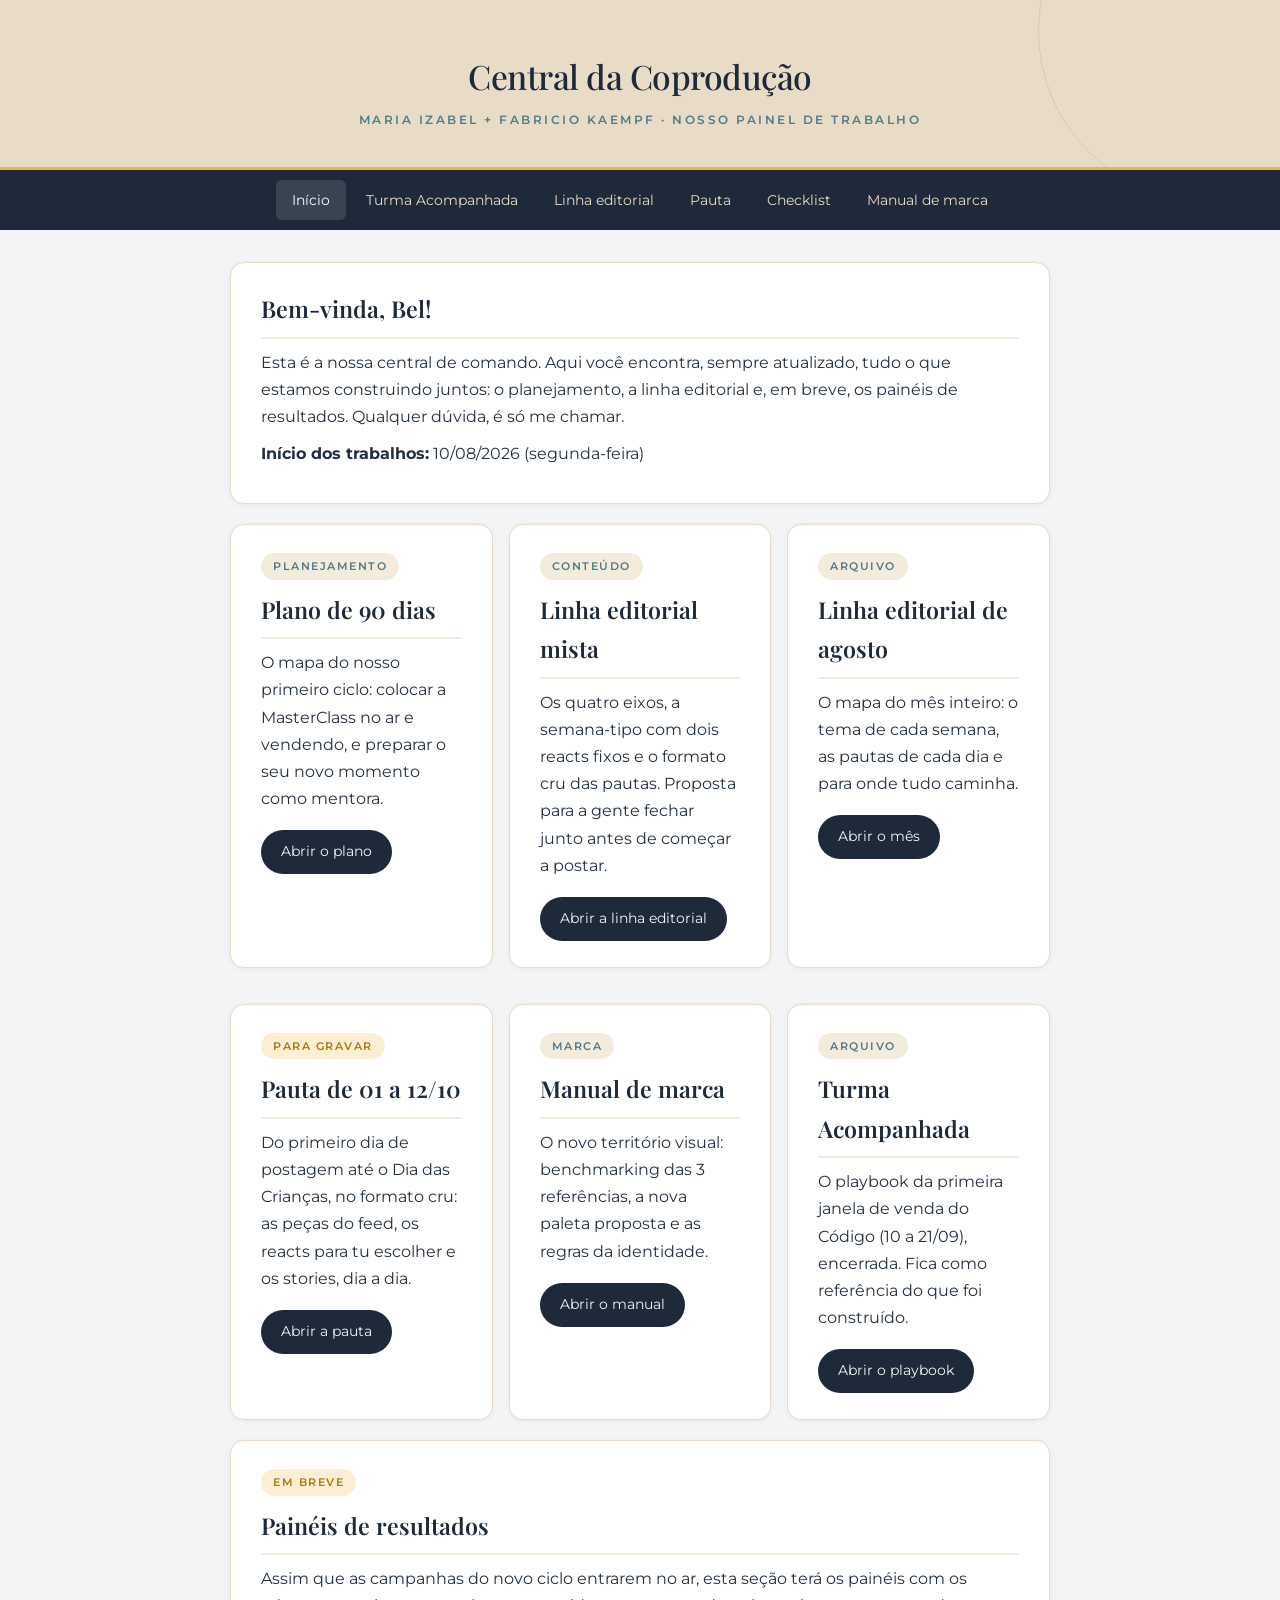
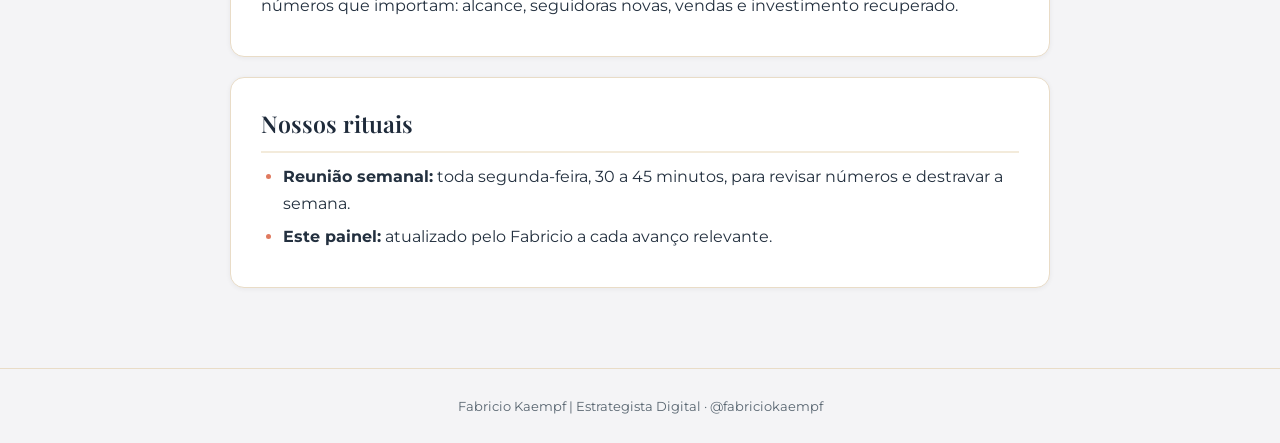
<file: index.html>
<!DOCTYPE html>
<html lang="pt-BR">
<head>
  <meta charset="UTF-8">
  <meta name="viewport" content="width=device-width, initial-scale=1.0">
  <title>Central da Coprodução · Maria Izabel</title>
  <link href="https://fonts.googleapis.com/css2?family=Playfair+Display:ital,wght@0,400;0,500;0,600;1,400&family=Montserrat:wght@400;500;600&family=Caveat:wght@500&display=swap" rel="stylesheet">
  <link rel="stylesheet" href="styles.css">
</head>
<body>
  <header>
    <h1>Central da Coprodução</h1>
    <p>Maria Izabel + Fabricio Kaempf · Nosso painel de trabalho</p>
  </header>
  <nav>
    <a href="index.html" class="ativo">Início</a>
    <a href="turma-acompanhada.html">Turma Acompanhada</a>
    <a href="linha-editorial-mista.html">Linha editorial</a>
    <a href="pauta-01-10.html">Pauta</a>
    <a href="checklist.html">Checklist</a>
    <a href="manual-marca.html">Manual de marca</a>
  </nav>
  <main>
    <div class="card">
      <h2>Bem-vinda, Bel!</h2>
      <p>Esta é a nossa central de comando. Aqui você encontra, sempre atualizado, tudo o que estamos construindo juntos: o planejamento, a linha editorial e, em breve, os painéis de resultados. Qualquer dúvida, é só me chamar.</p>
      <p><strong>Início dos trabalhos:</strong> 10/08/2026 (segunda-feira)</p>
    </div>

    <div class="grid">
      <div class="card">
        <span class="tag">Planejamento</span>
        <h2>Plano de 90 dias</h2>
        <p>O mapa do nosso primeiro ciclo: colocar a MasterClass no ar e vendendo, e preparar o seu novo momento como mentora.</p>
        <a class="botao" href="plano-90-dias.html">Abrir o plano</a>
      </div>
      <div class="card">
        <span class="tag">Conteúdo</span>
        <h2>Linha editorial mista</h2>
        <p>Os quatro eixos, a semana-tipo com dois reacts fixos e o formato cru das pautas. Proposta para a gente fechar junto antes de começar a postar.</p>
        <a class="botao" href="linha-editorial-mista.html">Abrir a linha editorial</a>
      </div>
      <div class="card">
        <span class="tag">Arquivo</span>
        <h2>Linha editorial de agosto</h2>
        <p>O mapa do mês inteiro: o tema de cada semana, as pautas de cada dia e para onde tudo caminha.</p>
        <a class="botao" href="planejamento-agosto.html">Abrir o mês</a>
      </div>
      <div class="card">
        <span class="tag acento">Para gravar</span>
        <h2>Pauta de 01 a 12/10</h2>
        <p>Do primeiro dia de postagem até o Dia das Crianças, no formato cru: as peças do feed, os reacts para tu escolher e os stories, dia a dia.</p>
        <a class="botao" href="pauta-01-10.html">Abrir a pauta</a>
      </div>
      <div class="card">
        <span class="tag">Marca</span>
        <h2>Manual de marca</h2>
        <p>O novo território visual: benchmarking das 3 referências, a nova paleta proposta e as regras da identidade.</p>
        <a class="botao" href="manual-marca.html">Abrir o manual</a>
      </div>
      <div class="card">
        <span class="tag">Arquivo</span>
        <h2>Turma Acompanhada</h2>
        <p>O playbook da primeira janela de venda do Código (10 a 21/09), encerrada. Fica como referência do que foi construído.</p>
        <a class="botao" href="turma-acompanhada.html">Abrir o playbook</a>
      </div>
    </div>

    <div class="card">
      <span class="tag acento">Em breve</span>
      <h2>Painéis de resultados</h2>
      <p>Assim que as campanhas do novo ciclo entrarem no ar, esta seção terá os painéis com os números que importam: alcance, seguidoras novas, vendas e investimento recuperado.</p>
    </div>

    <div class="card">
      <h2>Nossos rituais</h2>
      <ul>
        <li><strong>Reunião semanal:</strong> toda segunda-feira, 30 a 45 minutos, para revisar números e destravar a semana.</li>
        <li><strong>Este painel:</strong> atualizado pelo Fabricio a cada avanço relevante.</li>
      </ul>
    </div>
  </main>
  <footer>
    Fabricio Kaempf | Estrategista Digital · @fabriciokaempf
  </footer>
</body>
</html>
</file>
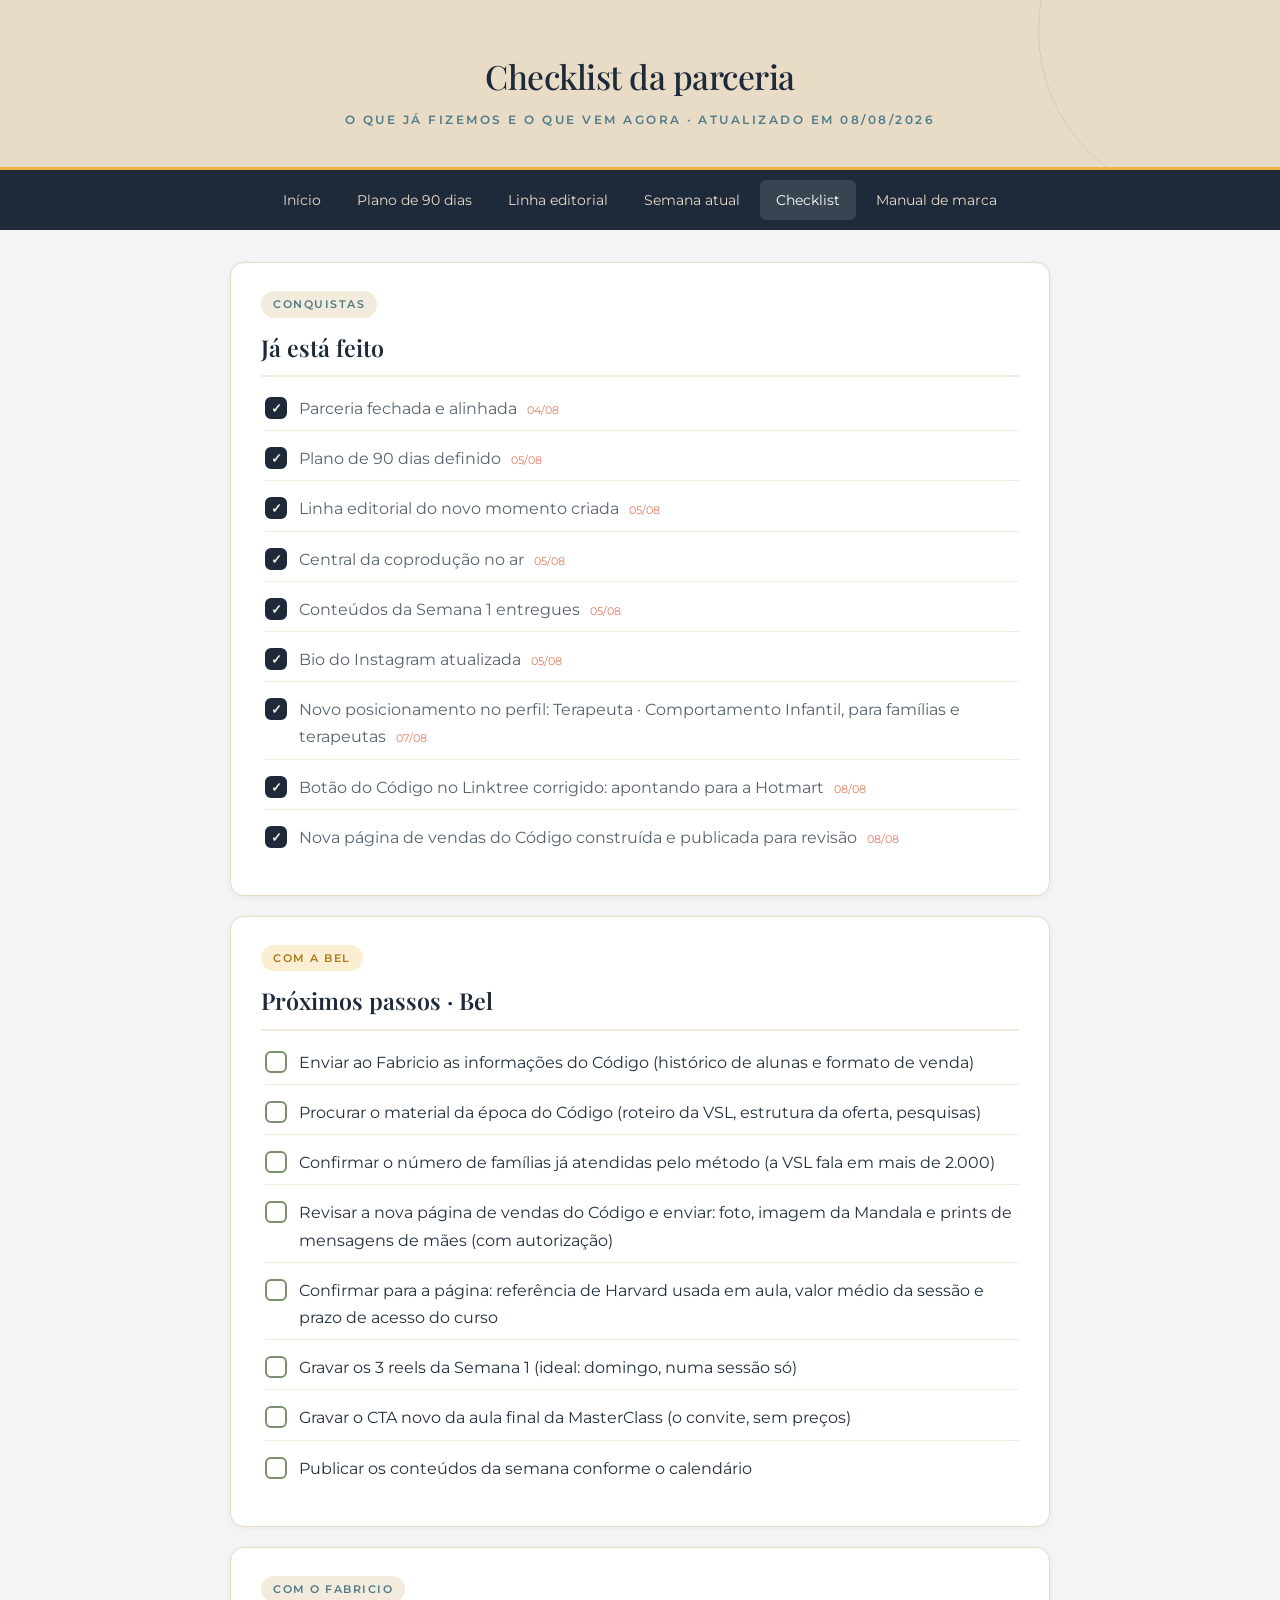
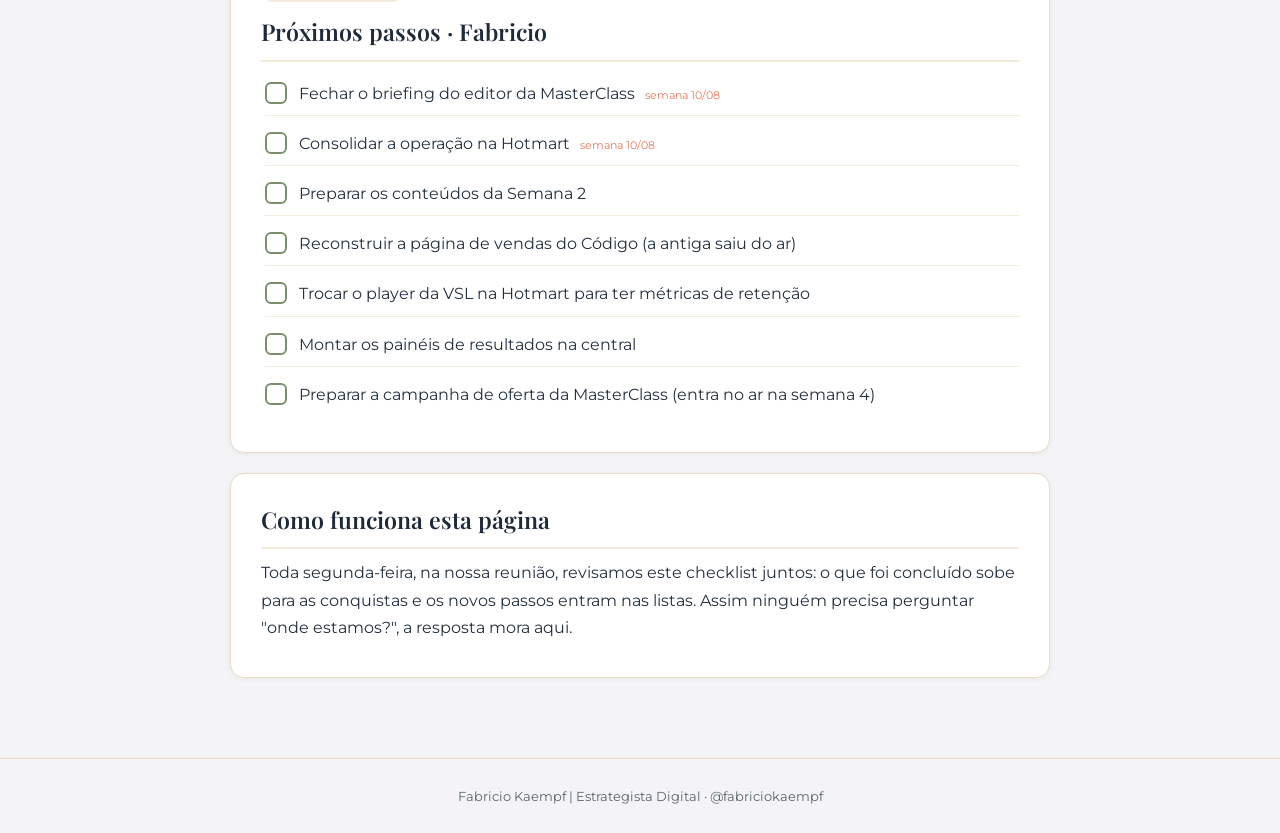
<file: checklist.html>
<!DOCTYPE html>
<html lang="pt-BR">
<head>
  <meta charset="UTF-8">
  <meta name="viewport" content="width=device-width, initial-scale=1.0">
  <title>Checklist · Central da Coprodução</title>
  <link href="https://fonts.googleapis.com/css2?family=Playfair+Display:ital,wght@0,400;0,500;0,600;1,400&family=Montserrat:wght@400;500;600&family=Caveat:wght@500&display=swap" rel="stylesheet">
  <link rel="stylesheet" href="styles.css">
  <style>
    ul.check { list-style: none; padding-left: 4px; }
    ul.check li {
      padding: 8px 0 8px 34px;
      position: relative;
      border-bottom: 1px solid var(--creme);
    }
    ul.check li:last-child { border-bottom: none; }
    ul.check li::before {
      content: '';
      position: absolute;
      left: 0; top: 10px;
      width: 18px; height: 18px;
      border: 2px solid var(--verde-s);
      border-radius: 6px;
      background: #fff;
    }
    ul.check li.feito { color: var(--txt2); }
    ul.check li.feito::before {
      content: '✓';
      background: var(--verde);
      border-color: var(--verde);
      color: var(--creme);
      font-size: 13px;
      font-weight: 700;
      text-align: center;
      line-height: 18px;
    }
    .data {
      font-family: 'Montserrat', sans-serif;
      font-size: 0.68rem;
      color: var(--terra);
      margin-left: 6px;
    }
  </style>
</head>
<body>
  <header>
    <h1>Checklist da parceria</h1>
    <p>O que já fizemos e o que vem agora · Atualizado em 08/08/2026</p>
  </header>
  <nav>
    <a href="index.html">Início</a>
    <a href="plano-90-dias.html">Plano de 90 dias</a>
    <a href="linha-editorial.html">Linha editorial</a>
    <a href="conteudos-semana-01.html">Semana atual</a>
    <a href="checklist.html" class="ativo">Checklist</a>
    <a href="manual-marca.html">Manual de marca</a>
  </nav>
  <main>
    <div class="card">
      <span class="tag">Conquistas</span>
      <h2>Já está feito</h2>
      <ul class="check">
        <li class="feito">Parceria fechada e alinhada <span class="data">04/08</span></li>
        <li class="feito">Plano de 90 dias definido <span class="data">05/08</span></li>
        <li class="feito">Linha editorial do novo momento criada <span class="data">05/08</span></li>
        <li class="feito">Central da coprodução no ar <span class="data">05/08</span></li>
        <li class="feito">Conteúdos da Semana 1 entregues <span class="data">05/08</span></li>
        <li class="feito">Bio do Instagram atualizada <span class="data">05/08</span></li>
        <li class="feito">Novo posicionamento no perfil: Terapeuta · Comportamento Infantil, para famílias e terapeutas <span class="data">07/08</span></li>
        <li class="feito">Botão do Código no Linktree corrigido: apontando para a Hotmart <span class="data">08/08</span></li>
        <li class="feito">Nova página de vendas do Código construída e publicada para revisão <span class="data">08/08</span></li>
      </ul>
    </div>

    <div class="card">
      <span class="tag acento">Com a Bel</span>
      <h2>Próximos passos · Bel</h2>
      <ul class="check">
        <li>Enviar ao Fabricio as informações do Código (histórico de alunas e formato de venda)</li>
        <li>Procurar o material da época do Código (roteiro da VSL, estrutura da oferta, pesquisas)</li>
        <li>Confirmar o número de famílias já atendidas pelo método (a VSL fala em mais de 2.000)</li>
        <li>Revisar a nova página de vendas do Código e enviar: foto, imagem da Mandala e prints de mensagens de mães (com autorização)</li>
        <li>Confirmar para a página: referência de Harvard usada em aula, valor médio da sessão e prazo de acesso do curso</li>
        <li>Gravar os 3 reels da Semana 1 (ideal: domingo, numa sessão só)</li>
        <li>Gravar o CTA novo da aula final da MasterClass (o convite, sem preços)</li>
        <li>Publicar os conteúdos da semana conforme o calendário</li>
      </ul>
    </div>

    <div class="card">
      <span class="tag">Com o Fabricio</span>
      <h2>Próximos passos · Fabricio</h2>
      <ul class="check">
        <li>Fechar o briefing do editor da MasterClass <span class="data">semana 10/08</span></li>
        <li>Consolidar a operação na Hotmart <span class="data">semana 10/08</span></li>
        <li>Preparar os conteúdos da Semana 2</li>
        <li>Reconstruir a página de vendas do Código (a antiga saiu do ar)</li>
        <li>Trocar o player da VSL na Hotmart para ter métricas de retenção</li>
        <li>Montar os painéis de resultados na central</li>
        <li>Preparar a campanha de oferta da MasterClass (entra no ar na semana 4)</li>
      </ul>
    </div>

    <div class="card">
      <h2>Como funciona esta página</h2>
      <p>Toda segunda-feira, na nossa reunião, revisamos este checklist juntos: o que foi concluído sobe para as conquistas e os novos passos entram nas listas. Assim ninguém precisa perguntar "onde estamos?", a resposta mora aqui.</p>
    </div>
  </main>
  <footer>
    Fabricio Kaempf | Estrategista Digital · @fabriciokaempf
  </footer>
</body>
</html>
</file>
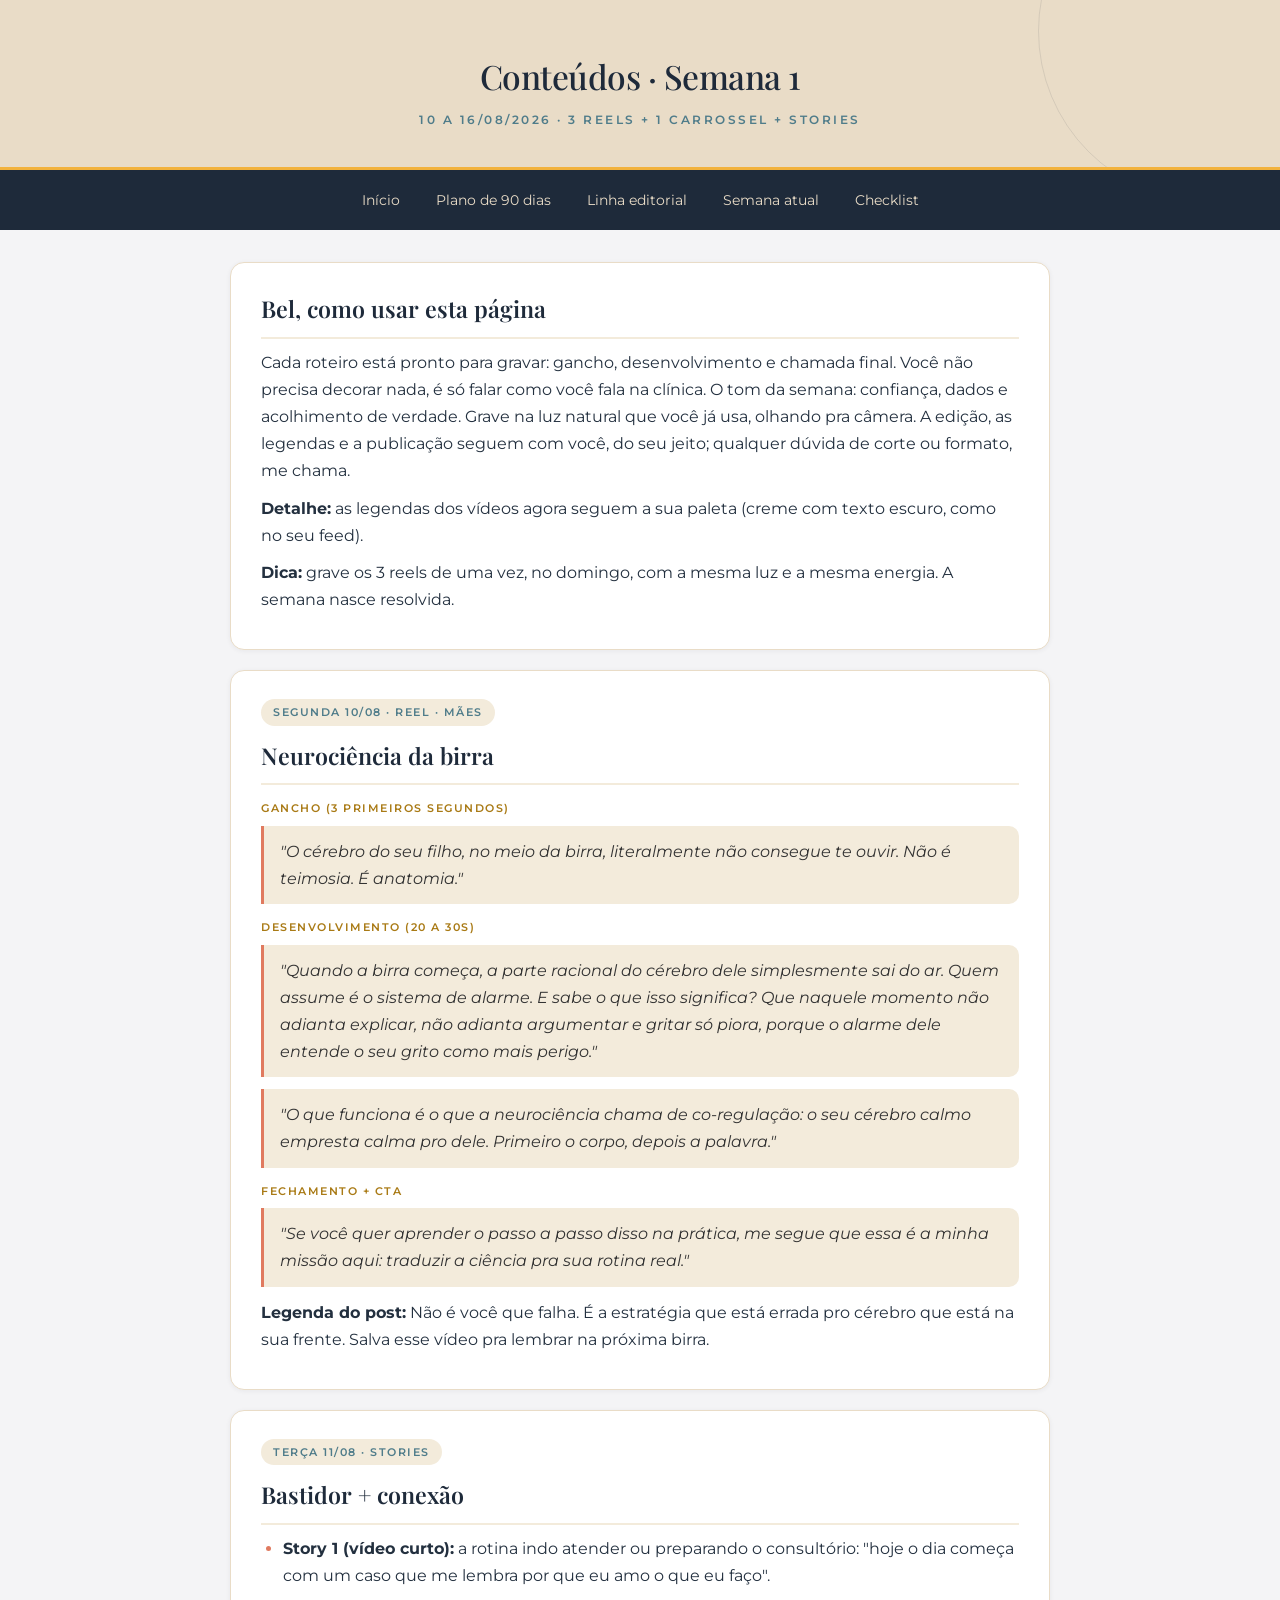
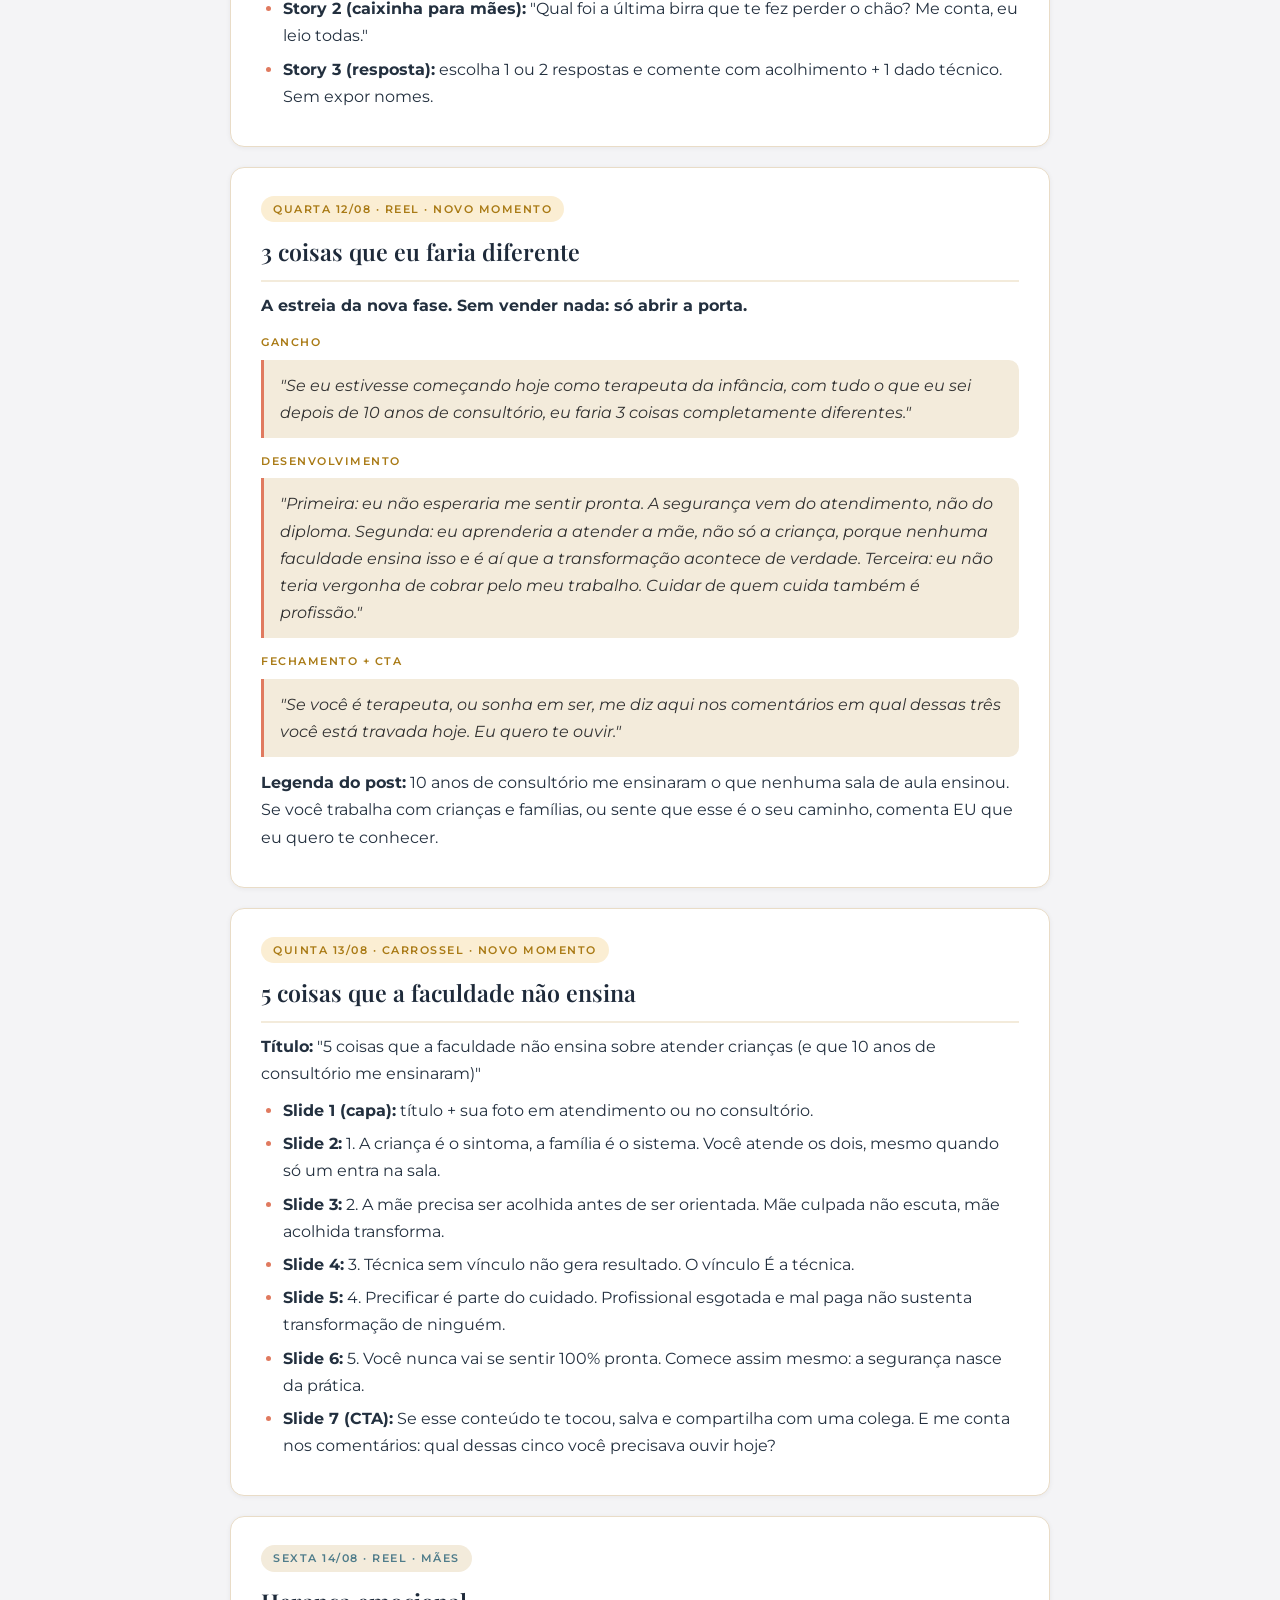
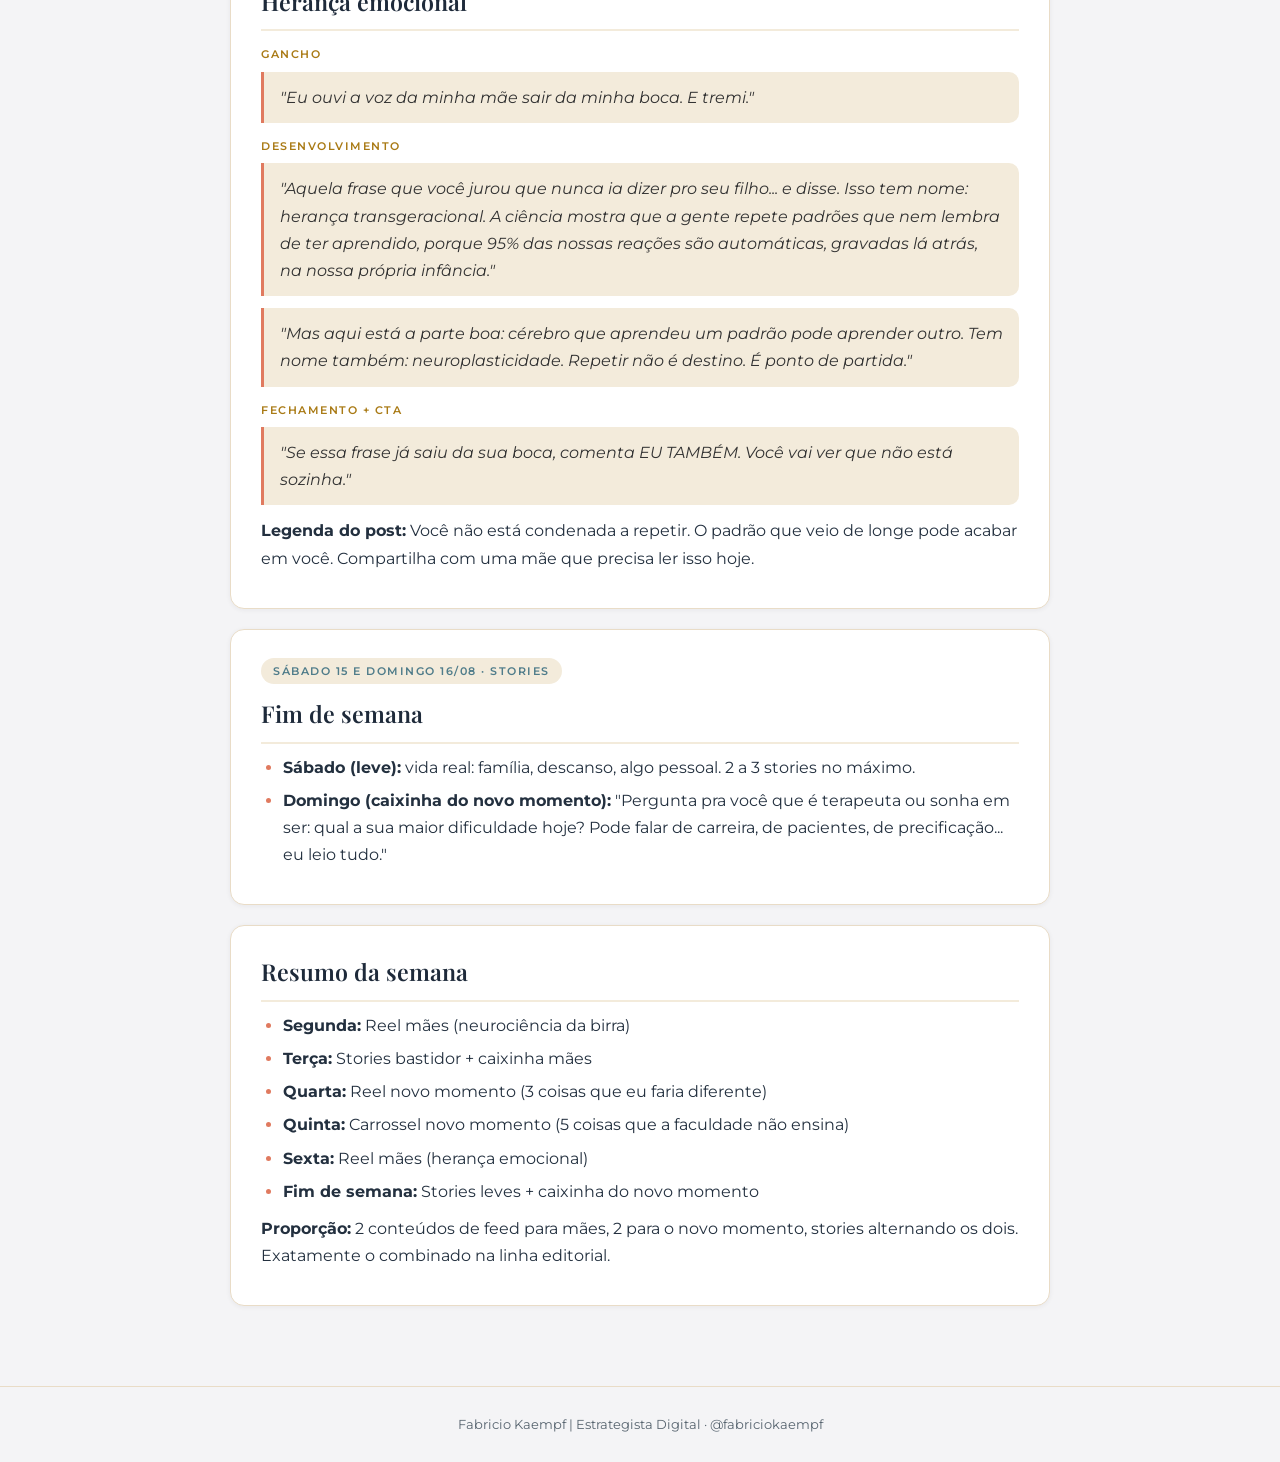
<file: conteudos-semana-01.html>
<!DOCTYPE html>
<html lang="pt-BR">
<head>
  <meta charset="UTF-8">
  <meta name="viewport" content="width=device-width, initial-scale=1.0">
  <title>Conteúdos · Semana 1 · Central da Coprodução</title>
  <link href="https://fonts.googleapis.com/css2?family=Playfair+Display:ital,wght@0,400;0,500;0,600;1,400&family=Montserrat:wght@400;500;600&family=Caveat:wght@500&display=swap" rel="stylesheet">
  <link rel="stylesheet" href="styles.css">
  <style>
    .fala {
      background: var(--creme);
      border-left: 3px solid var(--terra);
      border-radius: 0 10px 10px 0;
      padding: 12px 16px;
      margin: 8px 0 12px;
      font-style: italic;
      color: #333;
    }
    .rotulo {
      font-family: 'Montserrat', sans-serif;
      font-size: 0.68rem;
      letter-spacing: 1.5px;
      text-transform: uppercase;
      color: var(--mostarda);
      margin: 14px 0 4px;
      font-weight: 600;
    }
  </style>
</head>
<body>
  <header>
    <h1>Conteúdos · Semana 1</h1>
    <p>10 a 16/08/2026 · 3 reels + 1 carrossel + stories</p>
  </header>
  <nav>
    <a href="index.html">Início</a>
    <a href="plano-90-dias.html">Plano de 90 dias</a>
    <a href="linha-editorial.html">Linha editorial</a>
    <a href="conteudos-semana-02.html">Semana atual</a>
    <a href="checklist.html">Checklist</a>
  </nav>
  <main>
    <div class="card">
      <h2>Bel, como usar esta página</h2>
      <p>Cada roteiro está pronto para gravar: gancho, desenvolvimento e chamada final. Você não precisa decorar nada, é só falar como você fala na clínica. O tom da semana: confiança, dados e acolhimento de verdade. Grave na luz natural que você já usa, olhando pra câmera. A edição, as legendas e a publicação seguem com você, do seu jeito; qualquer dúvida de corte ou formato, me chama.</p>
      <p><strong>Detalhe:</strong> as legendas dos vídeos agora seguem a sua paleta (creme com texto escuro, como no seu feed).</p>
      <p><strong>Dica:</strong> grave os 3 reels de uma vez, no domingo, com a mesma luz e a mesma energia. A semana nasce resolvida.</p>
    </div>

    <div class="card">
      <span class="tag">Segunda 10/08 · Reel · Mães</span>
      <h2>Neurociência da birra</h2>
      <div class="rotulo">Gancho (3 primeiros segundos)</div>
      <div class="fala">"O cérebro do seu filho, no meio da birra, literalmente não consegue te ouvir. Não é teimosia. É anatomia."</div>
      <div class="rotulo">Desenvolvimento (20 a 30s)</div>
      <div class="fala">"Quando a birra começa, a parte racional do cérebro dele simplesmente sai do ar. Quem assume é o sistema de alarme. E sabe o que isso significa? Que naquele momento não adianta explicar, não adianta argumentar e gritar só piora, porque o alarme dele entende o seu grito como mais perigo."</div>
      <div class="fala">"O que funciona é o que a neurociência chama de co-regulação: o seu cérebro calmo empresta calma pro dele. Primeiro o corpo, depois a palavra."</div>
      <div class="rotulo">Fechamento + CTA</div>
      <div class="fala">"Se você quer aprender o passo a passo disso na prática, me segue que essa é a minha missão aqui: traduzir a ciência pra sua rotina real."</div>
      <p><strong>Legenda do post:</strong> Não é você que falha. É a estratégia que está errada pro cérebro que está na sua frente. Salva esse vídeo pra lembrar na próxima birra.</p>
    </div>

    <div class="card">
      <span class="tag">Terça 11/08 · Stories</span>
      <h2>Bastidor + conexão</h2>
      <ul>
        <li><strong>Story 1 (vídeo curto):</strong> a rotina indo atender ou preparando o consultório: "hoje o dia começa com um caso que me lembra por que eu amo o que eu faço".</li>
        <li><strong>Story 2 (caixinha para mães):</strong> "Qual foi a última birra que te fez perder o chão? Me conta, eu leio todas."</li>
        <li><strong>Story 3 (resposta):</strong> escolha 1 ou 2 respostas e comente com acolhimento + 1 dado técnico. Sem expor nomes.</li>
      </ul>
    </div>

    <div class="card">
      <span class="tag acento">Quarta 12/08 · Reel · Novo momento</span>
      <h2>3 coisas que eu faria diferente</h2>
      <p><strong>A estreia da nova fase. Sem vender nada: só abrir a porta.</strong></p>
      <div class="rotulo">Gancho</div>
      <div class="fala">"Se eu estivesse começando hoje como terapeuta da infância, com tudo o que eu sei depois de 10 anos de consultório, eu faria 3 coisas completamente diferentes."</div>
      <div class="rotulo">Desenvolvimento</div>
      <div class="fala">"Primeira: eu não esperaria me sentir pronta. A segurança vem do atendimento, não do diploma. Segunda: eu aprenderia a atender a mãe, não só a criança, porque nenhuma faculdade ensina isso e é aí que a transformação acontece de verdade. Terceira: eu não teria vergonha de cobrar pelo meu trabalho. Cuidar de quem cuida também é profissão."</div>
      <div class="rotulo">Fechamento + CTA</div>
      <div class="fala">"Se você é terapeuta, ou sonha em ser, me diz aqui nos comentários em qual dessas três você está travada hoje. Eu quero te ouvir."</div>
      <p><strong>Legenda do post:</strong> 10 anos de consultório me ensinaram o que nenhuma sala de aula ensinou. Se você trabalha com crianças e famílias, ou sente que esse é o seu caminho, comenta EU que eu quero te conhecer.</p>
    </div>

    <div class="card">
      <span class="tag acento">Quinta 13/08 · Carrossel · Novo momento</span>
      <h2>5 coisas que a faculdade não ensina</h2>
      <p><strong>Título:</strong> "5 coisas que a faculdade não ensina sobre atender crianças (e que 10 anos de consultório me ensinaram)"</p>
      <ul>
        <li><strong>Slide 1 (capa):</strong> título + sua foto em atendimento ou no consultório.</li>
        <li><strong>Slide 2:</strong> 1. A criança é o sintoma, a família é o sistema. Você atende os dois, mesmo quando só um entra na sala.</li>
        <li><strong>Slide 3:</strong> 2. A mãe precisa ser acolhida antes de ser orientada. Mãe culpada não escuta, mãe acolhida transforma.</li>
        <li><strong>Slide 4:</strong> 3. Técnica sem vínculo não gera resultado. O vínculo É a técnica.</li>
        <li><strong>Slide 5:</strong> 4. Precificar é parte do cuidado. Profissional esgotada e mal paga não sustenta transformação de ninguém.</li>
        <li><strong>Slide 6:</strong> 5. Você nunca vai se sentir 100% pronta. Comece assim mesmo: a segurança nasce da prática.</li>
        <li><strong>Slide 7 (CTA):</strong> Se esse conteúdo te tocou, salva e compartilha com uma colega. E me conta nos comentários: qual dessas cinco você precisava ouvir hoje?</li>
      </ul>
    </div>

    <div class="card">
      <span class="tag">Sexta 14/08 · Reel · Mães</span>
      <h2>Herança emocional</h2>
      <div class="rotulo">Gancho</div>
      <div class="fala">"Eu ouvi a voz da minha mãe sair da minha boca. E tremi."</div>
      <div class="rotulo">Desenvolvimento</div>
      <div class="fala">"Aquela frase que você jurou que nunca ia dizer pro seu filho... e disse. Isso tem nome: herança transgeracional. A ciência mostra que a gente repete padrões que nem lembra de ter aprendido, porque 95% das nossas reações são automáticas, gravadas lá atrás, na nossa própria infância."</div>
      <div class="fala">"Mas aqui está a parte boa: cérebro que aprendeu um padrão pode aprender outro. Tem nome também: neuroplasticidade. Repetir não é destino. É ponto de partida."</div>
      <div class="rotulo">Fechamento + CTA</div>
      <div class="fala">"Se essa frase já saiu da sua boca, comenta EU TAMBÉM. Você vai ver que não está sozinha."</div>
      <p><strong>Legenda do post:</strong> Você não está condenada a repetir. O padrão que veio de longe pode acabar em você. Compartilha com uma mãe que precisa ler isso hoje.</p>
    </div>

    <div class="card">
      <span class="tag">Sábado 15 e Domingo 16/08 · Stories</span>
      <h2>Fim de semana</h2>
      <ul>
        <li><strong>Sábado (leve):</strong> vida real: família, descanso, algo pessoal. 2 a 3 stories no máximo.</li>
        <li><strong>Domingo (caixinha do novo momento):</strong> "Pergunta pra você que é terapeuta ou sonha em ser: qual a sua maior dificuldade hoje? Pode falar de carreira, de pacientes, de precificação... eu leio tudo."</li>
      </ul>
    </div>

    <div class="card">
      <h2>Resumo da semana</h2>
      <ul>
        <li><strong>Segunda:</strong> Reel mães (neurociência da birra)</li>
        <li><strong>Terça:</strong> Stories bastidor + caixinha mães</li>
        <li><strong>Quarta:</strong> Reel novo momento (3 coisas que eu faria diferente)</li>
        <li><strong>Quinta:</strong> Carrossel novo momento (5 coisas que a faculdade não ensina)</li>
        <li><strong>Sexta:</strong> Reel mães (herança emocional)</li>
        <li><strong>Fim de semana:</strong> Stories leves + caixinha do novo momento</li>
      </ul>
      <p><strong>Proporção:</strong> 2 conteúdos de feed para mães, 2 para o novo momento, stories alternando os dois. Exatamente o combinado na linha editorial.</p>
    </div>
  </main>
  <footer>
    Fabricio Kaempf | Estrategista Digital · @fabriciokaempf
  </footer>
</body>
</html>
</file>
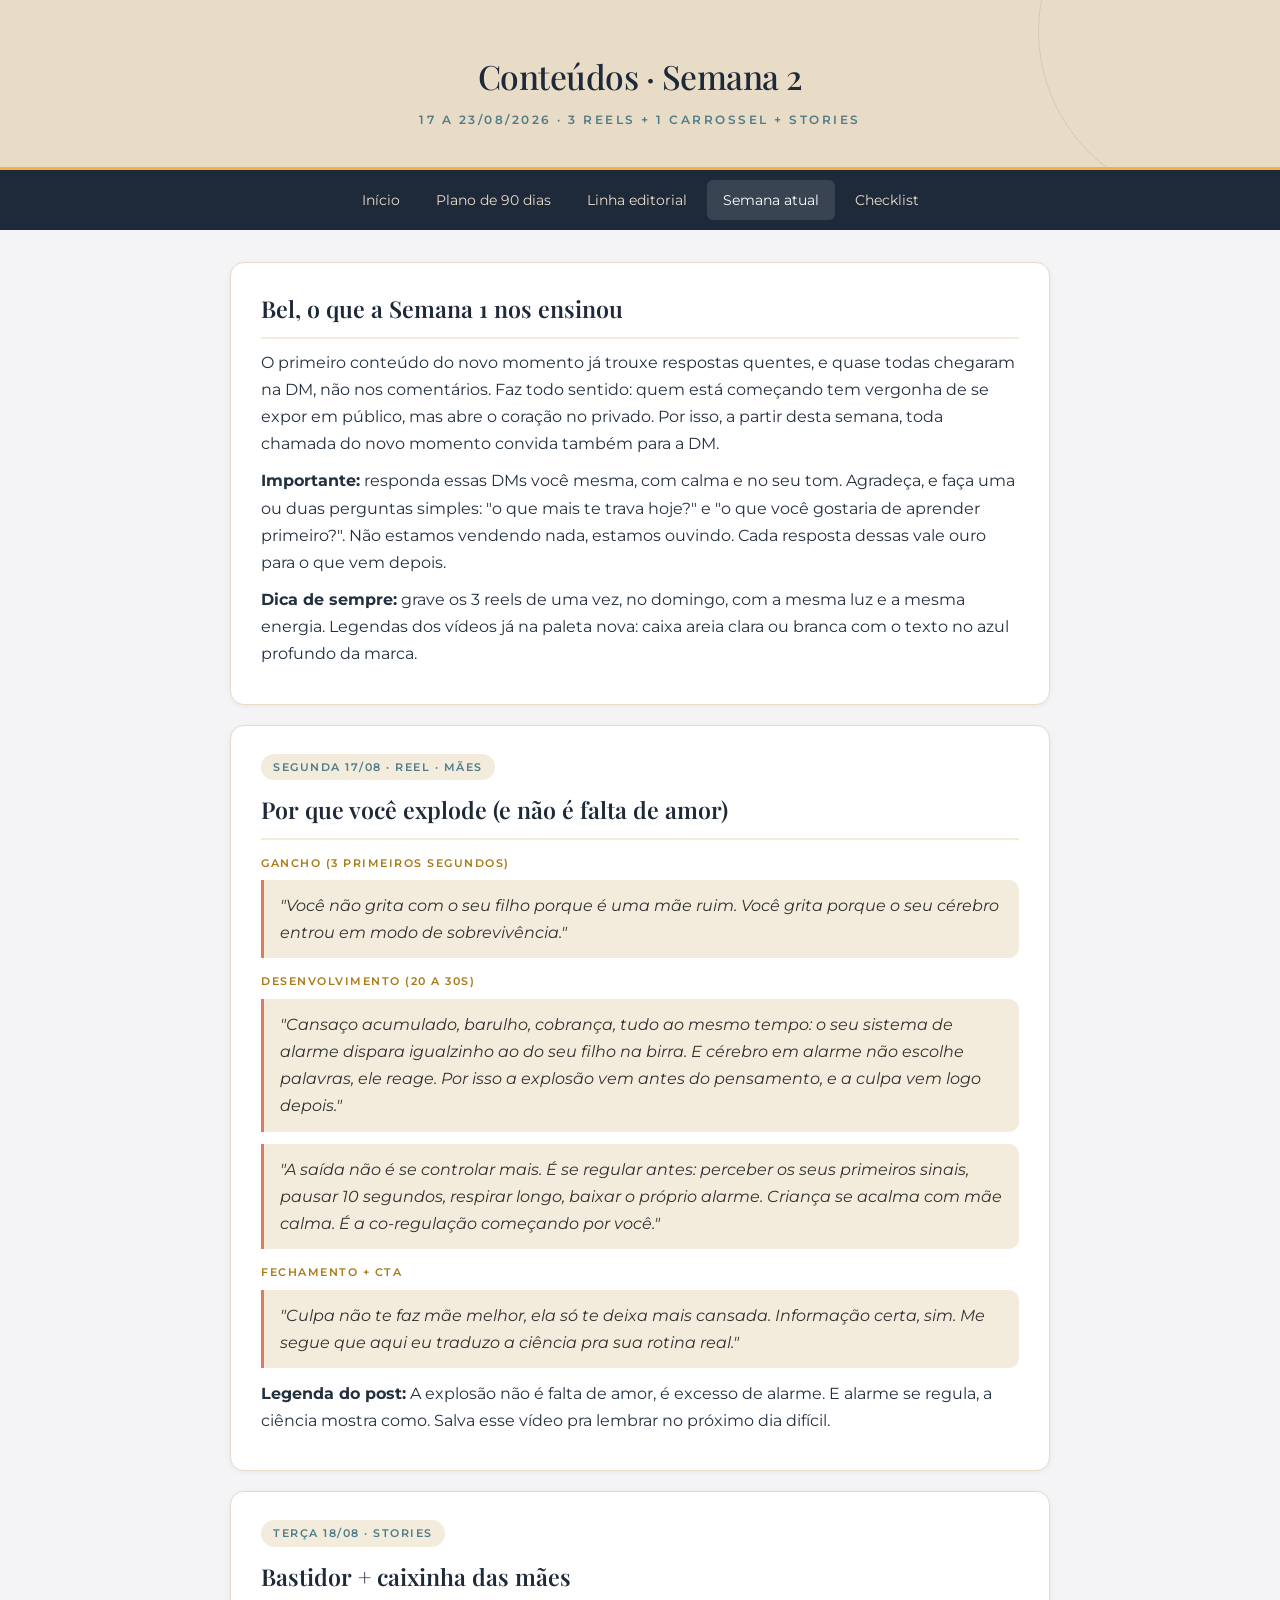
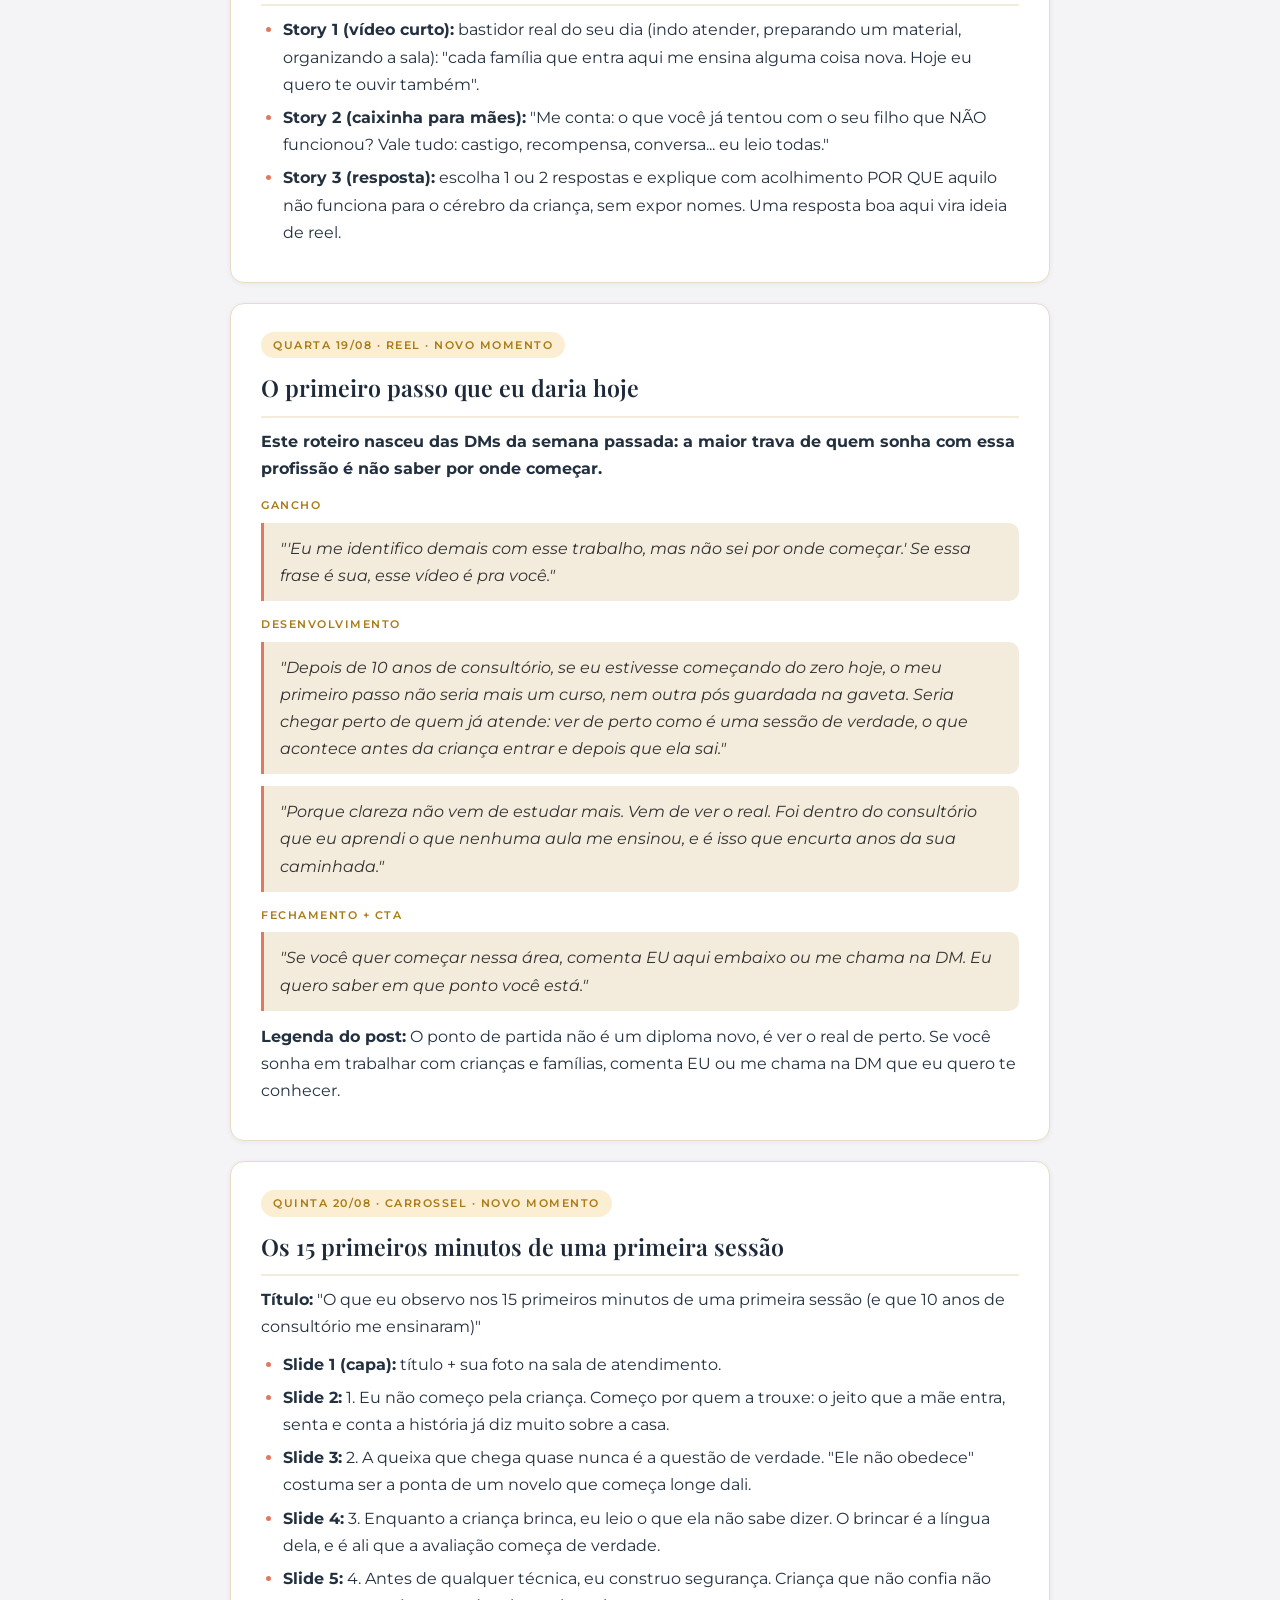
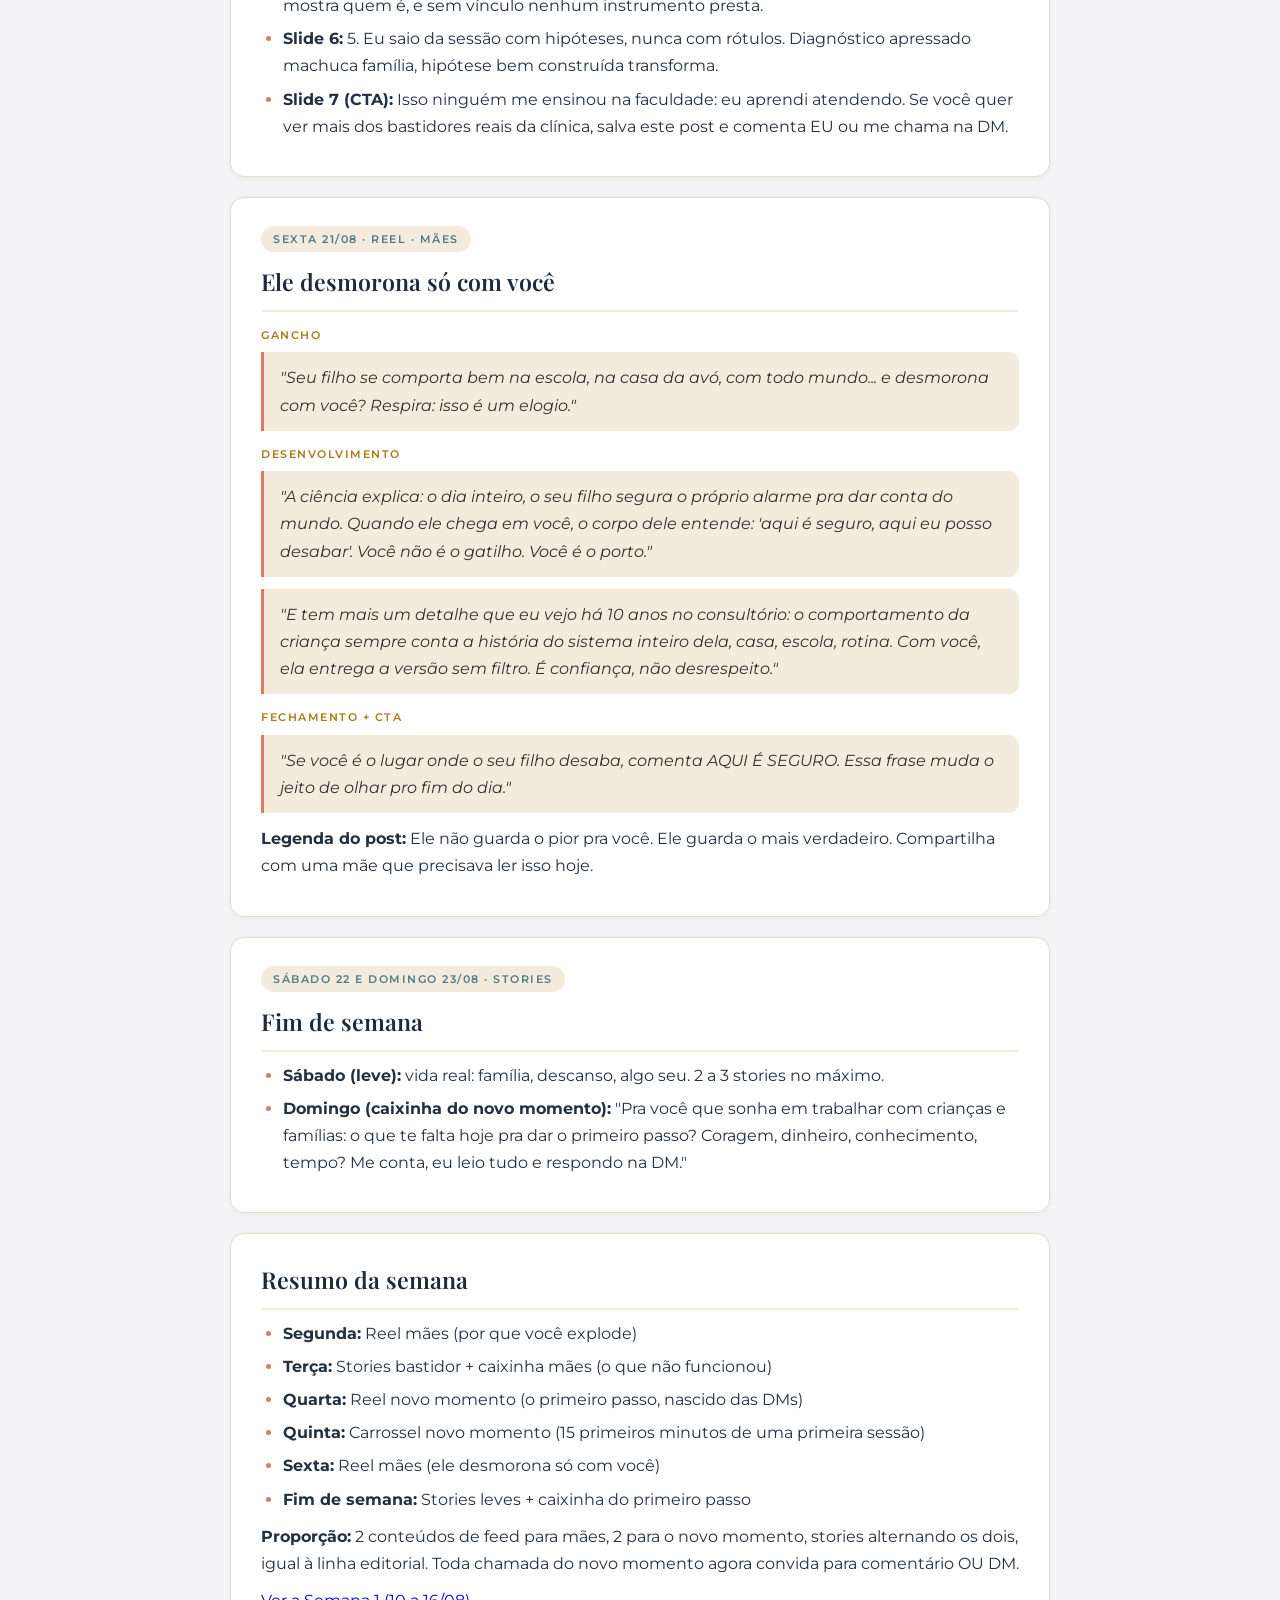
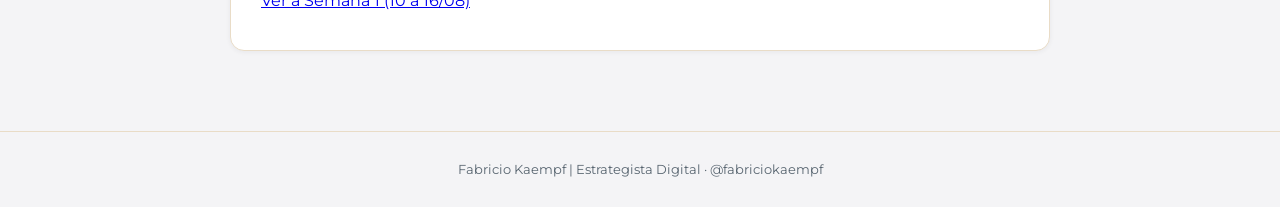
<file: conteudos-semana-02.html>
<!DOCTYPE html>
<html lang="pt-BR">
<head>
  <meta charset="UTF-8">
  <meta name="viewport" content="width=device-width, initial-scale=1.0">
  <title>Conteúdos · Semana 2 · Central da Coprodução</title>
  <link href="https://fonts.googleapis.com/css2?family=Playfair+Display:ital,wght@0,400;0,500;0,600;1,400&family=Montserrat:wght@400;500;600&family=Caveat:wght@500&display=swap" rel="stylesheet">
  <link rel="stylesheet" href="styles.css">
  <style>
    .fala {
      background: var(--creme);
      border-left: 3px solid var(--terra);
      border-radius: 0 10px 10px 0;
      padding: 12px 16px;
      margin: 8px 0 12px;
      font-style: italic;
      color: #333;
    }
    .rotulo {
      font-family: 'Montserrat', sans-serif;
      font-size: 0.68rem;
      letter-spacing: 1.5px;
      text-transform: uppercase;
      color: var(--mostarda);
      margin: 14px 0 4px;
      font-weight: 600;
    }
  </style>
</head>
<body>
  <header>
    <h1>Conteúdos · Semana 2</h1>
    <p>17 a 23/08/2026 · 3 reels + 1 carrossel + stories</p>
  </header>
  <nav>
    <a href="index.html">Início</a>
    <a href="plano-90-dias.html">Plano de 90 dias</a>
    <a href="linha-editorial.html">Linha editorial</a>
    <a href="conteudos-semana-02.html" class="ativo">Semana atual</a>
    <a href="checklist.html">Checklist</a>
  </nav>
  <main>
    <div class="card">
      <h2>Bel, o que a Semana 1 nos ensinou</h2>
      <p>O primeiro conteúdo do novo momento já trouxe respostas quentes, e quase todas chegaram na DM, não nos comentários. Faz todo sentido: quem está começando tem vergonha de se expor em público, mas abre o coração no privado. Por isso, a partir desta semana, toda chamada do novo momento convida também para a DM.</p>
      <p><strong>Importante:</strong> responda essas DMs você mesma, com calma e no seu tom. Agradeça, e faça uma ou duas perguntas simples: "o que mais te trava hoje?" e "o que você gostaria de aprender primeiro?". Não estamos vendendo nada, estamos ouvindo. Cada resposta dessas vale ouro para o que vem depois.</p>
      <p><strong>Dica de sempre:</strong> grave os 3 reels de uma vez, no domingo, com a mesma luz e a mesma energia. Legendas dos vídeos já na paleta nova: caixa areia clara ou branca com o texto no azul profundo da marca.</p>
    </div>

    <div class="card">
      <span class="tag">Segunda 17/08 · Reel · Mães</span>
      <h2>Por que você explode (e não é falta de amor)</h2>
      <div class="rotulo">Gancho (3 primeiros segundos)</div>
      <div class="fala">"Você não grita com o seu filho porque é uma mãe ruim. Você grita porque o seu cérebro entrou em modo de sobrevivência."</div>
      <div class="rotulo">Desenvolvimento (20 a 30s)</div>
      <div class="fala">"Cansaço acumulado, barulho, cobrança, tudo ao mesmo tempo: o seu sistema de alarme dispara igualzinho ao do seu filho na birra. E cérebro em alarme não escolhe palavras, ele reage. Por isso a explosão vem antes do pensamento, e a culpa vem logo depois."</div>
      <div class="fala">"A saída não é se controlar mais. É se regular antes: perceber os seus primeiros sinais, pausar 10 segundos, respirar longo, baixar o próprio alarme. Criança se acalma com mãe calma. É a co-regulação começando por você."</div>
      <div class="rotulo">Fechamento + CTA</div>
      <div class="fala">"Culpa não te faz mãe melhor, ela só te deixa mais cansada. Informação certa, sim. Me segue que aqui eu traduzo a ciência pra sua rotina real."</div>
      <p><strong>Legenda do post:</strong> A explosão não é falta de amor, é excesso de alarme. E alarme se regula, a ciência mostra como. Salva esse vídeo pra lembrar no próximo dia difícil.</p>
    </div>

    <div class="card">
      <span class="tag">Terça 18/08 · Stories</span>
      <h2>Bastidor + caixinha das mães</h2>
      <ul>
        <li><strong>Story 1 (vídeo curto):</strong> bastidor real do seu dia (indo atender, preparando um material, organizando a sala): "cada família que entra aqui me ensina alguma coisa nova. Hoje eu quero te ouvir também".</li>
        <li><strong>Story 2 (caixinha para mães):</strong> "Me conta: o que você já tentou com o seu filho que NÃO funcionou? Vale tudo: castigo, recompensa, conversa... eu leio todas."</li>
        <li><strong>Story 3 (resposta):</strong> escolha 1 ou 2 respostas e explique com acolhimento POR QUE aquilo não funciona para o cérebro da criança, sem expor nomes. Uma resposta boa aqui vira ideia de reel.</li>
      </ul>
    </div>

    <div class="card">
      <span class="tag acento">Quarta 19/08 · Reel · Novo momento</span>
      <h2>O primeiro passo que eu daria hoje</h2>
      <p><strong>Este roteiro nasceu das DMs da semana passada: a maior trava de quem sonha com essa profissão é não saber por onde começar.</strong></p>
      <div class="rotulo">Gancho</div>
      <div class="fala">"'Eu me identifico demais com esse trabalho, mas não sei por onde começar.' Se essa frase é sua, esse vídeo é pra você."</div>
      <div class="rotulo">Desenvolvimento</div>
      <div class="fala">"Depois de 10 anos de consultório, se eu estivesse começando do zero hoje, o meu primeiro passo não seria mais um curso, nem outra pós guardada na gaveta. Seria chegar perto de quem já atende: ver de perto como é uma sessão de verdade, o que acontece antes da criança entrar e depois que ela sai."</div>
      <div class="fala">"Porque clareza não vem de estudar mais. Vem de ver o real. Foi dentro do consultório que eu aprendi o que nenhuma aula me ensinou, e é isso que encurta anos da sua caminhada."</div>
      <div class="rotulo">Fechamento + CTA</div>
      <div class="fala">"Se você quer começar nessa área, comenta EU aqui embaixo ou me chama na DM. Eu quero saber em que ponto você está."</div>
      <p><strong>Legenda do post:</strong> O ponto de partida não é um diploma novo, é ver o real de perto. Se você sonha em trabalhar com crianças e famílias, comenta EU ou me chama na DM que eu quero te conhecer.</p>
    </div>

    <div class="card">
      <span class="tag acento">Quinta 20/08 · Carrossel · Novo momento</span>
      <h2>Os 15 primeiros minutos de uma primeira sessão</h2>
      <p><strong>Título:</strong> "O que eu observo nos 15 primeiros minutos de uma primeira sessão (e que 10 anos de consultório me ensinaram)"</p>
      <ul>
        <li><strong>Slide 1 (capa):</strong> título + sua foto na sala de atendimento.</li>
        <li><strong>Slide 2:</strong> 1. Eu não começo pela criança. Começo por quem a trouxe: o jeito que a mãe entra, senta e conta a história já diz muito sobre a casa.</li>
        <li><strong>Slide 3:</strong> 2. A queixa que chega quase nunca é a questão de verdade. "Ele não obedece" costuma ser a ponta de um novelo que começa longe dali.</li>
        <li><strong>Slide 4:</strong> 3. Enquanto a criança brinca, eu leio o que ela não sabe dizer. O brincar é a língua dela, e é ali que a avaliação começa de verdade.</li>
        <li><strong>Slide 5:</strong> 4. Antes de qualquer técnica, eu construo segurança. Criança que não confia não mostra quem é, e sem vínculo nenhum instrumento presta.</li>
        <li><strong>Slide 6:</strong> 5. Eu saio da sessão com hipóteses, nunca com rótulos. Diagnóstico apressado machuca família, hipótese bem construída transforma.</li>
        <li><strong>Slide 7 (CTA):</strong> Isso ninguém me ensinou na faculdade: eu aprendi atendendo. Se você quer ver mais dos bastidores reais da clínica, salva este post e comenta EU ou me chama na DM.</li>
      </ul>
    </div>

    <div class="card">
      <span class="tag">Sexta 21/08 · Reel · Mães</span>
      <h2>Ele desmorona só com você</h2>
      <div class="rotulo">Gancho</div>
      <div class="fala">"Seu filho se comporta bem na escola, na casa da avó, com todo mundo... e desmorona com você? Respira: isso é um elogio."</div>
      <div class="rotulo">Desenvolvimento</div>
      <div class="fala">"A ciência explica: o dia inteiro, o seu filho segura o próprio alarme pra dar conta do mundo. Quando ele chega em você, o corpo dele entende: 'aqui é seguro, aqui eu posso desabar'. Você não é o gatilho. Você é o porto."</div>
      <div class="fala">"E tem mais um detalhe que eu vejo há 10 anos no consultório: o comportamento da criança sempre conta a história do sistema inteiro dela, casa, escola, rotina. Com você, ela entrega a versão sem filtro. É confiança, não desrespeito."</div>
      <div class="rotulo">Fechamento + CTA</div>
      <div class="fala">"Se você é o lugar onde o seu filho desaba, comenta AQUI É SEGURO. Essa frase muda o jeito de olhar pro fim do dia."</div>
      <p><strong>Legenda do post:</strong> Ele não guarda o pior pra você. Ele guarda o mais verdadeiro. Compartilha com uma mãe que precisava ler isso hoje.</p>
    </div>

    <div class="card">
      <span class="tag">Sábado 22 e Domingo 23/08 · Stories</span>
      <h2>Fim de semana</h2>
      <ul>
        <li><strong>Sábado (leve):</strong> vida real: família, descanso, algo seu. 2 a 3 stories no máximo.</li>
        <li><strong>Domingo (caixinha do novo momento):</strong> "Pra você que sonha em trabalhar com crianças e famílias: o que te falta hoje pra dar o primeiro passo? Coragem, dinheiro, conhecimento, tempo? Me conta, eu leio tudo e respondo na DM."</li>
      </ul>
    </div>

    <div class="card">
      <h2>Resumo da semana</h2>
      <ul>
        <li><strong>Segunda:</strong> Reel mães (por que você explode)</li>
        <li><strong>Terça:</strong> Stories bastidor + caixinha mães (o que não funcionou)</li>
        <li><strong>Quarta:</strong> Reel novo momento (o primeiro passo, nascido das DMs)</li>
        <li><strong>Quinta:</strong> Carrossel novo momento (15 primeiros minutos de uma primeira sessão)</li>
        <li><strong>Sexta:</strong> Reel mães (ele desmorona só com você)</li>
        <li><strong>Fim de semana:</strong> Stories leves + caixinha do primeiro passo</li>
      </ul>
      <p><strong>Proporção:</strong> 2 conteúdos de feed para mães, 2 para o novo momento, stories alternando os dois, igual à linha editorial. Toda chamada do novo momento agora convida para comentário OU DM.</p>
      <p><a href="conteudos-semana-01.html">Ver a Semana 1 (10 a 16/08)</a></p>
    </div>
  </main>
  <footer>
    Fabricio Kaempf | Estrategista Digital · @fabriciokaempf
  </footer>
</body>
</html>
</file>
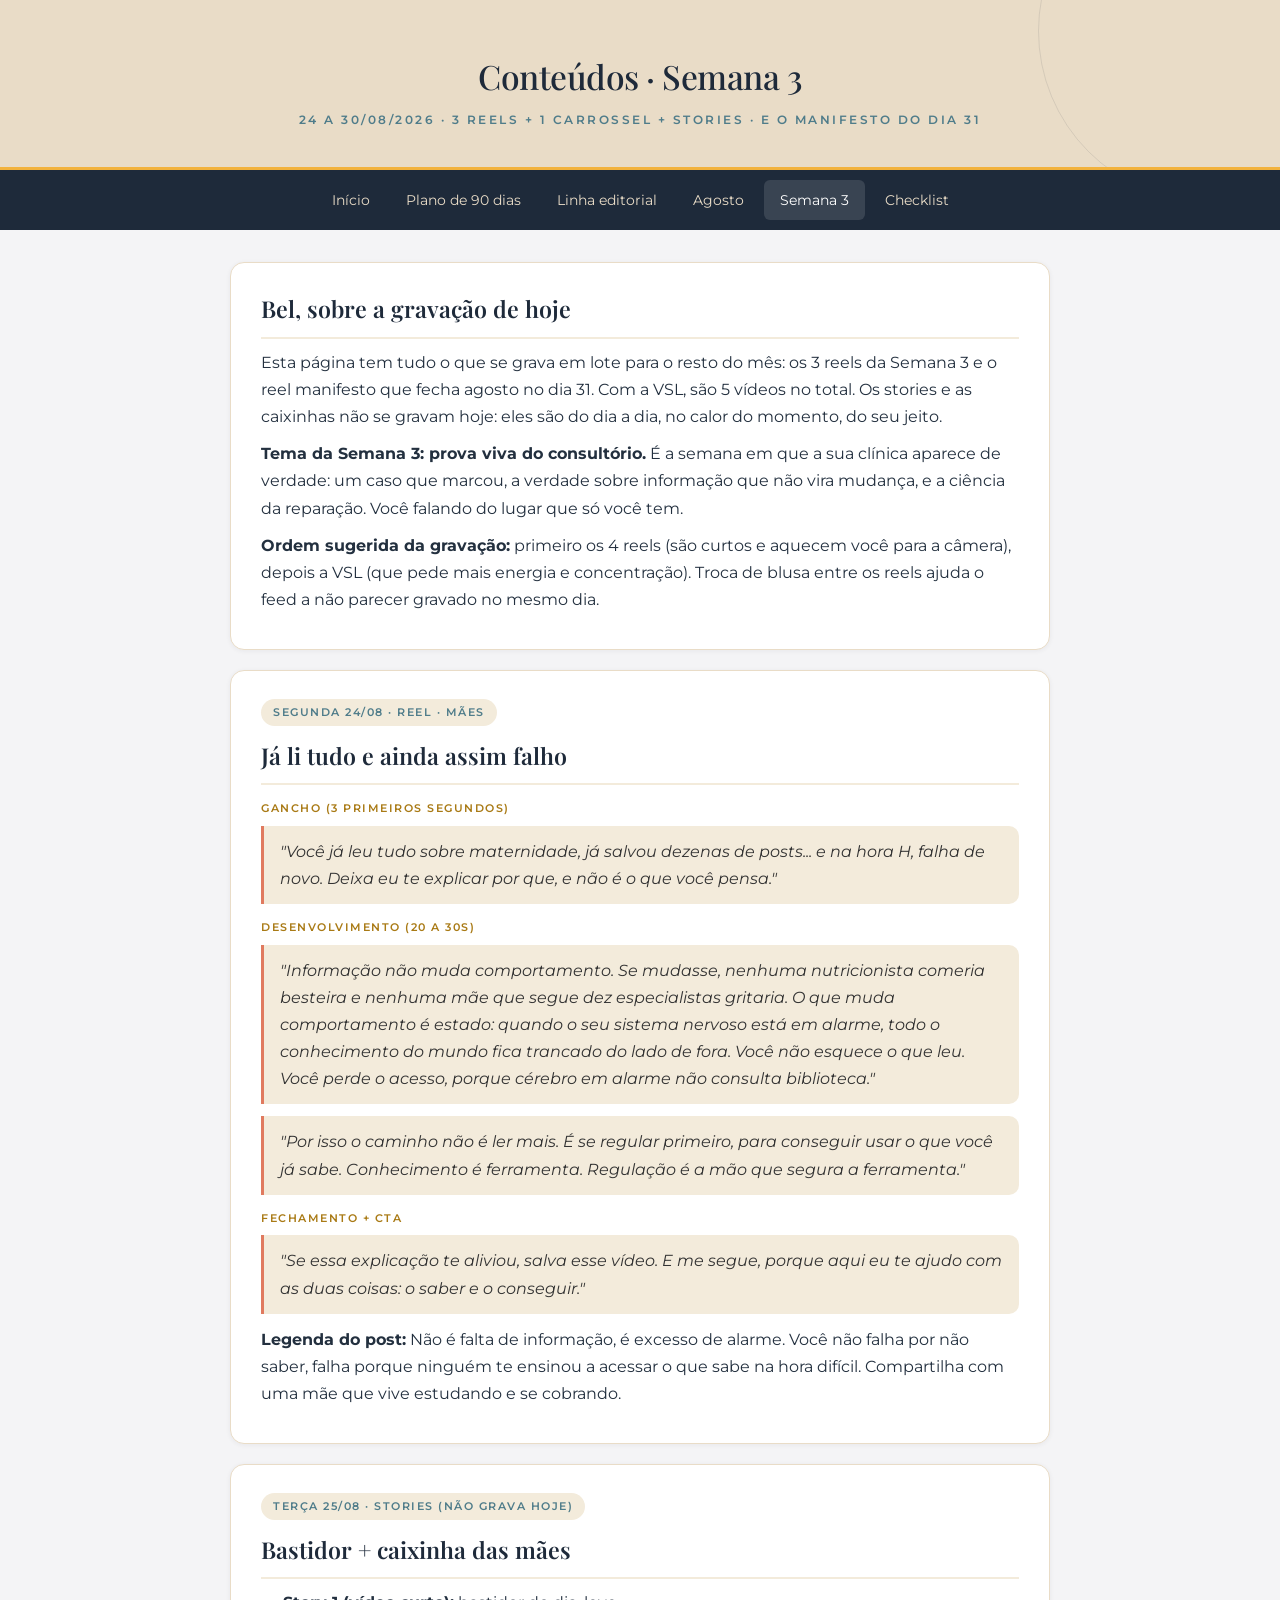
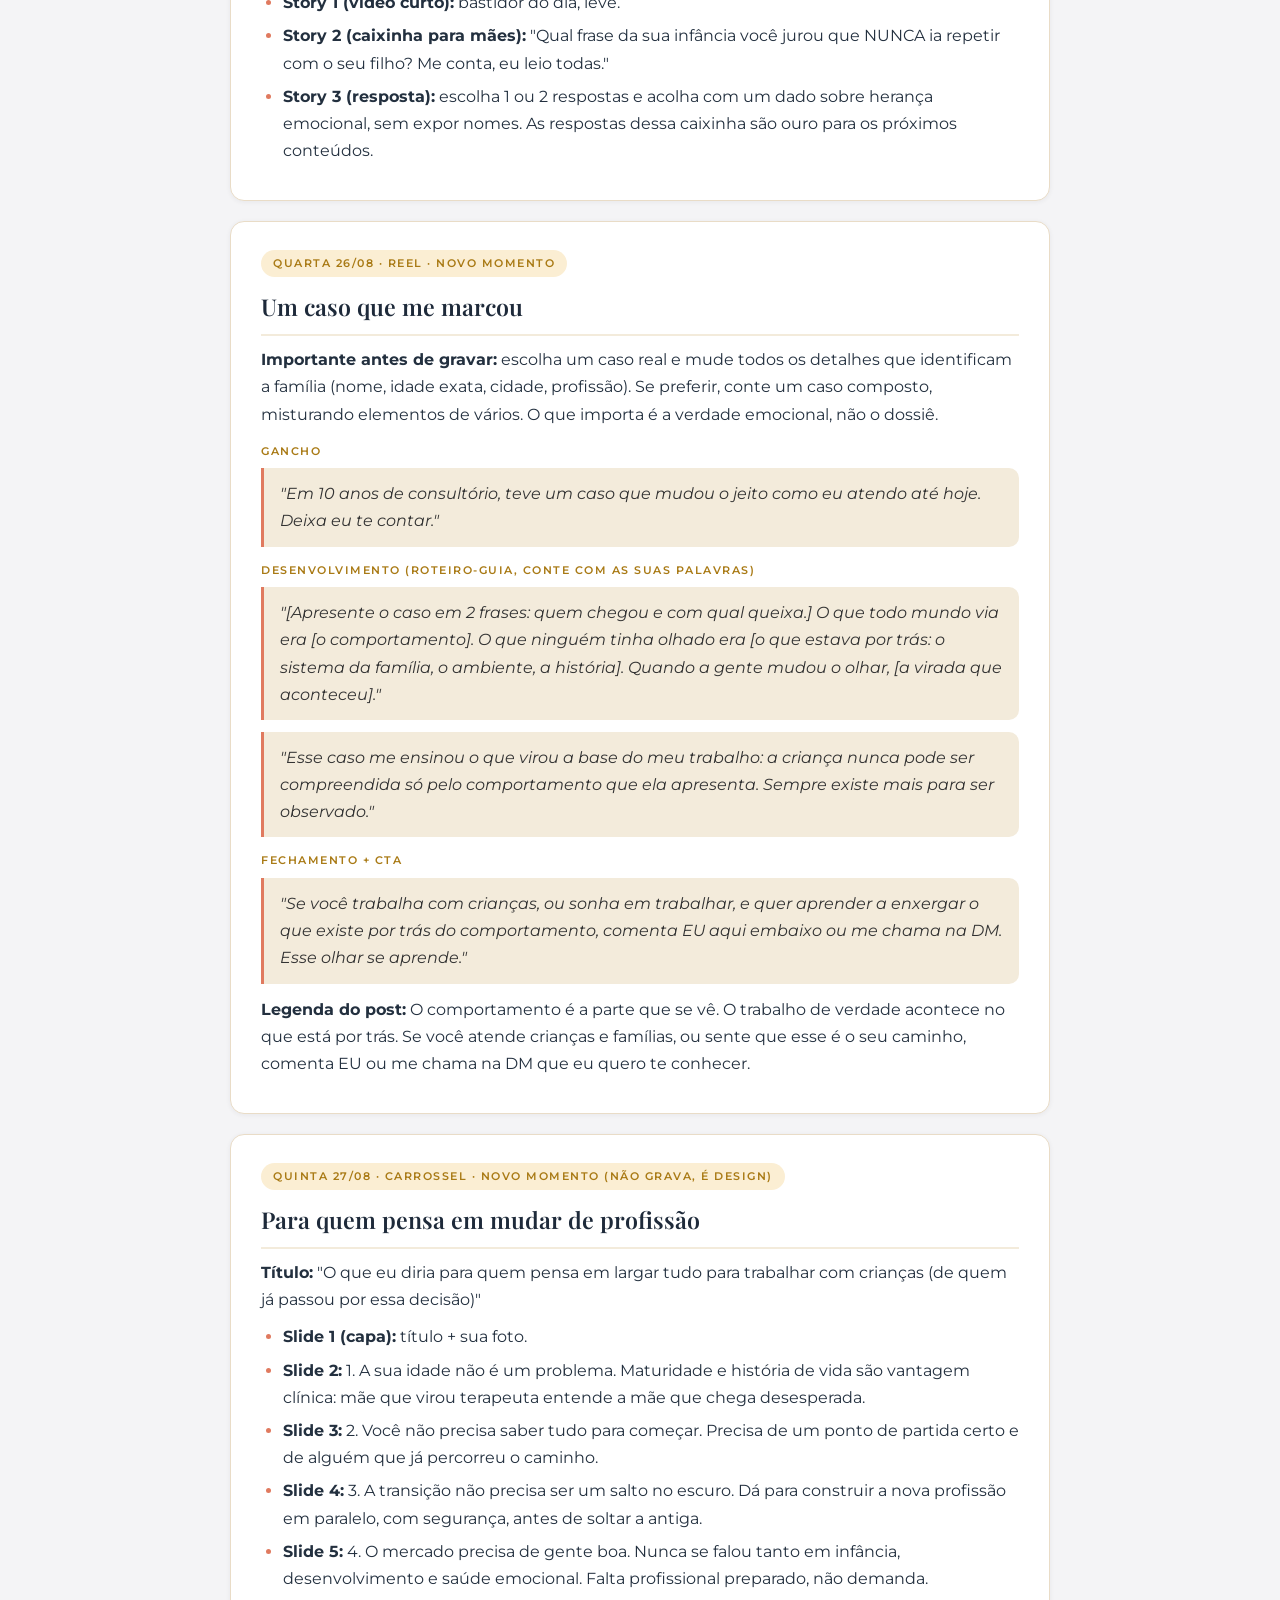
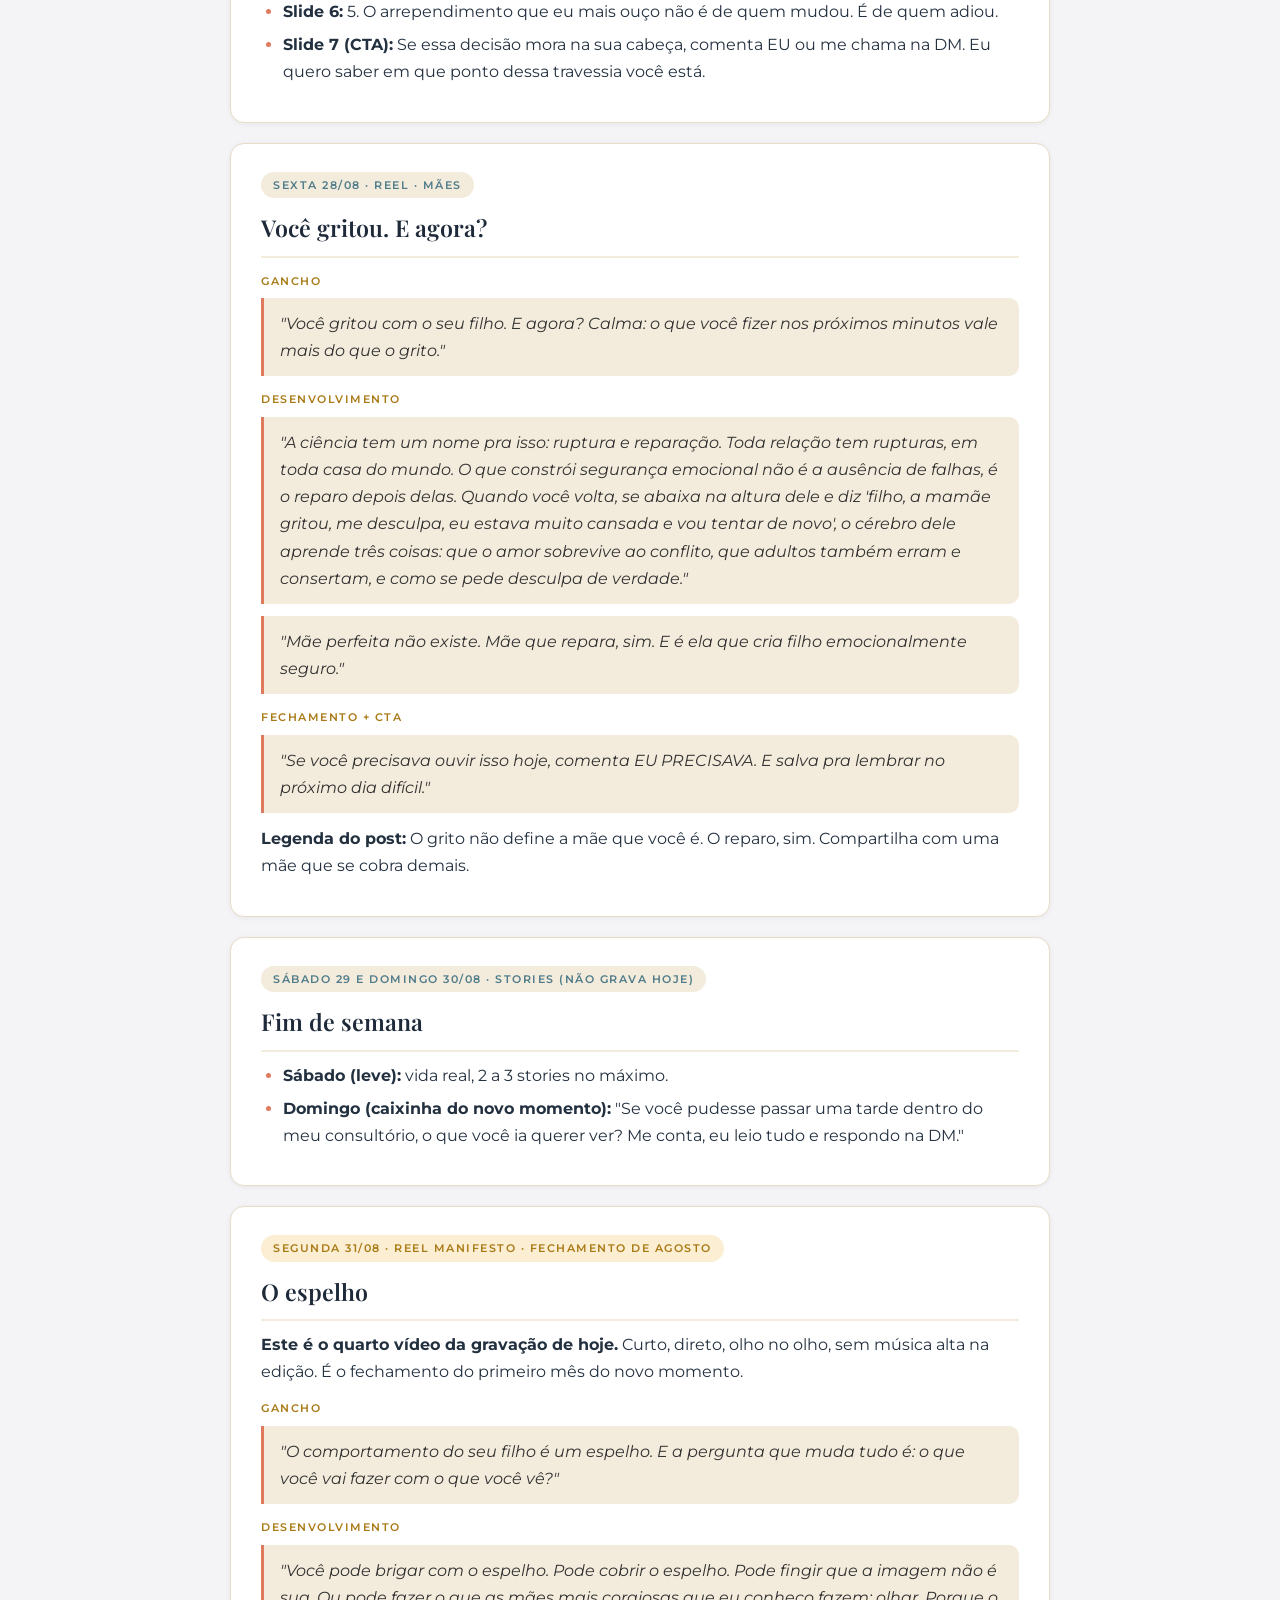
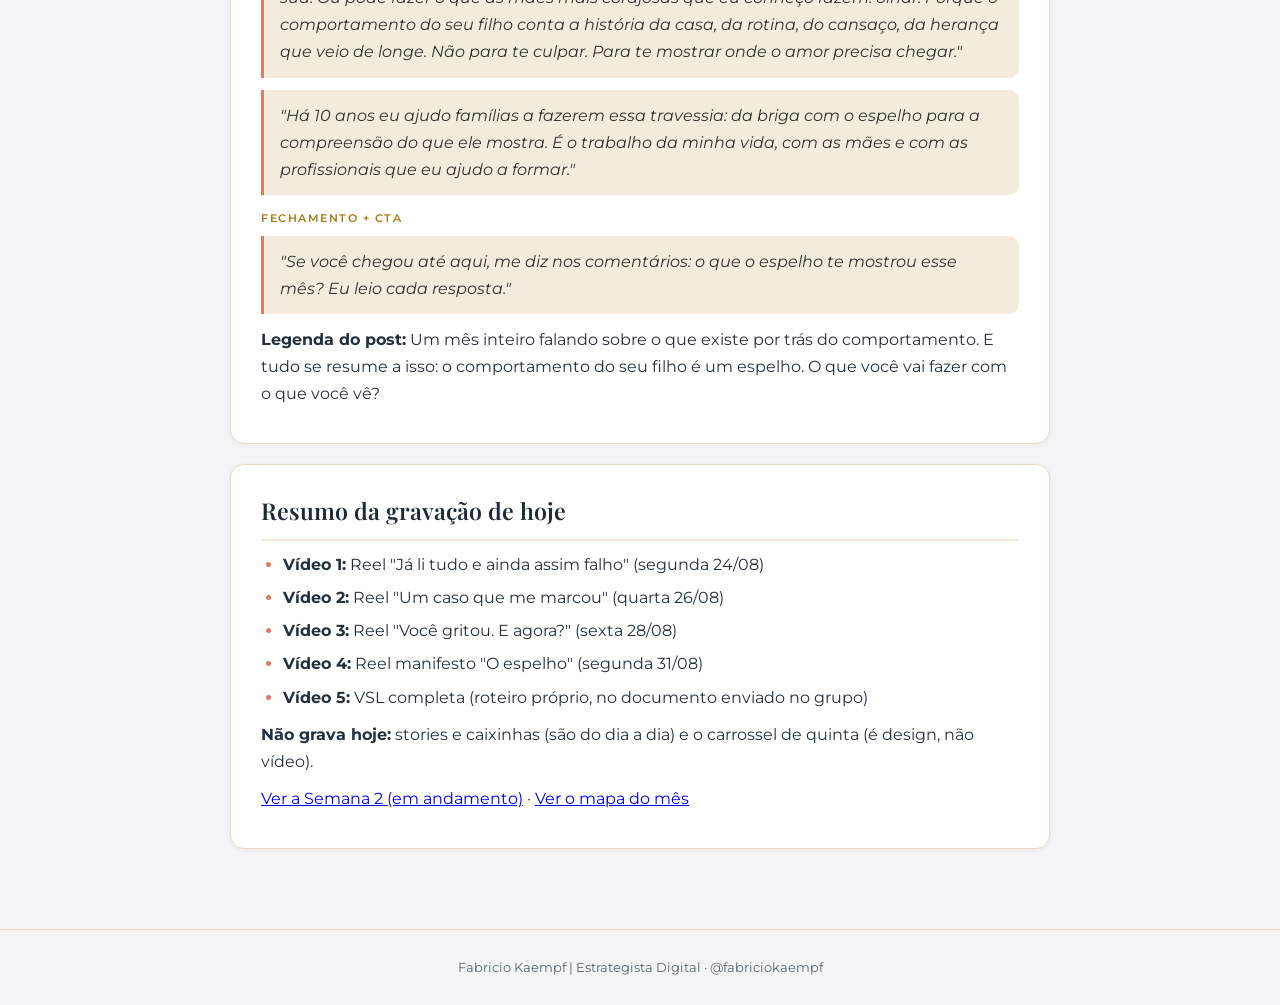
<file: conteudos-semana-03.html>
<!DOCTYPE html>
<html lang="pt-BR">
<head>
  <meta charset="UTF-8">
  <meta name="viewport" content="width=device-width, initial-scale=1.0">
  <title>Conteúdos · Semana 3 · Central da Coprodução</title>
  <link href="https://fonts.googleapis.com/css2?family=Playfair+Display:ital,wght@0,400;0,500;0,600;1,400&family=Montserrat:wght@400;500;600&family=Caveat:wght@500&display=swap" rel="stylesheet">
  <link rel="stylesheet" href="styles.css">
  <style>
    .fala {
      background: var(--creme);
      border-left: 3px solid var(--terra);
      border-radius: 0 10px 10px 0;
      padding: 12px 16px;
      margin: 8px 0 12px;
      font-style: italic;
      color: #333;
    }
    .rotulo {
      font-family: 'Montserrat', sans-serif;
      font-size: 0.68rem;
      letter-spacing: 1.5px;
      text-transform: uppercase;
      color: var(--mostarda);
      margin: 14px 0 4px;
      font-weight: 600;
    }
  </style>
</head>
<body>
  <header>
    <h1>Conteúdos · Semana 3</h1>
    <p>24 a 30/08/2026 · 3 reels + 1 carrossel + stories · e o manifesto do dia 31</p>
  </header>
  <nav>
    <a href="index.html">Início</a>
    <a href="plano-90-dias.html">Plano de 90 dias</a>
    <a href="linha-editorial.html">Linha editorial</a>
    <a href="planejamento-agosto.html">Agosto</a>
    <a href="conteudos-semana-03.html" class="ativo">Semana 3</a>
    <a href="checklist.html">Checklist</a>
  </nav>
  <main>
    <div class="card">
      <h2>Bel, sobre a gravação de hoje</h2>
      <p>Esta página tem tudo o que se grava em lote para o resto do mês: os 3 reels da Semana 3 e o reel manifesto que fecha agosto no dia 31. Com a VSL, são 5 vídeos no total. Os stories e as caixinhas não se gravam hoje: eles são do dia a dia, no calor do momento, do seu jeito.</p>
      <p><strong>Tema da Semana 3: prova viva do consultório.</strong> É a semana em que a sua clínica aparece de verdade: um caso que marcou, a verdade sobre informação que não vira mudança, e a ciência da reparação. Você falando do lugar que só você tem.</p>
      <p><strong>Ordem sugerida da gravação:</strong> primeiro os 4 reels (são curtos e aquecem você para a câmera), depois a VSL (que pede mais energia e concentração). Troca de blusa entre os reels ajuda o feed a não parecer gravado no mesmo dia.</p>
    </div>

    <div class="card">
      <span class="tag">Segunda 24/08 · Reel · Mães</span>
      <h2>Já li tudo e ainda assim falho</h2>
      <div class="rotulo">Gancho (3 primeiros segundos)</div>
      <div class="fala">"Você já leu tudo sobre maternidade, já salvou dezenas de posts... e na hora H, falha de novo. Deixa eu te explicar por que, e não é o que você pensa."</div>
      <div class="rotulo">Desenvolvimento (20 a 30s)</div>
      <div class="fala">"Informação não muda comportamento. Se mudasse, nenhuma nutricionista comeria besteira e nenhuma mãe que segue dez especialistas gritaria. O que muda comportamento é estado: quando o seu sistema nervoso está em alarme, todo o conhecimento do mundo fica trancado do lado de fora. Você não esquece o que leu. Você perde o acesso, porque cérebro em alarme não consulta biblioteca."</div>
      <div class="fala">"Por isso o caminho não é ler mais. É se regular primeiro, para conseguir usar o que você já sabe. Conhecimento é ferramenta. Regulação é a mão que segura a ferramenta."</div>
      <div class="rotulo">Fechamento + CTA</div>
      <div class="fala">"Se essa explicação te aliviou, salva esse vídeo. E me segue, porque aqui eu te ajudo com as duas coisas: o saber e o conseguir."</div>
      <p><strong>Legenda do post:</strong> Não é falta de informação, é excesso de alarme. Você não falha por não saber, falha porque ninguém te ensinou a acessar o que sabe na hora difícil. Compartilha com uma mãe que vive estudando e se cobrando.</p>
    </div>

    <div class="card">
      <span class="tag">Terça 25/08 · Stories (não grava hoje)</span>
      <h2>Bastidor + caixinha das mães</h2>
      <ul>
        <li><strong>Story 1 (vídeo curto):</strong> bastidor do dia, leve.</li>
        <li><strong>Story 2 (caixinha para mães):</strong> "Qual frase da sua infância você jurou que NUNCA ia repetir com o seu filho? Me conta, eu leio todas."</li>
        <li><strong>Story 3 (resposta):</strong> escolha 1 ou 2 respostas e acolha com um dado sobre herança emocional, sem expor nomes. As respostas dessa caixinha são ouro para os próximos conteúdos.</li>
      </ul>
    </div>

    <div class="card">
      <span class="tag acento">Quarta 26/08 · Reel · Novo momento</span>
      <h2>Um caso que me marcou</h2>
      <p><strong>Importante antes de gravar:</strong> escolha um caso real e mude todos os detalhes que identificam a família (nome, idade exata, cidade, profissão). Se preferir, conte um caso composto, misturando elementos de vários. O que importa é a verdade emocional, não o dossiê.</p>
      <div class="rotulo">Gancho</div>
      <div class="fala">"Em 10 anos de consultório, teve um caso que mudou o jeito como eu atendo até hoje. Deixa eu te contar."</div>
      <div class="rotulo">Desenvolvimento (roteiro-guia, conte com as suas palavras)</div>
      <div class="fala">"[Apresente o caso em 2 frases: quem chegou e com qual queixa.] O que todo mundo via era [o comportamento]. O que ninguém tinha olhado era [o que estava por trás: o sistema da família, o ambiente, a história]. Quando a gente mudou o olhar, [a virada que aconteceu]."</div>
      <div class="fala">"Esse caso me ensinou o que virou a base do meu trabalho: a criança nunca pode ser compreendida só pelo comportamento que ela apresenta. Sempre existe mais para ser observado."</div>
      <div class="rotulo">Fechamento + CTA</div>
      <div class="fala">"Se você trabalha com crianças, ou sonha em trabalhar, e quer aprender a enxergar o que existe por trás do comportamento, comenta EU aqui embaixo ou me chama na DM. Esse olhar se aprende."</div>
      <p><strong>Legenda do post:</strong> O comportamento é a parte que se vê. O trabalho de verdade acontece no que está por trás. Se você atende crianças e famílias, ou sente que esse é o seu caminho, comenta EU ou me chama na DM que eu quero te conhecer.</p>
    </div>

    <div class="card">
      <span class="tag acento">Quinta 27/08 · Carrossel · Novo momento (não grava, é design)</span>
      <h2>Para quem pensa em mudar de profissão</h2>
      <p><strong>Título:</strong> "O que eu diria para quem pensa em largar tudo para trabalhar com crianças (de quem já passou por essa decisão)"</p>
      <ul>
        <li><strong>Slide 1 (capa):</strong> título + sua foto.</li>
        <li><strong>Slide 2:</strong> 1. A sua idade não é um problema. Maturidade e história de vida são vantagem clínica: mãe que virou terapeuta entende a mãe que chega desesperada.</li>
        <li><strong>Slide 3:</strong> 2. Você não precisa saber tudo para começar. Precisa de um ponto de partida certo e de alguém que já percorreu o caminho.</li>
        <li><strong>Slide 4:</strong> 3. A transição não precisa ser um salto no escuro. Dá para construir a nova profissão em paralelo, com segurança, antes de soltar a antiga.</li>
        <li><strong>Slide 5:</strong> 4. O mercado precisa de gente boa. Nunca se falou tanto em infância, desenvolvimento e saúde emocional. Falta profissional preparado, não demanda.</li>
        <li><strong>Slide 6:</strong> 5. O arrependimento que eu mais ouço não é de quem mudou. É de quem adiou.</li>
        <li><strong>Slide 7 (CTA):</strong> Se essa decisão mora na sua cabeça, comenta EU ou me chama na DM. Eu quero saber em que ponto dessa travessia você está.</li>
      </ul>
    </div>

    <div class="card">
      <span class="tag">Sexta 28/08 · Reel · Mães</span>
      <h2>Você gritou. E agora?</h2>
      <div class="rotulo">Gancho</div>
      <div class="fala">"Você gritou com o seu filho. E agora? Calma: o que você fizer nos próximos minutos vale mais do que o grito."</div>
      <div class="rotulo">Desenvolvimento</div>
      <div class="fala">"A ciência tem um nome pra isso: ruptura e reparação. Toda relação tem rupturas, em toda casa do mundo. O que constrói segurança emocional não é a ausência de falhas, é o reparo depois delas. Quando você volta, se abaixa na altura dele e diz 'filho, a mamãe gritou, me desculpa, eu estava muito cansada e vou tentar de novo', o cérebro dele aprende três coisas: que o amor sobrevive ao conflito, que adultos também erram e consertam, e como se pede desculpa de verdade."</div>
      <div class="fala">"Mãe perfeita não existe. Mãe que repara, sim. E é ela que cria filho emocionalmente seguro."</div>
      <div class="rotulo">Fechamento + CTA</div>
      <div class="fala">"Se você precisava ouvir isso hoje, comenta EU PRECISAVA. E salva pra lembrar no próximo dia difícil."</div>
      <p><strong>Legenda do post:</strong> O grito não define a mãe que você é. O reparo, sim. Compartilha com uma mãe que se cobra demais.</p>
    </div>

    <div class="card">
      <span class="tag">Sábado 29 e Domingo 30/08 · Stories (não grava hoje)</span>
      <h2>Fim de semana</h2>
      <ul>
        <li><strong>Sábado (leve):</strong> vida real, 2 a 3 stories no máximo.</li>
        <li><strong>Domingo (caixinha do novo momento):</strong> "Se você pudesse passar uma tarde dentro do meu consultório, o que você ia querer ver? Me conta, eu leio tudo e respondo na DM."</li>
      </ul>
    </div>

    <div class="card">
      <span class="tag acento">Segunda 31/08 · Reel manifesto · Fechamento de agosto</span>
      <h2>O espelho</h2>
      <p><strong>Este é o quarto vídeo da gravação de hoje.</strong> Curto, direto, olho no olho, sem música alta na edição. É o fechamento do primeiro mês do novo momento.</p>
      <div class="rotulo">Gancho</div>
      <div class="fala">"O comportamento do seu filho é um espelho. E a pergunta que muda tudo é: o que você vai fazer com o que você vê?"</div>
      <div class="rotulo">Desenvolvimento</div>
      <div class="fala">"Você pode brigar com o espelho. Pode cobrir o espelho. Pode fingir que a imagem não é sua. Ou pode fazer o que as mães mais corajosas que eu conheço fazem: olhar. Porque o comportamento do seu filho conta a história da casa, da rotina, do cansaço, da herança que veio de longe. Não para te culpar. Para te mostrar onde o amor precisa chegar."</div>
      <div class="fala">"Há 10 anos eu ajudo famílias a fazerem essa travessia: da briga com o espelho para a compreensão do que ele mostra. É o trabalho da minha vida, com as mães e com as profissionais que eu ajudo a formar."</div>
      <div class="rotulo">Fechamento + CTA</div>
      <div class="fala">"Se você chegou até aqui, me diz nos comentários: o que o espelho te mostrou esse mês? Eu leio cada resposta."</div>
      <p><strong>Legenda do post:</strong> Um mês inteiro falando sobre o que existe por trás do comportamento. E tudo se resume a isso: o comportamento do seu filho é um espelho. O que você vai fazer com o que você vê?</p>
    </div>

    <div class="card">
      <h2>Resumo da gravação de hoje</h2>
      <ul>
        <li><strong>Vídeo 1:</strong> Reel "Já li tudo e ainda assim falho" (segunda 24/08)</li>
        <li><strong>Vídeo 2:</strong> Reel "Um caso que me marcou" (quarta 26/08)</li>
        <li><strong>Vídeo 3:</strong> Reel "Você gritou. E agora?" (sexta 28/08)</li>
        <li><strong>Vídeo 4:</strong> Reel manifesto "O espelho" (segunda 31/08)</li>
        <li><strong>Vídeo 5:</strong> VSL completa (roteiro próprio, no documento enviado no grupo)</li>
      </ul>
      <p><strong>Não grava hoje:</strong> stories e caixinhas (são do dia a dia) e o carrossel de quinta (é design, não vídeo).</p>
      <p><a href="conteudos-semana-02.html">Ver a Semana 2 (em andamento)</a> · <a href="planejamento-agosto.html">Ver o mapa do mês</a></p>
    </div>
  </main>
  <footer>
    Fabricio Kaempf | Estrategista Digital · @fabriciokaempf
  </footer>
</body>
</html>
</file>
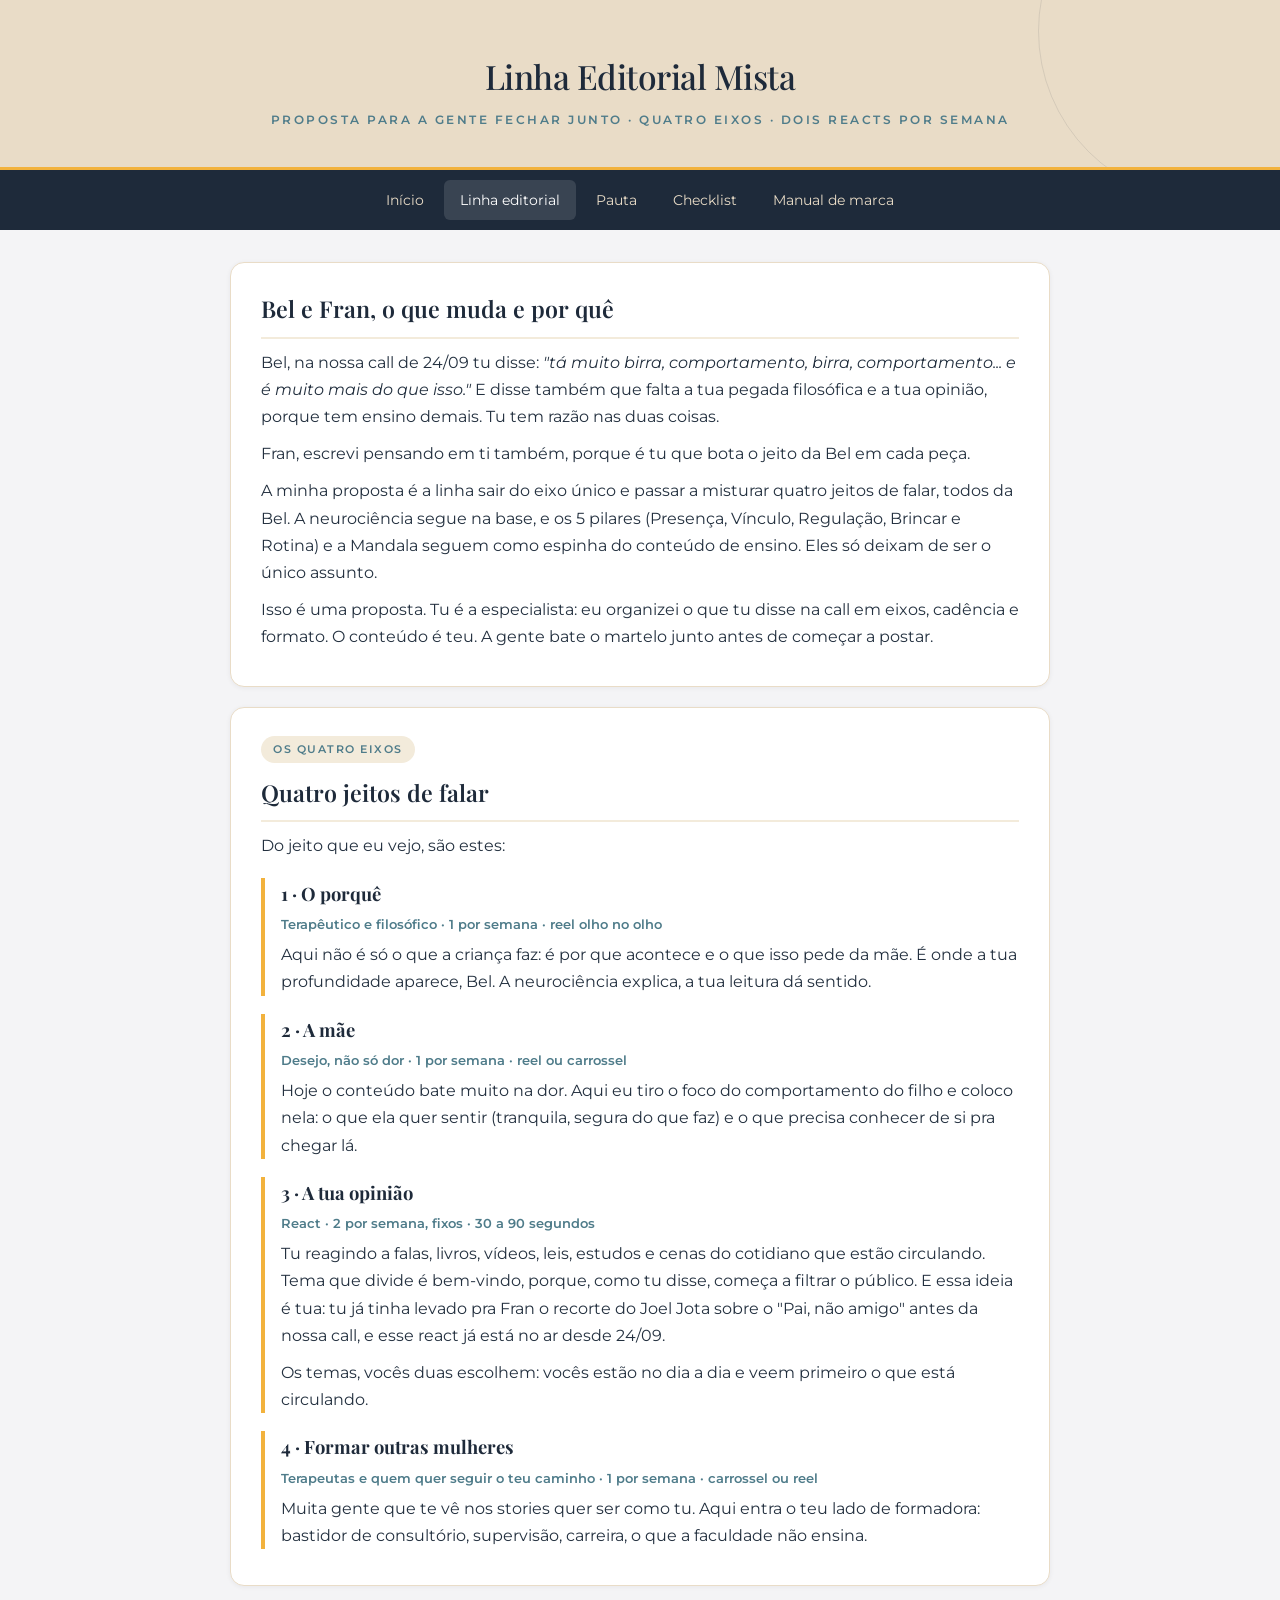
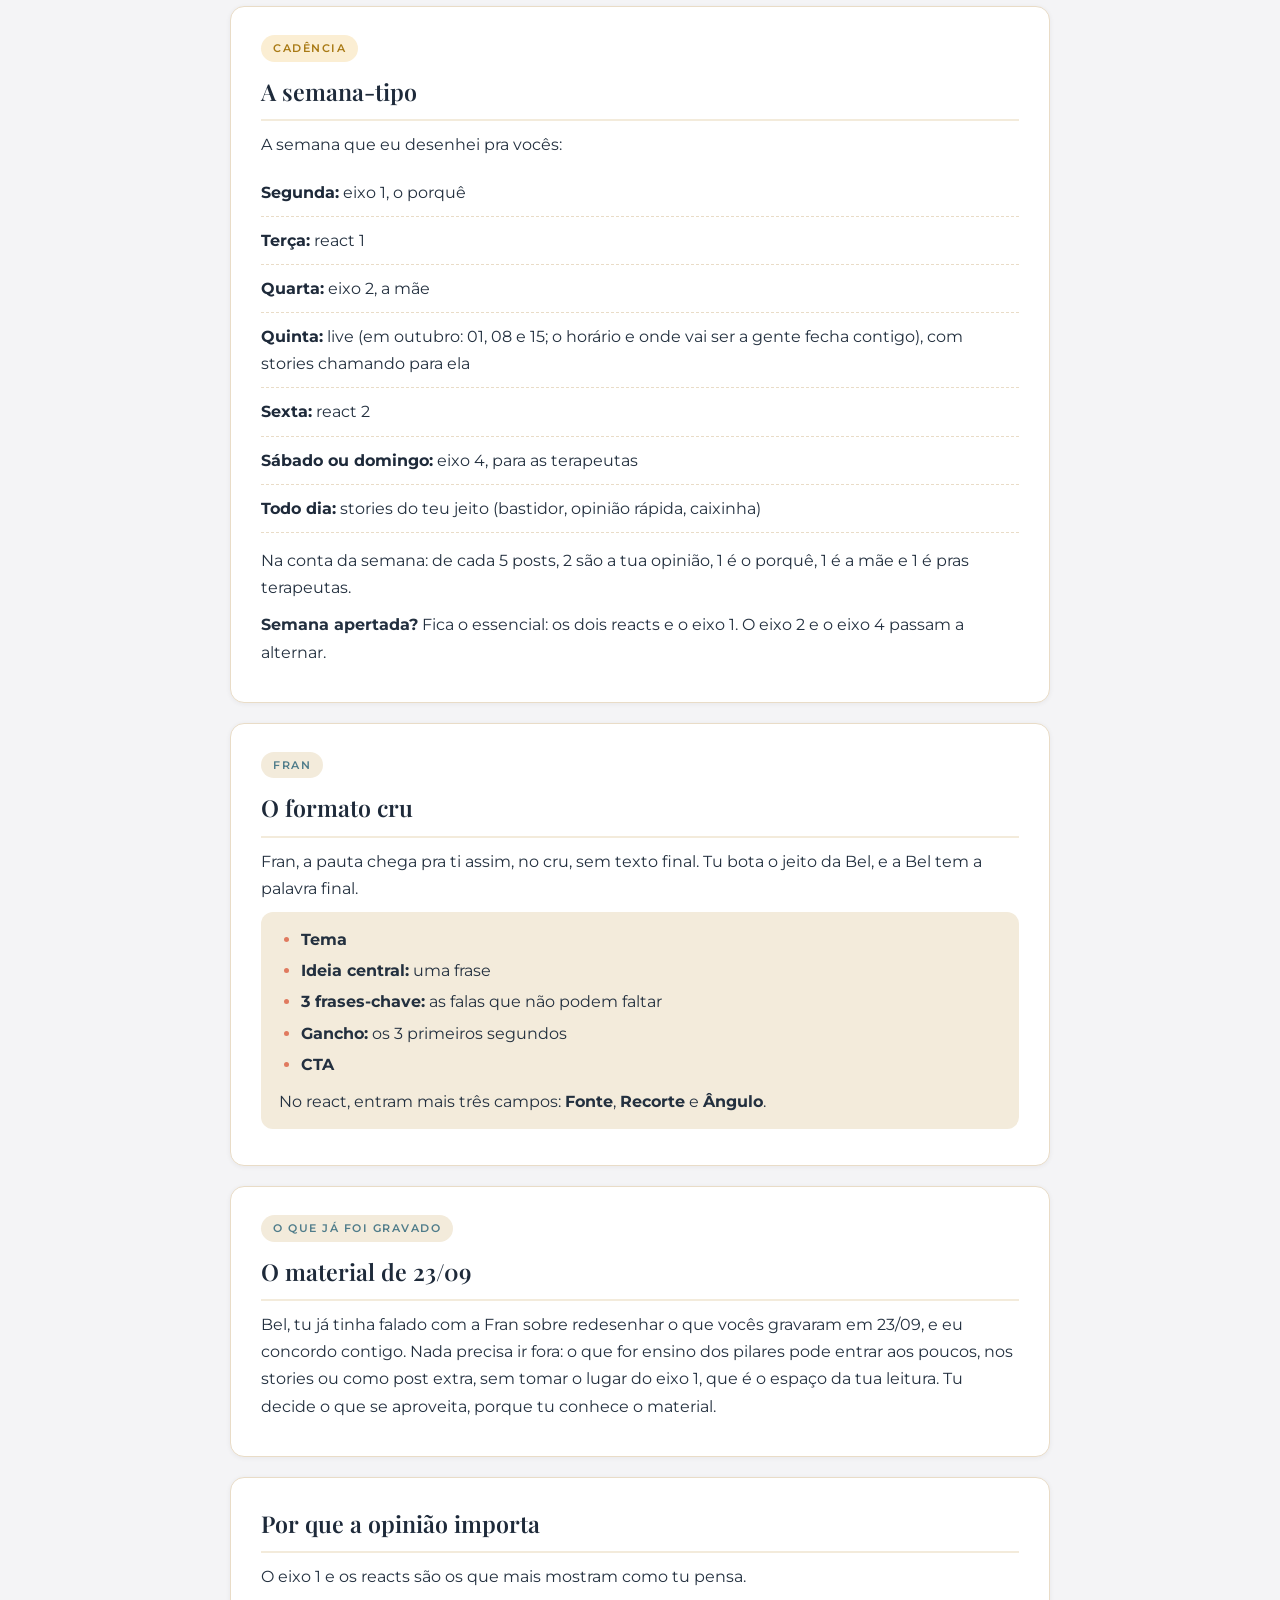
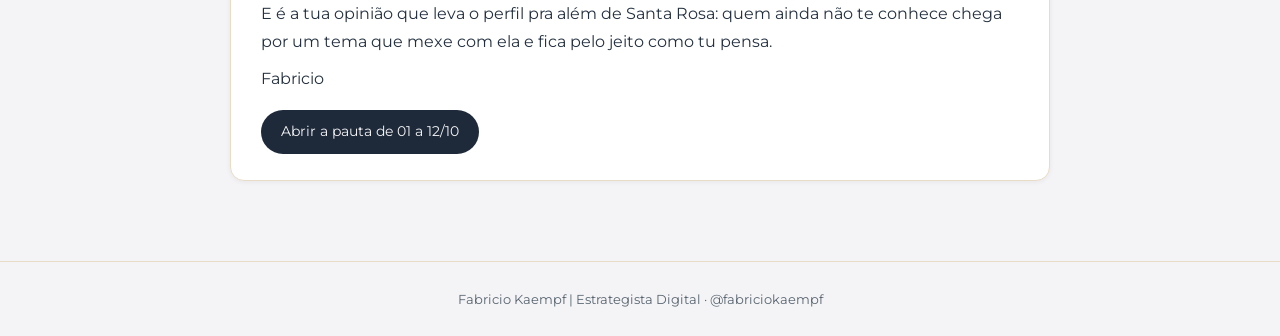
<file: linha-editorial-mista.html>
<!DOCTYPE html>
<html lang="pt-BR">
<head>
  <meta charset="UTF-8">
  <meta name="viewport" content="width=device-width, initial-scale=1.0">
  <title>Linha Editorial Mista · Central da Coprodução</title>
  <link href="https://fonts.googleapis.com/css2?family=Playfair+Display:ital,wght@0,400;0,500;0,600;1,400&family=Montserrat:wght@400;500;600&family=Caveat:wght@500&display=swap" rel="stylesheet">
  <link rel="stylesheet" href="styles.css">
  <style>
    .eixo { border-left: 4px solid var(--amarelo); padding-left: 16px; margin: 18px 0 8px; }
    .eixo h3 { font-family: 'Playfair Display', Georgia, serif; color: var(--azul); font-size: 1.15rem; margin: 0 0 4px; }
    .eixo .meta { font-size: 0.82rem; color: var(--azul-calma); font-weight: 600; margin-bottom: 6px; }
    .dia { display: block; padding: 10px 0; border-bottom: 1px dashed var(--areia); }
    .dia:last-child { border-bottom: 0; }
    .dia strong { color: var(--azul); }
    .molde { background: var(--areia-s); border-radius: 12px; padding: 14px 18px; margin: 10px 0; }
    .molde li { margin-bottom: 4px; }
  </style>
</head>
<body>
  <header>
    <h1>Linha Editorial Mista</h1>
    <p>Proposta para a gente fechar junto · quatro eixos · dois reacts por semana</p>
  </header>
  <nav>
    <a href="index.html">Início</a>
    <a href="linha-editorial-mista.html" class="ativo">Linha editorial</a>
    <a href="pauta-01-10.html">Pauta</a>
    <a href="checklist.html">Checklist</a>
    <a href="manual-marca.html">Manual de marca</a>
  </nav>
  <main>
    <div class="card">
      <h2>Bel e Fran, o que muda e por quê</h2>
      <p>Bel, na nossa call de 24/09 tu disse: <em>"tá muito birra, comportamento, birra, comportamento... e é muito mais do que isso."</em> E disse também que falta a tua pegada filosófica e a tua opinião, porque tem ensino demais. Tu tem razão nas duas coisas.</p>
      <p>Fran, escrevi pensando em ti também, porque é tu que bota o jeito da Bel em cada peça.</p>
      <p>A minha proposta é a linha sair do eixo único e passar a misturar quatro jeitos de falar, todos da Bel. A neurociência segue na base, e os 5 pilares (Presença, Vínculo, Regulação, Brincar e Rotina) e a Mandala seguem como espinha do conteúdo de ensino. Eles só deixam de ser o único assunto.</p>
      <p>Isso é uma proposta. Tu é a especialista: eu organizei o que tu disse na call em eixos, cadência e formato. O conteúdo é teu. A gente bate o martelo junto antes de começar a postar.</p>
    </div>

    <div class="card">
      <span class="tag">Os quatro eixos</span>
      <h2>Quatro jeitos de falar</h2>
      <p>Do jeito que eu vejo, são estes:</p>

      <div class="eixo">
        <h3>1 · O porquê</h3>
        <div class="meta">Terapêutico e filosófico · 1 por semana · reel olho no olho</div>
        <p>Aqui não é só o que a criança faz: é por que acontece e o que isso pede da mãe. É onde a tua profundidade aparece, Bel. A neurociência explica, a tua leitura dá sentido.</p>
      </div>

      <div class="eixo">
        <h3>2 · A mãe</h3>
        <div class="meta">Desejo, não só dor · 1 por semana · reel ou carrossel</div>
        <p>Hoje o conteúdo bate muito na dor. Aqui eu tiro o foco do comportamento do filho e coloco nela: o que ela quer sentir (tranquila, segura do que faz) e o que precisa conhecer de si pra chegar lá.</p>
      </div>

      <div class="eixo">
        <h3>3 · A tua opinião</h3>
        <div class="meta">React · 2 por semana, fixos · 30 a 90 segundos</div>
        <p>Tu reagindo a falas, livros, vídeos, leis, estudos e cenas do cotidiano que estão circulando. Tema que divide é bem-vindo, porque, como tu disse, começa a filtrar o público. E essa ideia é tua: tu já tinha levado pra Fran o recorte do Joel Jota sobre o "Pai, não amigo" antes da nossa call, e esse react já está no ar desde 24/09.</p>
        <p>Os temas, vocês duas escolhem: vocês estão no dia a dia e veem primeiro o que está circulando.</p>
      </div>

      <div class="eixo">
        <h3>4 · Formar outras mulheres</h3>
        <div class="meta">Terapeutas e quem quer seguir o teu caminho · 1 por semana · carrossel ou reel</div>
        <p>Muita gente que te vê nos stories quer ser como tu. Aqui entra o teu lado de formadora: bastidor de consultório, supervisão, carreira, o que a faculdade não ensina.</p>
      </div>
    </div>

    <div class="card">
      <span class="tag acento">Cadência</span>
      <h2>A semana-tipo</h2>
      <p>A semana que eu desenhei pra vocês:</p>
      <span class="dia"><strong>Segunda:</strong> eixo 1, o porquê</span>
      <span class="dia"><strong>Terça:</strong> react 1</span>
      <span class="dia"><strong>Quarta:</strong> eixo 2, a mãe</span>
      <span class="dia"><strong>Quinta:</strong> live (em outubro: 01, 08 e 15; o horário e onde vai ser a gente fecha contigo), com stories chamando para ela</span>
      <span class="dia"><strong>Sexta:</strong> react 2</span>
      <span class="dia"><strong>Sábado ou domingo:</strong> eixo 4, para as terapeutas</span>
      <span class="dia"><strong>Todo dia:</strong> stories do teu jeito (bastidor, opinião rápida, caixinha)</span>
      <p style="margin-top:14px;">Na conta da semana: de cada 5 posts, 2 são a tua opinião, 1 é o porquê, 1 é a mãe e 1 é pras terapeutas.</p>
      <p><strong>Semana apertada?</strong> Fica o essencial: os dois reacts e o eixo 1. O eixo 2 e o eixo 4 passam a alternar.</p>
    </div>

    <div class="card">
      <span class="tag">Fran</span>
      <h2>O formato cru</h2>
      <p>Fran, a pauta chega pra ti assim, no cru, sem texto final. Tu bota o jeito da Bel, e a Bel tem a palavra final.</p>
      <div class="molde">
        <ul>
          <li><strong>Tema</strong></li>
          <li><strong>Ideia central:</strong> uma frase</li>
          <li><strong>3 frases-chave:</strong> as falas que não podem faltar</li>
          <li><strong>Gancho:</strong> os 3 primeiros segundos</li>
          <li><strong>CTA</strong></li>
        </ul>
        <p style="margin:6px 0 0;">No react, entram mais três campos: <strong>Fonte</strong>, <strong>Recorte</strong> e <strong>Ângulo</strong>.</p>
      </div>
    </div>

    <div class="card">
      <span class="tag">O que já foi gravado</span>
      <h2>O material de 23/09</h2>
      <p>Bel, tu já tinha falado com a Fran sobre redesenhar o que vocês gravaram em 23/09, e eu concordo contigo. Nada precisa ir fora: o que for ensino dos pilares pode entrar aos poucos, nos stories ou como post extra, sem tomar o lugar do eixo 1, que é o espaço da tua leitura. Tu decide o que se aproveita, porque tu conhece o material.</p>
    </div>

    <div class="card">
      <h2>Por que a opinião importa</h2>
      <p>O eixo 1 e os reacts são os que mais mostram como tu pensa.</p>
      <p>E é a tua opinião que leva o perfil pra além de Santa Rosa: quem ainda não te conhece chega por um tema que mexe com ela e fica pelo jeito como tu pensa.</p>
      <p>Fabricio</p>
      <a class="botao" href="pauta-01-10.html">Abrir a pauta de 01 a 12/10</a>
    </div>
  </main>
  <footer>
    Fabricio Kaempf | Estrategista Digital · @fabriciokaempf
  </footer>
</body>
</html>
</file>
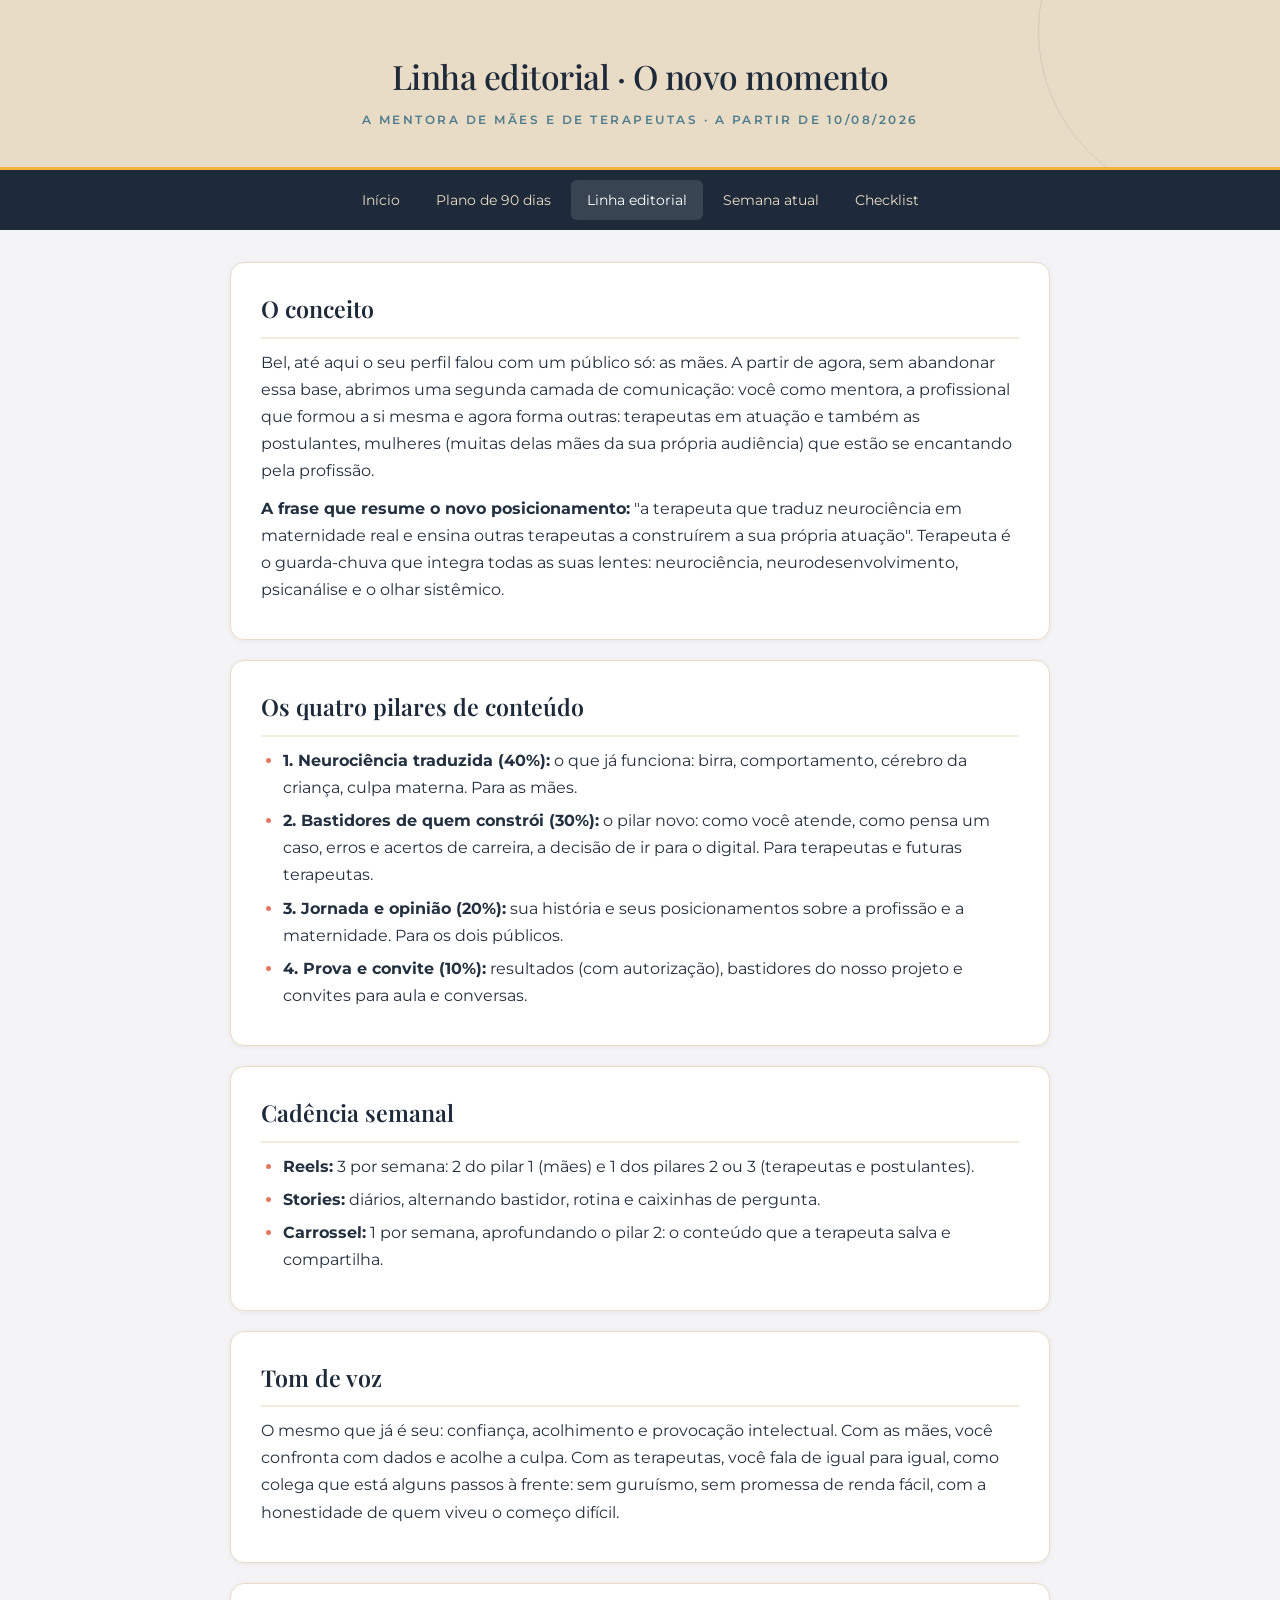
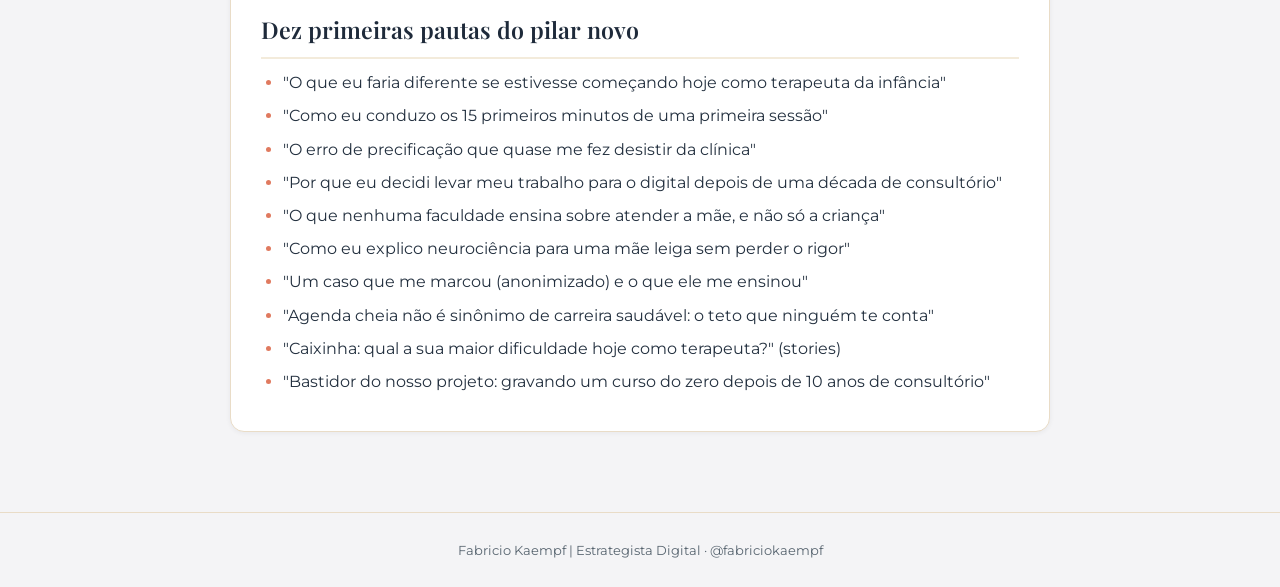
<file: linha-editorial.html>
<!DOCTYPE html>
<html lang="pt-BR">
<head>
  <meta charset="UTF-8">
  <meta name="viewport" content="width=device-width, initial-scale=1.0">
  <title>Linha editorial · Central da Coprodução</title>
  <link href="https://fonts.googleapis.com/css2?family=Playfair+Display:ital,wght@0,400;0,500;0,600;1,400&family=Montserrat:wght@400;500;600&family=Caveat:wght@500&display=swap" rel="stylesheet">
  <link rel="stylesheet" href="styles.css">
</head>
<body>
  <header>
    <h1>Linha editorial · O novo momento</h1>
    <p>A mentora de mães e de terapeutas · A partir de 10/08/2026</p>
  </header>
  <nav>
    <a href="index.html">Início</a>
    <a href="plano-90-dias.html">Plano de 90 dias</a>
    <a href="linha-editorial.html" class="ativo">Linha editorial</a>
    <a href="conteudos-semana-01.html">Semana atual</a>
    <a href="checklist.html">Checklist</a>
  </nav>
  <main>
    <div class="card">
      <h2>O conceito</h2>
      <p>Bel, até aqui o seu perfil falou com um público só: as mães. A partir de agora, sem abandonar essa base, abrimos uma segunda camada de comunicação: você como mentora, a profissional que formou a si mesma e agora forma outras: terapeutas em atuação e também as postulantes, mulheres (muitas delas mães da sua própria audiência) que estão se encantando pela profissão.</p>
      <p><strong>A frase que resume o novo posicionamento:</strong> "a terapeuta que traduz neurociência em maternidade real e ensina outras terapeutas a construírem a sua própria atuação". Terapeuta é o guarda-chuva que integra todas as suas lentes: neurociência, neurodesenvolvimento, psicanálise e o olhar sistêmico.</p>
    </div>

    <div class="card">
      <h2>Os quatro pilares de conteúdo</h2>
      <ul>
        <li><strong>1. Neurociência traduzida (40%):</strong> o que já funciona: birra, comportamento, cérebro da criança, culpa materna. Para as mães.</li>
        <li><strong>2. Bastidores de quem constrói (30%):</strong> o pilar novo: como você atende, como pensa um caso, erros e acertos de carreira, a decisão de ir para o digital. Para terapeutas e futuras terapeutas.</li>
        <li><strong>3. Jornada e opinião (20%):</strong> sua história e seus posicionamentos sobre a profissão e a maternidade. Para os dois públicos.</li>
        <li><strong>4. Prova e convite (10%):</strong> resultados (com autorização), bastidores do nosso projeto e convites para aula e conversas.</li>
      </ul>
    </div>

    <div class="card">
      <h2>Cadência semanal</h2>
      <ul>
        <li><strong>Reels:</strong> 3 por semana: 2 do pilar 1 (mães) e 1 dos pilares 2 ou 3 (terapeutas e postulantes).</li>
        <li><strong>Stories:</strong> diários, alternando bastidor, rotina e caixinhas de pergunta.</li>
        <li><strong>Carrossel:</strong> 1 por semana, aprofundando o pilar 2: o conteúdo que a terapeuta salva e compartilha.</li>
      </ul>
    </div>

    <div class="card">
      <h2>Tom de voz</h2>
      <p>O mesmo que já é seu: confiança, acolhimento e provocação intelectual. Com as mães, você confronta com dados e acolhe a culpa. Com as terapeutas, você fala de igual para igual, como colega que está alguns passos à frente: sem guruísmo, sem promessa de renda fácil, com a honestidade de quem viveu o começo difícil.</p>
    </div>

    <div class="card">
      <h2>Dez primeiras pautas do pilar novo</h2>
      <ul>
        <li>"O que eu faria diferente se estivesse começando hoje como terapeuta da infância"</li>
        <li>"Como eu conduzo os 15 primeiros minutos de uma primeira sessão"</li>
        <li>"O erro de precificação que quase me fez desistir da clínica"</li>
        <li>"Por que eu decidi levar meu trabalho para o digital depois de uma década de consultório"</li>
        <li>"O que nenhuma faculdade ensina sobre atender a mãe, e não só a criança"</li>
        <li>"Como eu explico neurociência para uma mãe leiga sem perder o rigor"</li>
        <li>"Um caso que me marcou (anonimizado) e o que ele me ensinou"</li>
        <li>"Agenda cheia não é sinônimo de carreira saudável: o teto que ninguém te conta"</li>
        <li>"Caixinha: qual a sua maior dificuldade hoje como terapeuta?" (stories)</li>
        <li>"Bastidor do nosso projeto: gravando um curso do zero depois de 10 anos de consultório"</li>
      </ul>
    </div>
  </main>
  <footer>
    Fabricio Kaempf | Estrategista Digital · @fabriciokaempf
  </footer>
</body>
</html>
</file>
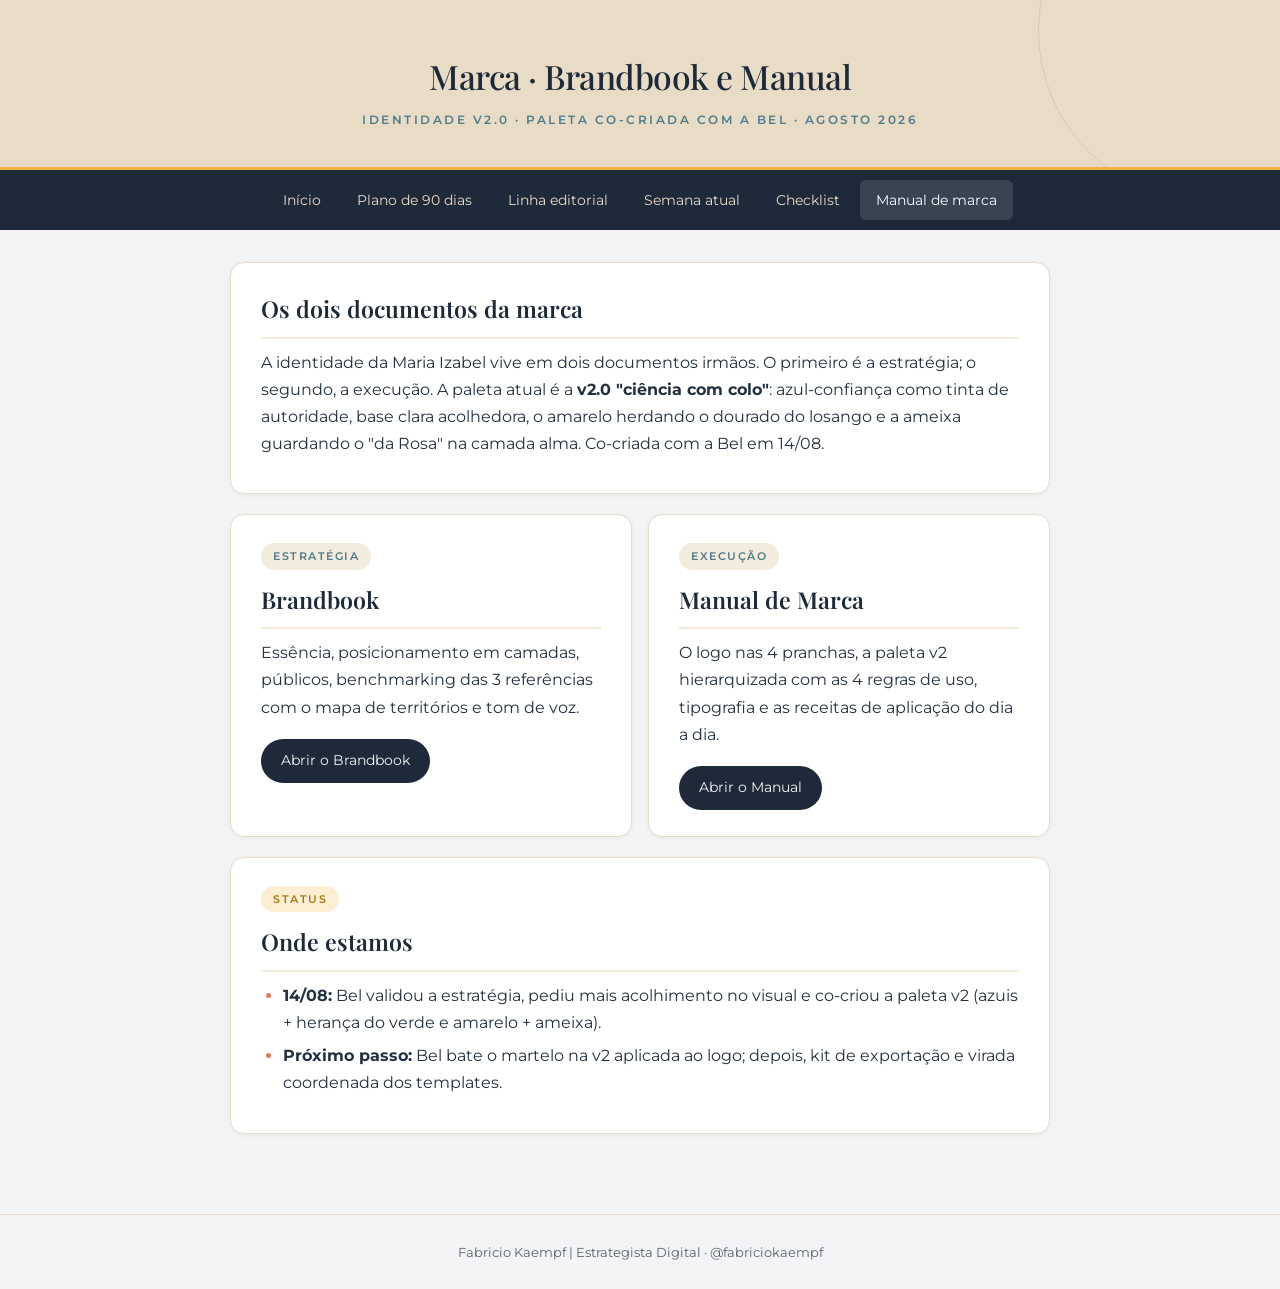
<file: manual-marca.html>
<!DOCTYPE html>
<html lang="pt-BR">
<head>
  <meta charset="UTF-8">
  <meta name="viewport" content="width=device-width, initial-scale=1.0">
  <title>Manual de marca · Central da Coprodução</title>
  <link href="https://fonts.googleapis.com/css2?family=Playfair+Display:ital,wght@0,400;0,500;0,600;1,400&family=Montserrat:wght@400;500;600&family=Caveat:wght@500&display=swap" rel="stylesheet">
  <link rel="stylesheet" href="styles.css">
</head>
<body>
  <header>
    <h1>Marca · Brandbook e Manual</h1>
    <p>Identidade v2.0 · Paleta co-criada com a Bel · Agosto 2026</p>
  </header>
  <nav>
    <a href="index.html">Início</a>
    <a href="plano-90-dias.html">Plano de 90 dias</a>
    <a href="linha-editorial.html">Linha editorial</a>
    <a href="conteudos-semana-01.html">Semana atual</a>
    <a href="checklist.html">Checklist</a>
    <a href="manual-marca.html" class="ativo">Manual de marca</a>
  </nav>
  <main>
    <div class="card">
      <h2>Os dois documentos da marca</h2>
      <p>A identidade da Maria Izabel vive em dois documentos irmãos. O primeiro é a estratégia; o segundo, a execução. A paleta atual é a <strong>v2.0 "ciência com colo"</strong>: azul-confiança como tinta de autoridade, base clara acolhedora, o amarelo herdando o dourado do losango e a ameixa guardando o "da Rosa" na camada alma. Co-criada com a Bel em 14/08.</p>
    </div>
    <div class="grid">
      <div class="card">
        <span class="tag">Estratégia</span>
        <h2>Brandbook</h2>
        <p>Essência, posicionamento em camadas, públicos, benchmarking das 3 referências com o mapa de territórios e tom de voz.</p>
        <a class="botao" href="brandbook.html">Abrir o Brandbook</a>
      </div>
      <div class="card">
        <span class="tag">Execução</span>
        <h2>Manual de Marca</h2>
        <p>O logo nas 4 pranchas, a paleta v2 hierarquizada com as 4 regras de uso, tipografia e as receitas de aplicação do dia a dia.</p>
        <a class="botao" href="manual-de-marca.html">Abrir o Manual</a>
      </div>
    </div>
    <div class="card">
      <span class="tag acento">Status</span>
      <h2>Onde estamos</h2>
      <ul>
        <li><strong>14/08:</strong> Bel validou a estratégia, pediu mais acolhimento no visual e co-criou a paleta v2 (azuis + herança do verde e amarelo + ameixa).</li>
        <li><strong>Próximo passo:</strong> Bel bate o martelo na v2 aplicada ao logo; depois, kit de exportação e virada coordenada dos templates.</li>
      </ul>
    </div>
  </main>
  <footer>
    Fabricio Kaempf | Estrategista Digital · @fabriciokaempf
  </footer>
</body>
</html>
</file>
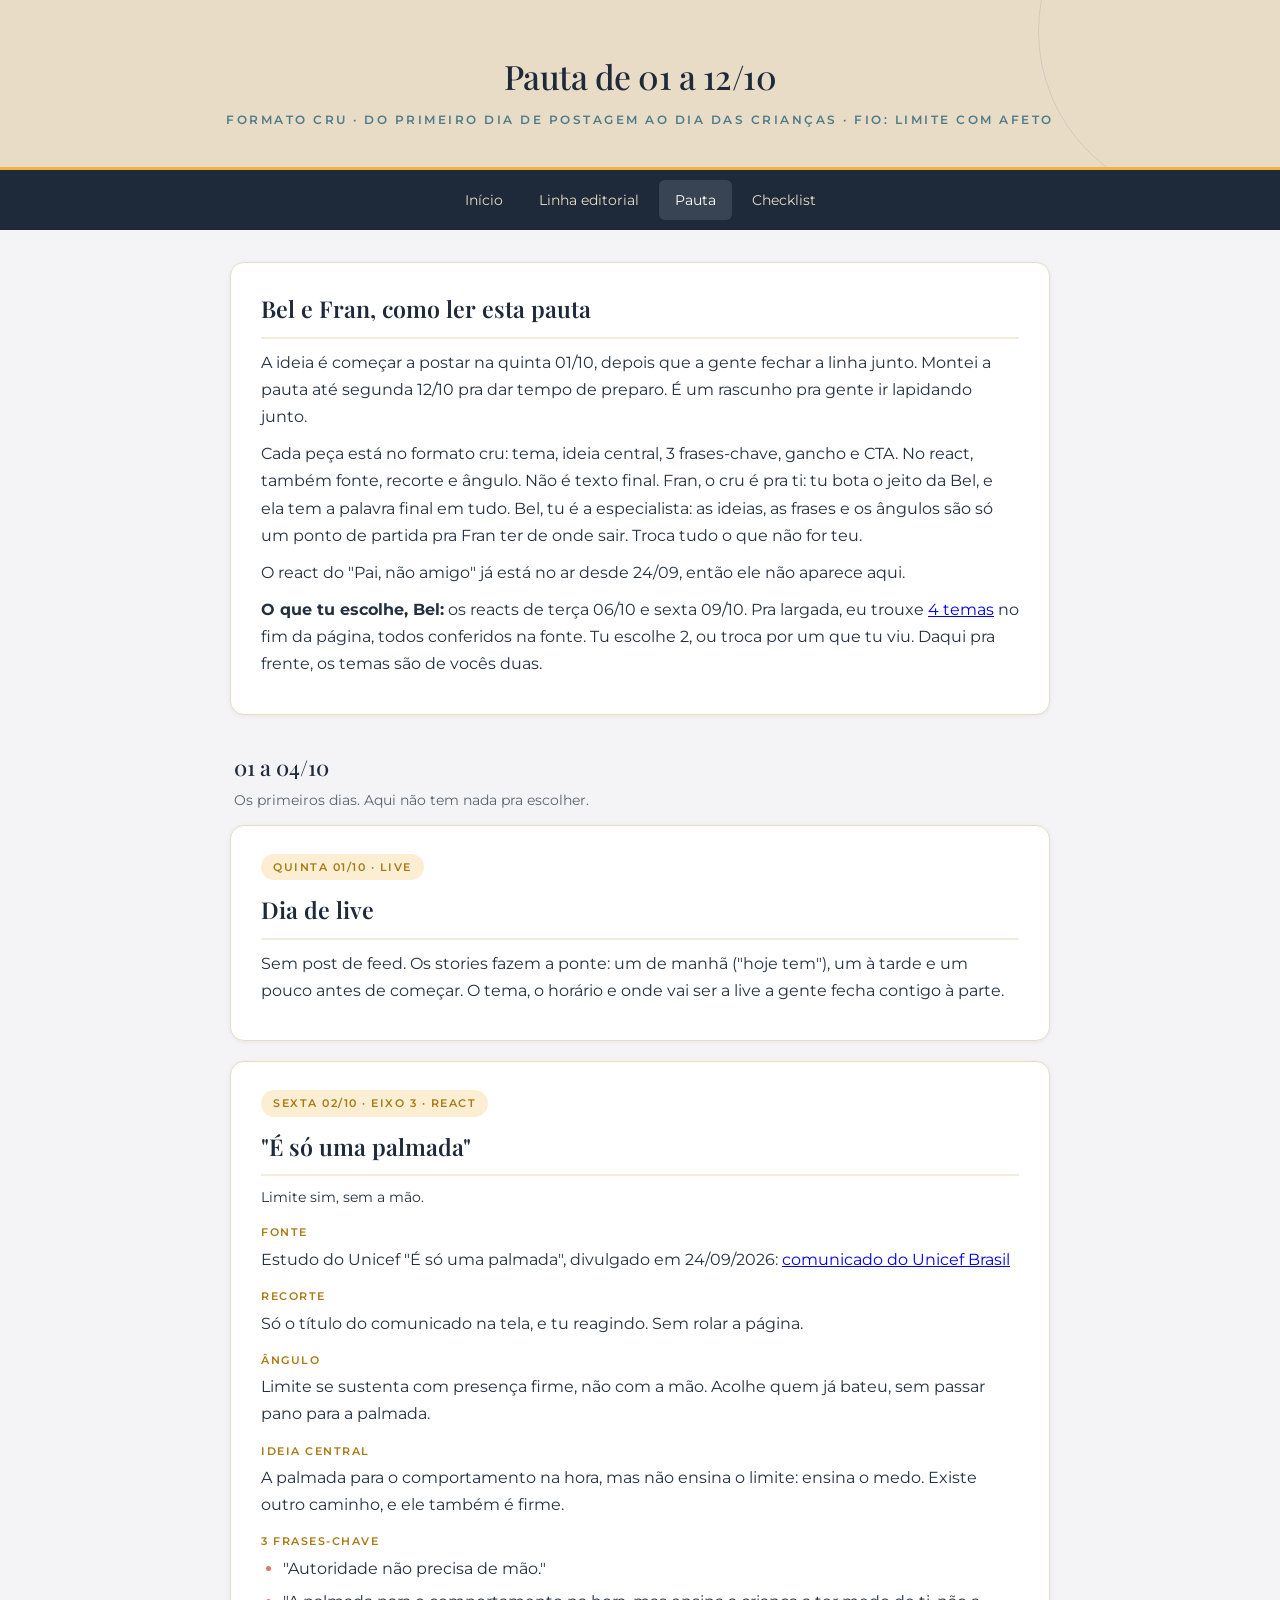
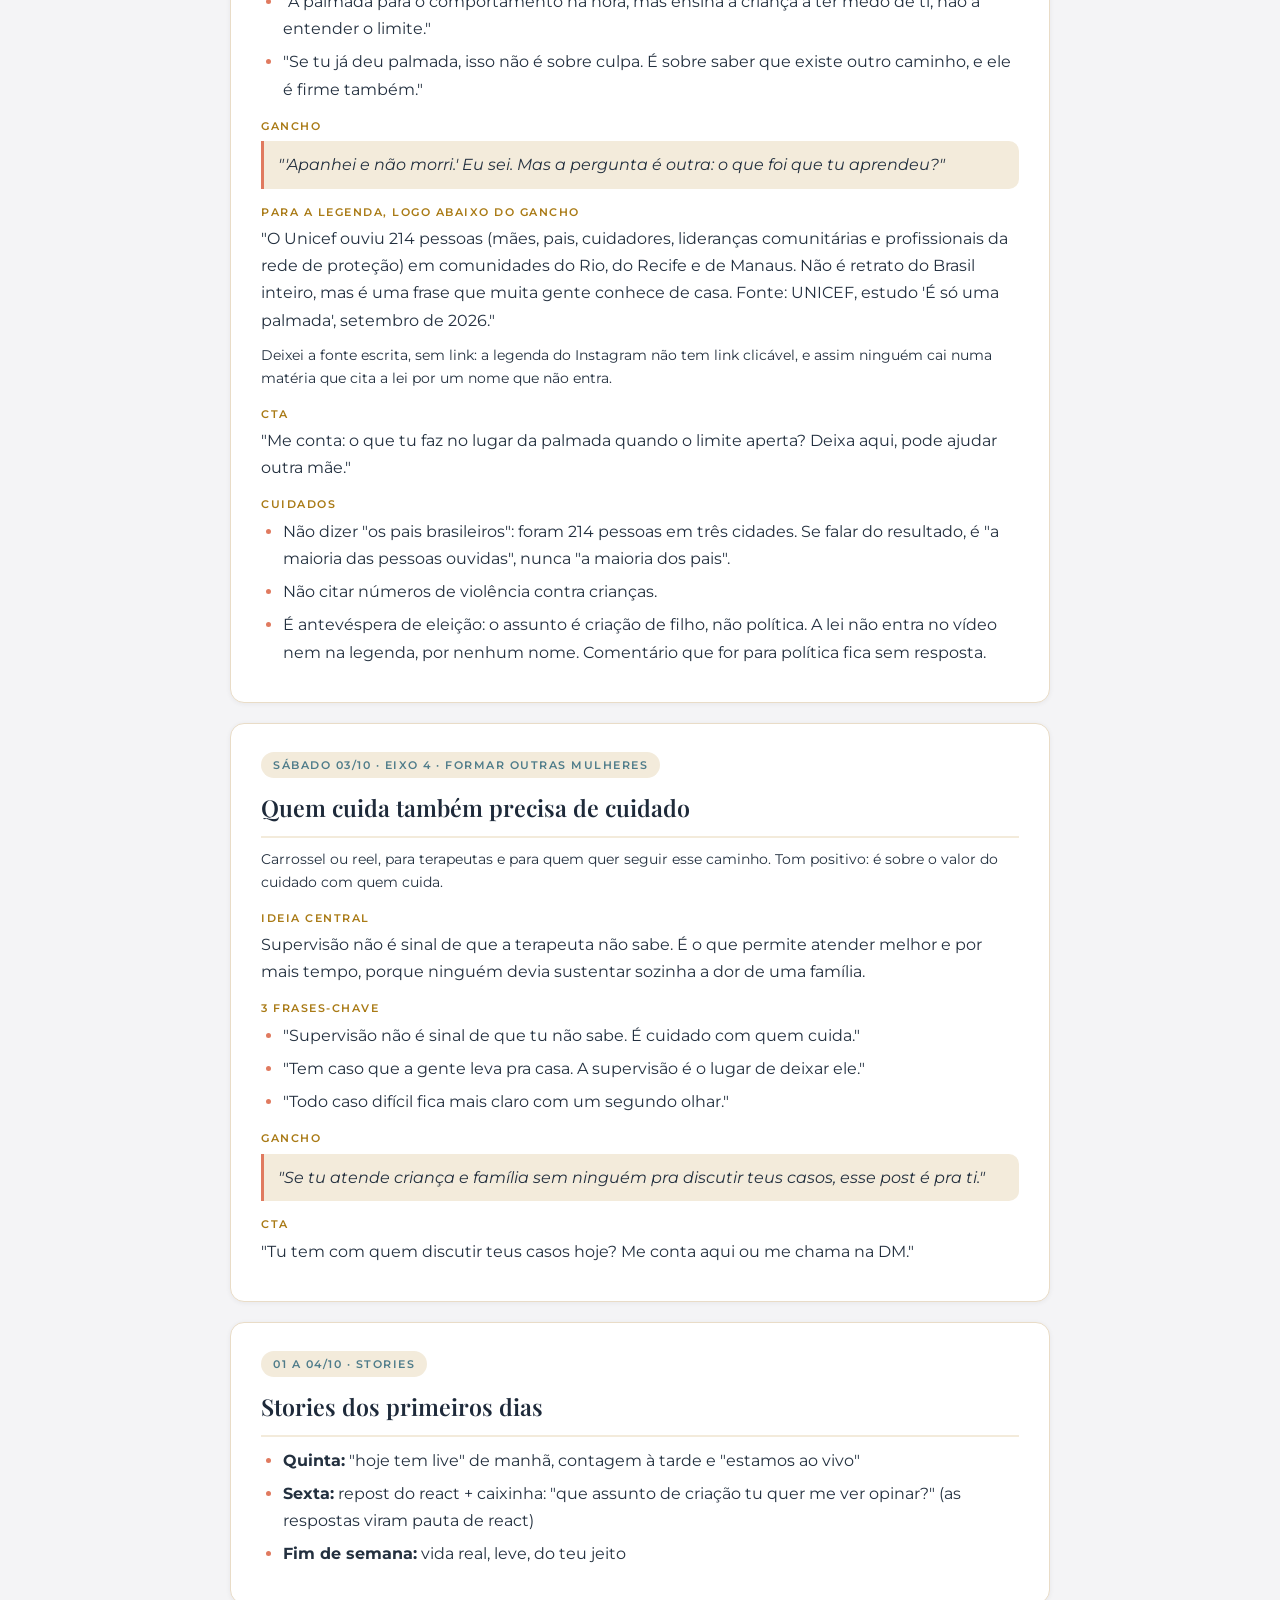
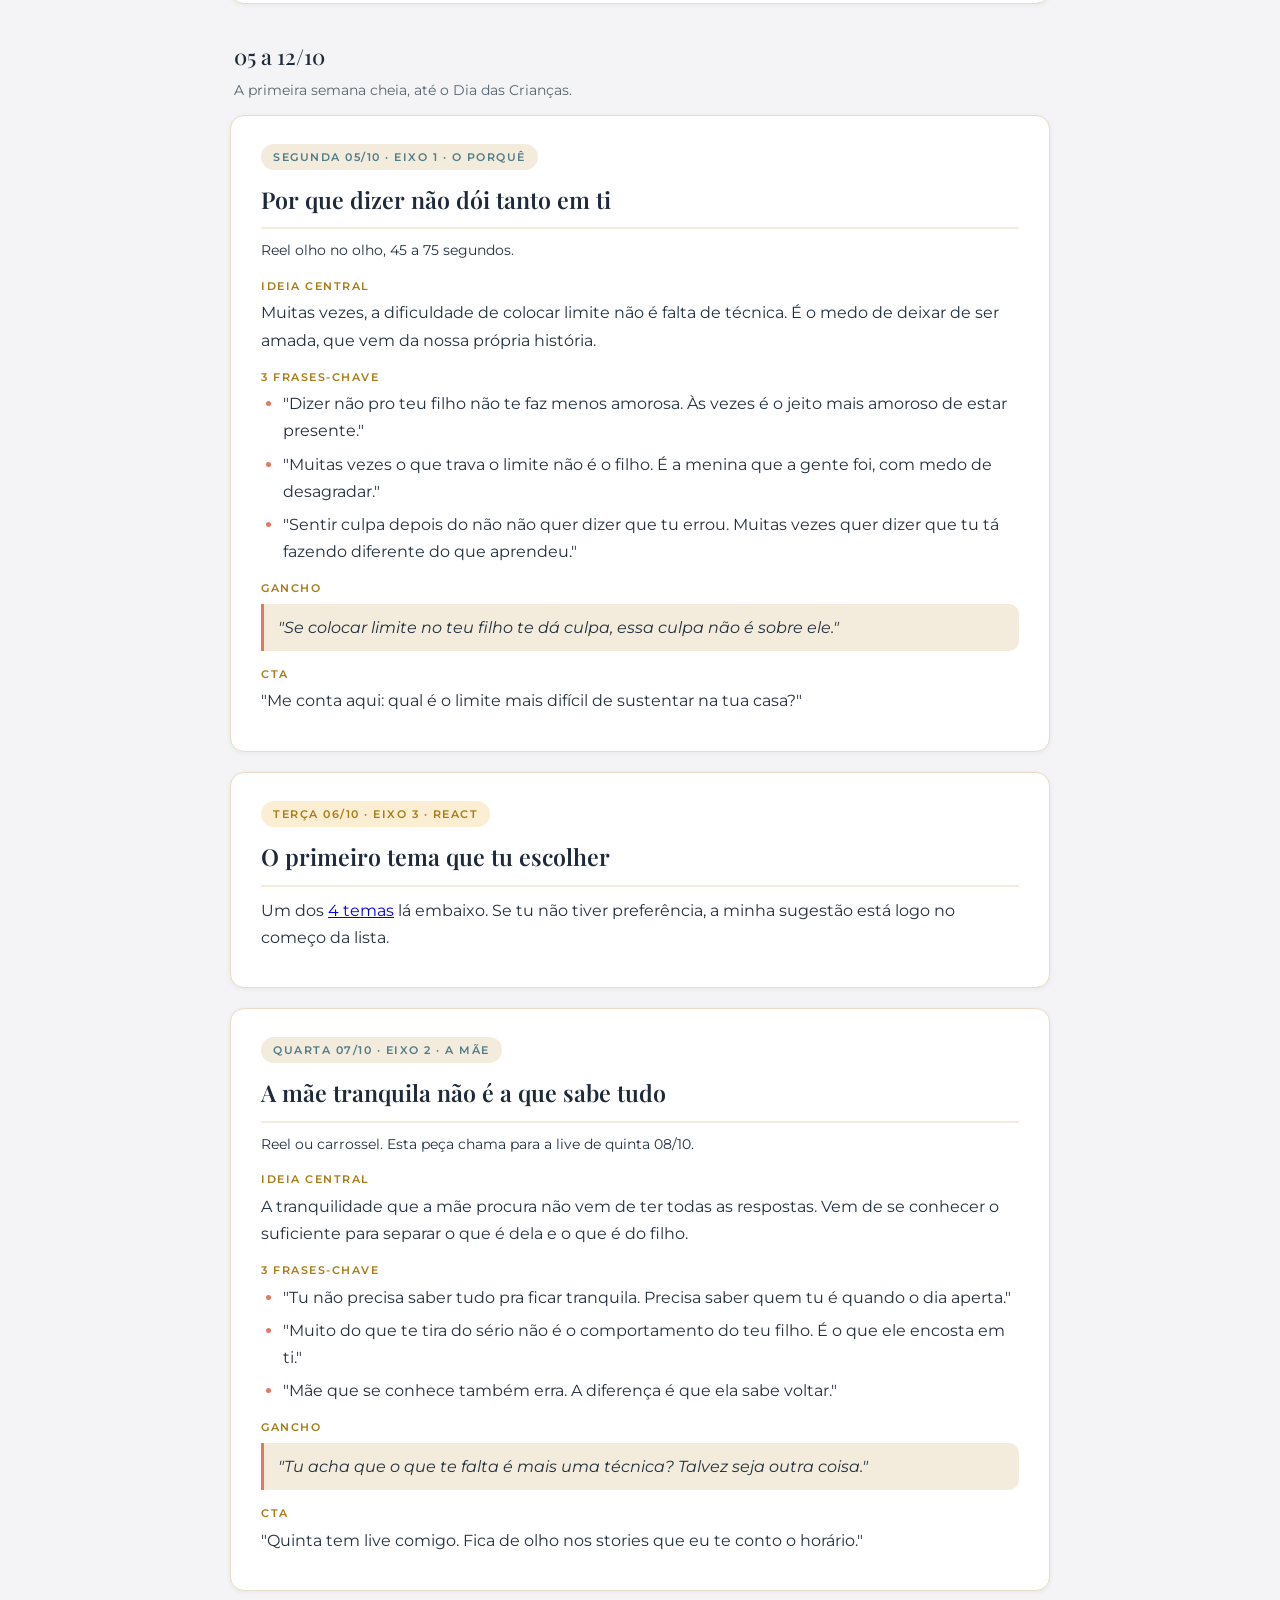
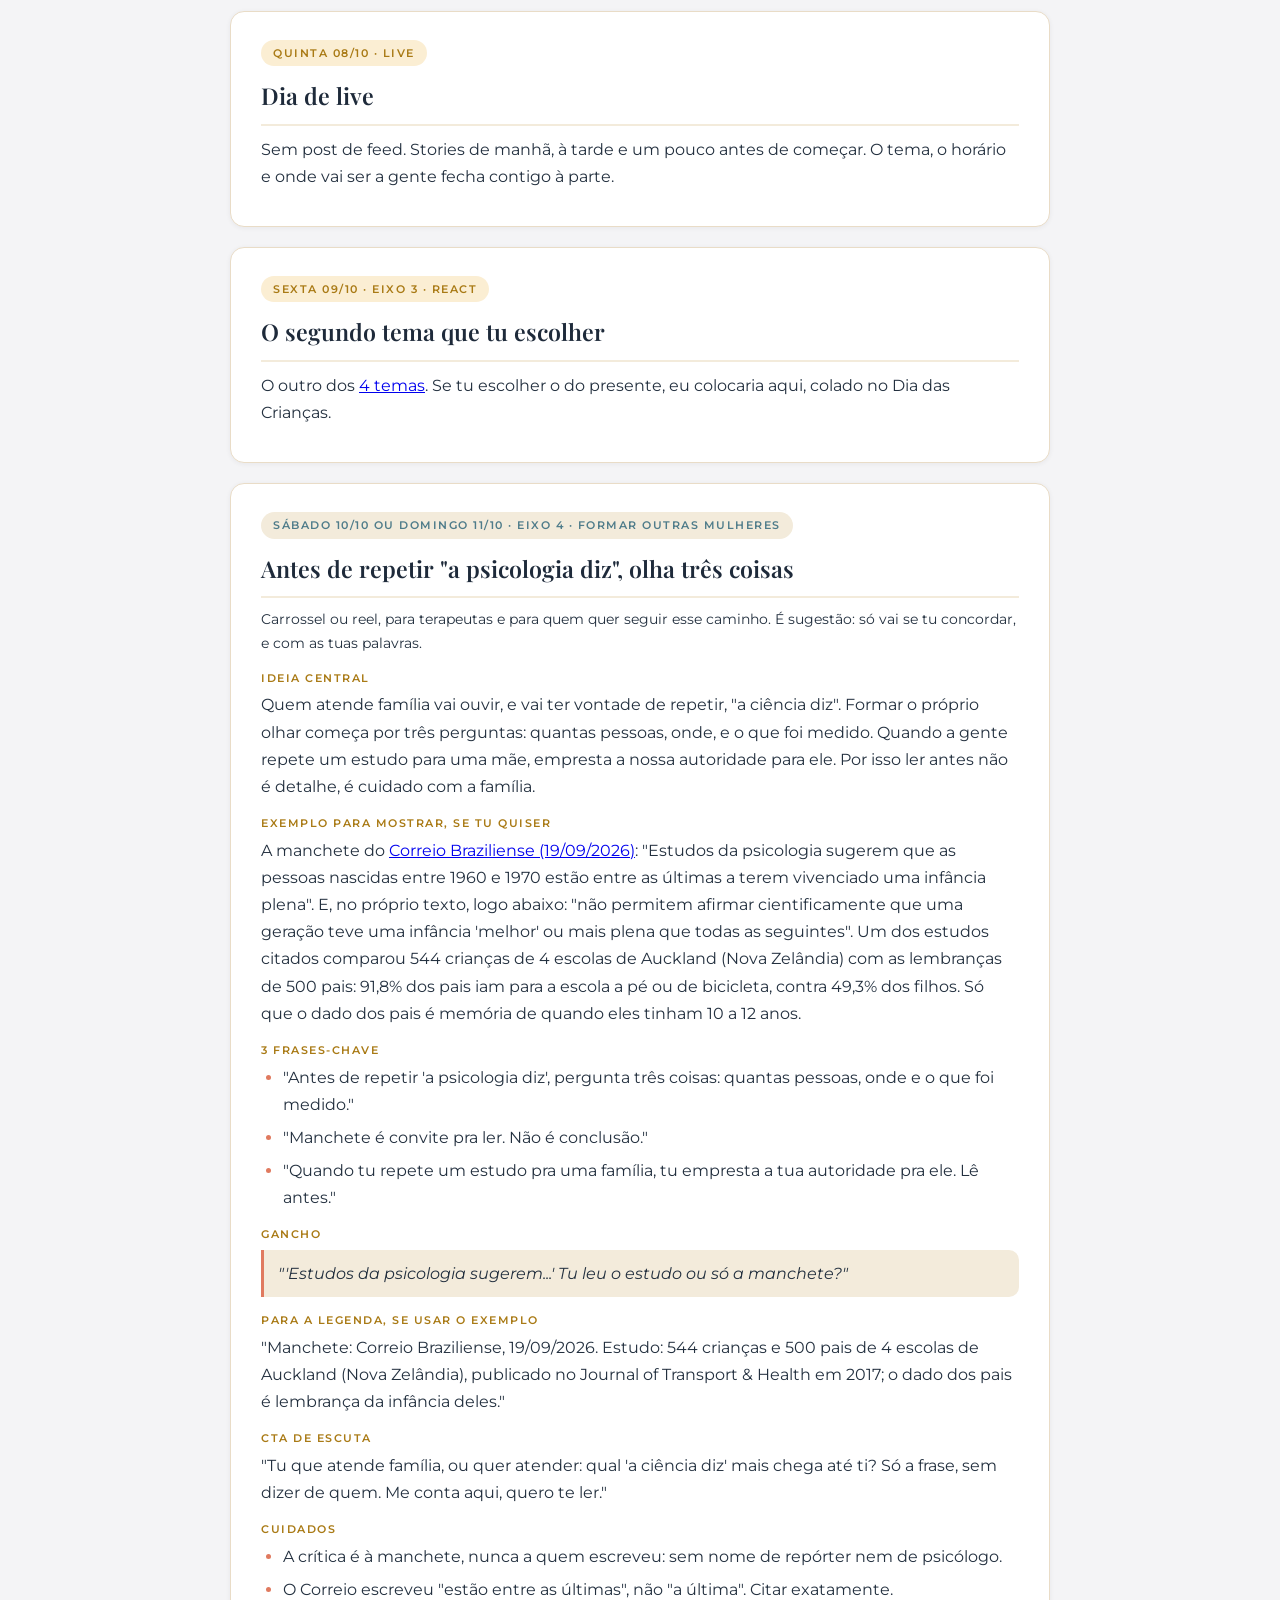
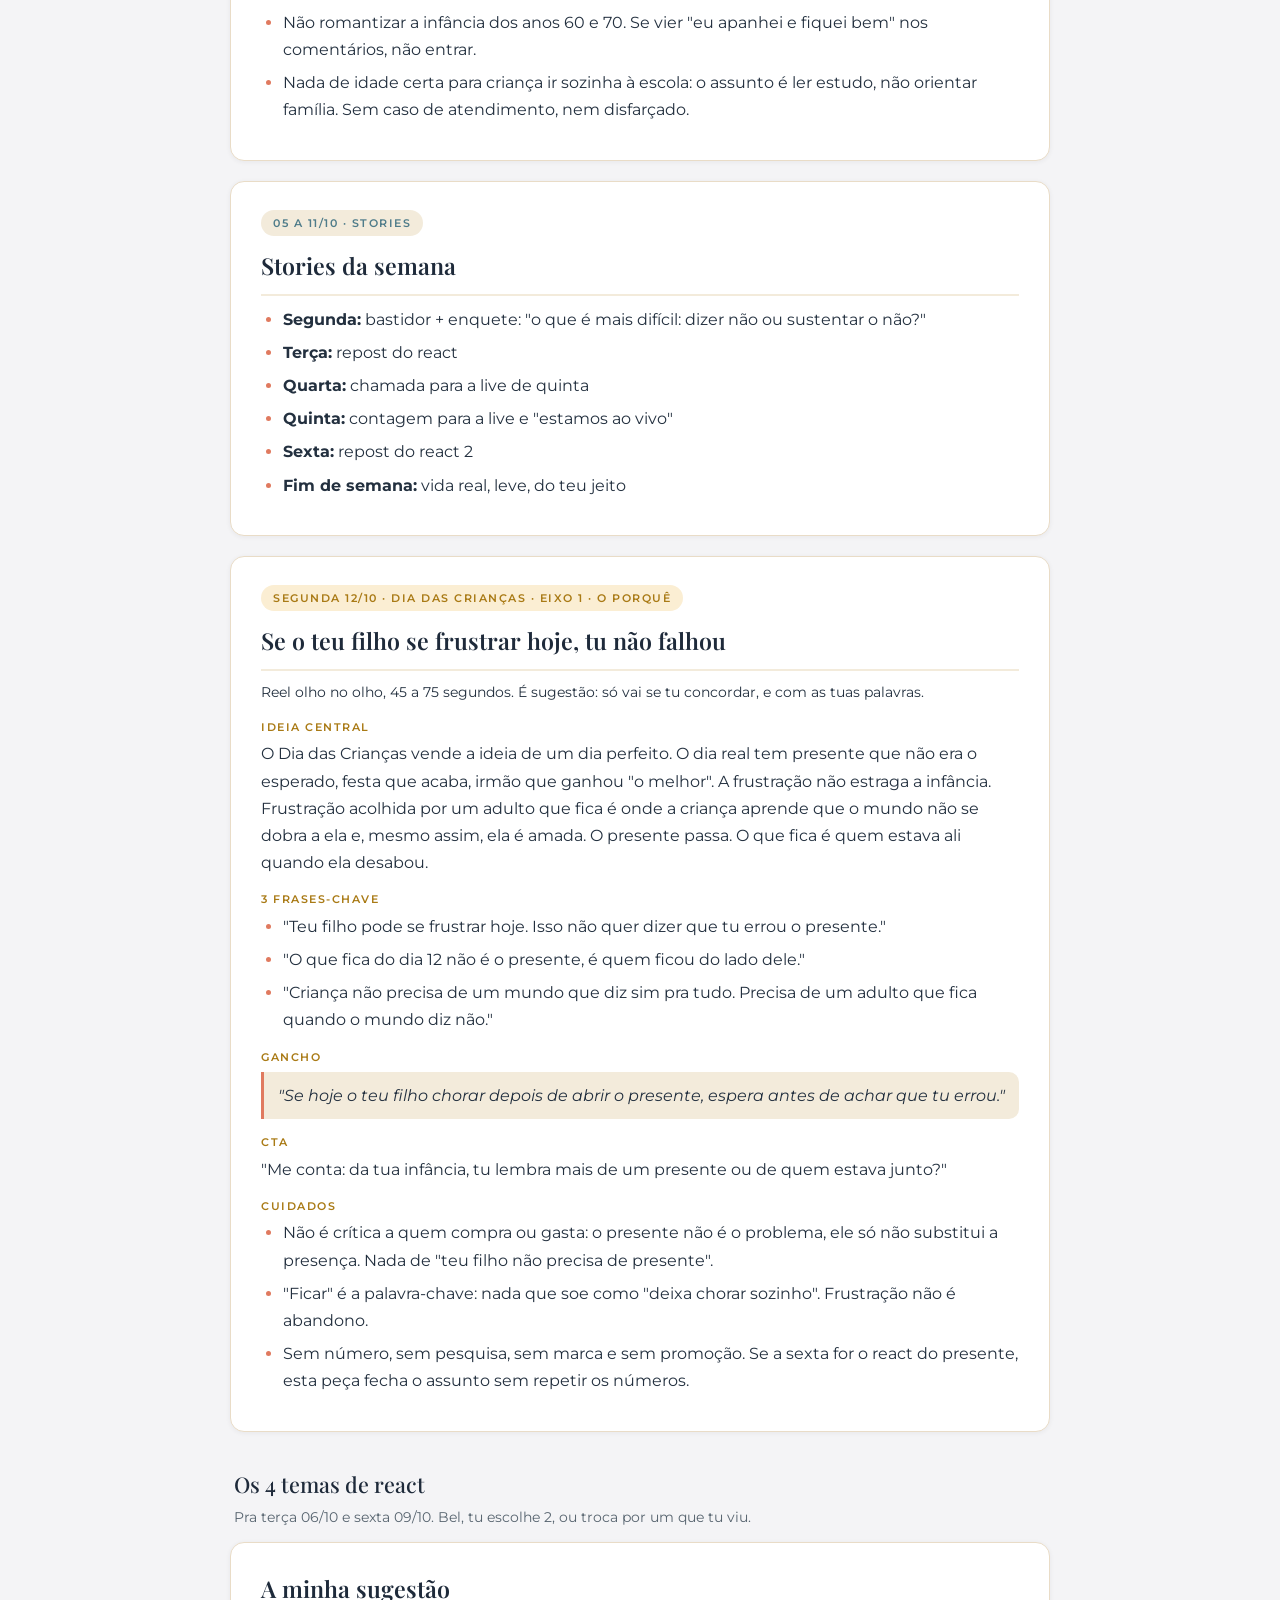
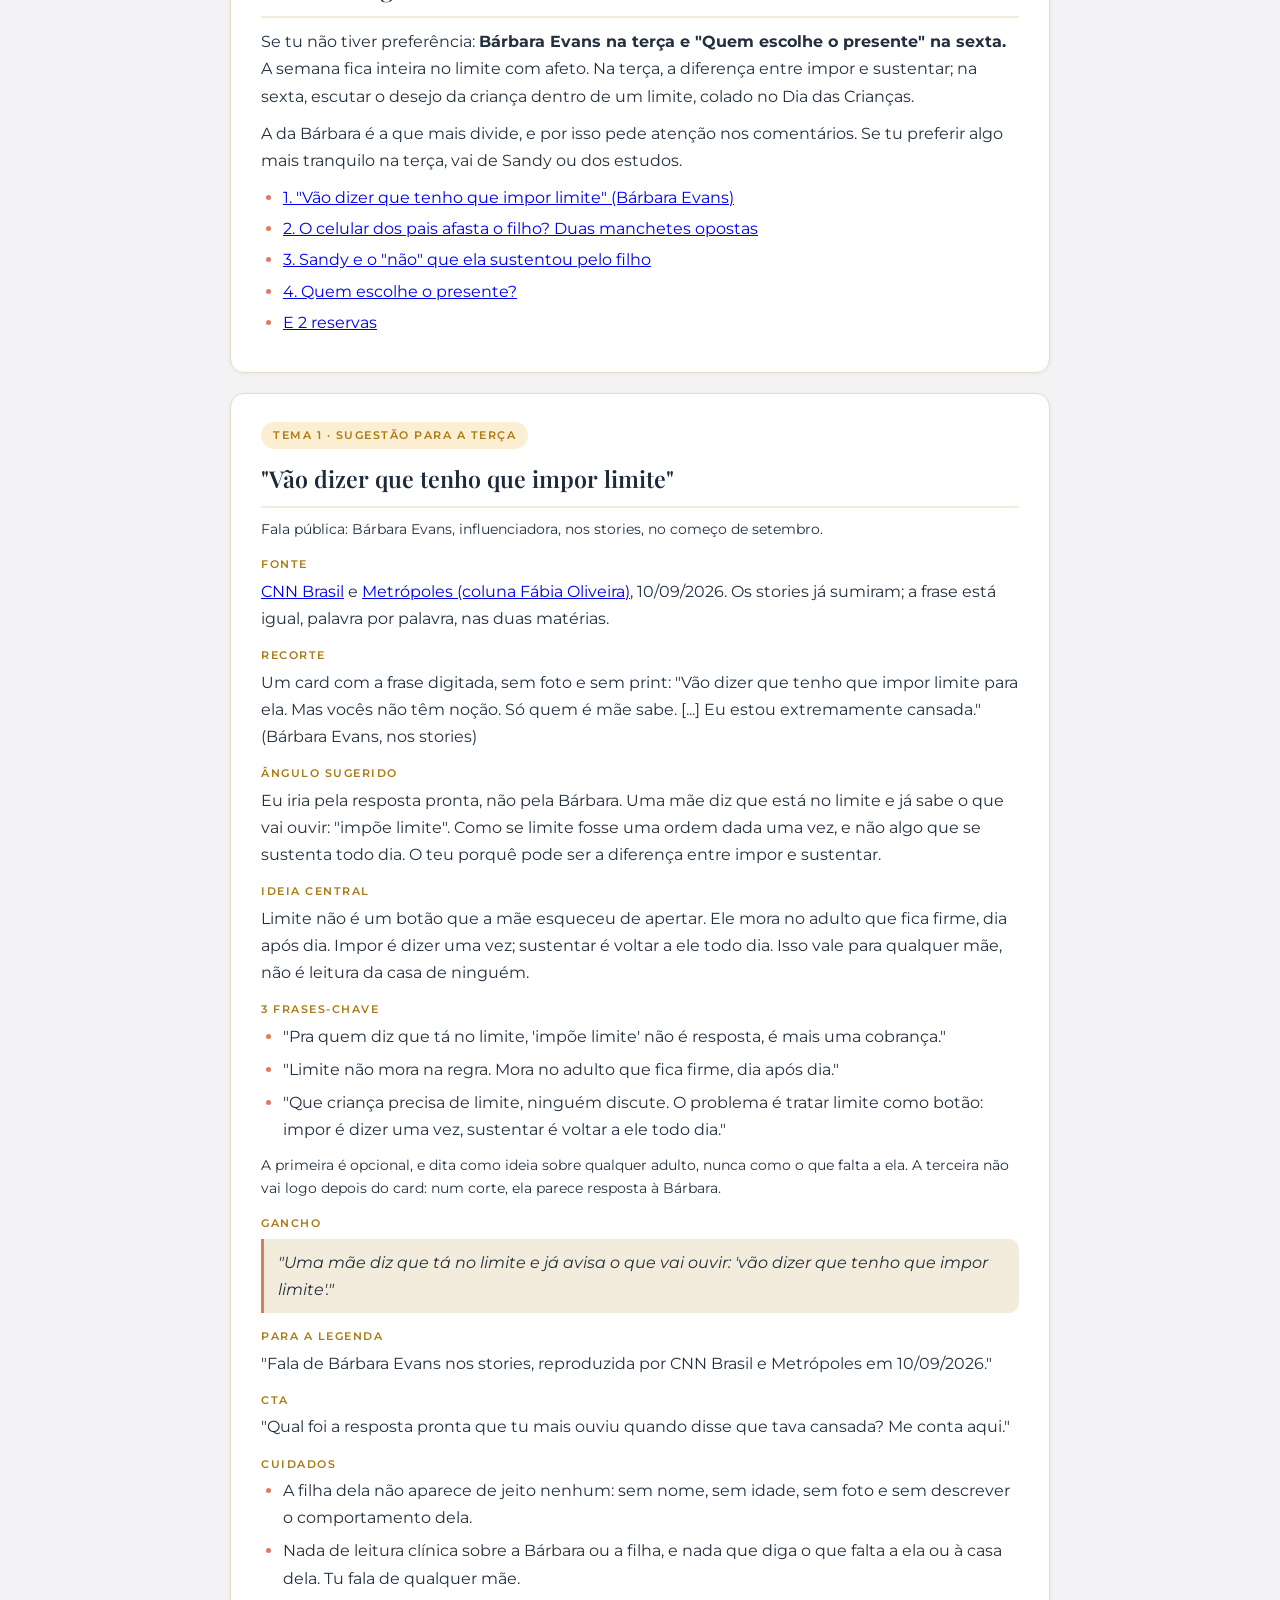
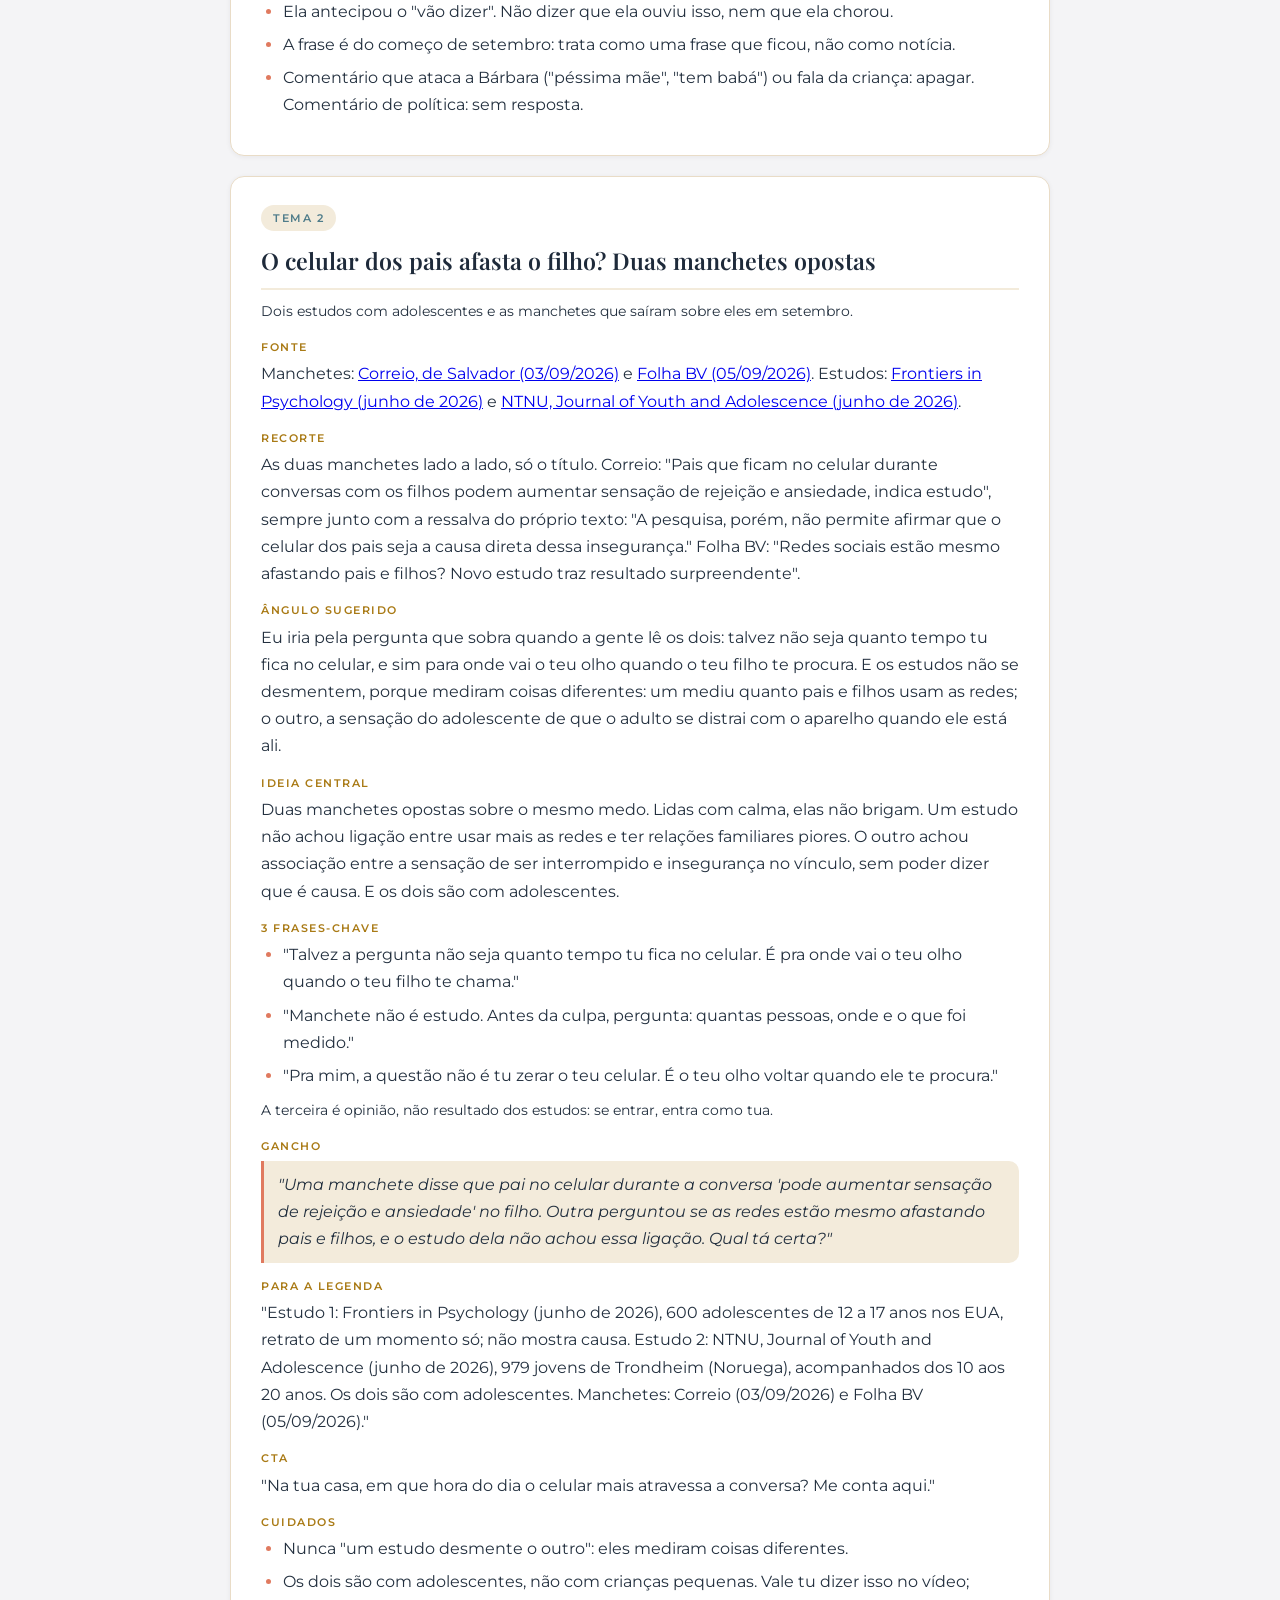
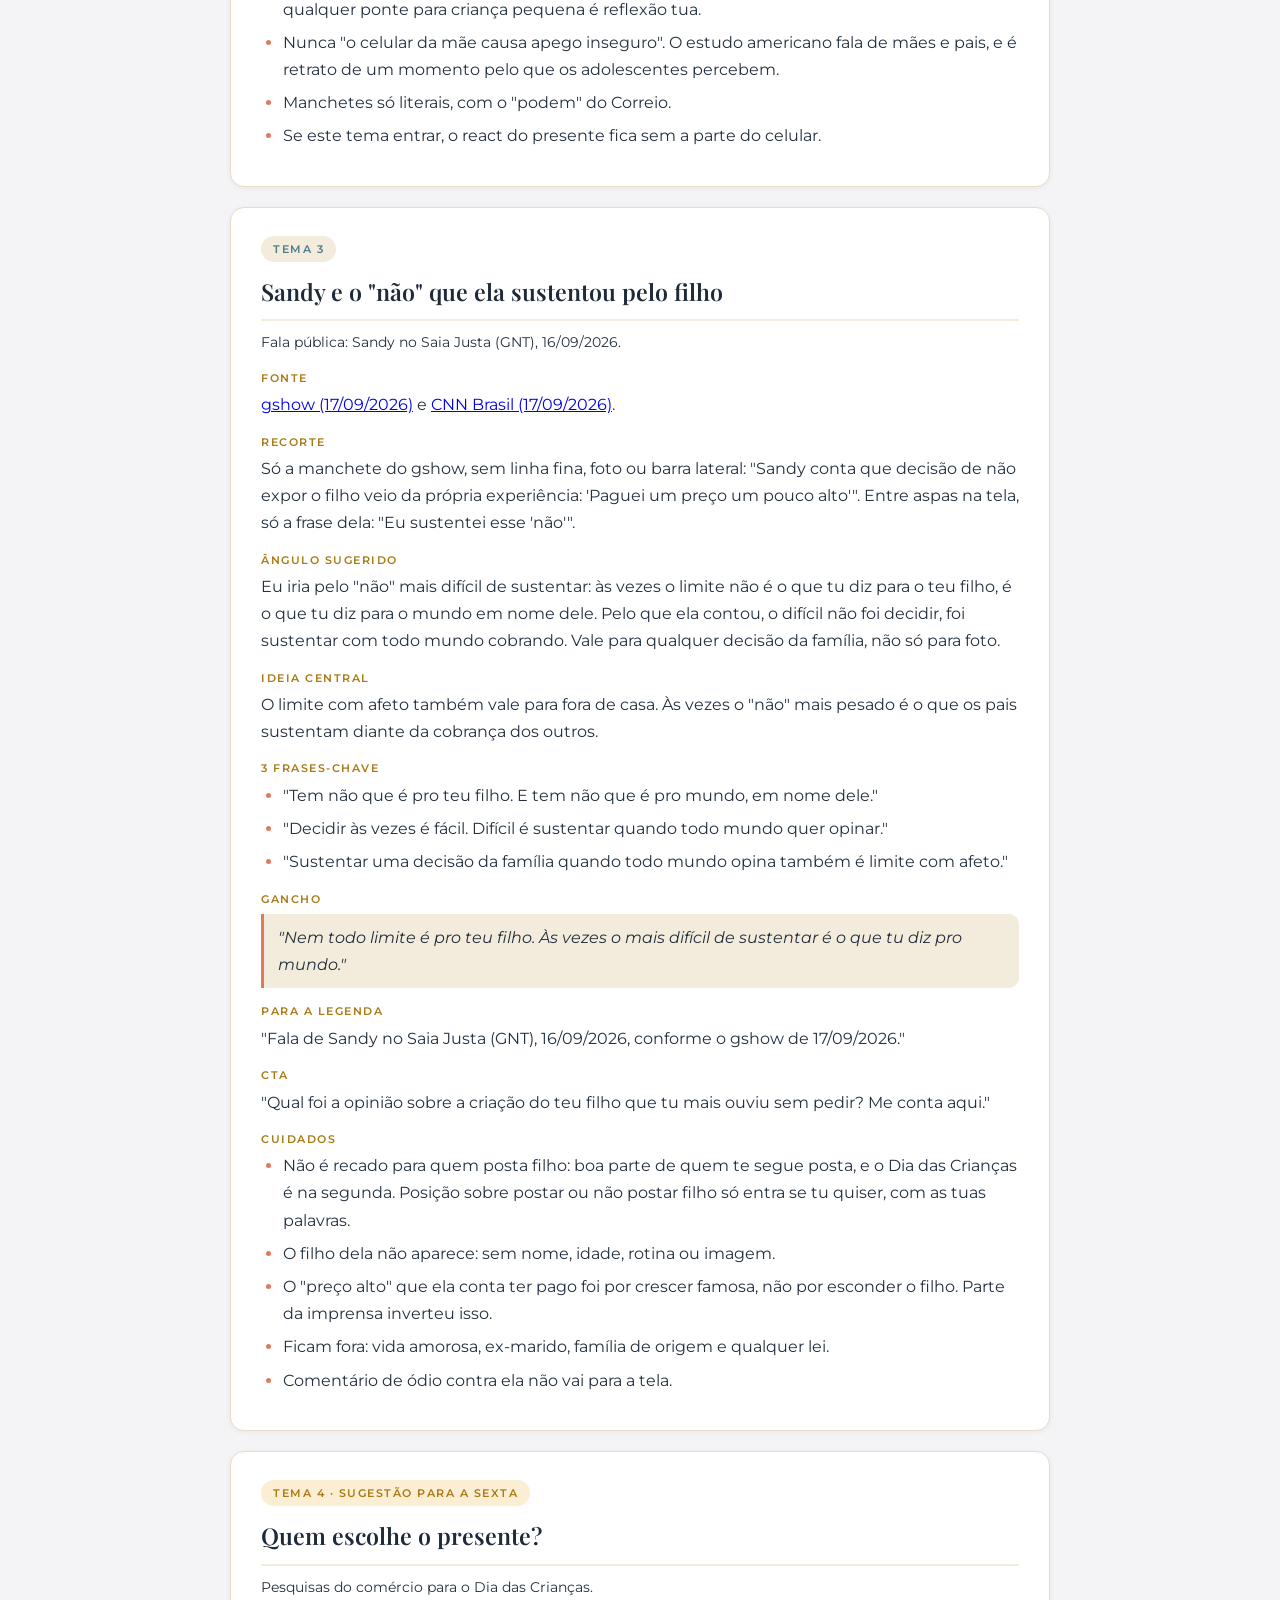
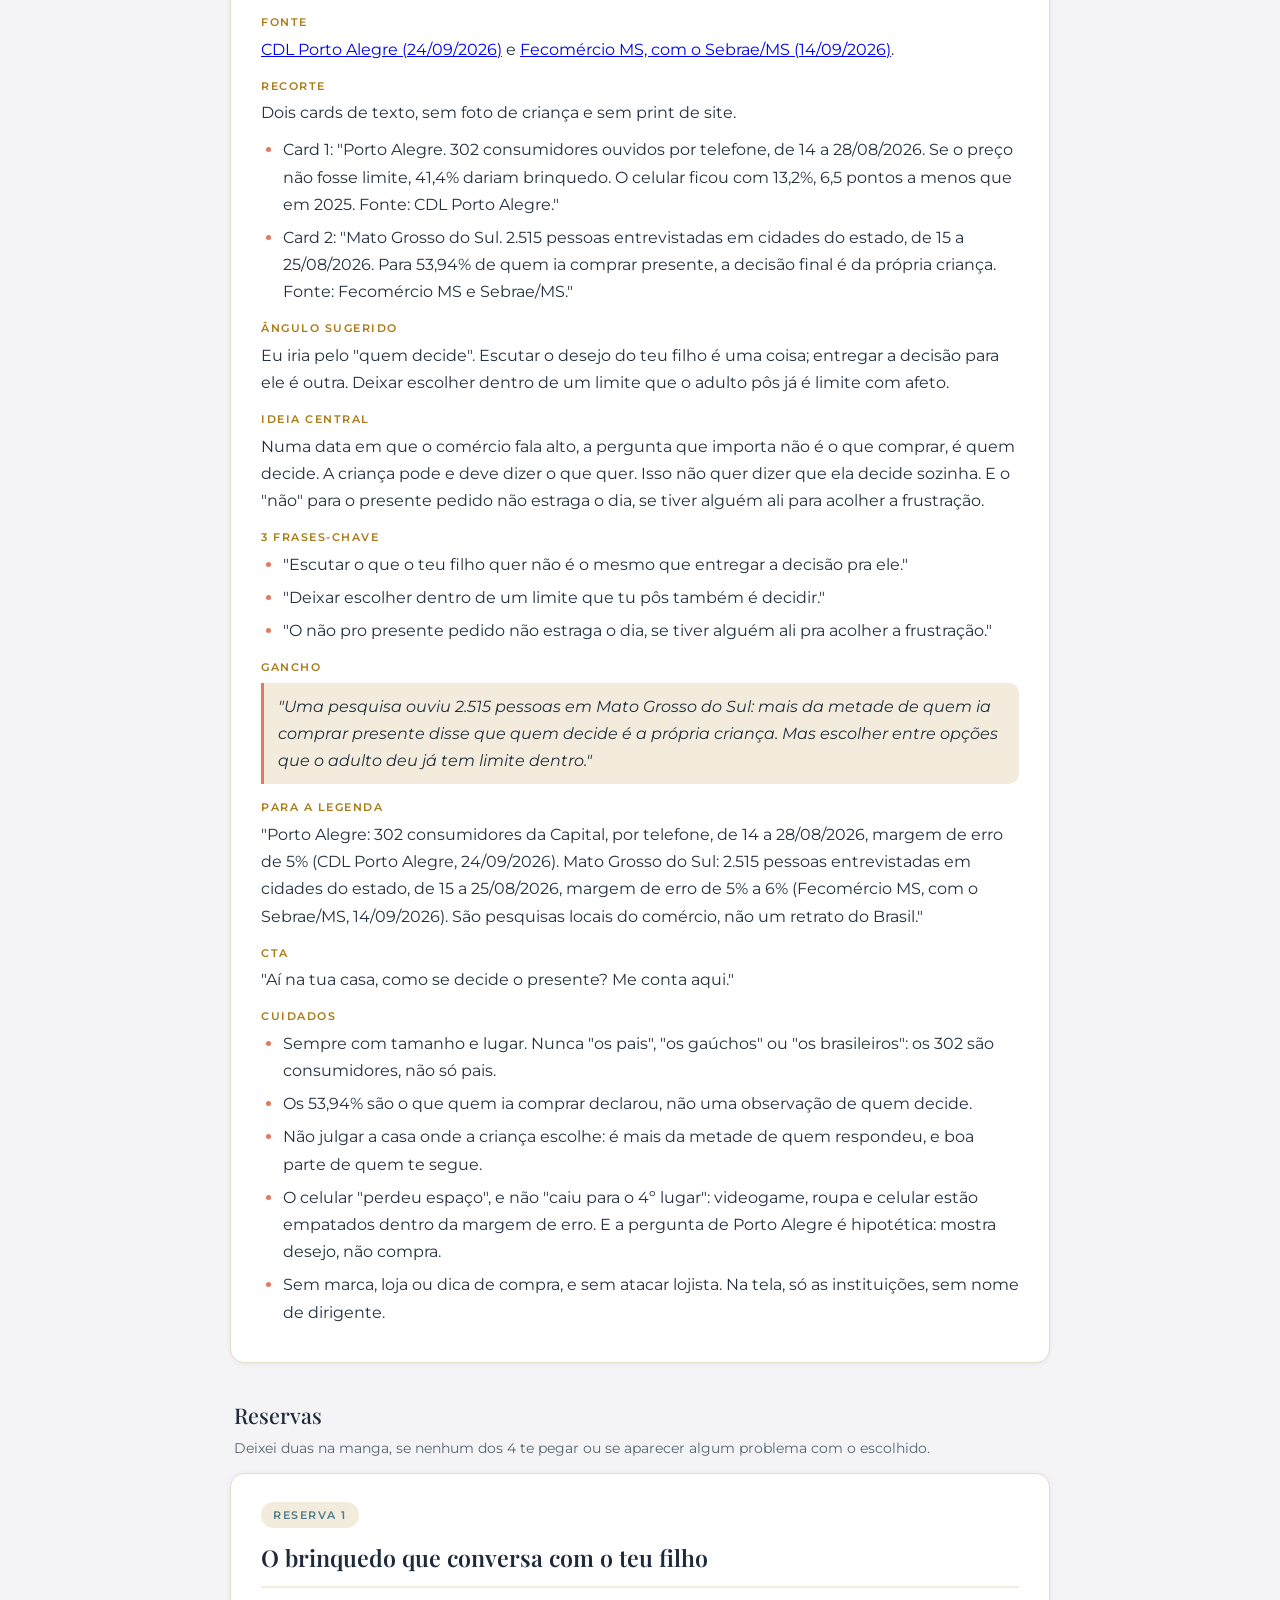
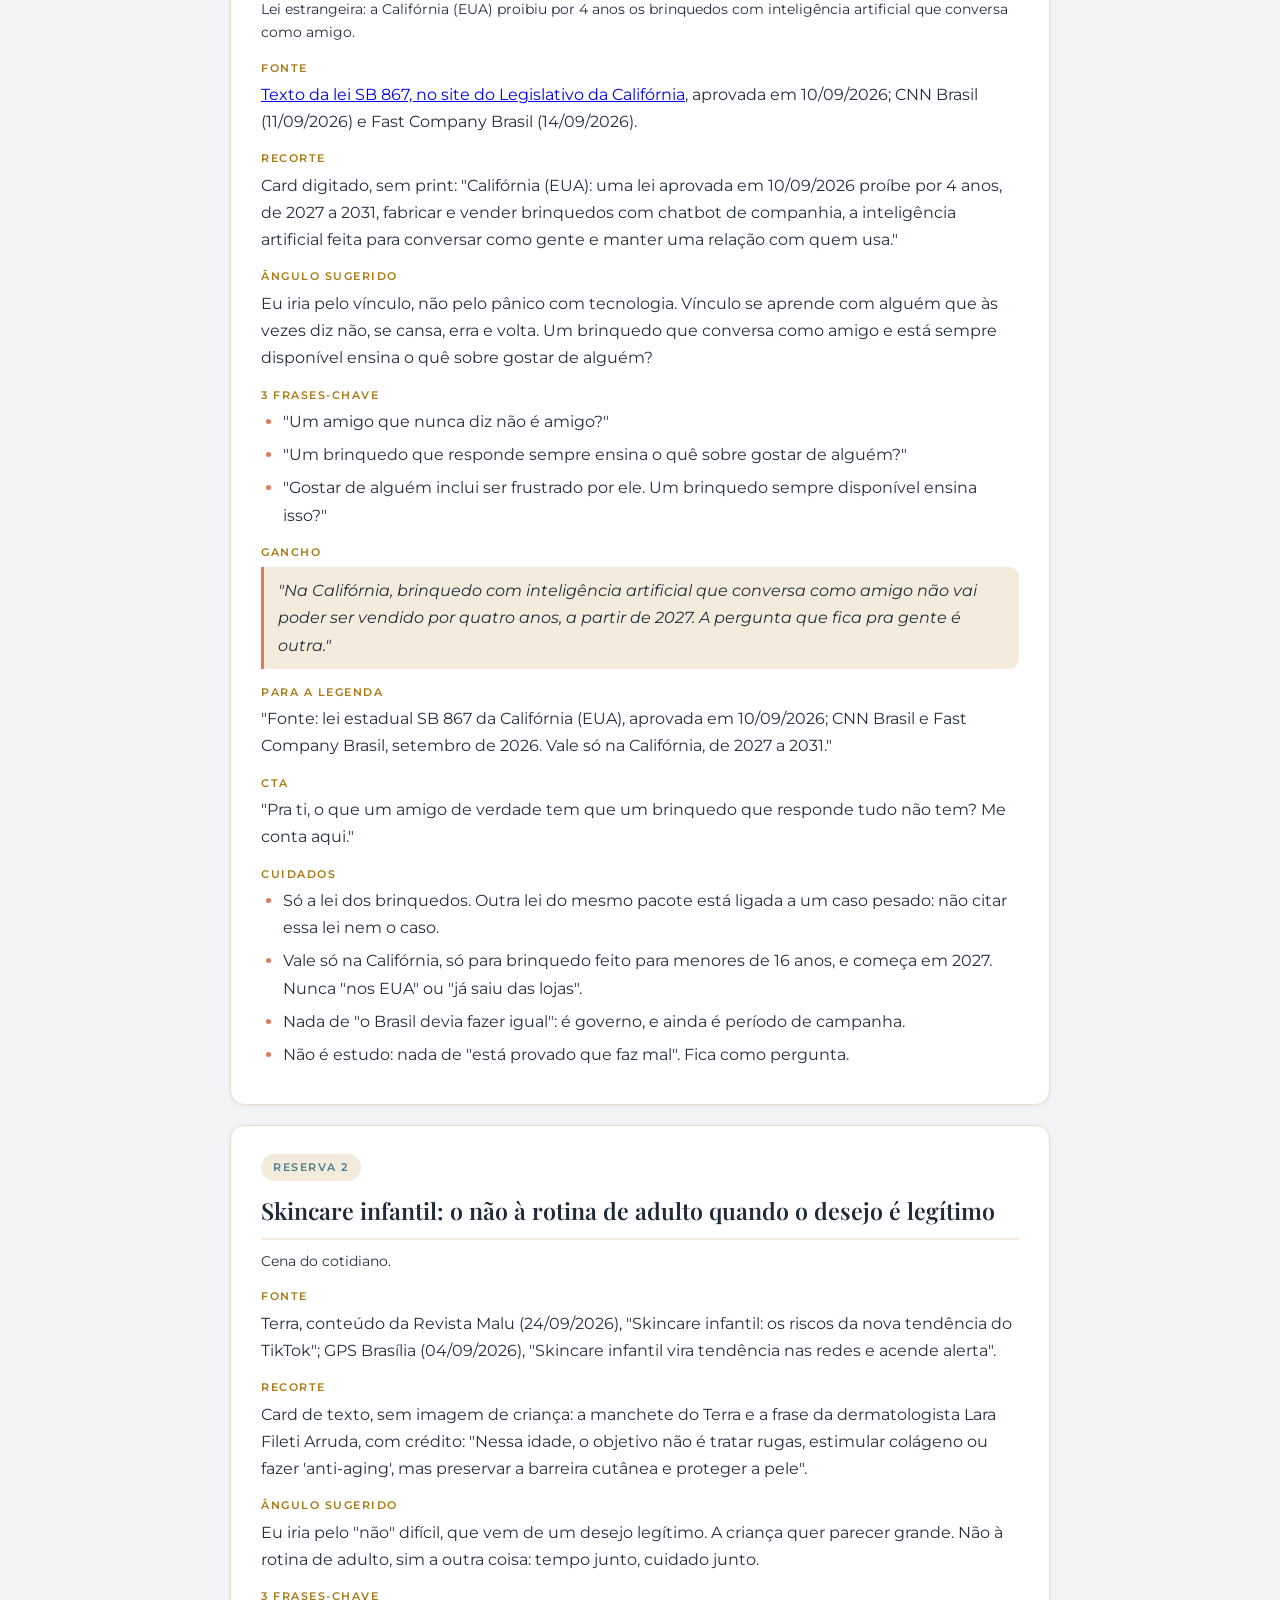
<file: pauta-01-10.html>
<!DOCTYPE html>
<html lang="pt-BR">
<head>
  <meta charset="UTF-8">
  <meta name="viewport" content="width=device-width, initial-scale=1.0">
  <title>Pauta de 01 a 12/10 · Central da Coprodução</title>
  <link href="https://fonts.googleapis.com/css2?family=Playfair+Display:ital,wght@0,400;0,500;0,600;1,400&family=Montserrat:wght@400;500;600&family=Caveat:wght@500&display=swap" rel="stylesheet">
  <link rel="stylesheet" href="styles.css">
  <style>
    .rotulo { font-size: 0.68rem; letter-spacing: 1.5px; text-transform: uppercase; color: var(--mostarda); margin: 14px 0 4px; font-weight: 600; }
    .fala { background: var(--areia-s); border-left: 3px solid var(--terracota); border-radius: 0 10px 10px 0; padding: 10px 14px; margin: 6px 0 8px; font-style: italic; }
    .frases li { margin-bottom: 6px; }
    .nota { font-size: 0.86rem; color: var(--txt2); }
    .fonte a, .fonte { word-break: break-word; }
    .secao { font-family: 'Playfair Display', Georgia, serif; font-weight: 500; font-size: 1.35rem; color: var(--azul); margin: 34px 4px 4px; }
    .secao-sub { font-size: 0.86rem; color: var(--txt2); margin: 0 4px 12px; }
    .indice li { margin-bottom: 4px; }
  </style>
</head>
<body>
  <header>
    <h1>Pauta de 01 a 12/10</h1>
    <p>formato cru · do primeiro dia de postagem ao Dia das Crianças · fio: limite com afeto</p>
  </header>
  <nav>
    <a href="index.html">Início</a>
    <a href="linha-editorial-mista.html">Linha editorial</a>
    <a href="pauta-01-10.html" class="ativo">Pauta</a>
    <a href="checklist.html">Checklist</a>
  </nav>
  <main>
    <div class="card">
      <h2>Bel e Fran, como ler esta pauta</h2>
      <p>A ideia é começar a postar na quinta 01/10, depois que a gente fechar a linha junto. Montei a pauta até segunda 12/10 pra dar tempo de preparo. É um rascunho pra gente ir lapidando junto.</p>
      <p>Cada peça está no formato cru: tema, ideia central, 3 frases-chave, gancho e CTA. No react, também fonte, recorte e ângulo. Não é texto final. Fran, o cru é pra ti: tu bota o jeito da Bel, e ela tem a palavra final em tudo. Bel, tu é a especialista: as ideias, as frases e os ângulos são só um ponto de partida pra Fran ter de onde sair. Troca tudo o que não for teu.</p>
      <p>O react do "Pai, não amigo" já está no ar desde 24/09, então ele não aparece aqui.</p>
      <p><strong>O que tu escolhe, Bel:</strong> os reacts de terça 06/10 e sexta 09/10. Pra largada, eu trouxe <a href="#temas">4 temas</a> no fim da página, todos conferidos na fonte. Tu escolhe 2, ou troca por um que tu viu. Daqui pra frente, os temas são de vocês duas.</p>
    </div>

    <h2 class="secao">01 a 04/10</h2>
    <p class="secao-sub">Os primeiros dias. Aqui não tem nada pra escolher.</p>

    <div class="card">
      <span class="tag acento">Quinta 01/10 · Live</span>
      <h2>Dia de live</h2>
      <p>Sem post de feed. Os stories fazem a ponte: um de manhã ("hoje tem"), um à tarde e um pouco antes de começar. O tema, o horário e onde vai ser a live a gente fecha contigo à parte.</p>
    </div>

    <div class="card">
      <span class="tag acento">Sexta 02/10 · Eixo 3 · React</span>
      <h2>"É só uma palmada"</h2>
      <p class="nota">Limite sim, sem a mão.</p>
      <div class="rotulo">Fonte</div>
      <p class="fonte">Estudo do Unicef "É só uma palmada", divulgado em 24/09/2026: <a href="https://www.unicef.org/brazil/comunicados-de-imprensa/e-so-uma-palmada-estudo-do-unicef-revela-por-que-o-castigo-corporal-contra-criancas-persiste-no-brasil">comunicado do Unicef Brasil</a></p>
      <div class="rotulo">Recorte</div>
      <p>Só o título do comunicado na tela, e tu reagindo. Sem rolar a página.</p>
      <div class="rotulo">Ângulo</div>
      <p>Limite se sustenta com presença firme, não com a mão. Acolhe quem já bateu, sem passar pano para a palmada.</p>
      <div class="rotulo">Ideia central</div>
      <p>A palmada para o comportamento na hora, mas não ensina o limite: ensina o medo. Existe outro caminho, e ele também é firme.</p>
      <div class="rotulo">3 frases-chave</div>
      <ul class="frases">
        <li>"Autoridade não precisa de mão."</li>
        <li>"A palmada para o comportamento na hora, mas ensina a criança a ter medo de ti, não a entender o limite."</li>
        <li>"Se tu já deu palmada, isso não é sobre culpa. É sobre saber que existe outro caminho, e ele é firme também."</li>
      </ul>
      <div class="rotulo">Gancho</div>
      <div class="fala">"'Apanhei e não morri.' Eu sei. Mas a pergunta é outra: o que foi que tu aprendeu?"</div>
      <div class="rotulo">Para a legenda, logo abaixo do gancho</div>
      <p>"O Unicef ouviu 214 pessoas (mães, pais, cuidadores, lideranças comunitárias e profissionais da rede de proteção) em comunidades do Rio, do Recife e de Manaus. Não é retrato do Brasil inteiro, mas é uma frase que muita gente conhece de casa. Fonte: UNICEF, estudo 'É só uma palmada', setembro de 2026."</p>
      <p class="nota">Deixei a fonte escrita, sem link: a legenda do Instagram não tem link clicável, e assim ninguém cai numa matéria que cita a lei por um nome que não entra.</p>
      <div class="rotulo">CTA</div>
      <p>"Me conta: o que tu faz no lugar da palmada quando o limite aperta? Deixa aqui, pode ajudar outra mãe."</p>
      <div class="rotulo">Cuidados</div>
      <ul>
        <li>Não dizer "os pais brasileiros": foram 214 pessoas em três cidades. Se falar do resultado, é "a maioria das pessoas ouvidas", nunca "a maioria dos pais".</li>
        <li>Não citar números de violência contra crianças.</li>
        <li>É antevéspera de eleição: o assunto é criação de filho, não política. A lei não entra no vídeo nem na legenda, por nenhum nome. Comentário que for para política fica sem resposta.</li>
      </ul>
    </div>

    <div class="card">
      <span class="tag">Sábado 03/10 · Eixo 4 · Formar outras mulheres</span>
      <h2>Quem cuida também precisa de cuidado</h2>
      <p class="nota">Carrossel ou reel, para terapeutas e para quem quer seguir esse caminho. Tom positivo: é sobre o valor do cuidado com quem cuida.</p>
      <div class="rotulo">Ideia central</div>
      <p>Supervisão não é sinal de que a terapeuta não sabe. É o que permite atender melhor e por mais tempo, porque ninguém devia sustentar sozinha a dor de uma família.</p>
      <div class="rotulo">3 frases-chave</div>
      <ul class="frases">
        <li>"Supervisão não é sinal de que tu não sabe. É cuidado com quem cuida."</li>
        <li>"Tem caso que a gente leva pra casa. A supervisão é o lugar de deixar ele."</li>
        <li>"Todo caso difícil fica mais claro com um segundo olhar."</li>
      </ul>
      <div class="rotulo">Gancho</div>
      <div class="fala">"Se tu atende criança e família sem ninguém pra discutir teus casos, esse post é pra ti."</div>
      <div class="rotulo">CTA</div>
      <p>"Tu tem com quem discutir teus casos hoje? Me conta aqui ou me chama na DM."</p>
    </div>

    <div class="card">
      <span class="tag">01 a 04/10 · Stories</span>
      <h2>Stories dos primeiros dias</h2>
      <ul>
        <li><strong>Quinta:</strong> "hoje tem live" de manhã, contagem à tarde e "estamos ao vivo"</li>
        <li><strong>Sexta:</strong> repost do react + caixinha: "que assunto de criação tu quer me ver opinar?" (as respostas viram pauta de react)</li>
        <li><strong>Fim de semana:</strong> vida real, leve, do teu jeito</li>
      </ul>
    </div>

    <h2 class="secao">05 a 12/10</h2>
    <p class="secao-sub">A primeira semana cheia, até o Dia das Crianças.</p>

    <div class="card">
      <span class="tag">Segunda 05/10 · Eixo 1 · O porquê</span>
      <h2>Por que dizer não dói tanto em ti</h2>
      <p class="nota">Reel olho no olho, 45 a 75 segundos.</p>
      <div class="rotulo">Ideia central</div>
      <p>Muitas vezes, a dificuldade de colocar limite não é falta de técnica. É o medo de deixar de ser amada, que vem da nossa própria história.</p>
      <div class="rotulo">3 frases-chave</div>
      <ul class="frases">
        <li>"Dizer não pro teu filho não te faz menos amorosa. Às vezes é o jeito mais amoroso de estar presente."</li>
        <li>"Muitas vezes o que trava o limite não é o filho. É a menina que a gente foi, com medo de desagradar."</li>
        <li>"Sentir culpa depois do não não quer dizer que tu errou. Muitas vezes quer dizer que tu tá fazendo diferente do que aprendeu."</li>
      </ul>
      <div class="rotulo">Gancho</div>
      <div class="fala">"Se colocar limite no teu filho te dá culpa, essa culpa não é sobre ele."</div>
      <div class="rotulo">CTA</div>
      <p>"Me conta aqui: qual é o limite mais difícil de sustentar na tua casa?"</p>
    </div>

    <div class="card">
      <span class="tag acento">Terça 06/10 · Eixo 3 · React</span>
      <h2>O primeiro tema que tu escolher</h2>
      <p>Um dos <a href="#temas">4 temas</a> lá embaixo. Se tu não tiver preferência, a minha sugestão está logo no começo da lista.</p>
    </div>

    <div class="card">
      <span class="tag">Quarta 07/10 · Eixo 2 · A mãe</span>
      <h2>A mãe tranquila não é a que sabe tudo</h2>
      <p class="nota">Reel ou carrossel. Esta peça chama para a live de quinta 08/10.</p>
      <div class="rotulo">Ideia central</div>
      <p>A tranquilidade que a mãe procura não vem de ter todas as respostas. Vem de se conhecer o suficiente para separar o que é dela e o que é do filho.</p>
      <div class="rotulo">3 frases-chave</div>
      <ul class="frases">
        <li>"Tu não precisa saber tudo pra ficar tranquila. Precisa saber quem tu é quando o dia aperta."</li>
        <li>"Muito do que te tira do sério não é o comportamento do teu filho. É o que ele encosta em ti."</li>
        <li>"Mãe que se conhece também erra. A diferença é que ela sabe voltar."</li>
      </ul>
      <div class="rotulo">Gancho</div>
      <div class="fala">"Tu acha que o que te falta é mais uma técnica? Talvez seja outra coisa."</div>
      <div class="rotulo">CTA</div>
      <p>"Quinta tem live comigo. Fica de olho nos stories que eu te conto o horário."</p>
    </div>

    <div class="card">
      <span class="tag acento">Quinta 08/10 · Live</span>
      <h2>Dia de live</h2>
      <p>Sem post de feed. Stories de manhã, à tarde e um pouco antes de começar. O tema, o horário e onde vai ser a gente fecha contigo à parte.</p>
    </div>

    <div class="card">
      <span class="tag acento">Sexta 09/10 · Eixo 3 · React</span>
      <h2>O segundo tema que tu escolher</h2>
      <p>O outro dos <a href="#temas">4 temas</a>. Se tu escolher o do presente, eu colocaria aqui, colado no Dia das Crianças.</p>
    </div>

    <div class="card">
      <span class="tag">Sábado 10/10 ou domingo 11/10 · Eixo 4 · Formar outras mulheres</span>
      <h2>Antes de repetir "a psicologia diz", olha três coisas</h2>
      <p class="nota">Carrossel ou reel, para terapeutas e para quem quer seguir esse caminho. É sugestão: só vai se tu concordar, e com as tuas palavras.</p>
      <div class="rotulo">Ideia central</div>
      <p>Quem atende família vai ouvir, e vai ter vontade de repetir, "a ciência diz". Formar o próprio olhar começa por três perguntas: quantas pessoas, onde, e o que foi medido. Quando a gente repete um estudo para uma mãe, empresta a nossa autoridade para ele. Por isso ler antes não é detalhe, é cuidado com a família.</p>
      <div class="rotulo">Exemplo para mostrar, se tu quiser</div>
      <p class="fonte">A manchete do <a href="https://www.correiobraziliense.com.br/cbradar/infancia-anos-60-e-70-liberdade-mudanca-geracional/">Correio Braziliense (19/09/2026)</a>: "Estudos da psicologia sugerem que as pessoas nascidas entre 1960 e 1970 estão entre as últimas a terem vivenciado uma infância plena". E, no próprio texto, logo abaixo: "não permitem afirmar cientificamente que uma geração teve uma infância 'melhor' ou mais plena que todas as seguintes". Um dos estudos citados comparou 544 crianças de 4 escolas de Auckland (Nova Zelândia) com as lembranças de 500 pais: 91,8% dos pais iam para a escola a pé ou de bicicleta, contra 49,3% dos filhos. Só que o dado dos pais é memória de quando eles tinham 10 a 12 anos.</p>
      <div class="rotulo">3 frases-chave</div>
      <ul class="frases">
        <li>"Antes de repetir 'a psicologia diz', pergunta três coisas: quantas pessoas, onde e o que foi medido."</li>
        <li>"Manchete é convite pra ler. Não é conclusão."</li>
        <li>"Quando tu repete um estudo pra uma família, tu empresta a tua autoridade pra ele. Lê antes."</li>
      </ul>
      <div class="rotulo">Gancho</div>
      <div class="fala">"'Estudos da psicologia sugerem...' Tu leu o estudo ou só a manchete?"</div>
      <div class="rotulo">Para a legenda, se usar o exemplo</div>
      <p>"Manchete: Correio Braziliense, 19/09/2026. Estudo: 544 crianças e 500 pais de 4 escolas de Auckland (Nova Zelândia), publicado no Journal of Transport &amp; Health em 2017; o dado dos pais é lembrança da infância deles."</p>
      <div class="rotulo">CTA de escuta</div>
      <p>"Tu que atende família, ou quer atender: qual 'a ciência diz' mais chega até ti? Só a frase, sem dizer de quem. Me conta aqui, quero te ler."</p>
      <div class="rotulo">Cuidados</div>
      <ul>
        <li>A crítica é à manchete, nunca a quem escreveu: sem nome de repórter nem de psicólogo.</li>
        <li>O Correio escreveu "estão entre as últimas", não "a última". Citar exatamente.</li>
        <li>Não romantizar a infância dos anos 60 e 70. Se vier "eu apanhei e fiquei bem" nos comentários, não entrar.</li>
        <li>Nada de idade certa para criança ir sozinha à escola: o assunto é ler estudo, não orientar família. Sem caso de atendimento, nem disfarçado.</li>
      </ul>
    </div>

    <div class="card">
      <span class="tag">05 a 11/10 · Stories</span>
      <h2>Stories da semana</h2>
      <ul>
        <li><strong>Segunda:</strong> bastidor + enquete: "o que é mais difícil: dizer não ou sustentar o não?"</li>
        <li><strong>Terça:</strong> repost do react</li>
        <li><strong>Quarta:</strong> chamada para a live de quinta</li>
        <li><strong>Quinta:</strong> contagem para a live e "estamos ao vivo"</li>
        <li><strong>Sexta:</strong> repost do react 2</li>
        <li><strong>Fim de semana:</strong> vida real, leve, do teu jeito</li>
      </ul>
    </div>

    <div class="card">
      <span class="tag acento">Segunda 12/10 · Dia das Crianças · Eixo 1 · O porquê</span>
      <h2>Se o teu filho se frustrar hoje, tu não falhou</h2>
      <p class="nota">Reel olho no olho, 45 a 75 segundos. É sugestão: só vai se tu concordar, e com as tuas palavras.</p>
      <div class="rotulo">Ideia central</div>
      <p>O Dia das Crianças vende a ideia de um dia perfeito. O dia real tem presente que não era o esperado, festa que acaba, irmão que ganhou "o melhor". A frustração não estraga a infância. Frustração acolhida por um adulto que fica é onde a criança aprende que o mundo não se dobra a ela e, mesmo assim, ela é amada. O presente passa. O que fica é quem estava ali quando ela desabou.</p>
      <div class="rotulo">3 frases-chave</div>
      <ul class="frases">
        <li>"Teu filho pode se frustrar hoje. Isso não quer dizer que tu errou o presente."</li>
        <li>"O que fica do dia 12 não é o presente, é quem ficou do lado dele."</li>
        <li>"Criança não precisa de um mundo que diz sim pra tudo. Precisa de um adulto que fica quando o mundo diz não."</li>
      </ul>
      <div class="rotulo">Gancho</div>
      <div class="fala">"Se hoje o teu filho chorar depois de abrir o presente, espera antes de achar que tu errou."</div>
      <div class="rotulo">CTA</div>
      <p>"Me conta: da tua infância, tu lembra mais de um presente ou de quem estava junto?"</p>
      <div class="rotulo">Cuidados</div>
      <ul>
        <li>Não é crítica a quem compra ou gasta: o presente não é o problema, ele só não substitui a presença. Nada de "teu filho não precisa de presente".</li>
        <li>"Ficar" é a palavra-chave: nada que soe como "deixa chorar sozinho". Frustração não é abandono.</li>
        <li>Sem número, sem pesquisa, sem marca e sem promoção. Se a sexta for o react do presente, esta peça fecha o assunto sem repetir os números.</li>
      </ul>
    </div>

    <h2 class="secao" id="temas">Os 4 temas de react</h2>
    <p class="secao-sub">Pra terça 06/10 e sexta 09/10. Bel, tu escolhe 2, ou troca por um que tu viu.</p>

    <div class="card">
      <h2>A minha sugestão</h2>
      <p>Se tu não tiver preferência: <strong>Bárbara Evans na terça e "Quem escolhe o presente" na sexta.</strong> A semana fica inteira no limite com afeto. Na terça, a diferença entre impor e sustentar; na sexta, escutar o desejo da criança dentro de um limite, colado no Dia das Crianças.</p>
      <p>A da Bárbara é a que mais divide, e por isso pede atenção nos comentários. Se tu preferir algo mais tranquilo na terça, vai de Sandy ou dos estudos.</p>
      <ul class="indice">
        <li><a href="#tema-1">1. "Vão dizer que tenho que impor limite" (Bárbara Evans)</a></li>
        <li><a href="#tema-2">2. O celular dos pais afasta o filho? Duas manchetes opostas</a></li>
        <li><a href="#tema-3">3. Sandy e o "não" que ela sustentou pelo filho</a></li>
        <li><a href="#tema-4">4. Quem escolhe o presente?</a></li>
        <li><a href="#reservas">E 2 reservas</a></li>
      </ul>
    </div>

    <div class="card" id="tema-1">
      <span class="tag acento">Tema 1 · sugestão para a terça</span>
      <h2>"Vão dizer que tenho que impor limite"</h2>
      <p class="nota">Fala pública: Bárbara Evans, influenciadora, nos stories, no começo de setembro.</p>
      <div class="rotulo">Fonte</div>
      <p class="fonte"><a href="https://www.cnnbrasil.com.br/pop/celebridades/barbara-evans-chora-em-desabafo-sobre-criacao-da-filha-nao-tem-mais-baba/">CNN Brasil</a> e <a href="https://www.metropoles.com/colunas/fabia-oliveira/barbara-evans-desabafa-sobre-criacao-da-filha-estou-no-meu-limite">Metrópoles (coluna Fábia Oliveira)</a>, 10/09/2026. Os stories já sumiram; a frase está igual, palavra por palavra, nas duas matérias.</p>
      <div class="rotulo">Recorte</div>
      <p>Um card com a frase digitada, sem foto e sem print: "Vão dizer que tenho que impor limite para ela. Mas vocês não têm noção. Só quem é mãe sabe. [...] Eu estou extremamente cansada." (Bárbara Evans, nos stories)</p>
      <div class="rotulo">Ângulo sugerido</div>
      <p>Eu iria pela resposta pronta, não pela Bárbara. Uma mãe diz que está no limite e já sabe o que vai ouvir: "impõe limite". Como se limite fosse uma ordem dada uma vez, e não algo que se sustenta todo dia. O teu porquê pode ser a diferença entre impor e sustentar.</p>
      <div class="rotulo">Ideia central</div>
      <p>Limite não é um botão que a mãe esqueceu de apertar. Ele mora no adulto que fica firme, dia após dia. Impor é dizer uma vez; sustentar é voltar a ele todo dia. Isso vale para qualquer mãe, não é leitura da casa de ninguém.</p>
      <div class="rotulo">3 frases-chave</div>
      <ul class="frases">
        <li>"Pra quem diz que tá no limite, 'impõe limite' não é resposta, é mais uma cobrança."</li>
        <li>"Limite não mora na regra. Mora no adulto que fica firme, dia após dia."</li>
        <li>"Que criança precisa de limite, ninguém discute. O problema é tratar limite como botão: impor é dizer uma vez, sustentar é voltar a ele todo dia."</li>
      </ul>
      <p class="nota">A primeira é opcional, e dita como ideia sobre qualquer adulto, nunca como o que falta a ela. A terceira não vai logo depois do card: num corte, ela parece resposta à Bárbara.</p>
      <div class="rotulo">Gancho</div>
      <div class="fala">"Uma mãe diz que tá no limite e já avisa o que vai ouvir: 'vão dizer que tenho que impor limite'."</div>
      <div class="rotulo">Para a legenda</div>
      <p>"Fala de Bárbara Evans nos stories, reproduzida por CNN Brasil e Metrópoles em 10/09/2026."</p>
      <div class="rotulo">CTA</div>
      <p>"Qual foi a resposta pronta que tu mais ouviu quando disse que tava cansada? Me conta aqui."</p>
      <div class="rotulo">Cuidados</div>
      <ul>
        <li>A filha dela não aparece de jeito nenhum: sem nome, sem idade, sem foto e sem descrever o comportamento dela.</li>
        <li>Nada de leitura clínica sobre a Bárbara ou a filha, e nada que diga o que falta a ela ou à casa dela. Tu fala de qualquer mãe.</li>
        <li>Ela antecipou o "vão dizer". Não dizer que ela ouviu isso, nem que ela chorou.</li>
        <li>A frase é do começo de setembro: trata como uma frase que ficou, não como notícia.</li>
        <li>Comentário que ataca a Bárbara ("péssima mãe", "tem babá") ou fala da criança: apagar. Comentário de política: sem resposta.</li>
      </ul>
    </div>

    <div class="card" id="tema-2">
      <span class="tag">Tema 2</span>
      <h2>O celular dos pais afasta o filho? Duas manchetes opostas</h2>
      <p class="nota">Dois estudos com adolescentes e as manchetes que saíram sobre eles em setembro.</p>
      <div class="rotulo">Fonte</div>
      <p class="fonte">Manchetes: <a href="https://www.correio24horas.com.br/mundo/pais-que-ficam-no-celular-durante-conversas-com-os-filhos-podem-aumentar-sensacao-de-rejeicao-e-ansiedade-indica-estudo-0926">Correio, de Salvador (03/09/2026)</a> e <a href="https://www.folhabv.com.br/saude-e-bem-estar/redes-sociais-estao-mesmo-afastando-pais-e-filhos-novo-estudo-traz-resultado-surpreendente/">Folha BV (05/09/2026)</a>. Estudos: <a href="https://www.frontiersin.org/journals/psychology/articles/10.3389/fpsyg.2026.1766665/full">Frontiers in Psychology (junho de 2026)</a> e <a href="https://doi.org/10.1007/s10964-026-02362-5">NTNU, Journal of Youth and Adolescence (junho de 2026)</a>.</p>
      <div class="rotulo">Recorte</div>
      <p>As duas manchetes lado a lado, só o título. Correio: "Pais que ficam no celular durante conversas com os filhos podem aumentar sensação de rejeição e ansiedade, indica estudo", sempre junto com a ressalva do próprio texto: "A pesquisa, porém, não permite afirmar que o celular dos pais seja a causa direta dessa insegurança." Folha BV: "Redes sociais estão mesmo afastando pais e filhos? Novo estudo traz resultado surpreendente".</p>
      <div class="rotulo">Ângulo sugerido</div>
      <p>Eu iria pela pergunta que sobra quando a gente lê os dois: talvez não seja quanto tempo tu fica no celular, e sim para onde vai o teu olho quando o teu filho te procura. E os estudos não se desmentem, porque mediram coisas diferentes: um mediu quanto pais e filhos usam as redes; o outro, a sensação do adolescente de que o adulto se distrai com o aparelho quando ele está ali.</p>
      <div class="rotulo">Ideia central</div>
      <p>Duas manchetes opostas sobre o mesmo medo. Lidas com calma, elas não brigam. Um estudo não achou ligação entre usar mais as redes e ter relações familiares piores. O outro achou associação entre a sensação de ser interrompido e insegurança no vínculo, sem poder dizer que é causa. E os dois são com adolescentes.</p>
      <div class="rotulo">3 frases-chave</div>
      <ul class="frases">
        <li>"Talvez a pergunta não seja quanto tempo tu fica no celular. É pra onde vai o teu olho quando o teu filho te chama."</li>
        <li>"Manchete não é estudo. Antes da culpa, pergunta: quantas pessoas, onde e o que foi medido."</li>
        <li>"Pra mim, a questão não é tu zerar o teu celular. É o teu olho voltar quando ele te procura."</li>
      </ul>
      <p class="nota">A terceira é opinião, não resultado dos estudos: se entrar, entra como tua.</p>
      <div class="rotulo">Gancho</div>
      <div class="fala">"Uma manchete disse que pai no celular durante a conversa 'pode aumentar sensação de rejeição e ansiedade' no filho. Outra perguntou se as redes estão mesmo afastando pais e filhos, e o estudo dela não achou essa ligação. Qual tá certa?"</div>
      <div class="rotulo">Para a legenda</div>
      <p>"Estudo 1: Frontiers in Psychology (junho de 2026), 600 adolescentes de 12 a 17 anos nos EUA, retrato de um momento só; não mostra causa. Estudo 2: NTNU, Journal of Youth and Adolescence (junho de 2026), 979 jovens de Trondheim (Noruega), acompanhados dos 10 aos 20 anos. Os dois são com adolescentes. Manchetes: Correio (03/09/2026) e Folha BV (05/09/2026)."</p>
      <div class="rotulo">CTA</div>
      <p>"Na tua casa, em que hora do dia o celular mais atravessa a conversa? Me conta aqui."</p>
      <div class="rotulo">Cuidados</div>
      <ul>
        <li>Nunca "um estudo desmente o outro": eles mediram coisas diferentes.</li>
        <li>Os dois são com adolescentes, não com crianças pequenas. Vale tu dizer isso no vídeo; qualquer ponte para criança pequena é reflexão tua.</li>
        <li>Nunca "o celular da mãe causa apego inseguro". O estudo americano fala de mães e pais, e é retrato de um momento pelo que os adolescentes percebem.</li>
        <li>Manchetes só literais, com o "podem" do Correio.</li>
        <li>Se este tema entrar, o react do presente fica sem a parte do celular.</li>
      </ul>
    </div>

    <div class="card" id="tema-3">
      <span class="tag">Tema 3</span>
      <h2>Sandy e o "não" que ela sustentou pelo filho</h2>
      <p class="nota">Fala pública: Sandy no Saia Justa (GNT), 16/09/2026.</p>
      <div class="rotulo">Fonte</div>
      <p class="fonte"><a href="https://gshow.globo.com/gnt/saia-justa/noticia/sandy-conta-que-decisao-de-nao-expor-o-filho-veio-da-propria-experiencia-paguei-um-preco-um-pouco-alto.ghtml">gshow (17/09/2026)</a> e <a href="https://www.cnnbrasil.com.br/pop/celebridades/sandy-desabafa-sobre-ataques-por-nao-mostrar-o-rosto-do-filho-preco-alto/">CNN Brasil (17/09/2026)</a>.</p>
      <div class="rotulo">Recorte</div>
      <p>Só a manchete do gshow, sem linha fina, foto ou barra lateral: "Sandy conta que decisão de não expor o filho veio da própria experiência: 'Paguei um preço um pouco alto'". Entre aspas na tela, só a frase dela: "Eu sustentei esse 'não'".</p>
      <div class="rotulo">Ângulo sugerido</div>
      <p>Eu iria pelo "não" mais difícil de sustentar: às vezes o limite não é o que tu diz para o teu filho, é o que tu diz para o mundo em nome dele. Pelo que ela contou, o difícil não foi decidir, foi sustentar com todo mundo cobrando. Vale para qualquer decisão da família, não só para foto.</p>
      <div class="rotulo">Ideia central</div>
      <p>O limite com afeto também vale para fora de casa. Às vezes o "não" mais pesado é o que os pais sustentam diante da cobrança dos outros.</p>
      <div class="rotulo">3 frases-chave</div>
      <ul class="frases">
        <li>"Tem não que é pro teu filho. E tem não que é pro mundo, em nome dele."</li>
        <li>"Decidir às vezes é fácil. Difícil é sustentar quando todo mundo quer opinar."</li>
        <li>"Sustentar uma decisão da família quando todo mundo opina também é limite com afeto."</li>
      </ul>
      <div class="rotulo">Gancho</div>
      <div class="fala">"Nem todo limite é pro teu filho. Às vezes o mais difícil de sustentar é o que tu diz pro mundo."</div>
      <div class="rotulo">Para a legenda</div>
      <p>"Fala de Sandy no Saia Justa (GNT), 16/09/2026, conforme o gshow de 17/09/2026."</p>
      <div class="rotulo">CTA</div>
      <p>"Qual foi a opinião sobre a criação do teu filho que tu mais ouviu sem pedir? Me conta aqui."</p>
      <div class="rotulo">Cuidados</div>
      <ul>
        <li>Não é recado para quem posta filho: boa parte de quem te segue posta, e o Dia das Crianças é na segunda. Posição sobre postar ou não postar filho só entra se tu quiser, com as tuas palavras.</li>
        <li>O filho dela não aparece: sem nome, idade, rotina ou imagem.</li>
        <li>O "preço alto" que ela conta ter pago foi por crescer famosa, não por esconder o filho. Parte da imprensa inverteu isso.</li>
        <li>Ficam fora: vida amorosa, ex-marido, família de origem e qualquer lei.</li>
        <li>Comentário de ódio contra ela não vai para a tela.</li>
      </ul>
    </div>

    <div class="card" id="tema-4">
      <span class="tag acento">Tema 4 · sugestão para a sexta</span>
      <h2>Quem escolhe o presente?</h2>
      <p class="nota">Pesquisas do comércio para o Dia das Crianças.</p>
      <div class="rotulo">Fonte</div>
      <p class="fonte"><a href="https://cdlpoa.com.br/noticia/brinquedos-ganham-espaco-e-celulares-perdem-forca-entre-os-presentes-de-dia-das-criancas/">CDL Porto Alegre (24/09/2026)</a> e <a href="https://fecomercio-ms.portaldocomercio.org.br/sem-categoria/dia-das-criancas-deve-movimentar-r-49129-milhoes-no-comercio-de-mato-grosso-do-sul-aponta-pesquisa/">Fecomércio MS, com o Sebrae/MS (14/09/2026)</a>.</p>
      <div class="rotulo">Recorte</div>
      <p>Dois cards de texto, sem foto de criança e sem print de site.</p>
      <ul>
        <li>Card 1: "Porto Alegre. 302 consumidores ouvidos por telefone, de 14 a 28/08/2026. Se o preço não fosse limite, 41,4% dariam brinquedo. O celular ficou com 13,2%, 6,5 pontos a menos que em 2025. Fonte: CDL Porto Alegre."</li>
        <li>Card 2: "Mato Grosso do Sul. 2.515 pessoas entrevistadas em cidades do estado, de 15 a 25/08/2026. Para 53,94% de quem ia comprar presente, a decisão final é da própria criança. Fonte: Fecomércio MS e Sebrae/MS."</li>
      </ul>
      <div class="rotulo">Ângulo sugerido</div>
      <p>Eu iria pelo "quem decide". Escutar o desejo do teu filho é uma coisa; entregar a decisão para ele é outra. Deixar escolher dentro de um limite que o adulto pôs já é limite com afeto.</p>
      <div class="rotulo">Ideia central</div>
      <p>Numa data em que o comércio fala alto, a pergunta que importa não é o que comprar, é quem decide. A criança pode e deve dizer o que quer. Isso não quer dizer que ela decide sozinha. E o "não" para o presente pedido não estraga o dia, se tiver alguém ali para acolher a frustração.</p>
      <div class="rotulo">3 frases-chave</div>
      <ul class="frases">
        <li>"Escutar o que o teu filho quer não é o mesmo que entregar a decisão pra ele."</li>
        <li>"Deixar escolher dentro de um limite que tu pôs também é decidir."</li>
        <li>"O não pro presente pedido não estraga o dia, se tiver alguém ali pra acolher a frustração."</li>
      </ul>
      <div class="rotulo">Gancho</div>
      <div class="fala">"Uma pesquisa ouviu 2.515 pessoas em Mato Grosso do Sul: mais da metade de quem ia comprar presente disse que quem decide é a própria criança. Mas escolher entre opções que o adulto deu já tem limite dentro."</div>
      <div class="rotulo">Para a legenda</div>
      <p>"Porto Alegre: 302 consumidores da Capital, por telefone, de 14 a 28/08/2026, margem de erro de 5% (CDL Porto Alegre, 24/09/2026). Mato Grosso do Sul: 2.515 pessoas entrevistadas em cidades do estado, de 15 a 25/08/2026, margem de erro de 5% a 6% (Fecomércio MS, com o Sebrae/MS, 14/09/2026). São pesquisas locais do comércio, não um retrato do Brasil."</p>
      <div class="rotulo">CTA</div>
      <p>"Aí na tua casa, como se decide o presente? Me conta aqui."</p>
      <div class="rotulo">Cuidados</div>
      <ul>
        <li>Sempre com tamanho e lugar. Nunca "os pais", "os gaúchos" ou "os brasileiros": os 302 são consumidores, não só pais.</li>
        <li>Os 53,94% são o que quem ia comprar declarou, não uma observação de quem decide.</li>
        <li>Não julgar a casa onde a criança escolhe: é mais da metade de quem respondeu, e boa parte de quem te segue.</li>
        <li>O celular "perdeu espaço", e não "caiu para o 4º lugar": videogame, roupa e celular estão empatados dentro da margem de erro. E a pergunta de Porto Alegre é hipotética: mostra desejo, não compra.</li>
        <li>Sem marca, loja ou dica de compra, e sem atacar lojista. Na tela, só as instituições, sem nome de dirigente.</li>
      </ul>
    </div>

    <h2 class="secao" id="reservas">Reservas</h2>
    <p class="secao-sub">Deixei duas na manga, se nenhum dos 4 te pegar ou se aparecer algum problema com o escolhido.</p>

    <div class="card">
      <span class="tag">Reserva 1</span>
      <h2>O brinquedo que conversa com o teu filho</h2>
      <p class="nota">Lei estrangeira: a Califórnia (EUA) proibiu por 4 anos os brinquedos com inteligência artificial que conversa como amigo.</p>
      <div class="rotulo">Fonte</div>
      <p class="fonte"><a href="https://leginfo.legislature.ca.gov/faces/billTextClient.xhtml?bill_id=202520260SB867">Texto da lei SB 867, no site do Legislativo da Califórnia</a>, aprovada em 10/09/2026; CNN Brasil (11/09/2026) e Fast Company Brasil (14/09/2026).</p>
      <div class="rotulo">Recorte</div>
      <p>Card digitado, sem print: "Califórnia (EUA): uma lei aprovada em 10/09/2026 proíbe por 4 anos, de 2027 a 2031, fabricar e vender brinquedos com chatbot de companhia, a inteligência artificial feita para conversar como gente e manter uma relação com quem usa."</p>
      <div class="rotulo">Ângulo sugerido</div>
      <p>Eu iria pelo vínculo, não pelo pânico com tecnologia. Vínculo se aprende com alguém que às vezes diz não, se cansa, erra e volta. Um brinquedo que conversa como amigo e está sempre disponível ensina o quê sobre gostar de alguém?</p>
      <div class="rotulo">3 frases-chave</div>
      <ul class="frases">
        <li>"Um amigo que nunca diz não é amigo?"</li>
        <li>"Um brinquedo que responde sempre ensina o quê sobre gostar de alguém?"</li>
        <li>"Gostar de alguém inclui ser frustrado por ele. Um brinquedo sempre disponível ensina isso?"</li>
      </ul>
      <div class="rotulo">Gancho</div>
      <div class="fala">"Na Califórnia, brinquedo com inteligência artificial que conversa como amigo não vai poder ser vendido por quatro anos, a partir de 2027. A pergunta que fica pra gente é outra."</div>
      <div class="rotulo">Para a legenda</div>
      <p>"Fonte: lei estadual SB 867 da Califórnia (EUA), aprovada em 10/09/2026; CNN Brasil e Fast Company Brasil, setembro de 2026. Vale só na Califórnia, de 2027 a 2031."</p>
      <div class="rotulo">CTA</div>
      <p>"Pra ti, o que um amigo de verdade tem que um brinquedo que responde tudo não tem? Me conta aqui."</p>
      <div class="rotulo">Cuidados</div>
      <ul>
        <li>Só a lei dos brinquedos. Outra lei do mesmo pacote está ligada a um caso pesado: não citar essa lei nem o caso.</li>
        <li>Vale só na Califórnia, só para brinquedo feito para menores de 16 anos, e começa em 2027. Nunca "nos EUA" ou "já saiu das lojas".</li>
        <li>Nada de "o Brasil devia fazer igual": é governo, e ainda é período de campanha.</li>
        <li>Não é estudo: nada de "está provado que faz mal". Fica como pergunta.</li>
      </ul>
    </div>

    <div class="card">
      <span class="tag">Reserva 2</span>
      <h2>Skincare infantil: o não à rotina de adulto quando o desejo é legítimo</h2>
      <p class="nota">Cena do cotidiano.</p>
      <div class="rotulo">Fonte</div>
      <p class="fonte">Terra, conteúdo da Revista Malu (24/09/2026), "Skincare infantil: os riscos da nova tendência do TikTok"; GPS Brasília (04/09/2026), "Skincare infantil vira tendência nas redes e acende alerta".</p>
      <div class="rotulo">Recorte</div>
      <p>Card de texto, sem imagem de criança: a manchete do Terra e a frase da dermatologista Lara Fileti Arruda, com crédito: "Nessa idade, o objetivo não é tratar rugas, estimular colágeno ou fazer 'anti-aging', mas preservar a barreira cutânea e proteger a pele".</p>
      <div class="rotulo">Ângulo sugerido</div>
      <p>Eu iria pelo "não" difícil, que vem de um desejo legítimo. A criança quer parecer grande. Não à rotina de adulto, sim a outra coisa: tempo junto, cuidado junto.</p>
      <div class="rotulo">3 frases-chave</div>
      <ul class="frases">
        <li>"Dá pra dizer não à rotina de adulto sem dizer não ao desejo."</li>
        <li>"Criança não quer o pote. Quer crescer, pertencer, ser vista."</li>
        <li>"Pressa de crescer não se atende com produto de adulto."</li>
      </ul>
      <div class="rotulo">Gancho</div>
      <div class="fala">"Criança pedindo rotina de pele de adulto. O difícil não é dizer não. É entender o que ela tá pedindo."</div>
      <div class="rotulo">Para a legenda</div>
      <p>"Fonte: Terra (Revista Malu), 24/09/2026; GPS Brasília, 04/09/2026."</p>
      <div class="rotulo">CTA</div>
      <p>"Qual é o não mais difícil de dar quando o desejo do teu filho faz sentido? Me conta aqui."</p>
      <div class="rotulo">Cuidados</div>
      <ul>
        <li>Tu não é dermatologista: nada de indicar ou proibir produto, ativo, idade ou marca. O "não" é à rotina de adulto, não a qualquer cuidado com a pele.</li>
        <li>Não envergonhar mãe que faz skincare com a filha como momento de vínculo. A crítica é à pressa de crescer e ao algoritmo.</li>
        <li>A palavra "adultização" fica fora: puxa um caso policial e debate de lei.</li>
        <li>Não é tendência nova (existe desde 2024): não vender como novidade.</li>
      </ul>
    </div>

    <div class="card">
      <p>Qualquer coisa que não fizer sentido, me chama que a gente ajusta.</p>
      <p>Fabricio</p>
      <p><a href="linha-editorial-mista.html">Ver a linha editorial mista</a></p>
    </div>
  </main>
  <footer>
    Fabricio Kaempf | Estrategista Digital · @fabriciokaempf
  </footer>
</body>
</html>
</file>
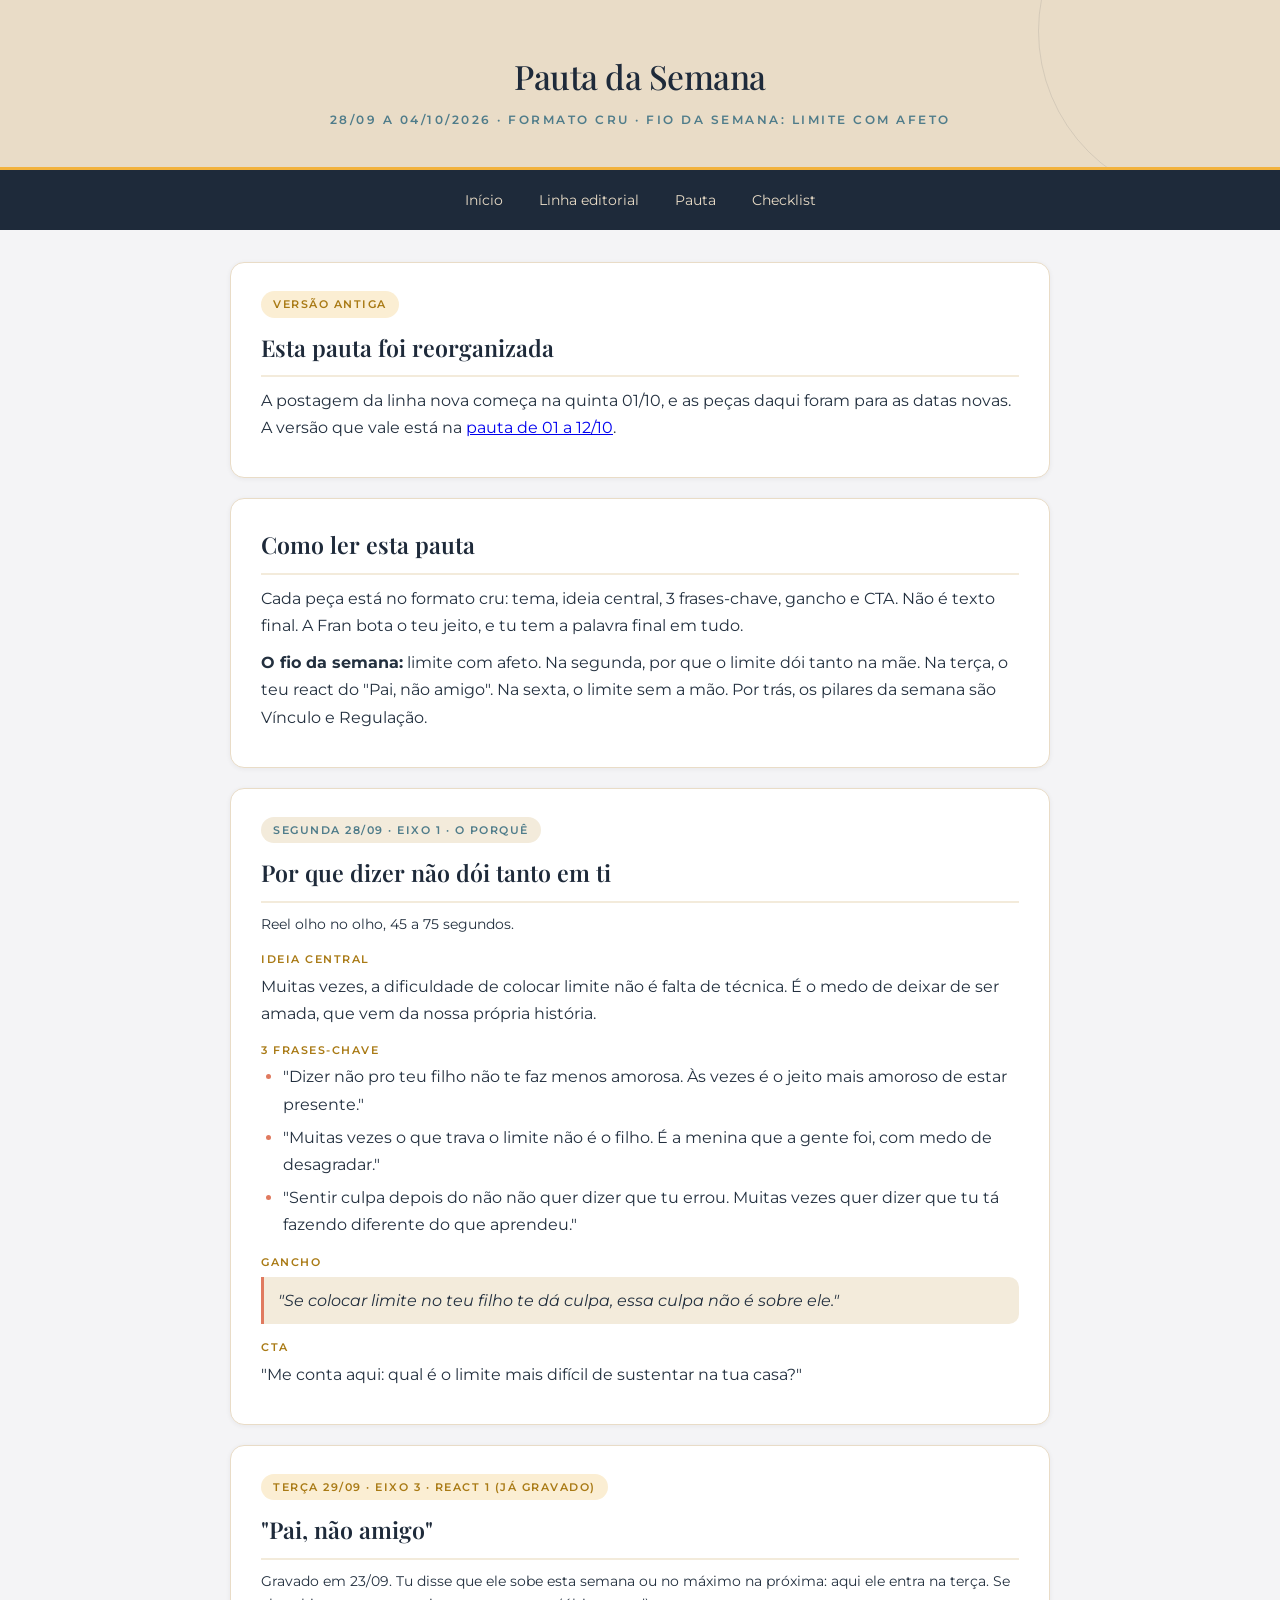
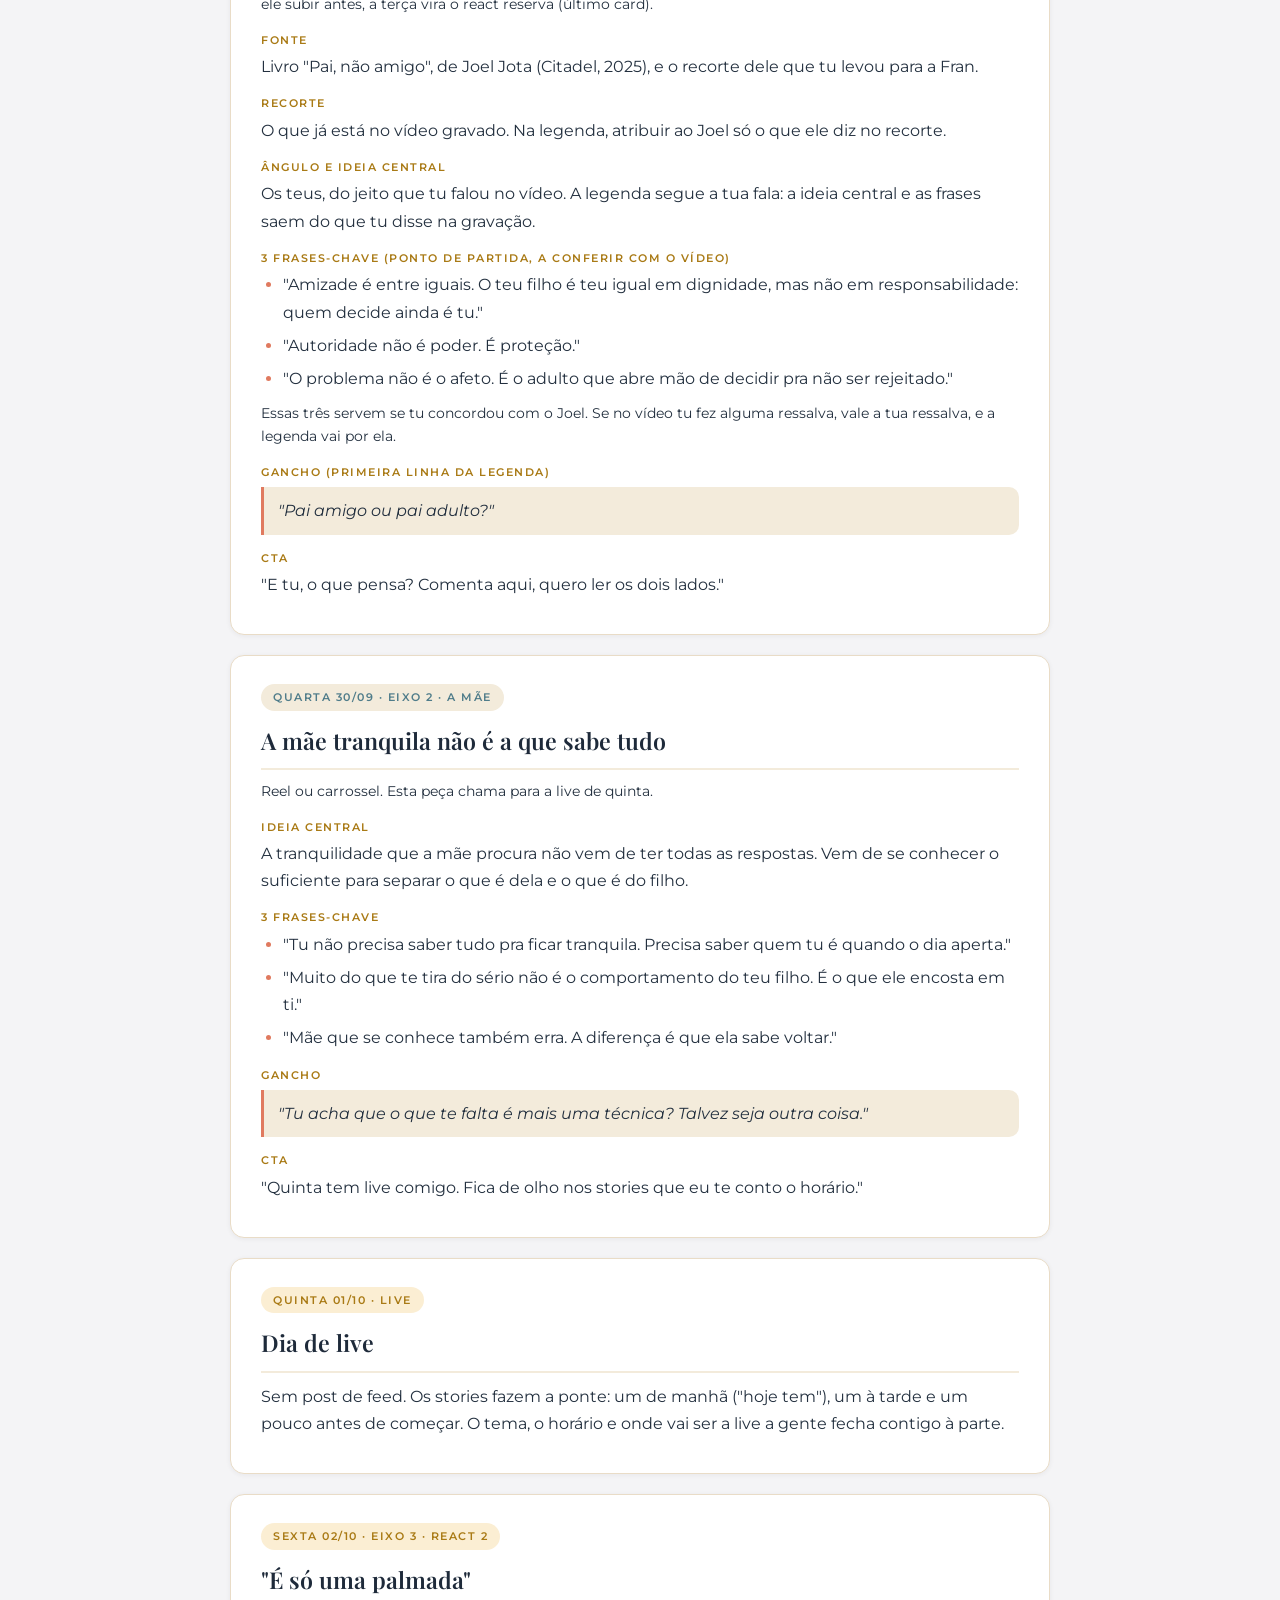
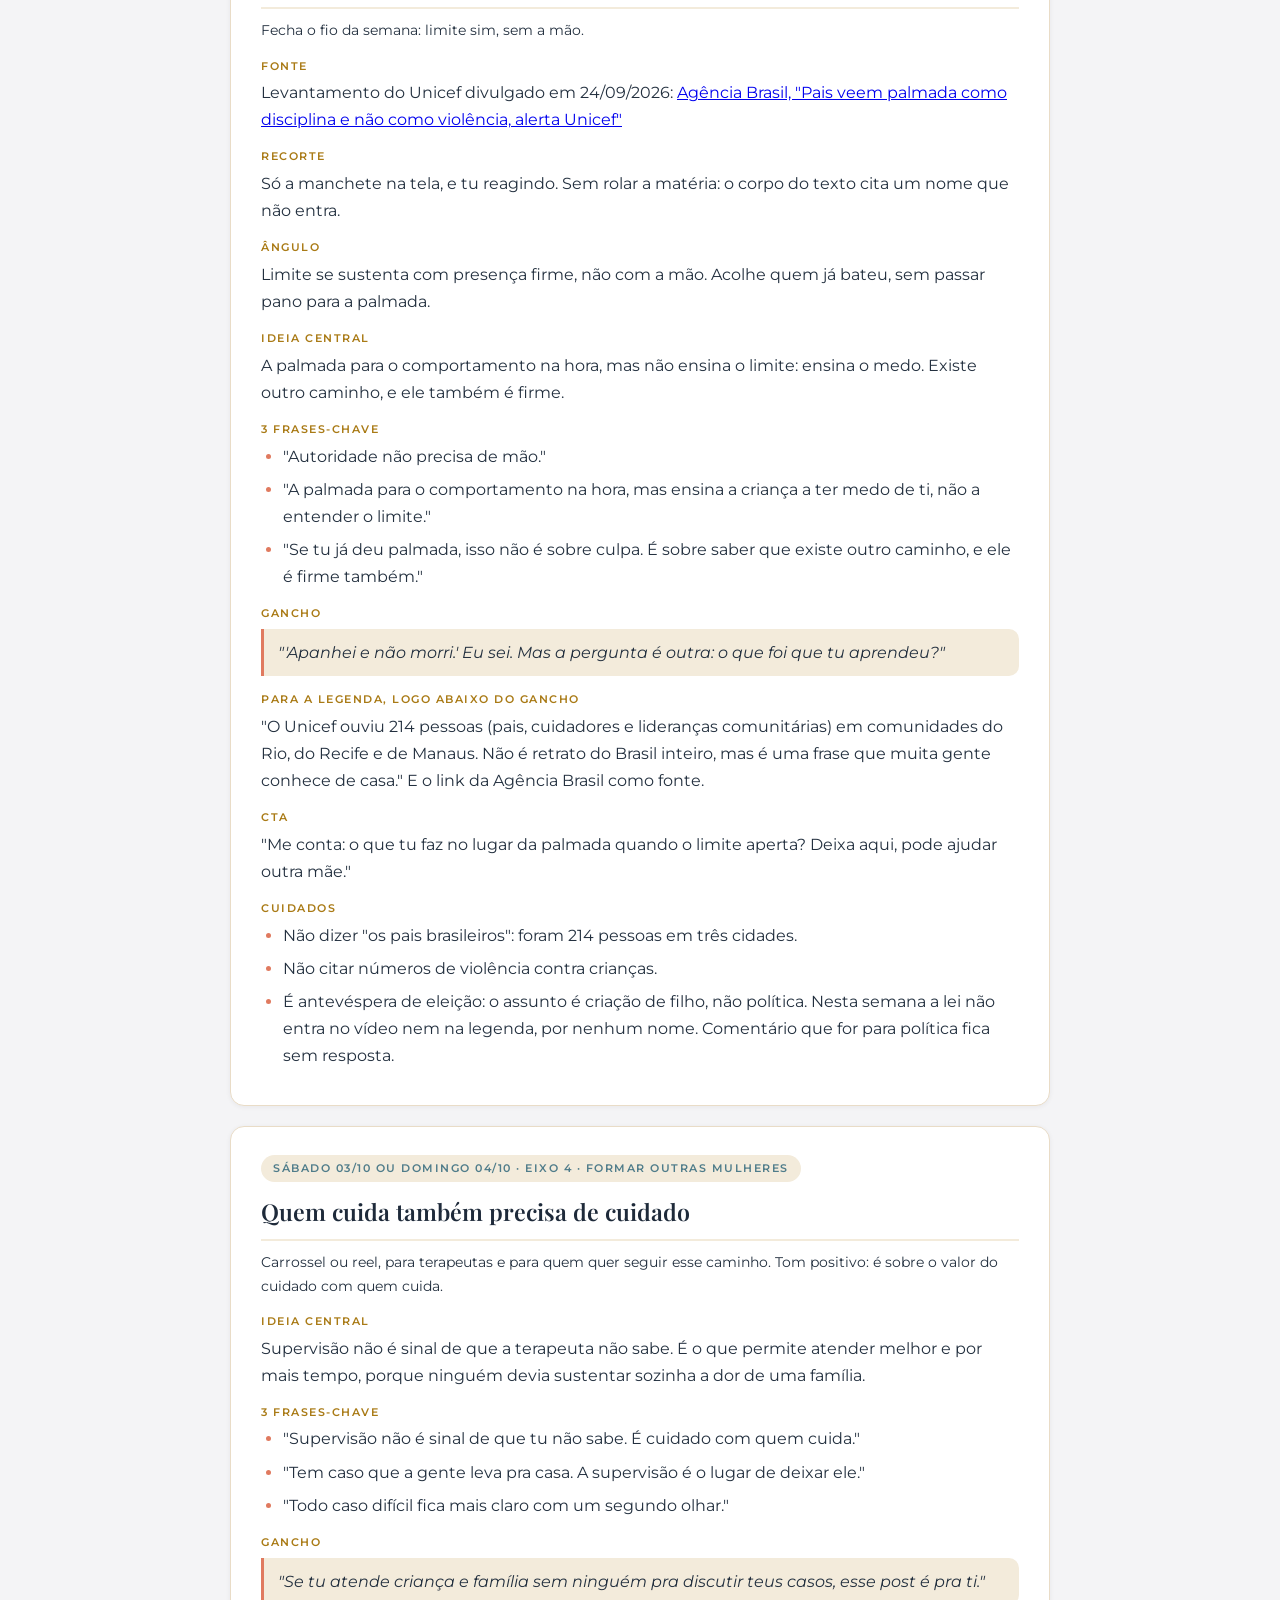
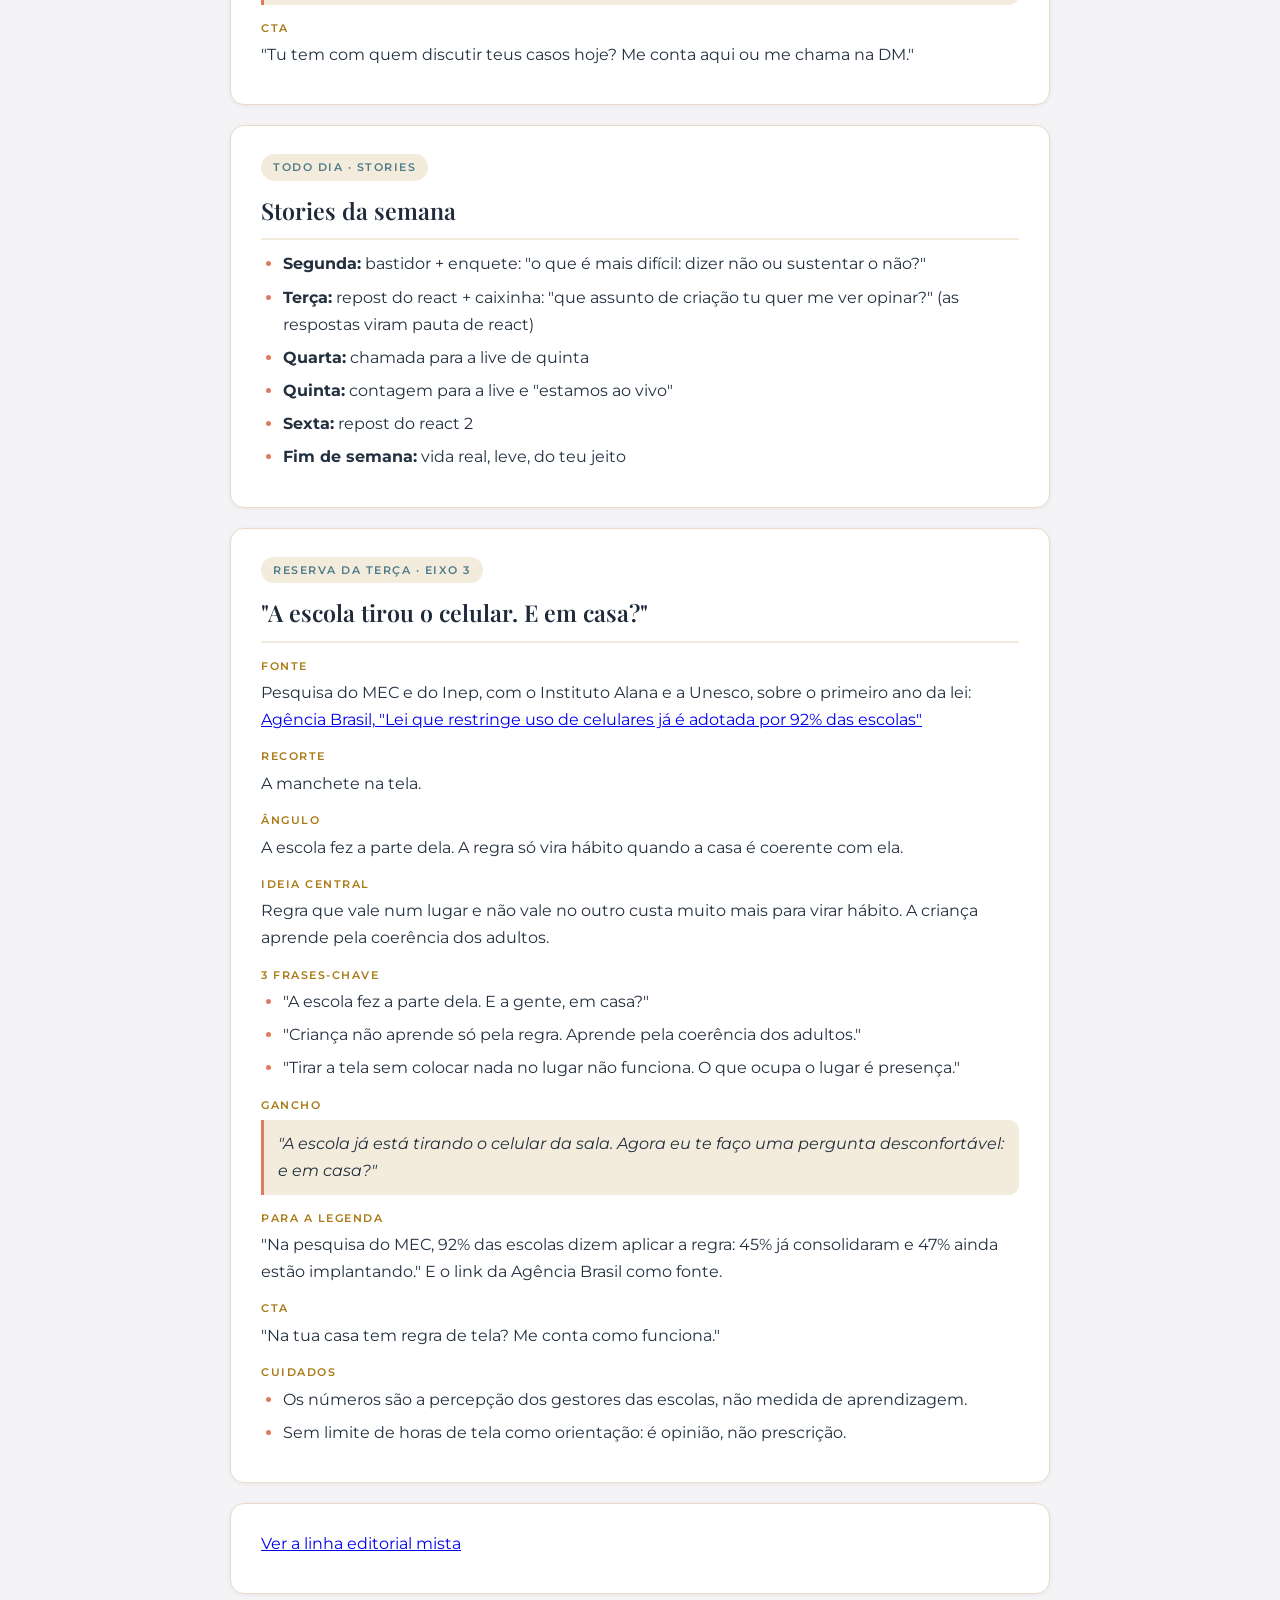
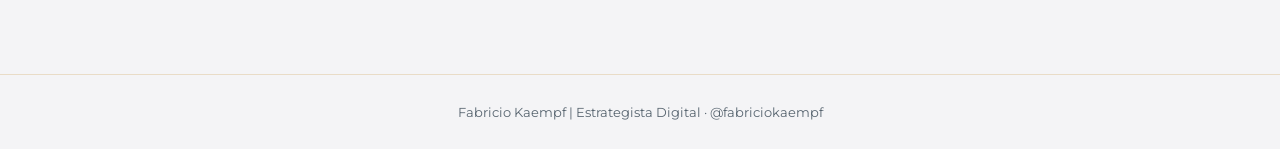
<file: pauta-semana-28-09.html>
<!DOCTYPE html>
<html lang="pt-BR">
<head>
  <meta charset="UTF-8">
  <meta name="viewport" content="width=device-width, initial-scale=1.0">
  <title>Pauta da Semana · 28/09 · Central da Coprodução</title>
  <link href="https://fonts.googleapis.com/css2?family=Playfair+Display:ital,wght@0,400;0,500;0,600;1,400&family=Montserrat:wght@400;500;600&family=Caveat:wght@500&display=swap" rel="stylesheet">
  <link rel="stylesheet" href="styles.css">
  <style>
    .rotulo { font-size: 0.68rem; letter-spacing: 1.5px; text-transform: uppercase; color: var(--mostarda); margin: 14px 0 4px; font-weight: 600; }
    .fala { background: var(--areia-s); border-left: 3px solid var(--terracota); border-radius: 0 10px 10px 0; padding: 10px 14px; margin: 6px 0 8px; font-style: italic; }
    .frases li { margin-bottom: 6px; }
    .nota { font-size: 0.86rem; color: var(--txt2); }
    .fonte a { word-break: break-word; }
  </style>
</head>
<body>
  <header>
    <h1>Pauta da Semana</h1>
    <p>28/09 a 04/10/2026 · formato cru · fio da semana: limite com afeto</p>
  </header>
  <nav>
    <a href="index.html">Início</a>
    <a href="linha-editorial-mista.html">Linha editorial</a>
    <a href="pauta-01-10.html">Pauta</a>
    <a href="checklist.html">Checklist</a>
  </nav>
  <main>
    <div class="card">
      <span class="tag acento">Versão antiga</span>
      <h2>Esta pauta foi reorganizada</h2>
      <p>A postagem da linha nova começa na quinta 01/10, e as peças daqui foram para as datas novas. A versão que vale está na <a href="pauta-01-10.html">pauta de 01 a 12/10</a>.</p>
    </div>

    <div class="card">
      <h2>Como ler esta pauta</h2>
      <p>Cada peça está no formato cru: tema, ideia central, 3 frases-chave, gancho e CTA. Não é texto final. A Fran bota o teu jeito, e tu tem a palavra final em tudo.</p>
      <p><strong>O fio da semana:</strong> limite com afeto. Na segunda, por que o limite dói tanto na mãe. Na terça, o teu react do "Pai, não amigo". Na sexta, o limite sem a mão. Por trás, os pilares da semana são Vínculo e Regulação.</p>
    </div>

    <div class="card">
      <span class="tag">Segunda 28/09 · Eixo 1 · O porquê</span>
      <h2>Por que dizer não dói tanto em ti</h2>
      <p class="nota">Reel olho no olho, 45 a 75 segundos.</p>
      <div class="rotulo">Ideia central</div>
      <p>Muitas vezes, a dificuldade de colocar limite não é falta de técnica. É o medo de deixar de ser amada, que vem da nossa própria história.</p>
      <div class="rotulo">3 frases-chave</div>
      <ul class="frases">
        <li>"Dizer não pro teu filho não te faz menos amorosa. Às vezes é o jeito mais amoroso de estar presente."</li>
        <li>"Muitas vezes o que trava o limite não é o filho. É a menina que a gente foi, com medo de desagradar."</li>
        <li>"Sentir culpa depois do não não quer dizer que tu errou. Muitas vezes quer dizer que tu tá fazendo diferente do que aprendeu."</li>
      </ul>
      <div class="rotulo">Gancho</div>
      <div class="fala">"Se colocar limite no teu filho te dá culpa, essa culpa não é sobre ele."</div>
      <div class="rotulo">CTA</div>
      <p>"Me conta aqui: qual é o limite mais difícil de sustentar na tua casa?"</p>
    </div>

    <div class="card">
      <span class="tag acento">Terça 29/09 · Eixo 3 · React 1 (já gravado)</span>
      <h2>"Pai, não amigo"</h2>
      <p class="nota">Gravado em 23/09. Tu disse que ele sobe esta semana ou no máximo na próxima: aqui ele entra na terça. Se ele subir antes, a terça vira o react reserva (último card).</p>
      <div class="rotulo">Fonte</div>
      <p class="fonte">Livro "Pai, não amigo", de Joel Jota (Citadel, 2025), e o recorte dele que tu levou para a Fran.</p>
      <div class="rotulo">Recorte</div>
      <p>O que já está no vídeo gravado. Na legenda, atribuir ao Joel só o que ele diz no recorte.</p>
      <div class="rotulo">Ângulo e ideia central</div>
      <p>Os teus, do jeito que tu falou no vídeo. A legenda segue a tua fala: a ideia central e as frases saem do que tu disse na gravação.</p>
      <div class="rotulo">3 frases-chave (ponto de partida, a conferir com o vídeo)</div>
      <ul class="frases">
        <li>"Amizade é entre iguais. O teu filho é teu igual em dignidade, mas não em responsabilidade: quem decide ainda é tu."</li>
        <li>"Autoridade não é poder. É proteção."</li>
        <li>"O problema não é o afeto. É o adulto que abre mão de decidir pra não ser rejeitado."</li>
      </ul>
      <p class="nota">Essas três servem se tu concordou com o Joel. Se no vídeo tu fez alguma ressalva, vale a tua ressalva, e a legenda vai por ela.</p>
      <div class="rotulo">Gancho (primeira linha da legenda)</div>
      <div class="fala">"Pai amigo ou pai adulto?"</div>
      <div class="rotulo">CTA</div>
      <p>"E tu, o que pensa? Comenta aqui, quero ler os dois lados."</p>
    </div>

    <div class="card">
      <span class="tag">Quarta 30/09 · Eixo 2 · A mãe</span>
      <h2>A mãe tranquila não é a que sabe tudo</h2>
      <p class="nota">Reel ou carrossel. Esta peça chama para a live de quinta.</p>
      <div class="rotulo">Ideia central</div>
      <p>A tranquilidade que a mãe procura não vem de ter todas as respostas. Vem de se conhecer o suficiente para separar o que é dela e o que é do filho.</p>
      <div class="rotulo">3 frases-chave</div>
      <ul class="frases">
        <li>"Tu não precisa saber tudo pra ficar tranquila. Precisa saber quem tu é quando o dia aperta."</li>
        <li>"Muito do que te tira do sério não é o comportamento do teu filho. É o que ele encosta em ti."</li>
        <li>"Mãe que se conhece também erra. A diferença é que ela sabe voltar."</li>
      </ul>
      <div class="rotulo">Gancho</div>
      <div class="fala">"Tu acha que o que te falta é mais uma técnica? Talvez seja outra coisa."</div>
      <div class="rotulo">CTA</div>
      <p>"Quinta tem live comigo. Fica de olho nos stories que eu te conto o horário."</p>
    </div>

    <div class="card">
      <span class="tag acento">Quinta 01/10 · Live</span>
      <h2>Dia de live</h2>
      <p>Sem post de feed. Os stories fazem a ponte: um de manhã ("hoje tem"), um à tarde e um pouco antes de começar. O tema, o horário e onde vai ser a live a gente fecha contigo à parte.</p>
    </div>

    <div class="card">
      <span class="tag acento">Sexta 02/10 · Eixo 3 · React 2</span>
      <h2>"É só uma palmada"</h2>
      <p class="nota">Fecha o fio da semana: limite sim, sem a mão.</p>
      <div class="rotulo">Fonte</div>
      <p class="fonte">Levantamento do Unicef divulgado em 24/09/2026: <a href="https://agenciabrasil.ebc.com.br/direitos-humanos/noticia/2026-09/pais-veem-palmada-como-disciplina-e-nao-como-violencia-alerta-unicef">Agência Brasil, "Pais veem palmada como disciplina e não como violência, alerta Unicef"</a></p>
      <div class="rotulo">Recorte</div>
      <p>Só a manchete na tela, e tu reagindo. Sem rolar a matéria: o corpo do texto cita um nome que não entra.</p>
      <div class="rotulo">Ângulo</div>
      <p>Limite se sustenta com presença firme, não com a mão. Acolhe quem já bateu, sem passar pano para a palmada.</p>
      <div class="rotulo">Ideia central</div>
      <p>A palmada para o comportamento na hora, mas não ensina o limite: ensina o medo. Existe outro caminho, e ele também é firme.</p>
      <div class="rotulo">3 frases-chave</div>
      <ul class="frases">
        <li>"Autoridade não precisa de mão."</li>
        <li>"A palmada para o comportamento na hora, mas ensina a criança a ter medo de ti, não a entender o limite."</li>
        <li>"Se tu já deu palmada, isso não é sobre culpa. É sobre saber que existe outro caminho, e ele é firme também."</li>
      </ul>
      <div class="rotulo">Gancho</div>
      <div class="fala">"'Apanhei e não morri.' Eu sei. Mas a pergunta é outra: o que foi que tu aprendeu?"</div>
      <div class="rotulo">Para a legenda, logo abaixo do gancho</div>
      <p>"O Unicef ouviu 214 pessoas (pais, cuidadores e lideranças comunitárias) em comunidades do Rio, do Recife e de Manaus. Não é retrato do Brasil inteiro, mas é uma frase que muita gente conhece de casa." E o link da Agência Brasil como fonte.</p>
      <div class="rotulo">CTA</div>
      <p>"Me conta: o que tu faz no lugar da palmada quando o limite aperta? Deixa aqui, pode ajudar outra mãe."</p>
      <div class="rotulo">Cuidados</div>
      <ul>
        <li>Não dizer "os pais brasileiros": foram 214 pessoas em três cidades.</li>
        <li>Não citar números de violência contra crianças.</li>
        <li>É antevéspera de eleição: o assunto é criação de filho, não política. Nesta semana a lei não entra no vídeo nem na legenda, por nenhum nome. Comentário que for para política fica sem resposta.</li>
      </ul>
    </div>

    <div class="card">
      <span class="tag">Sábado 03/10 ou domingo 04/10 · Eixo 4 · Formar outras mulheres</span>
      <h2>Quem cuida também precisa de cuidado</h2>
      <p class="nota">Carrossel ou reel, para terapeutas e para quem quer seguir esse caminho. Tom positivo: é sobre o valor do cuidado com quem cuida.</p>
      <div class="rotulo">Ideia central</div>
      <p>Supervisão não é sinal de que a terapeuta não sabe. É o que permite atender melhor e por mais tempo, porque ninguém devia sustentar sozinha a dor de uma família.</p>
      <div class="rotulo">3 frases-chave</div>
      <ul class="frases">
        <li>"Supervisão não é sinal de que tu não sabe. É cuidado com quem cuida."</li>
        <li>"Tem caso que a gente leva pra casa. A supervisão é o lugar de deixar ele."</li>
        <li>"Todo caso difícil fica mais claro com um segundo olhar."</li>
      </ul>
      <div class="rotulo">Gancho</div>
      <div class="fala">"Se tu atende criança e família sem ninguém pra discutir teus casos, esse post é pra ti."</div>
      <div class="rotulo">CTA</div>
      <p>"Tu tem com quem discutir teus casos hoje? Me conta aqui ou me chama na DM."</p>
    </div>

    <div class="card">
      <span class="tag">Todo dia · Stories</span>
      <h2>Stories da semana</h2>
      <ul>
        <li><strong>Segunda:</strong> bastidor + enquete: "o que é mais difícil: dizer não ou sustentar o não?"</li>
        <li><strong>Terça:</strong> repost do react + caixinha: "que assunto de criação tu quer me ver opinar?" (as respostas viram pauta de react)</li>
        <li><strong>Quarta:</strong> chamada para a live de quinta</li>
        <li><strong>Quinta:</strong> contagem para a live e "estamos ao vivo"</li>
        <li><strong>Sexta:</strong> repost do react 2</li>
        <li><strong>Fim de semana:</strong> vida real, leve, do teu jeito</li>
      </ul>
    </div>

    <div class="card">
      <span class="tag">Reserva da terça · Eixo 3</span>
      <h2>"A escola tirou o celular. E em casa?"</h2>
      <div class="rotulo">Fonte</div>
      <p class="fonte">Pesquisa do MEC e do Inep, com o Instituto Alana e a Unesco, sobre o primeiro ano da lei: <a href="https://agenciabrasil.ebc.com.br/educacao/noticia/2026-06/lei-que-restringe-uso-de-celulares-ja-e-adotada-por-92-das-escolas">Agência Brasil, "Lei que restringe uso de celulares já é adotada por 92% das escolas"</a></p>
      <div class="rotulo">Recorte</div>
      <p>A manchete na tela.</p>
      <div class="rotulo">Ângulo</div>
      <p>A escola fez a parte dela. A regra só vira hábito quando a casa é coerente com ela.</p>
      <div class="rotulo">Ideia central</div>
      <p>Regra que vale num lugar e não vale no outro custa muito mais para virar hábito. A criança aprende pela coerência dos adultos.</p>
      <div class="rotulo">3 frases-chave</div>
      <ul class="frases">
        <li>"A escola fez a parte dela. E a gente, em casa?"</li>
        <li>"Criança não aprende só pela regra. Aprende pela coerência dos adultos."</li>
        <li>"Tirar a tela sem colocar nada no lugar não funciona. O que ocupa o lugar é presença."</li>
      </ul>
      <div class="rotulo">Gancho</div>
      <div class="fala">"A escola já está tirando o celular da sala. Agora eu te faço uma pergunta desconfortável: e em casa?"</div>
      <div class="rotulo">Para a legenda</div>
      <p>"Na pesquisa do MEC, 92% das escolas dizem aplicar a regra: 45% já consolidaram e 47% ainda estão implantando." E o link da Agência Brasil como fonte.</p>
      <div class="rotulo">CTA</div>
      <p>"Na tua casa tem regra de tela? Me conta como funciona."</p>
      <div class="rotulo">Cuidados</div>
      <ul>
        <li>Os números são a percepção dos gestores das escolas, não medida de aprendizagem.</li>
        <li>Sem limite de horas de tela como orientação: é opinião, não prescrição.</li>
      </ul>
    </div>

    <div class="card">
      <p><a href="linha-editorial-mista.html">Ver a linha editorial mista</a></p>
    </div>
  </main>
  <footer>
    Fabricio Kaempf | Estrategista Digital · @fabriciokaempf
  </footer>
</body>
</html>
</file>
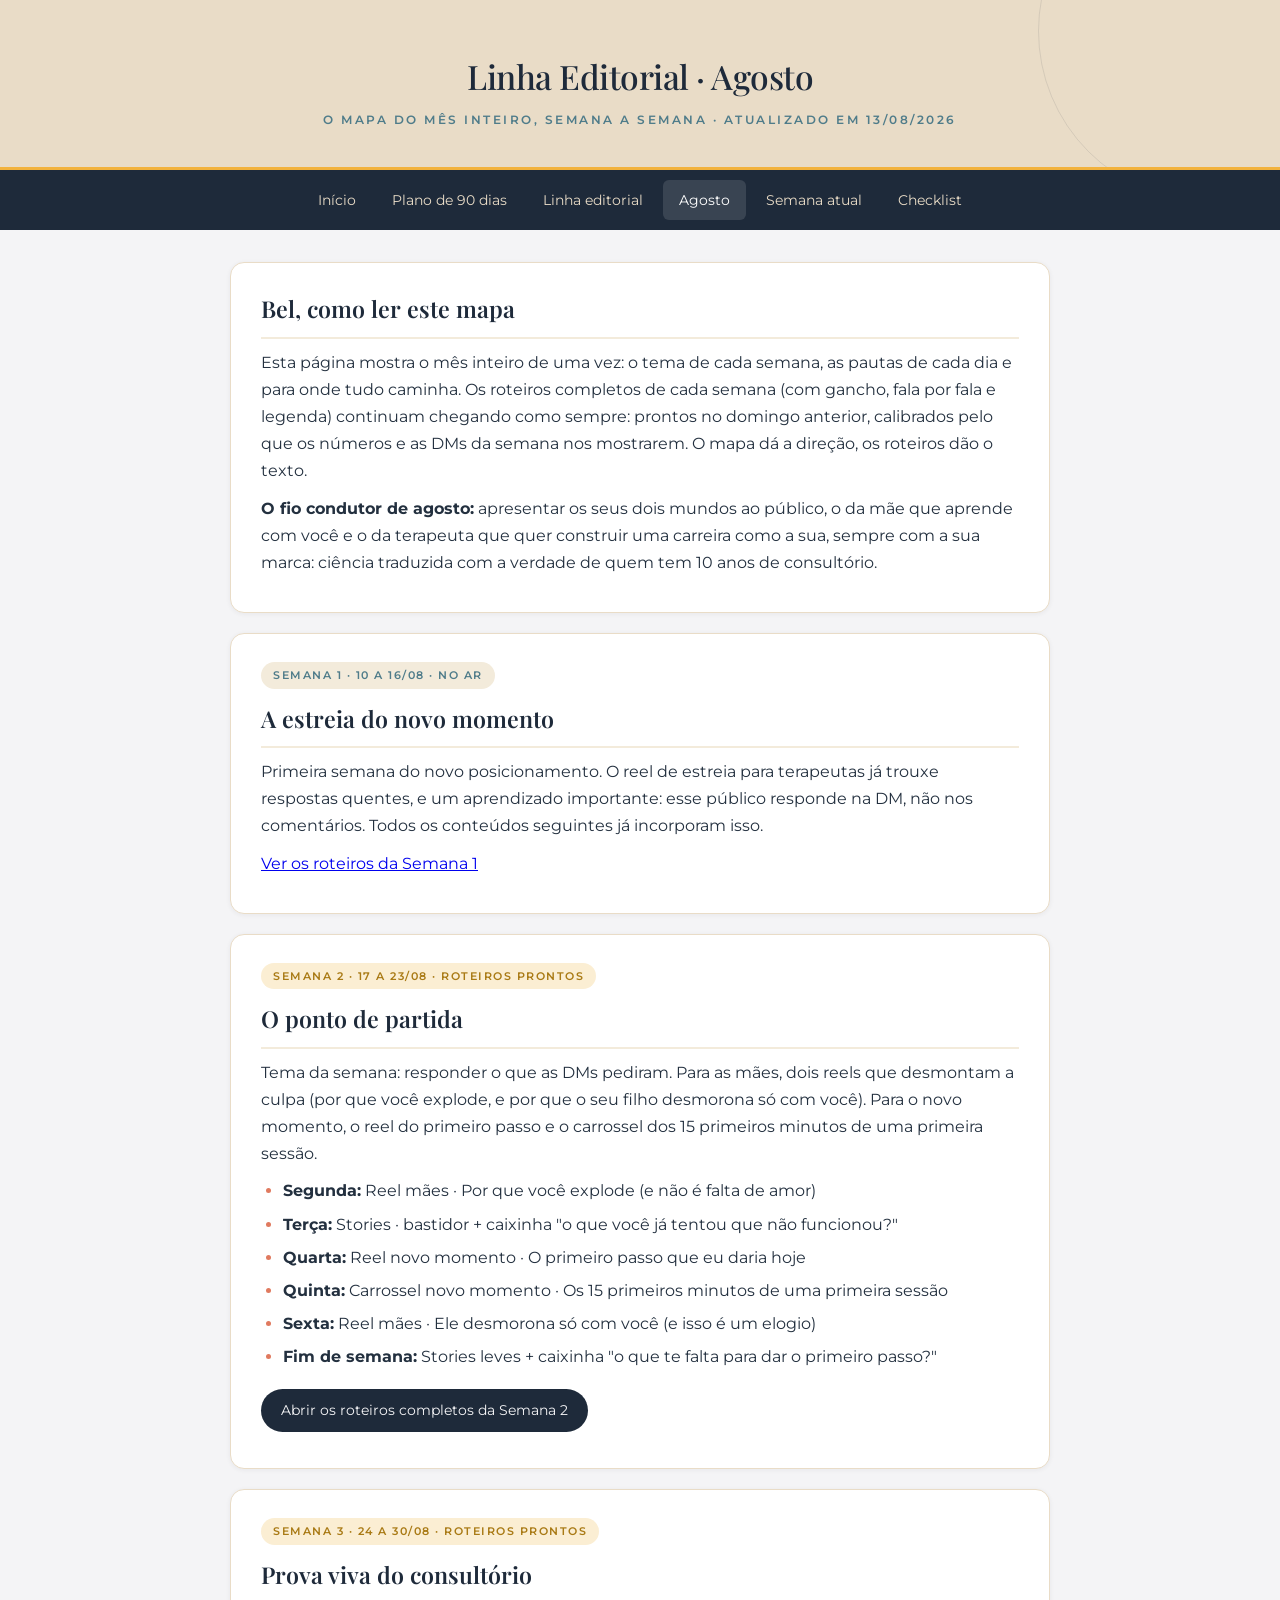
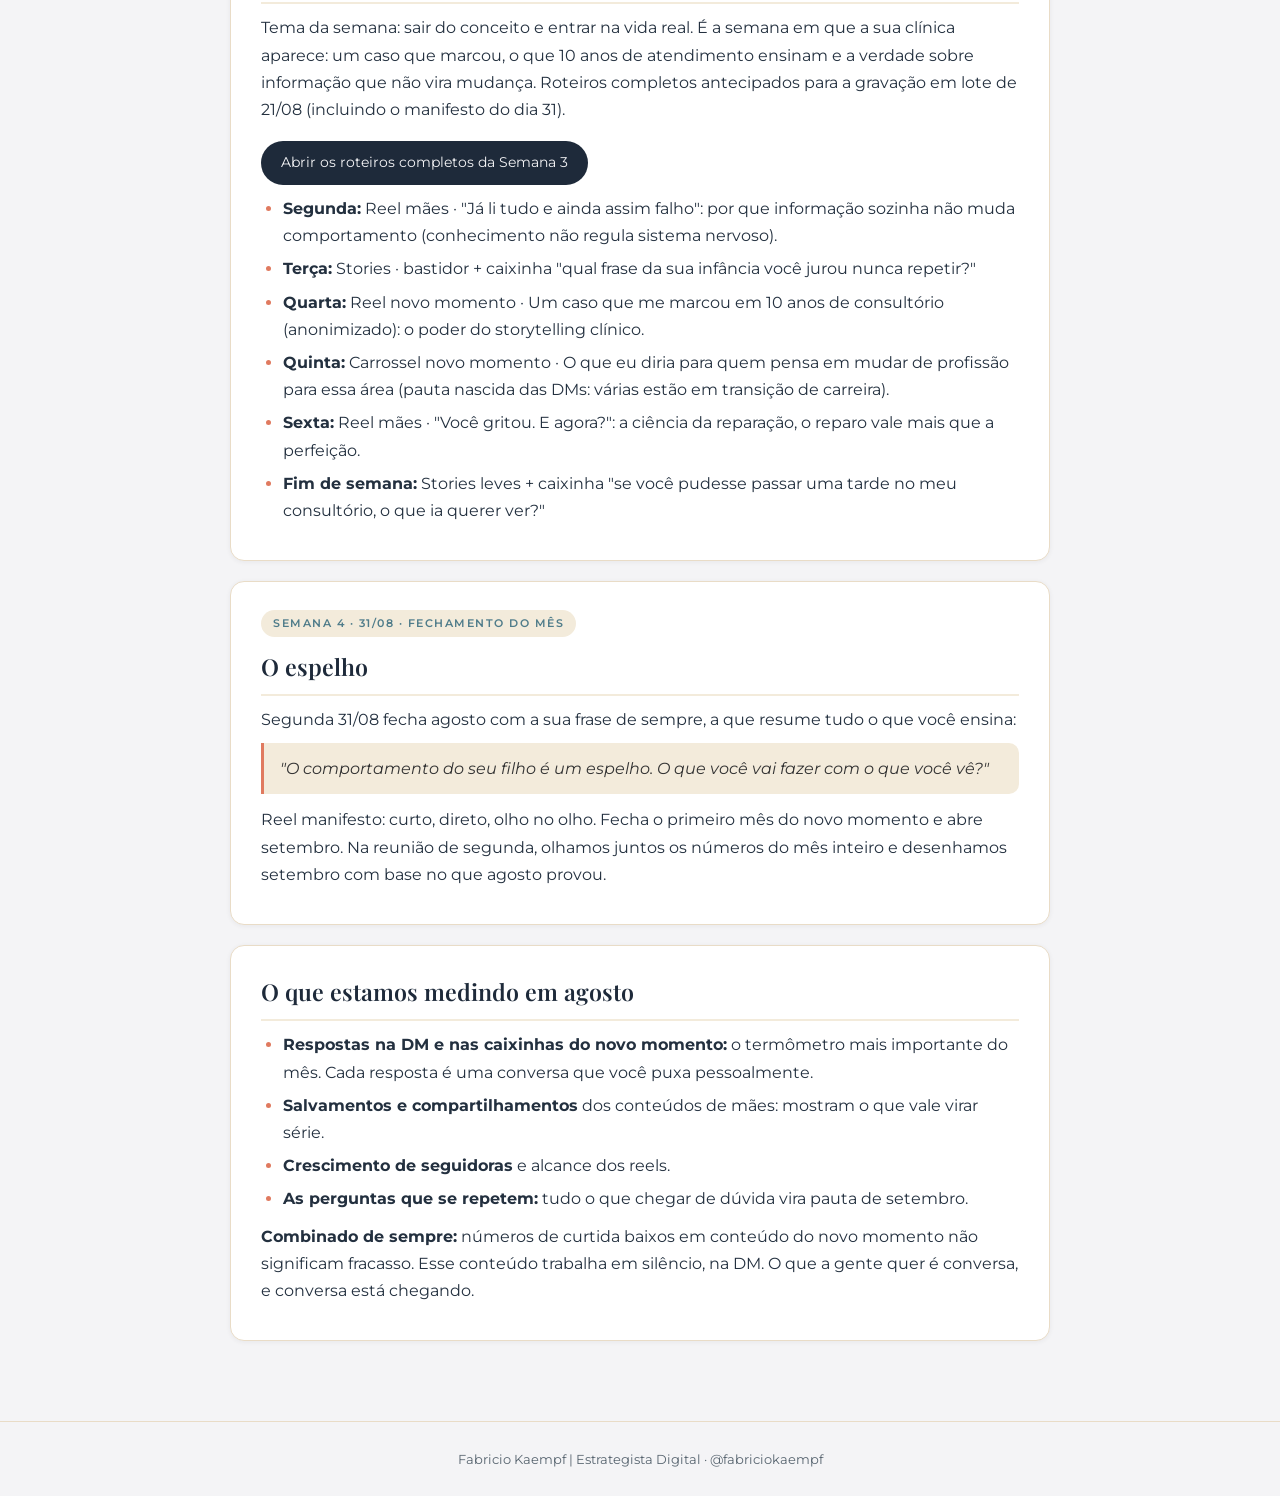
<file: planejamento-agosto.html>
<!DOCTYPE html>
<html lang="pt-BR">
<head>
  <meta charset="UTF-8">
  <meta name="viewport" content="width=device-width, initial-scale=1.0">
  <title>Linha Editorial · Agosto · Central da Coprodução</title>
  <link href="https://fonts.googleapis.com/css2?family=Playfair+Display:ital,wght@0,400;0,500;0,600;1,400&family=Montserrat:wght@400;500;600&family=Caveat:wght@500&display=swap" rel="stylesheet">
  <link rel="stylesheet" href="styles.css">
  <style>
    .fala {
      background: var(--creme);
      border-left: 3px solid var(--terra);
      border-radius: 0 10px 10px 0;
      padding: 12px 16px;
      margin: 8px 0 12px;
      font-style: italic;
      color: #333;
    }
    .rotulo {
      font-family: 'Montserrat', sans-serif;
      font-size: 0.68rem;
      letter-spacing: 1.5px;
      text-transform: uppercase;
      color: var(--mostarda);
      margin: 14px 0 4px;
      font-weight: 600;
    }
  </style>
</head>
<body>
  <header>
    <h1>Linha Editorial · Agosto</h1>
    <p>O mapa do mês inteiro, semana a semana · atualizado em 13/08/2026</p>
  </header>
  <nav>
    <a href="index.html">Início</a>
    <a href="plano-90-dias.html">Plano de 90 dias</a>
    <a href="linha-editorial.html">Linha editorial</a>
    <a href="planejamento-agosto.html" class="ativo">Agosto</a>
    <a href="conteudos-semana-02.html">Semana atual</a>
    <a href="checklist.html">Checklist</a>
  </nav>
  <main>
    <div class="card">
      <h2>Bel, como ler este mapa</h2>
      <p>Esta página mostra o mês inteiro de uma vez: o tema de cada semana, as pautas de cada dia e para onde tudo caminha. Os roteiros completos de cada semana (com gancho, fala por fala e legenda) continuam chegando como sempre: prontos no domingo anterior, calibrados pelo que os números e as DMs da semana nos mostrarem. O mapa dá a direção, os roteiros dão o texto.</p>
      <p><strong>O fio condutor de agosto:</strong> apresentar os seus dois mundos ao público, o da mãe que aprende com você e o da terapeuta que quer construir uma carreira como a sua, sempre com a sua marca: ciência traduzida com a verdade de quem tem 10 anos de consultório.</p>
    </div>

    <div class="card">
      <span class="tag">Semana 1 · 10 a 16/08 · No ar</span>
      <h2>A estreia do novo momento</h2>
      <p>Primeira semana do novo posicionamento. O reel de estreia para terapeutas já trouxe respostas quentes, e um aprendizado importante: esse público responde na DM, não nos comentários. Todos os conteúdos seguintes já incorporam isso.</p>
      <p><a href="conteudos-semana-01.html">Ver os roteiros da Semana 1</a></p>
    </div>

    <div class="card">
      <span class="tag acento">Semana 2 · 17 a 23/08 · Roteiros prontos</span>
      <h2>O ponto de partida</h2>
      <p>Tema da semana: responder o que as DMs pediram. Para as mães, dois reels que desmontam a culpa (por que você explode, e por que o seu filho desmorona só com você). Para o novo momento, o reel do primeiro passo e o carrossel dos 15 primeiros minutos de uma primeira sessão.</p>
      <ul>
        <li><strong>Segunda:</strong> Reel mães · Por que você explode (e não é falta de amor)</li>
        <li><strong>Terça:</strong> Stories · bastidor + caixinha "o que você já tentou que não funcionou?"</li>
        <li><strong>Quarta:</strong> Reel novo momento · O primeiro passo que eu daria hoje</li>
        <li><strong>Quinta:</strong> Carrossel novo momento · Os 15 primeiros minutos de uma primeira sessão</li>
        <li><strong>Sexta:</strong> Reel mães · Ele desmorona só com você (e isso é um elogio)</li>
        <li><strong>Fim de semana:</strong> Stories leves + caixinha "o que te falta para dar o primeiro passo?"</li>
      </ul>
      <p><a class="botao" href="conteudos-semana-02.html">Abrir os roteiros completos da Semana 2</a></p>
    </div>

    <div class="card">
      <span class="tag acento">Semana 3 · 24 a 30/08 · Roteiros prontos</span>
      <h2>Prova viva do consultório</h2>
      <p>Tema da semana: sair do conceito e entrar na vida real. É a semana em que a sua clínica aparece: um caso que marcou, o que 10 anos de atendimento ensinam e a verdade sobre informação que não vira mudança. Roteiros completos antecipados para a gravação em lote de 21/08 (incluindo o manifesto do dia 31).</p>
      <p><a class="botao" href="conteudos-semana-03.html">Abrir os roteiros completos da Semana 3</a></p>
      <ul>
        <li><strong>Segunda:</strong> Reel mães · "Já li tudo e ainda assim falho": por que informação sozinha não muda comportamento (conhecimento não regula sistema nervoso).</li>
        <li><strong>Terça:</strong> Stories · bastidor + caixinha "qual frase da sua infância você jurou nunca repetir?"</li>
        <li><strong>Quarta:</strong> Reel novo momento · Um caso que me marcou em 10 anos de consultório (anonimizado): o poder do storytelling clínico.</li>
        <li><strong>Quinta:</strong> Carrossel novo momento · O que eu diria para quem pensa em mudar de profissão para essa área (pauta nascida das DMs: várias estão em transição de carreira).</li>
        <li><strong>Sexta:</strong> Reel mães · "Você gritou. E agora?": a ciência da reparação, o reparo vale mais que a perfeição.</li>
        <li><strong>Fim de semana:</strong> Stories leves + caixinha "se você pudesse passar uma tarde no meu consultório, o que ia querer ver?"</li>
      </ul>
    </div>

    <div class="card">
      <span class="tag">Semana 4 · 31/08 · Fechamento do mês</span>
      <h2>O espelho</h2>
      <p>Segunda 31/08 fecha agosto com a sua frase de sempre, a que resume tudo o que você ensina:</p>
      <div class="fala">"O comportamento do seu filho é um espelho. O que você vai fazer com o que você vê?"</div>
      <p>Reel manifesto: curto, direto, olho no olho. Fecha o primeiro mês do novo momento e abre setembro. Na reunião de segunda, olhamos juntos os números do mês inteiro e desenhamos setembro com base no que agosto provou.</p>
    </div>

    <div class="card">
      <h2>O que estamos medindo em agosto</h2>
      <ul>
        <li><strong>Respostas na DM e nas caixinhas do novo momento:</strong> o termômetro mais importante do mês. Cada resposta é uma conversa que você puxa pessoalmente.</li>
        <li><strong>Salvamentos e compartilhamentos</strong> dos conteúdos de mães: mostram o que vale virar série.</li>
        <li><strong>Crescimento de seguidoras</strong> e alcance dos reels.</li>
        <li><strong>As perguntas que se repetem:</strong> tudo o que chegar de dúvida vira pauta de setembro.</li>
      </ul>
      <p><strong>Combinado de sempre:</strong> números de curtida baixos em conteúdo do novo momento não significam fracasso. Esse conteúdo trabalha em silêncio, na DM. O que a gente quer é conversa, e conversa está chegando.</p>
    </div>
  </main>
  <footer>
    Fabricio Kaempf | Estrategista Digital · @fabriciokaempf
  </footer>
</body>
</html>
</file>
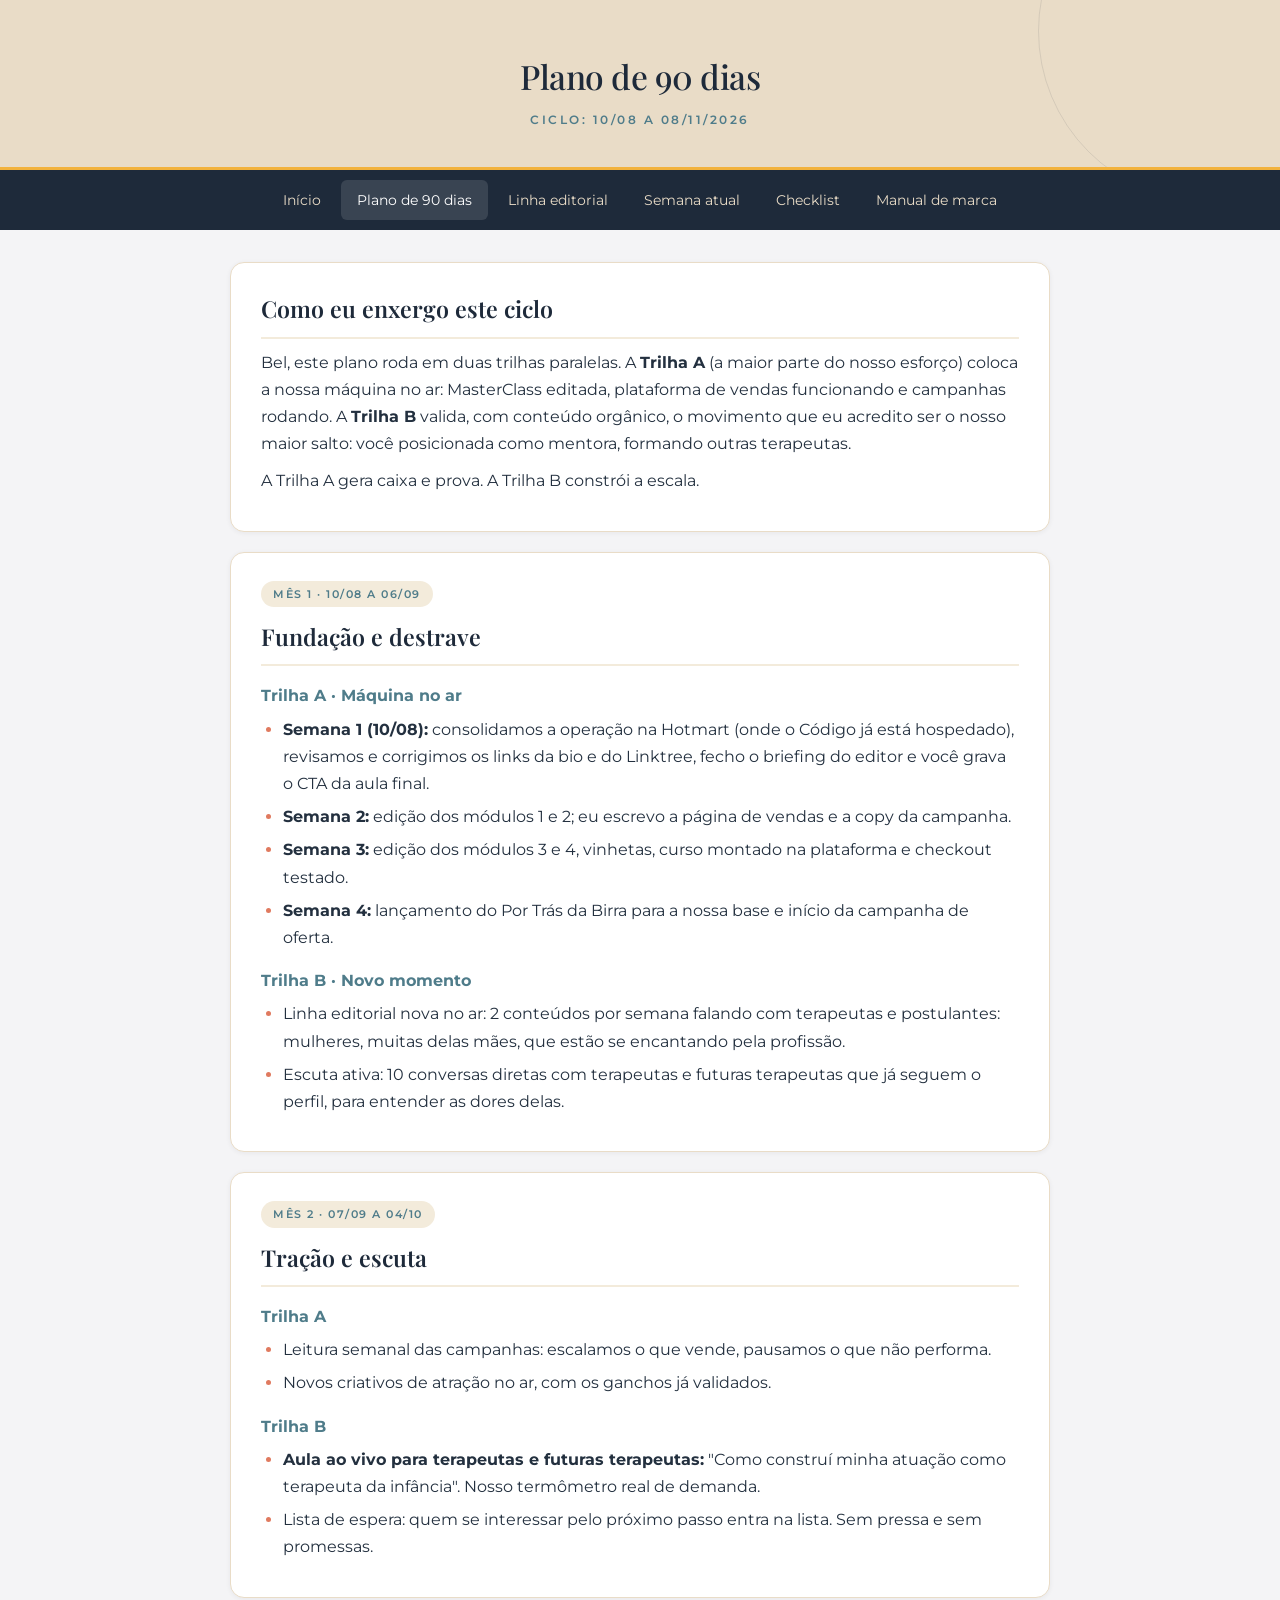
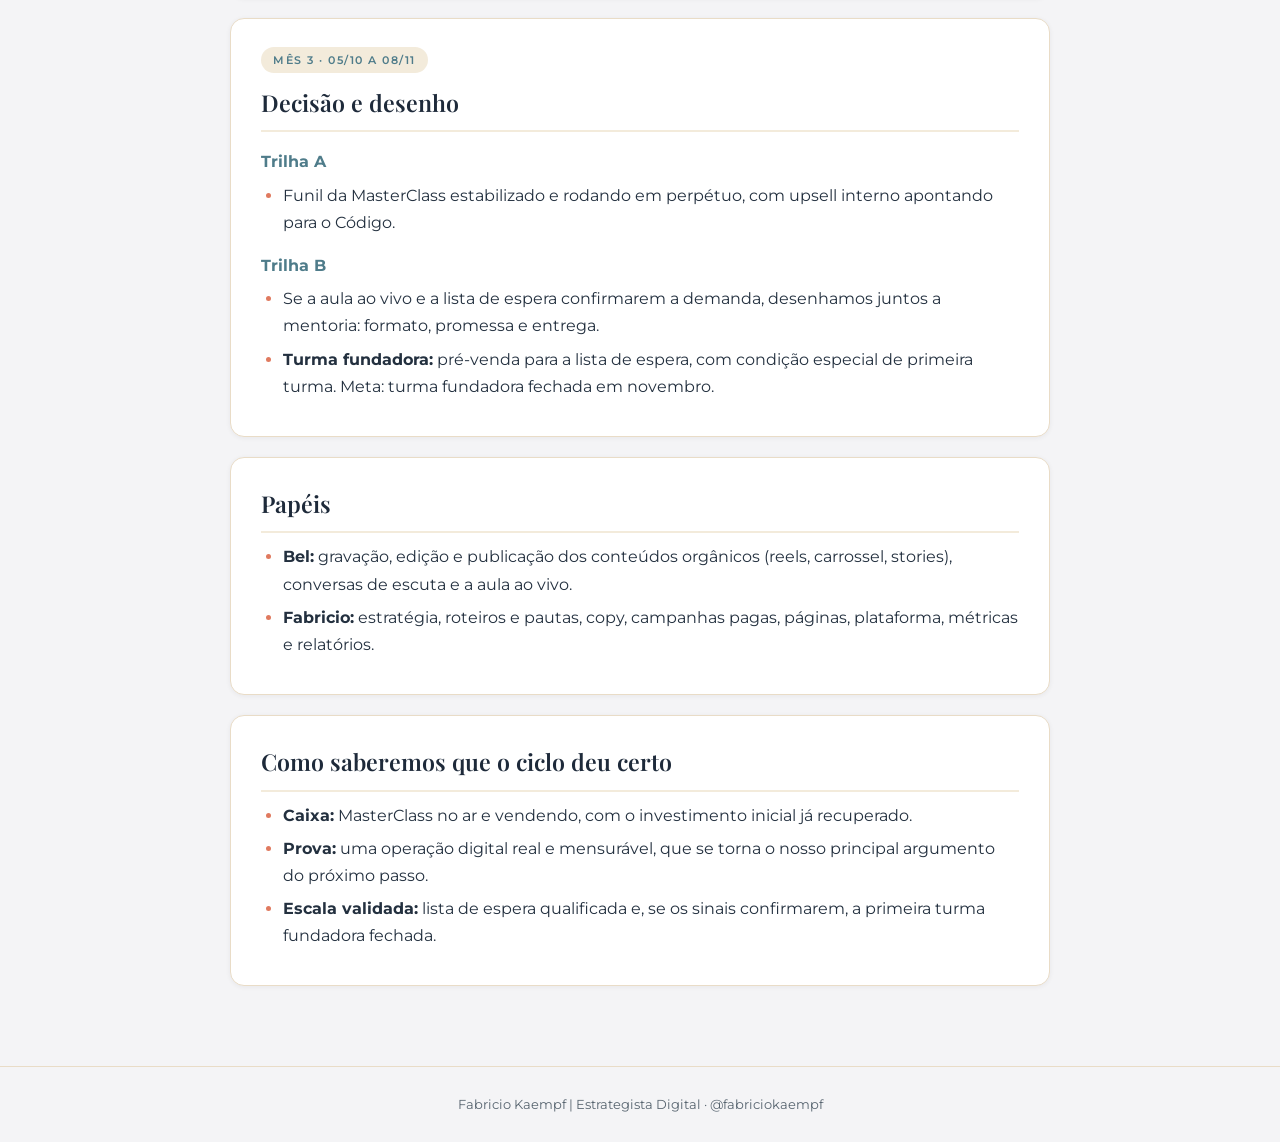
<file: plano-90-dias.html>
<!DOCTYPE html>
<html lang="pt-BR">
<head>
  <meta charset="UTF-8">
  <meta name="viewport" content="width=device-width, initial-scale=1.0">
  <title>Plano de 90 dias · Central da Coprodução</title>
  <link href="https://fonts.googleapis.com/css2?family=Playfair+Display:ital,wght@0,400;0,500;0,600;1,400&family=Montserrat:wght@400;500;600&family=Caveat:wght@500&display=swap" rel="stylesheet">
  <link rel="stylesheet" href="styles.css">
</head>
<body>
  <header>
    <h1>Plano de 90 dias</h1>
    <p>Ciclo: 10/08 a 08/11/2026</p>
  </header>
  <nav>
    <a href="index.html">Início</a>
    <a href="plano-90-dias.html" class="ativo">Plano de 90 dias</a>
    <a href="linha-editorial.html">Linha editorial</a>
    <a href="conteudos-semana-01.html">Semana atual</a>
    <a href="checklist.html">Checklist</a>
    <a href="manual-marca.html">Manual de marca</a>
  </nav>
  <main>
    <div class="card">
      <h2>Como eu enxergo este ciclo</h2>
      <p>Bel, este plano roda em duas trilhas paralelas. A <strong>Trilha A</strong> (a maior parte do nosso esforço) coloca a nossa máquina no ar: MasterClass editada, plataforma de vendas funcionando e campanhas rodando. A <strong>Trilha B</strong> valida, com conteúdo orgânico, o movimento que eu acredito ser o nosso maior salto: você posicionada como mentora, formando outras terapeutas.</p>
      <p>A Trilha A gera caixa e prova. A Trilha B constrói a escala.</p>
    </div>

    <div class="card">
      <span class="tag">Mês 1 · 10/08 a 06/09</span>
      <h2>Fundação e destrave</h2>
      <h3>Trilha A · Máquina no ar</h3>
      <ul>
        <li><strong>Semana 1 (10/08):</strong> consolidamos a operação na Hotmart (onde o Código já está hospedado), revisamos e corrigimos os links da bio e do Linktree, fecho o briefing do editor e você grava o CTA da aula final.</li>
        <li><strong>Semana 2:</strong> edição dos módulos 1 e 2; eu escrevo a página de vendas e a copy da campanha.</li>
        <li><strong>Semana 3:</strong> edição dos módulos 3 e 4, vinhetas, curso montado na plataforma e checkout testado.</li>
        <li><strong>Semana 4:</strong> lançamento do Por Trás da Birra para a nossa base e início da campanha de oferta.</li>
      </ul>
      <h3>Trilha B · Novo momento</h3>
      <ul>
        <li>Linha editorial nova no ar: 2 conteúdos por semana falando com terapeutas e postulantes: mulheres, muitas delas mães, que estão se encantando pela profissão.</li>
        <li>Escuta ativa: 10 conversas diretas com terapeutas e futuras terapeutas que já seguem o perfil, para entender as dores delas.</li>
      </ul>
    </div>

    <div class="card">
      <span class="tag">Mês 2 · 07/09 a 04/10</span>
      <h2>Tração e escuta</h2>
      <h3>Trilha A</h3>
      <ul>
        <li>Leitura semanal das campanhas: escalamos o que vende, pausamos o que não performa.</li>
        <li>Novos criativos de atração no ar, com os ganchos já validados.</li>
      </ul>
      <h3>Trilha B</h3>
      <ul>
        <li><strong>Aula ao vivo para terapeutas e futuras terapeutas:</strong> "Como construí minha atuação como terapeuta da infância". Nosso termômetro real de demanda.</li>
        <li>Lista de espera: quem se interessar pelo próximo passo entra na lista. Sem pressa e sem promessas.</li>
      </ul>
    </div>

    <div class="card">
      <span class="tag">Mês 3 · 05/10 a 08/11</span>
      <h2>Decisão e desenho</h2>
      <h3>Trilha A</h3>
      <ul>
        <li>Funil da MasterClass estabilizado e rodando em perpétuo, com upsell interno apontando para o Código.</li>
      </ul>
      <h3>Trilha B</h3>
      <ul>
        <li>Se a aula ao vivo e a lista de espera confirmarem a demanda, desenhamos juntos a mentoria: formato, promessa e entrega.</li>
        <li><strong>Turma fundadora:</strong> pré-venda para a lista de espera, com condição especial de primeira turma. Meta: turma fundadora fechada em novembro.</li>
      </ul>
    </div>

    <div class="card">
      <h2>Papéis</h2>
      <ul>
        <li><strong>Bel:</strong> gravação, edição e publicação dos conteúdos orgânicos (reels, carrossel, stories), conversas de escuta e a aula ao vivo.</li>
        <li><strong>Fabricio:</strong> estratégia, roteiros e pautas, copy, campanhas pagas, páginas, plataforma, métricas e relatórios.</li>
      </ul>
    </div>

    <div class="card">
      <h2>Como saberemos que o ciclo deu certo</h2>
      <ul>
        <li><strong>Caixa:</strong> MasterClass no ar e vendendo, com o investimento inicial já recuperado.</li>
        <li><strong>Prova:</strong> uma operação digital real e mensurável, que se torna o nosso principal argumento do próximo passo.</li>
        <li><strong>Escala validada:</strong> lista de espera qualificada e, se os sinais confirmarem, a primeira turma fundadora fechada.</li>
      </ul>
    </div>
  </main>
  <footer>
    Fabricio Kaempf | Estrategista Digital · @fabriciokaempf
  </footer>
</body>
</html>
</file>
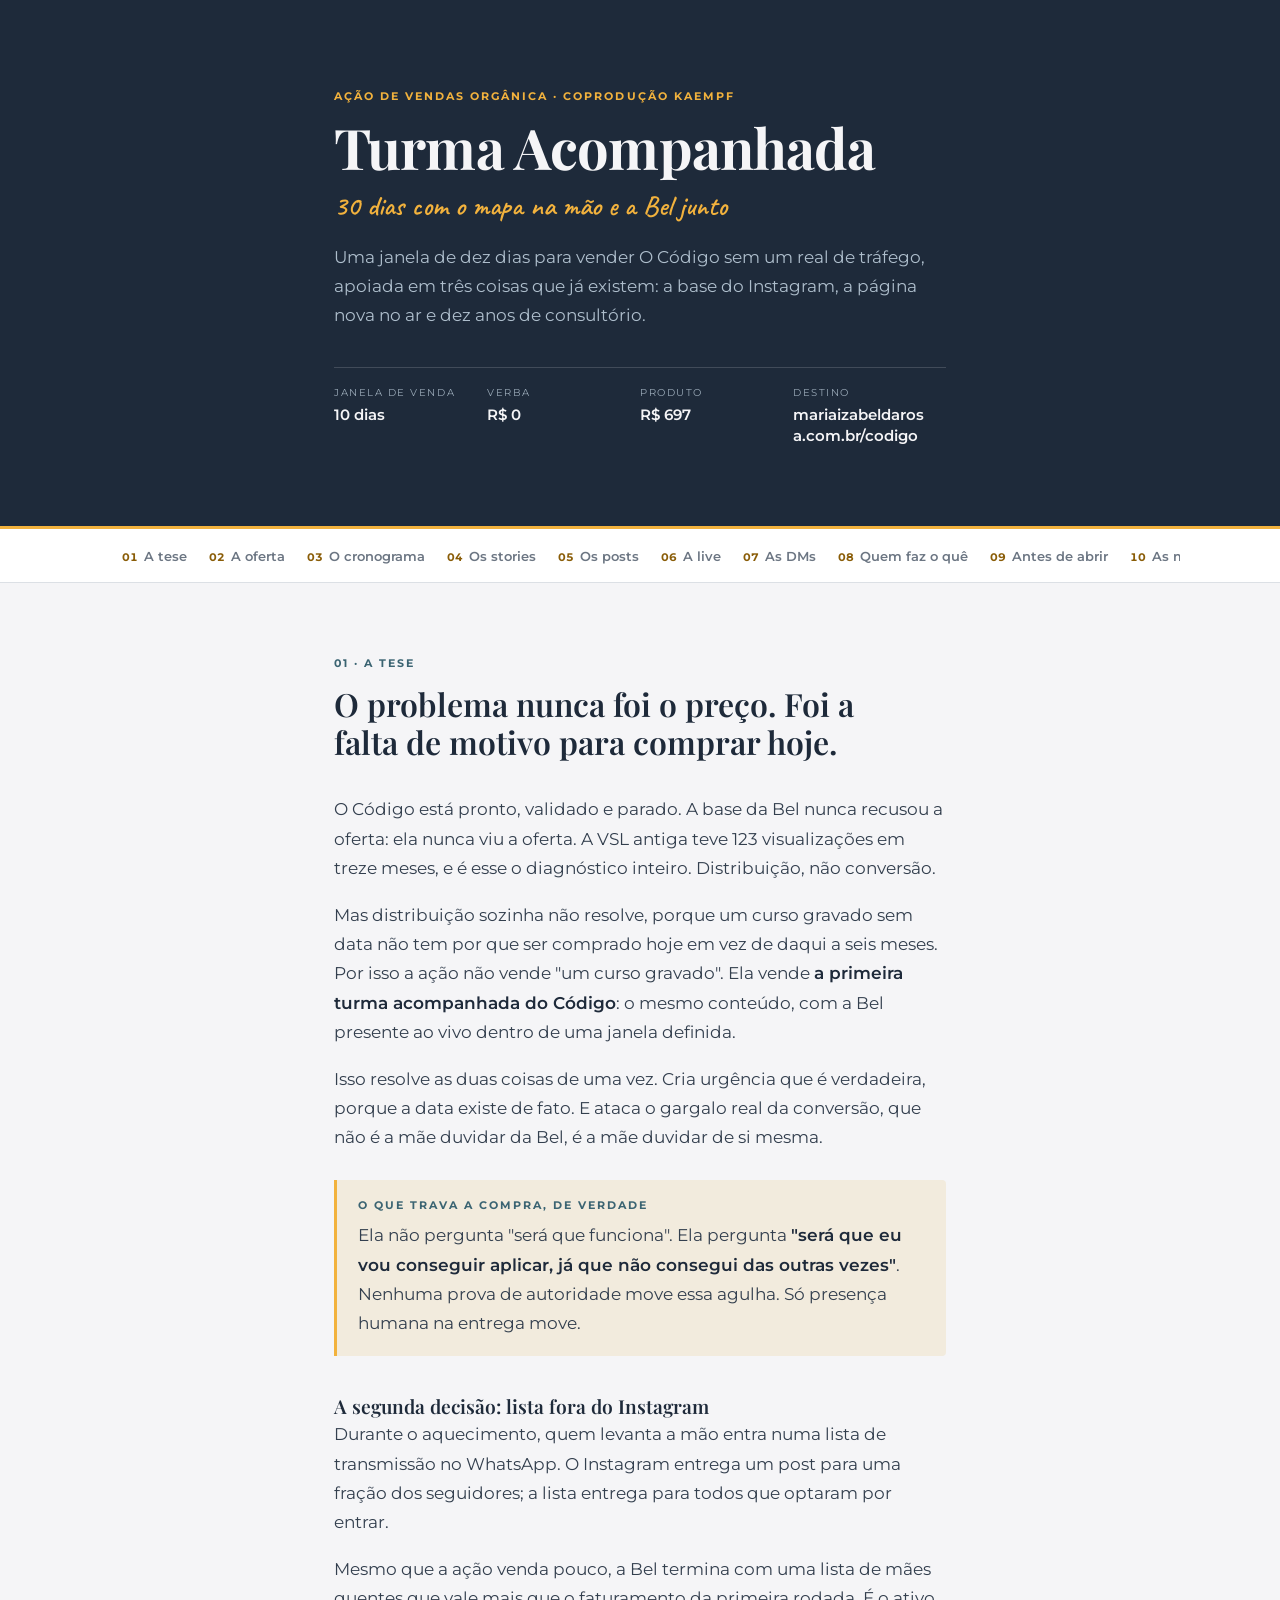
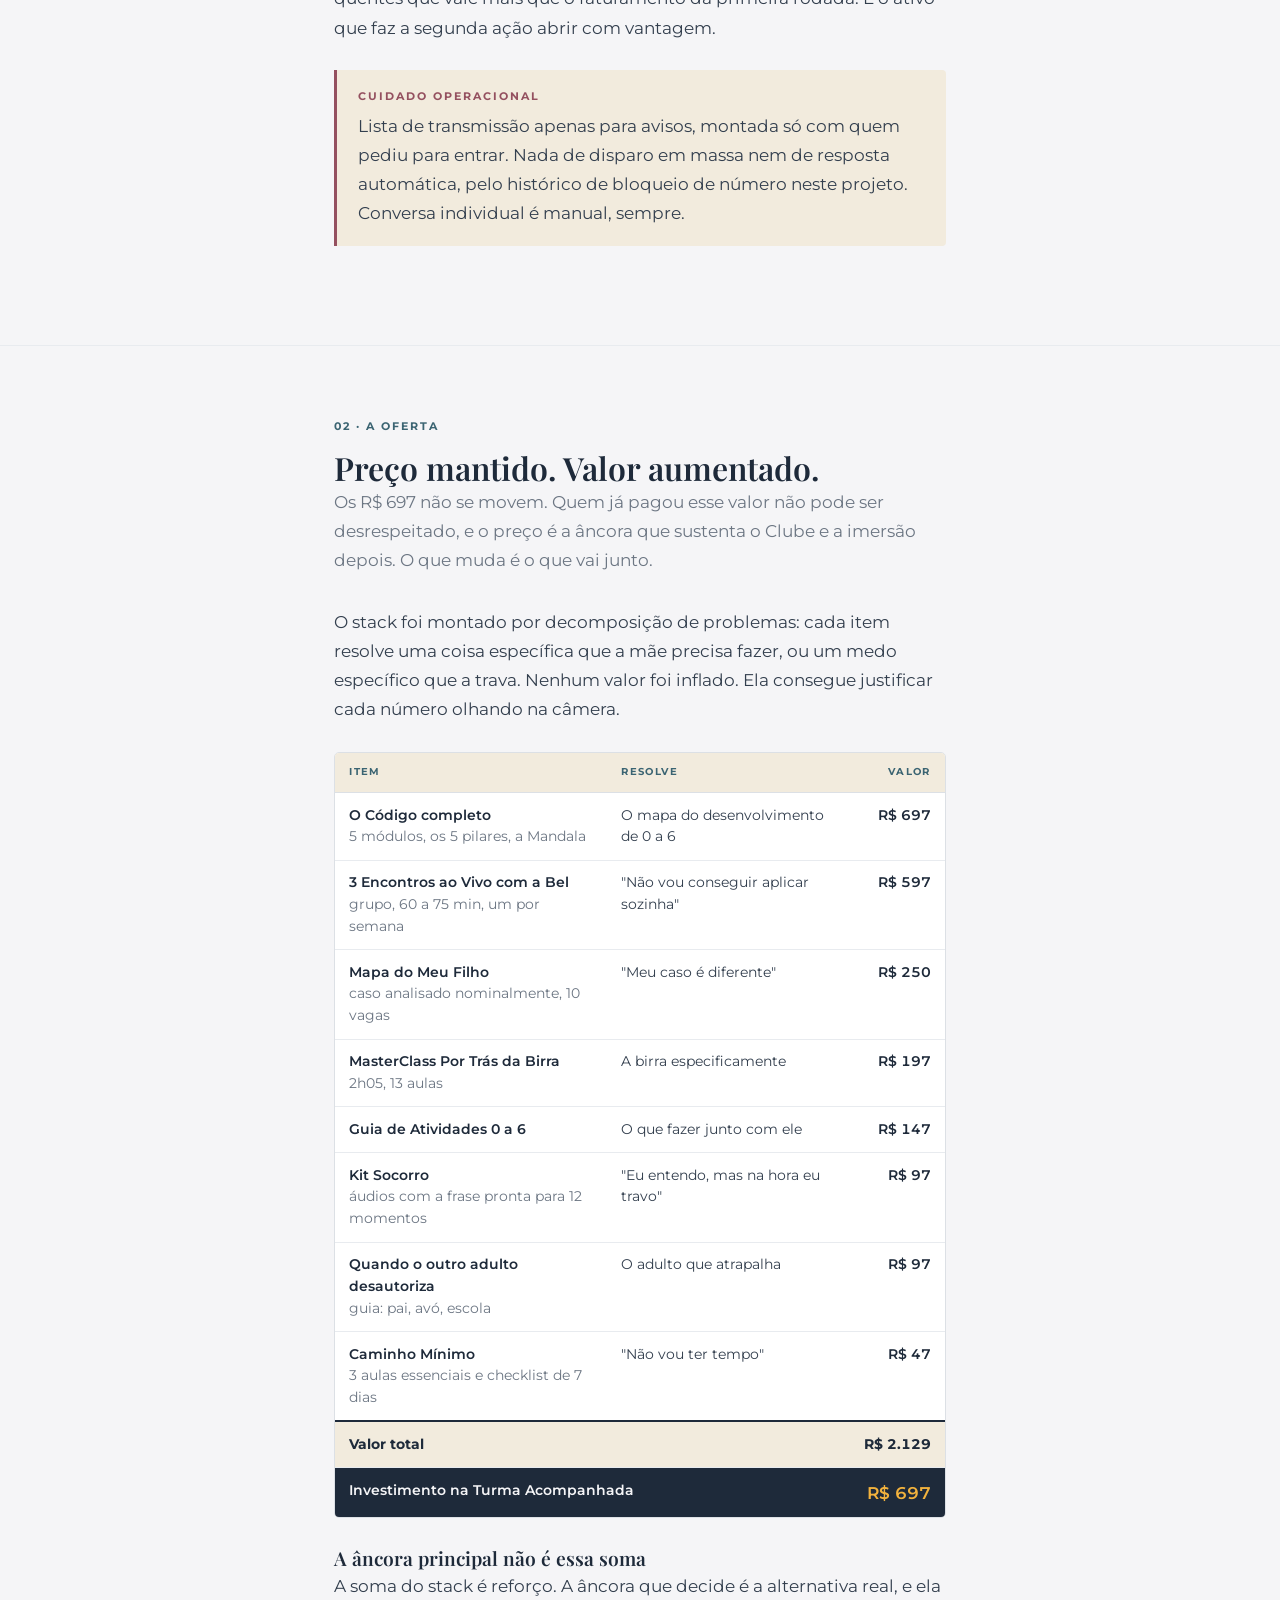
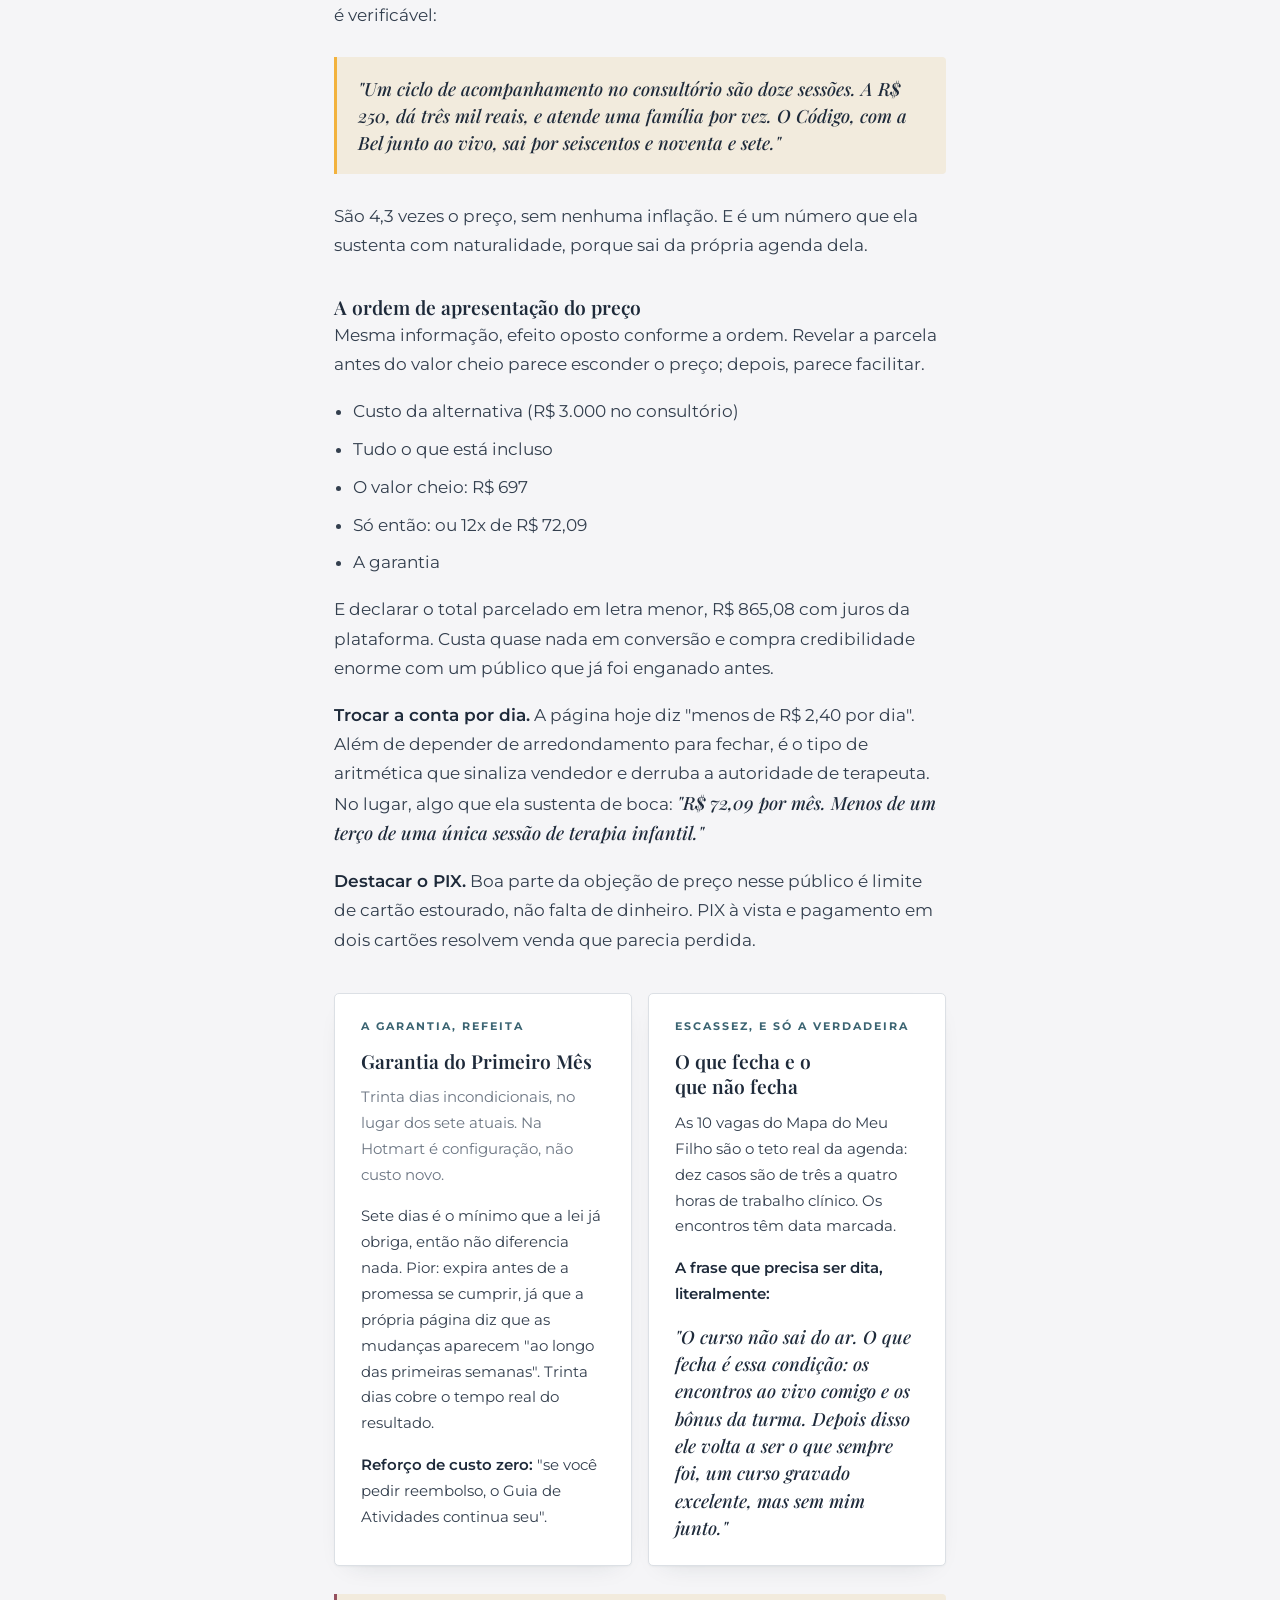
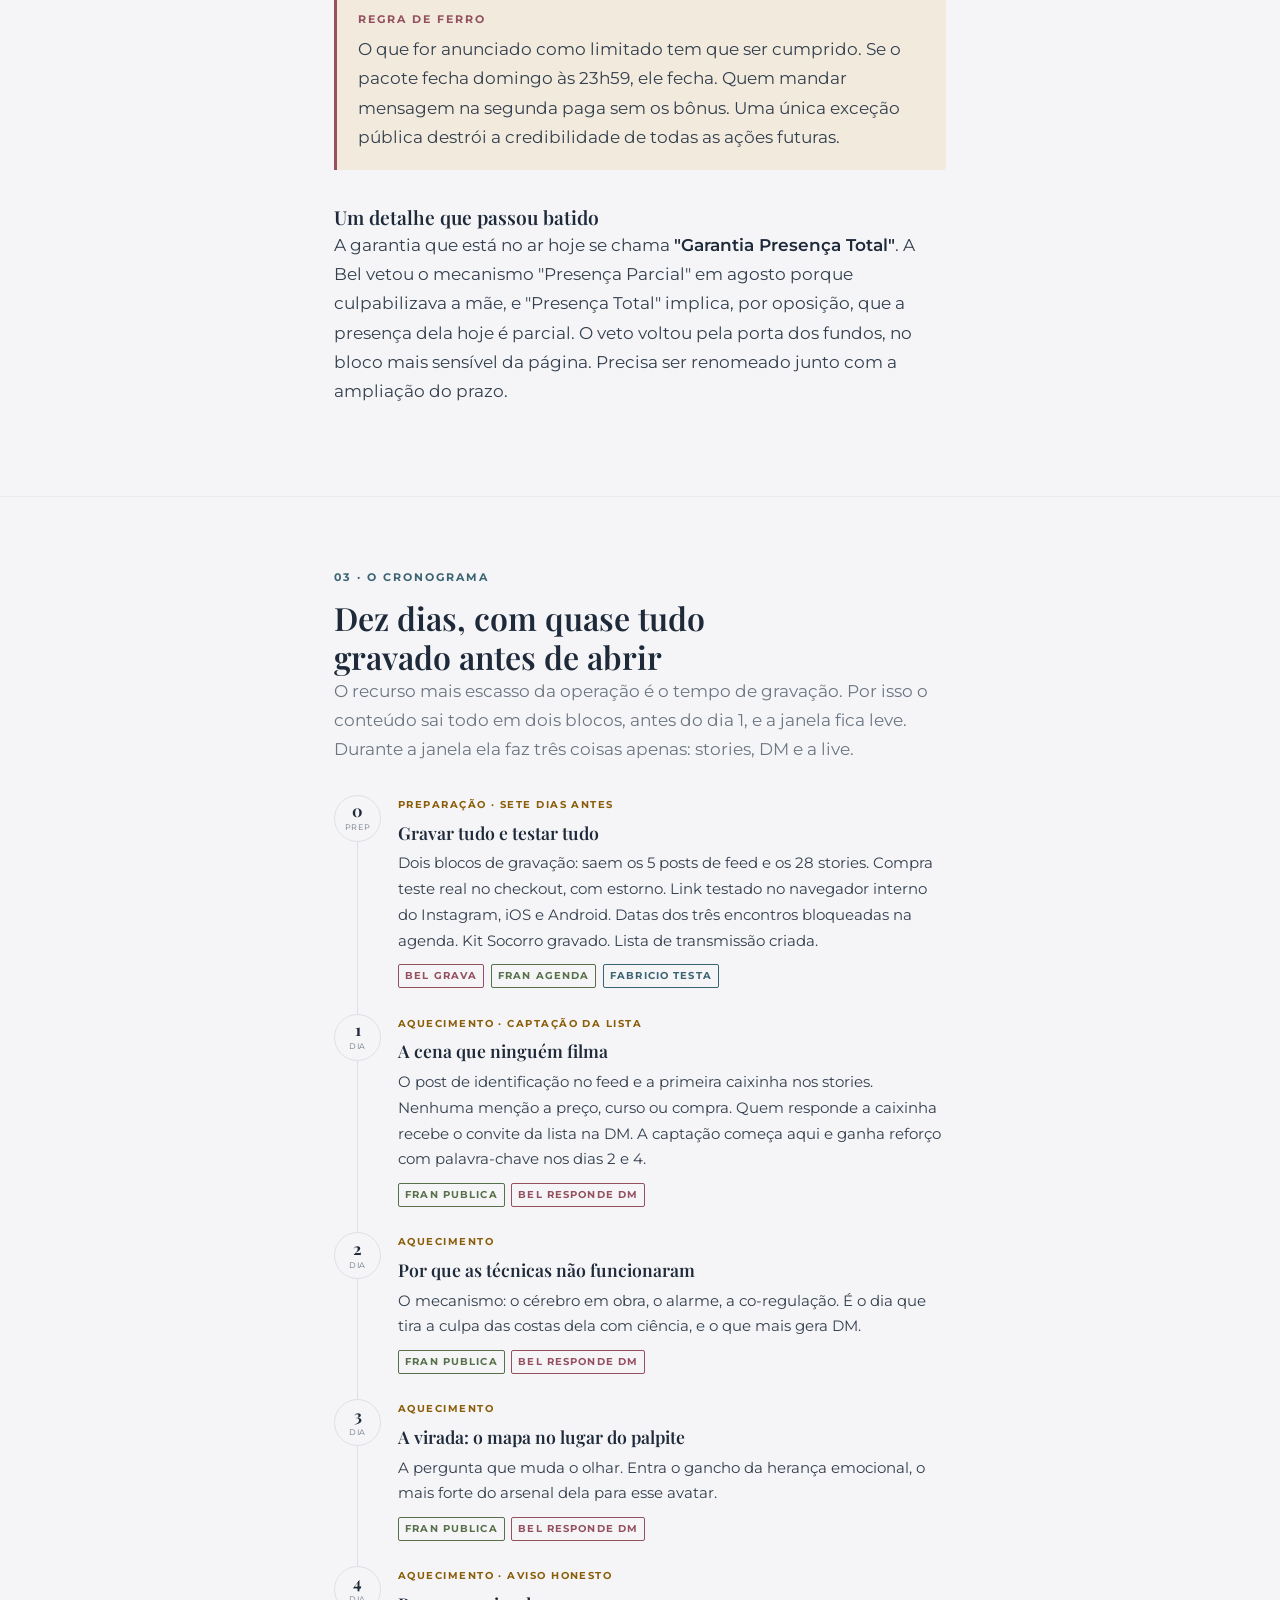
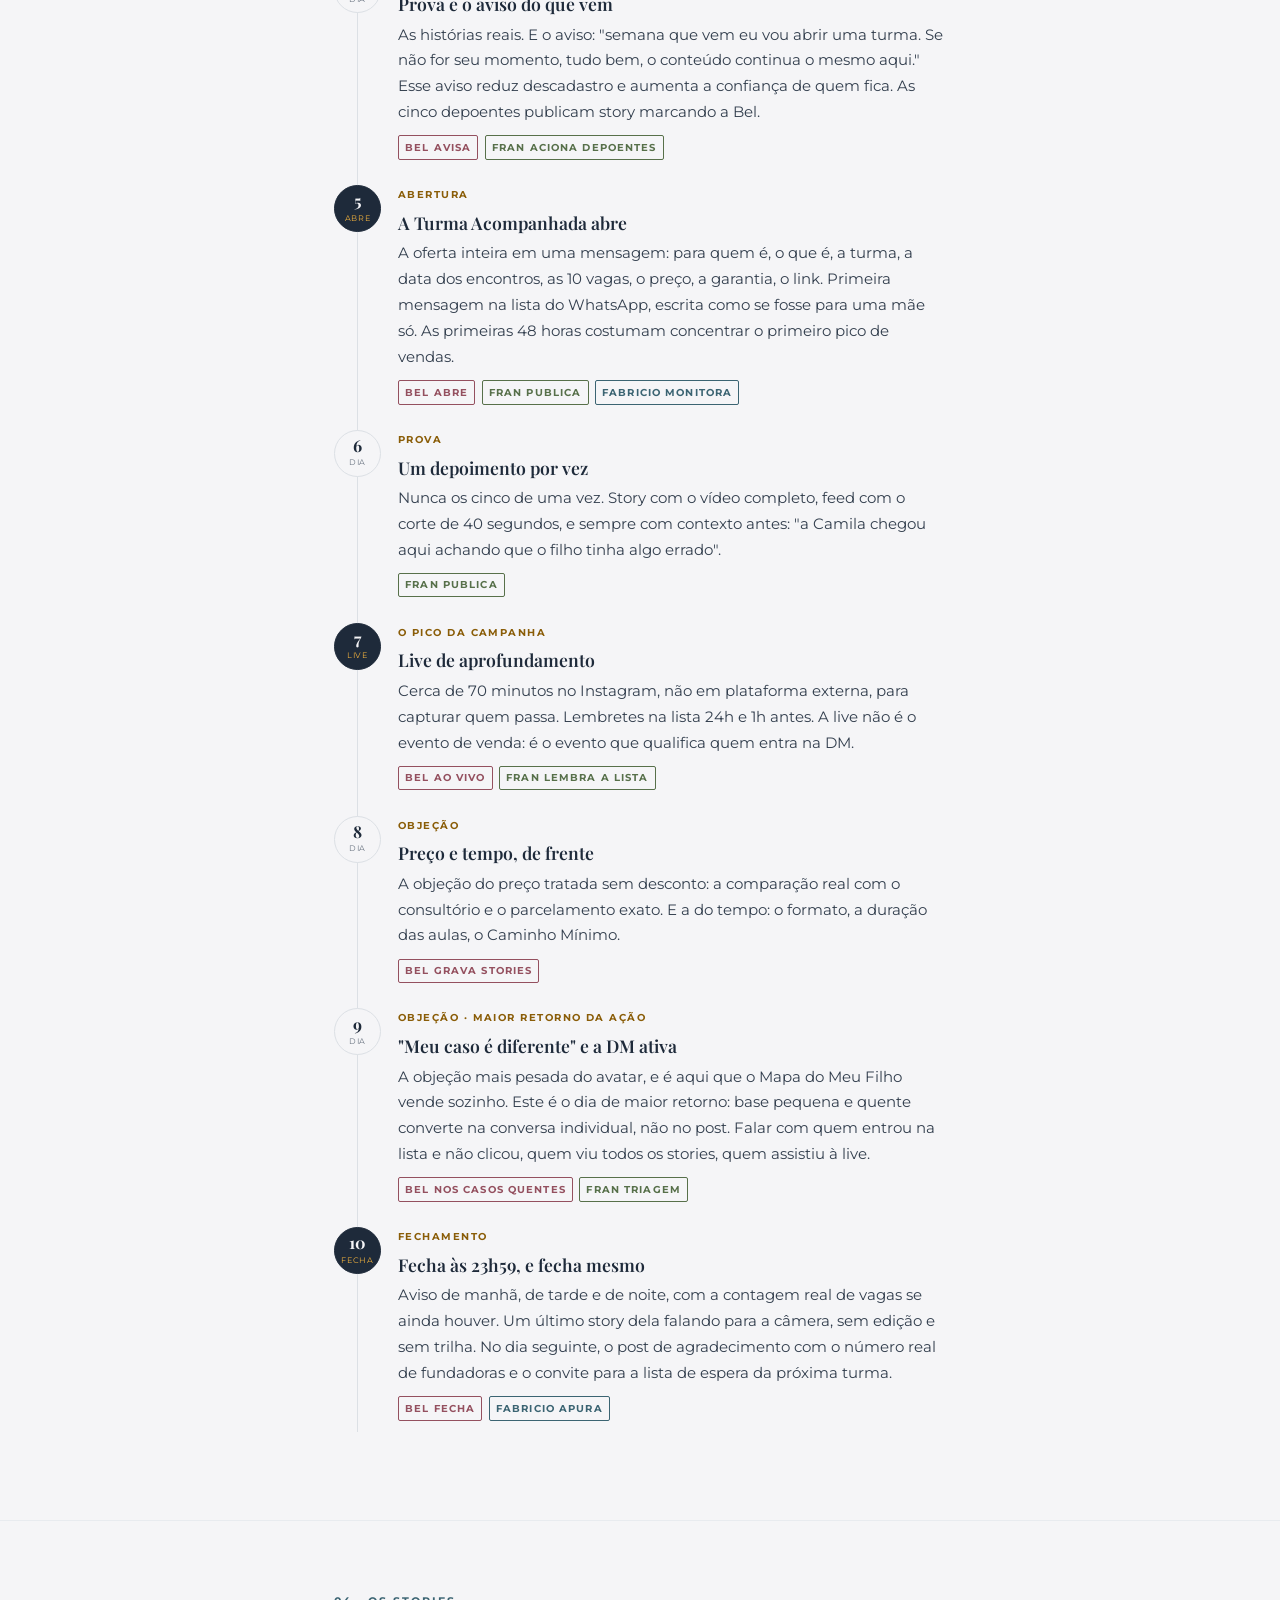
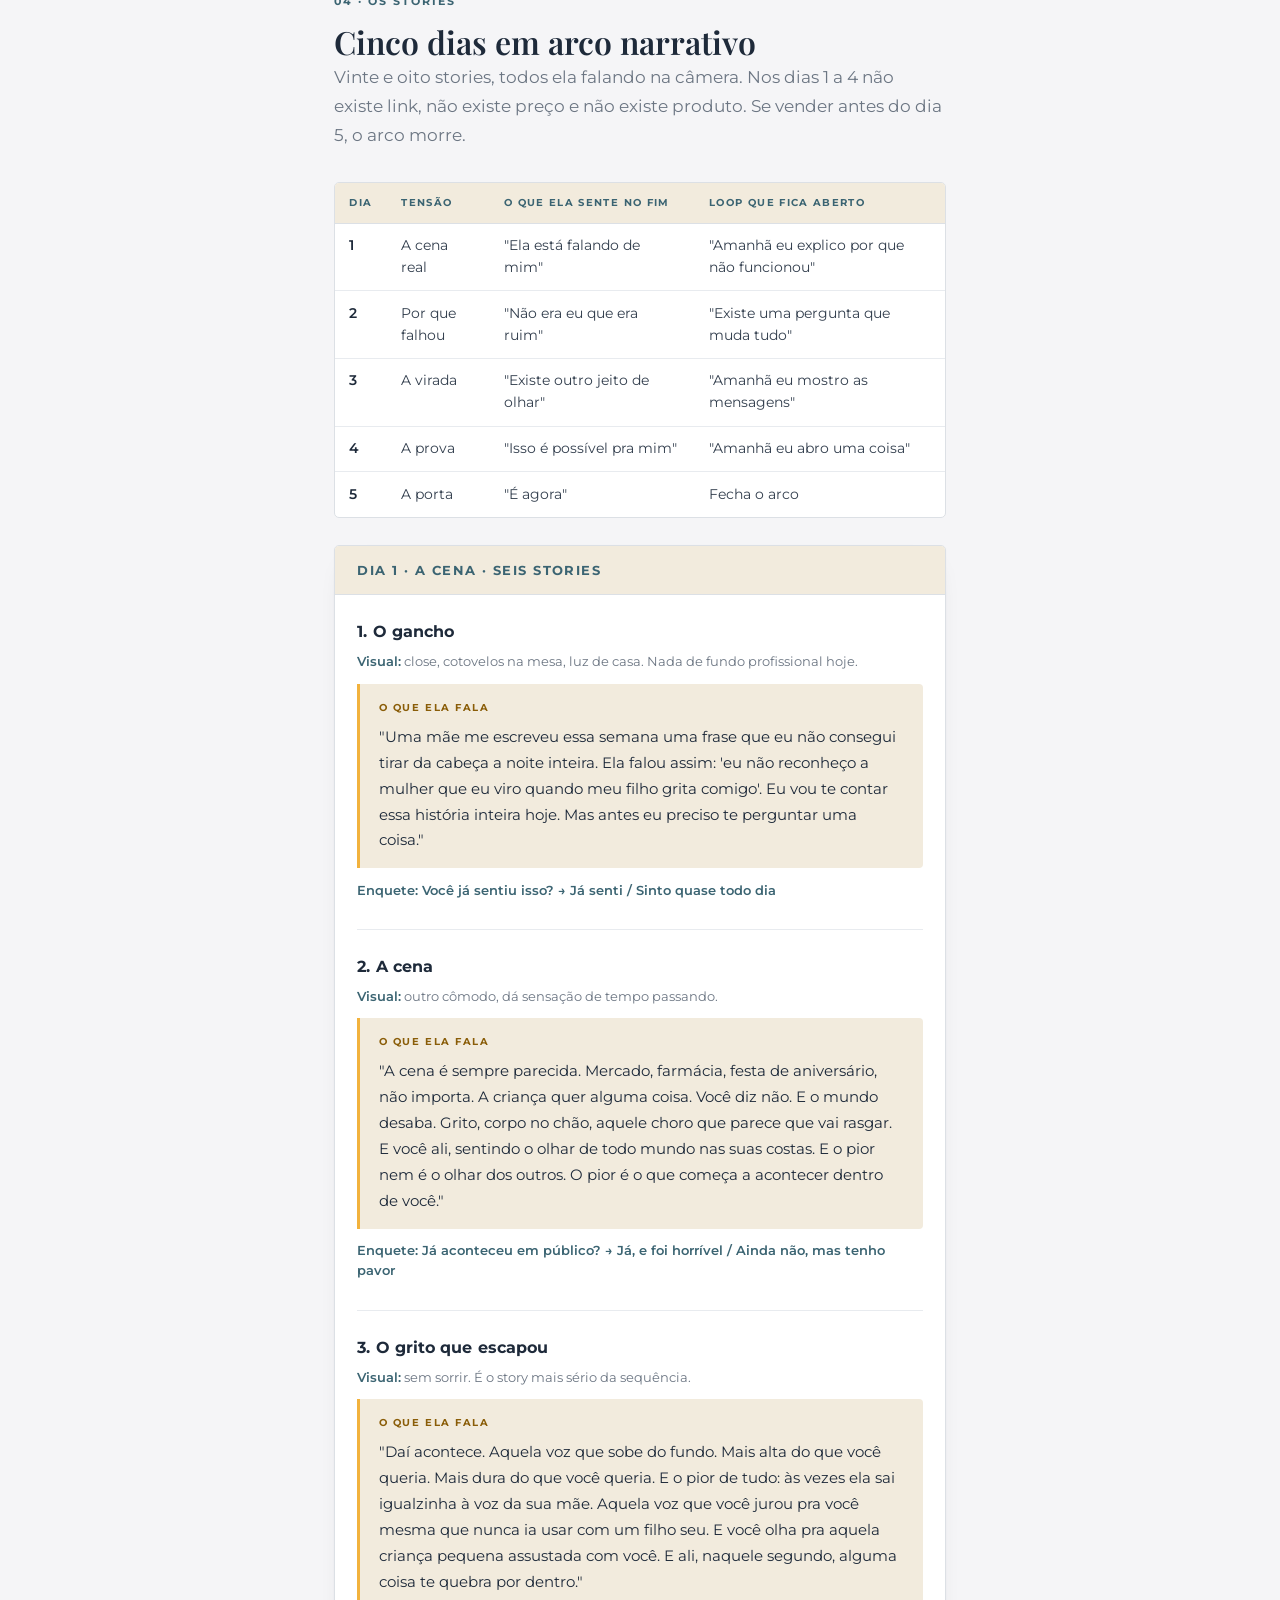
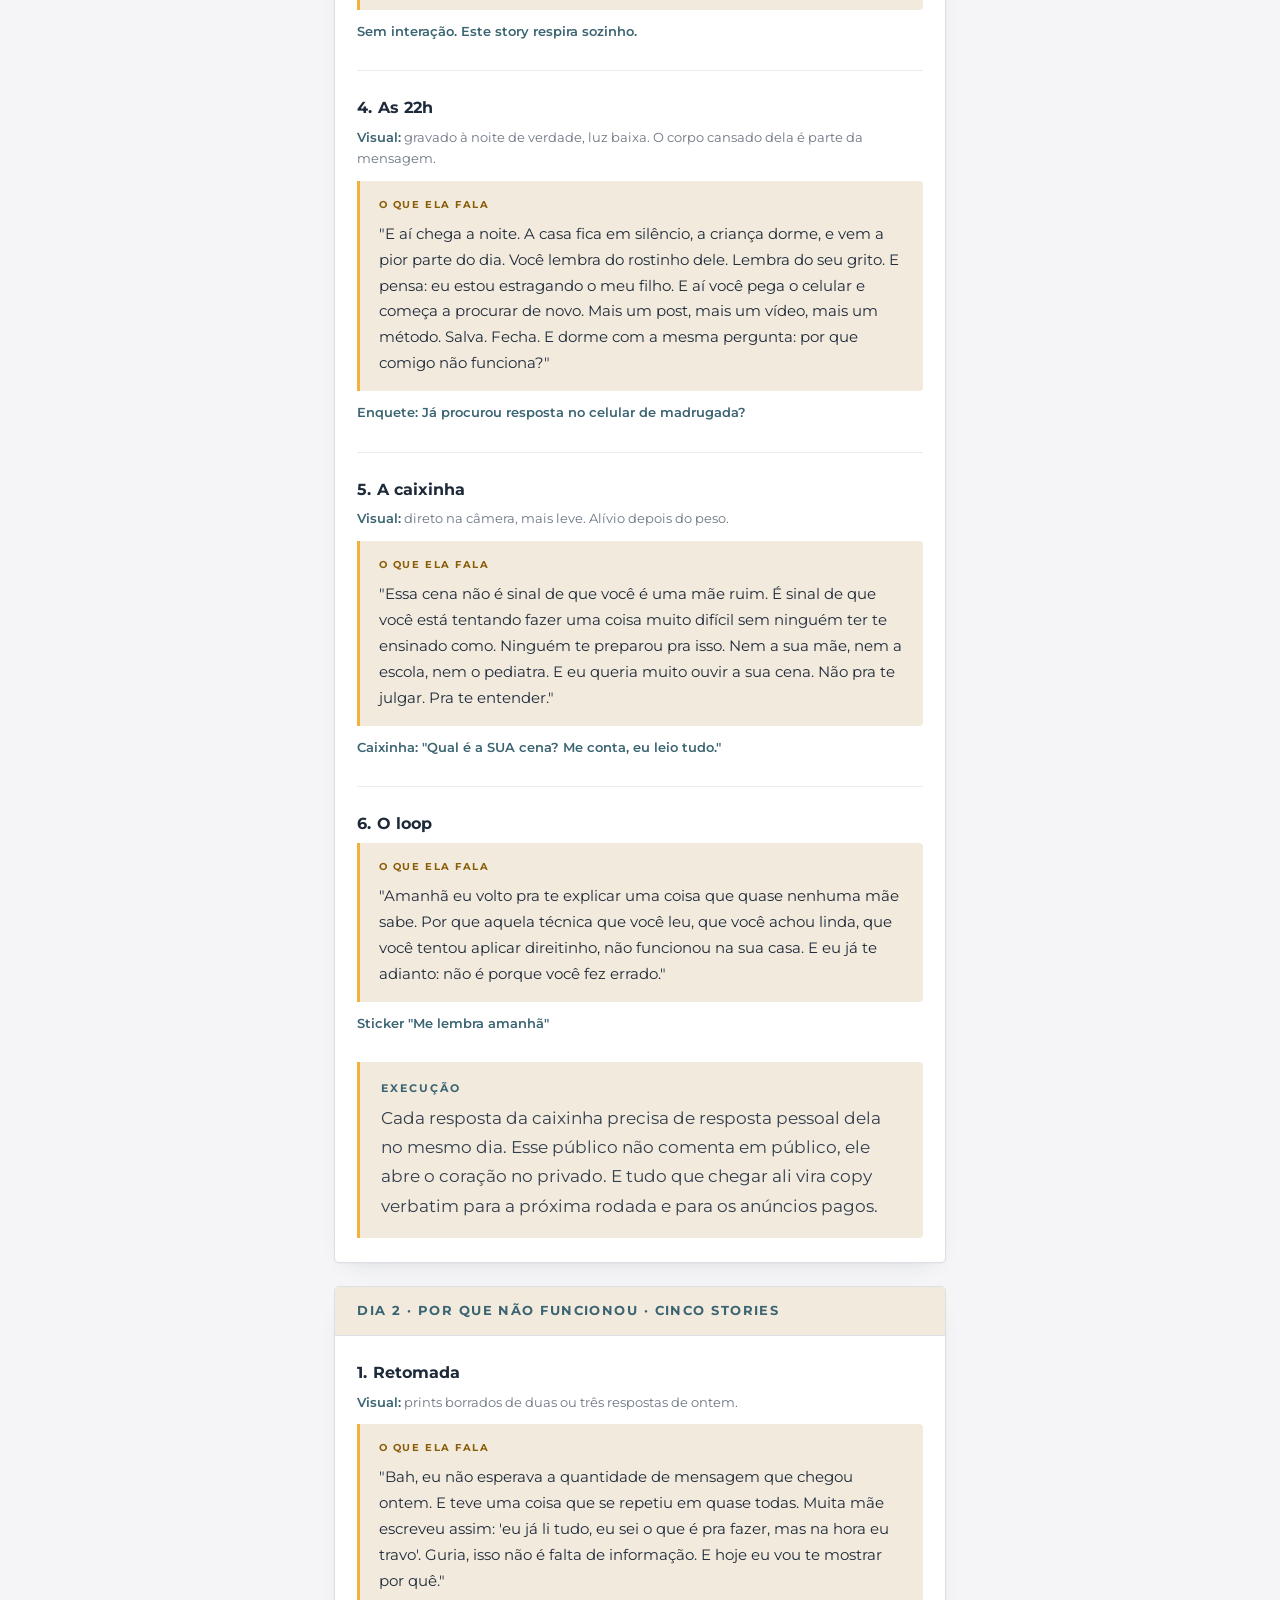
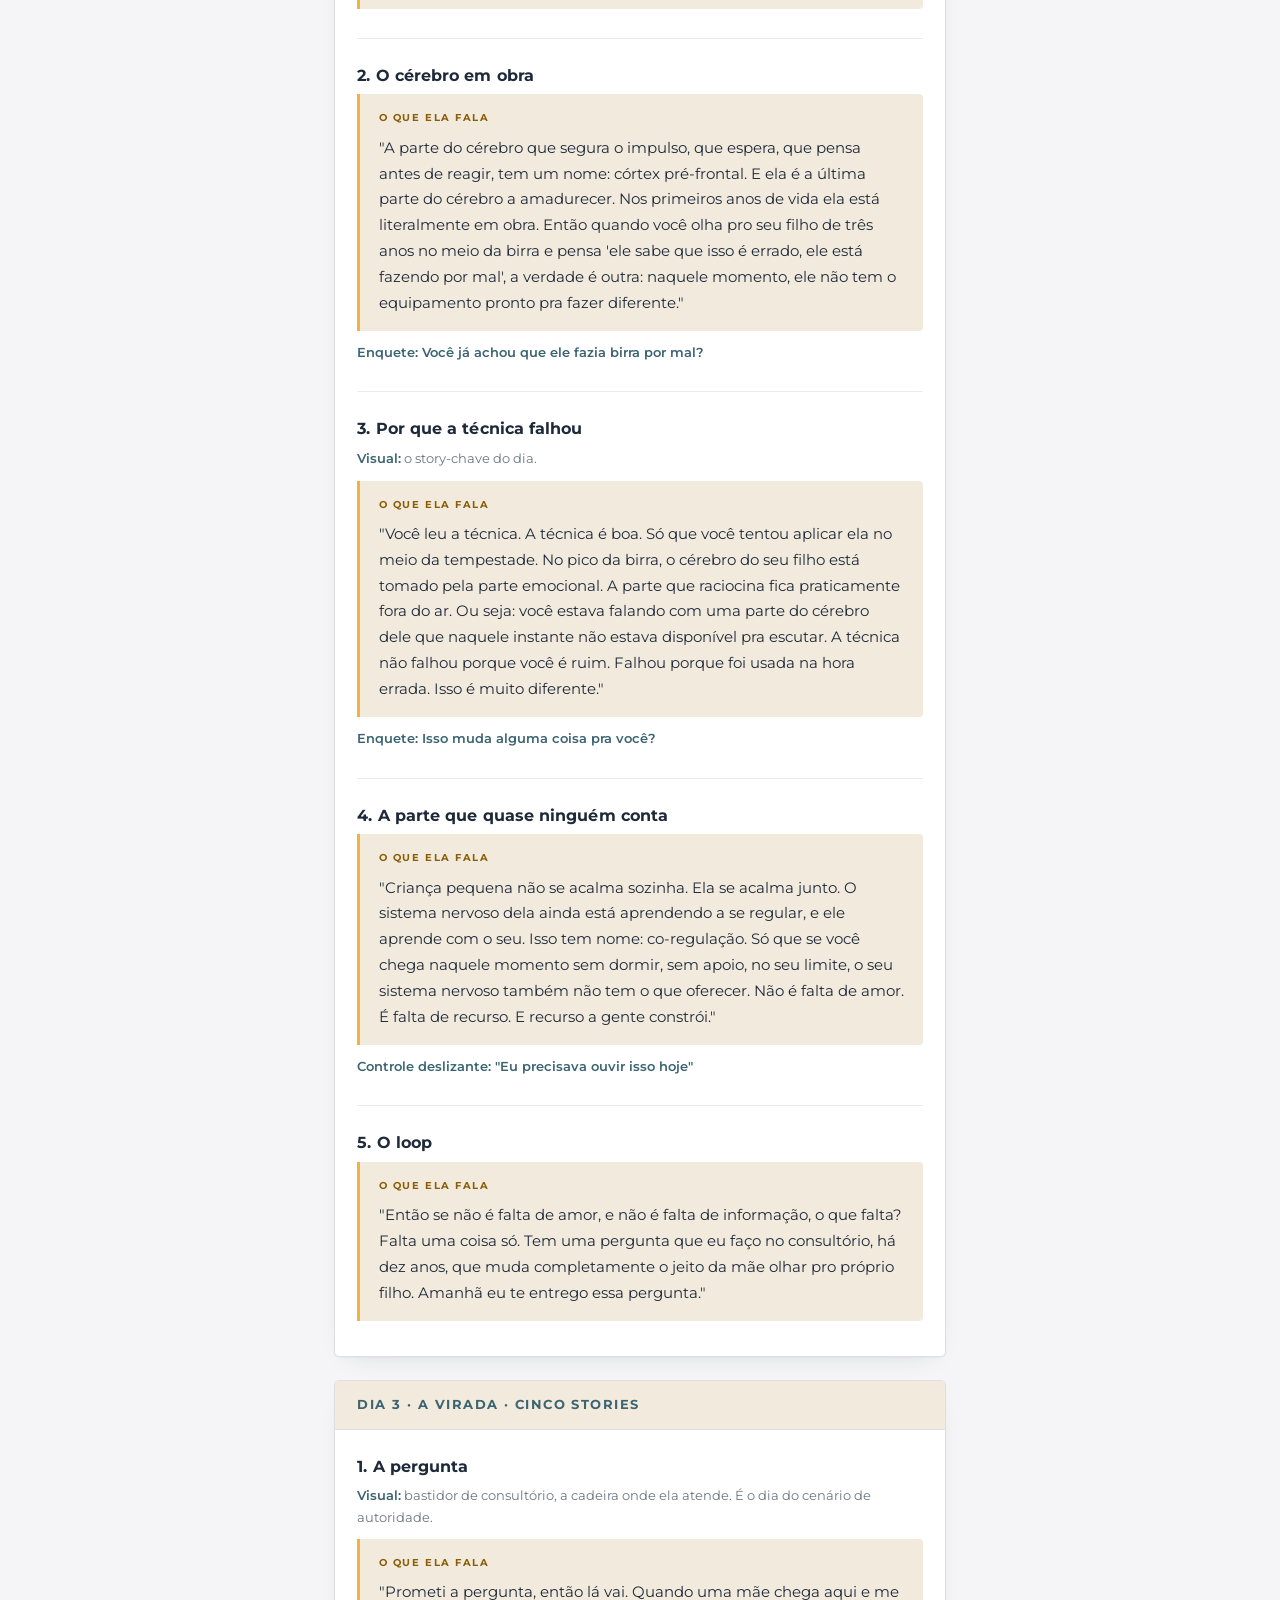
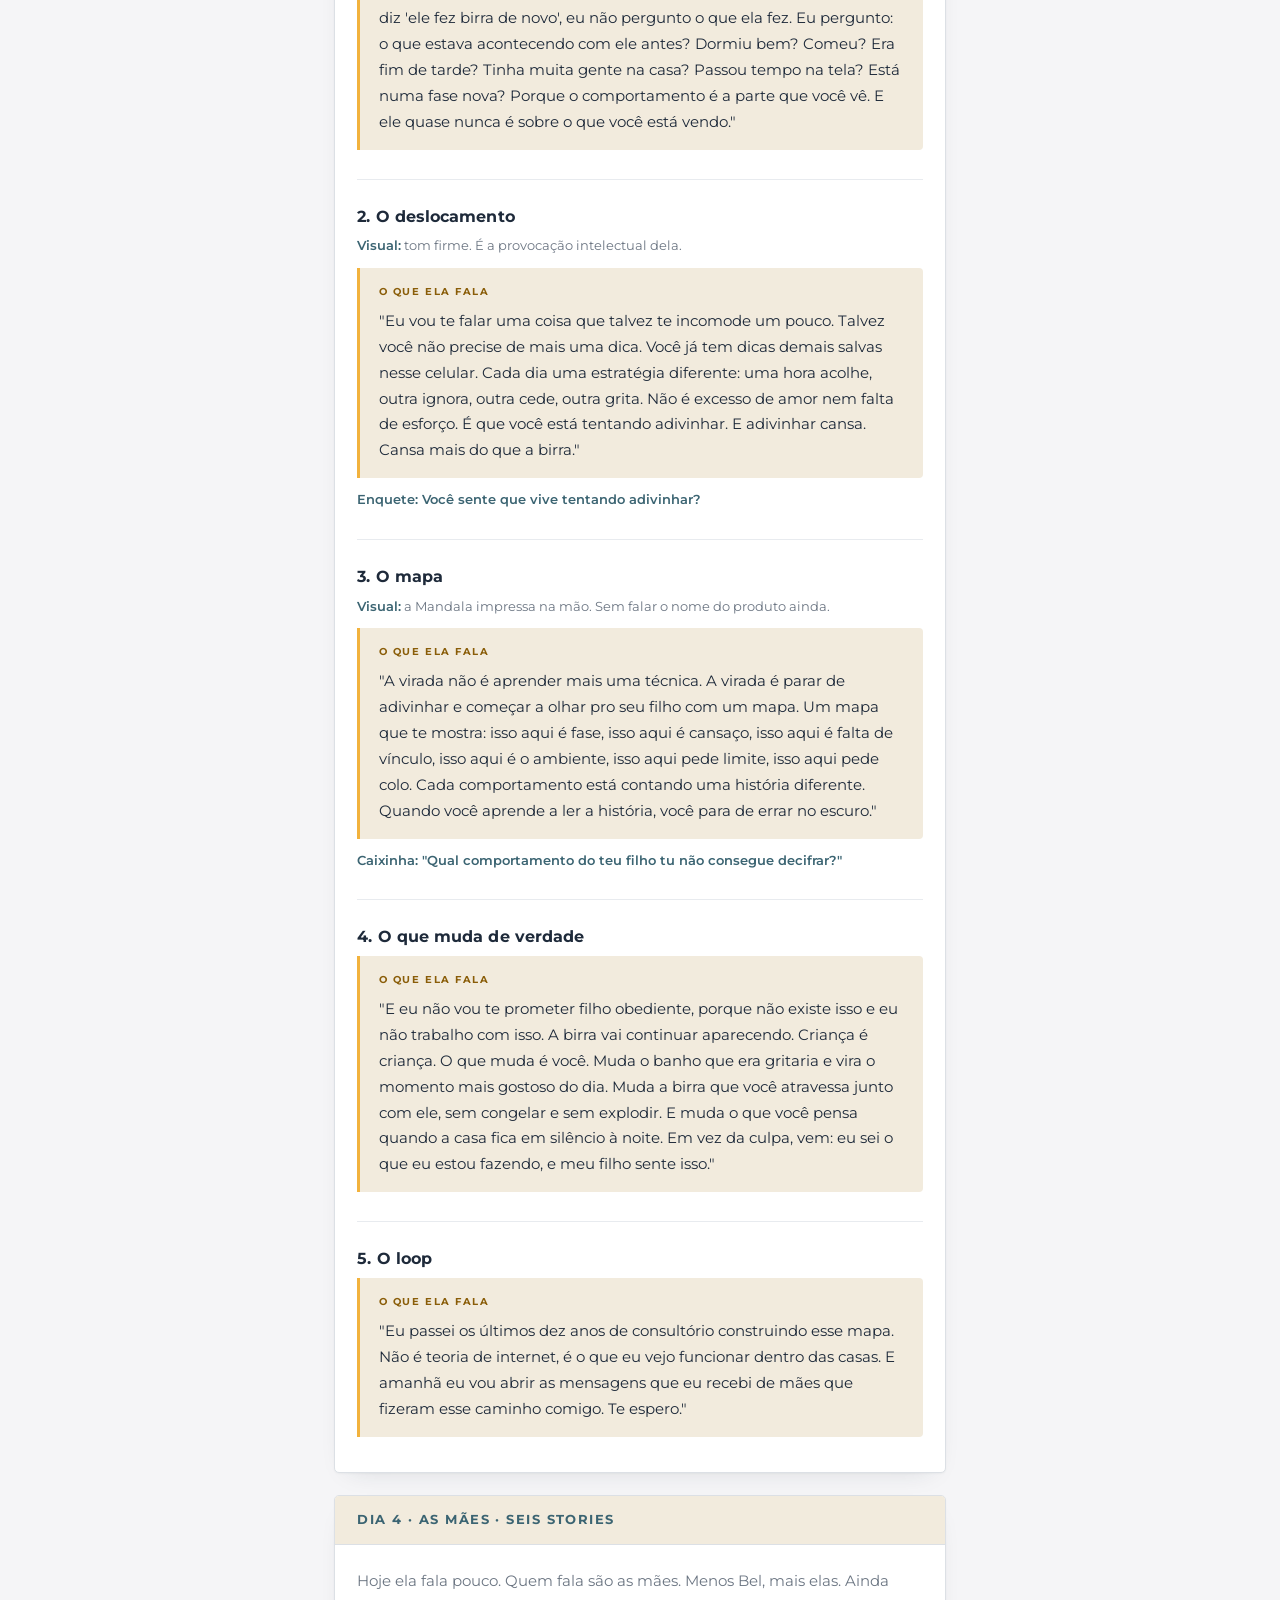
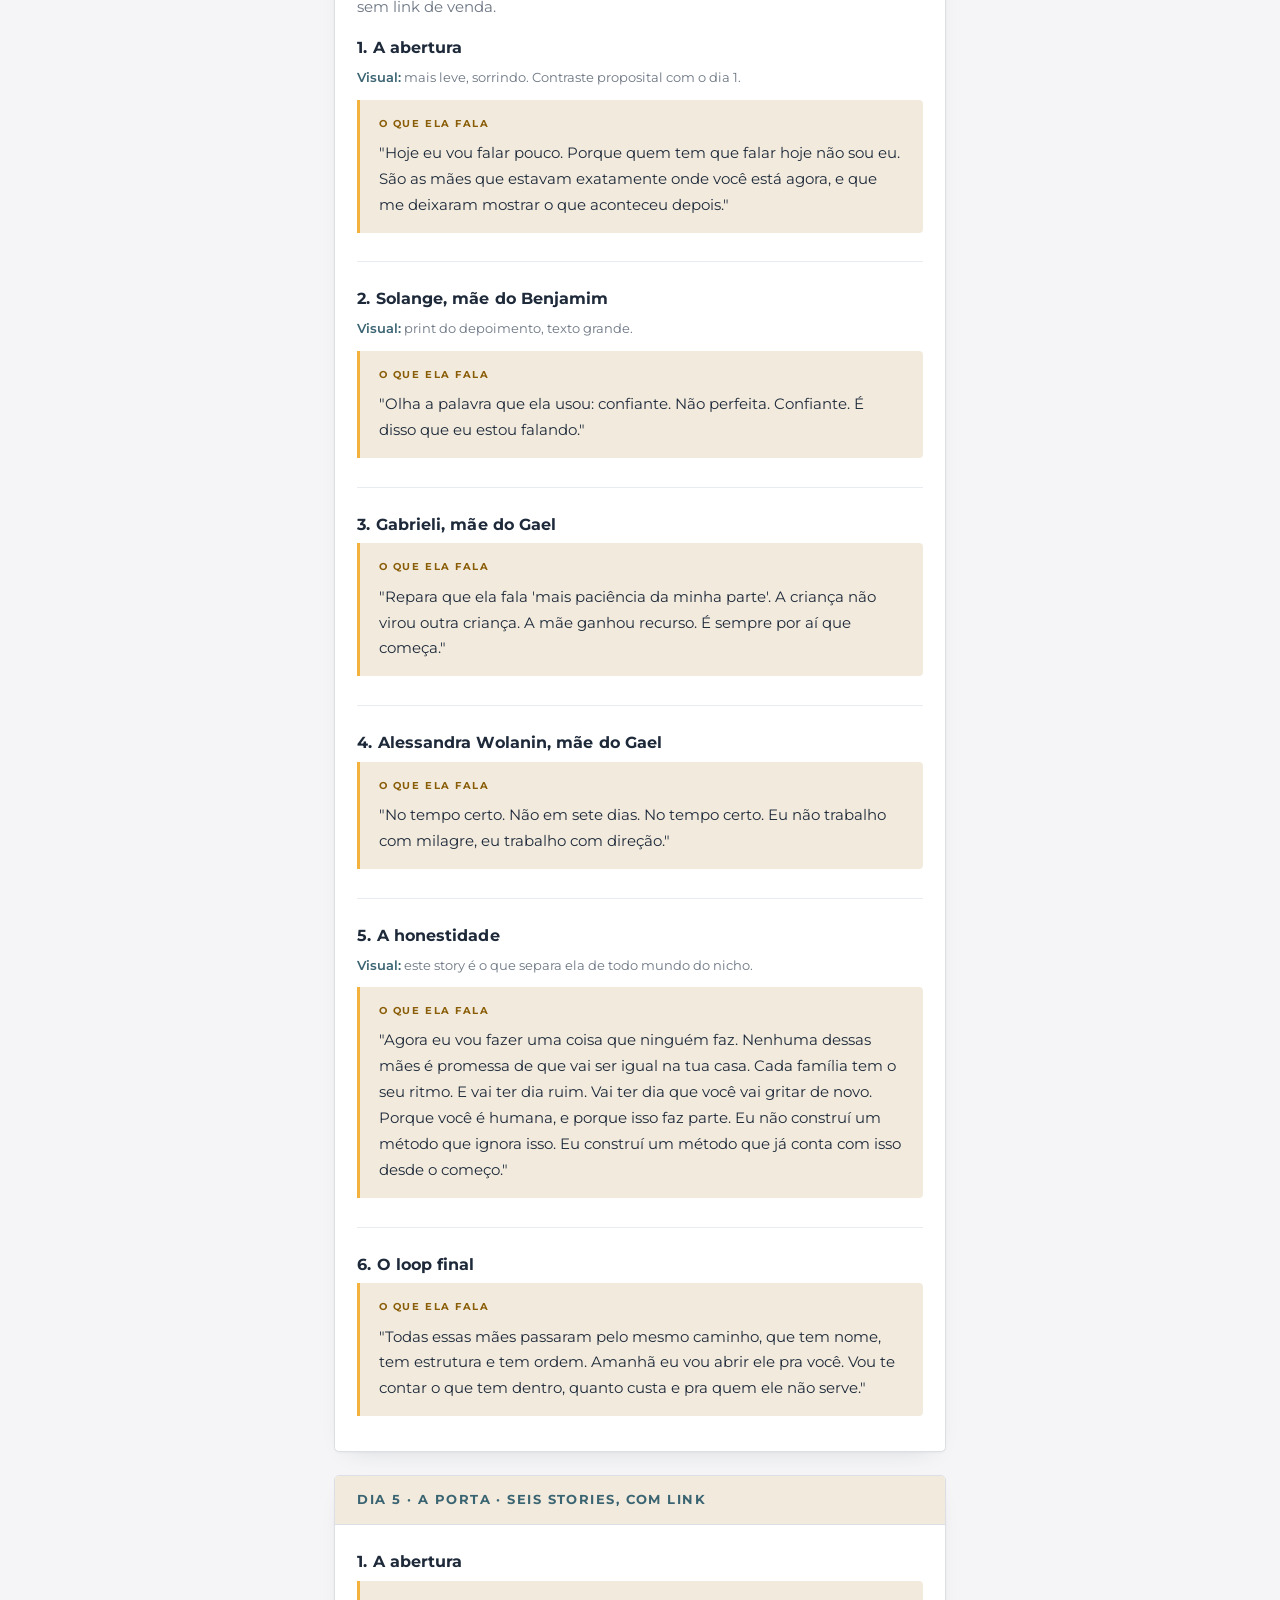
<file: turma-acompanhada.html>
<!DOCTYPE html>
<html lang="pt-BR">
<head>
<meta charset="utf-8">
<meta name="viewport" content="width=device-width, initial-scale=1">
<meta name="robots" content="noindex, nofollow">
<title>Turma Acompanhada · Ação orgânica · Maria Izabel</title>
<link rel="preconnect" href="https://fonts.googleapis.com">
<link rel="preconnect" href="https://fonts.gstatic.com" crossorigin>
<link rel="stylesheet" href="https://fonts.googleapis.com/css2?family=Playfair+Display:ital,wght@0,500;0,600;0,700;1,500;1,600&family=Montserrat:wght@400;500;600;700&family=Caveat:wght@600&display=swap">

<style>
:root{
  --ground:#F5F5F7;
  --surface:#FFFFFF;
  --warm:#F2EBDD;
  --warm-deep:#E9DCC7;
  --ink:#1E2A3A;
  --body:#333F4E;
  --panel:#1E2A3A;
  --panel-ink:#F5F5F7;
  --panel-mute:#AEBECC;
  --panel-line:rgba(245,245,247,.16);
  --calma:#3B6472;
  --mute:#6C7683;
  --line:#DCE0E5;
  --line-soft:#E8EBEF;
  --accent:#F2B23D;
  --accent-ink:#8A5D08;
  --verde:#57704A;
  --ameixa:#94505F;
  --shadow:0 1px 2px rgba(30,42,58,.04), 0 10px 26px -16px rgba(30,42,58,.18);
  --measure:41rem;
}
@media (prefers-color-scheme: dark){
  :root:not([data-theme="light"]){
    --ground:#121A23;
    --surface:#1A2430;
    --warm:#22303C;
    --warm-deep:#2A3846;
    --ink:#EAEFF4;
    --body:#C4CFDA;
    --panel:#233040;
    --panel-ink:#F2F6FA;
    --panel-mute:#A9BCCB;
    --panel-line:rgba(242,246,250,.14);
    --calma:#8FB8C5;
    --mute:#94A2B0;
    --line:#2C3947;
    --line-soft:#243040;
    --accent:#F2B23D;
    --accent-ink:#F3C069;
    --verde:#A0B790;
    --ameixa:#CD8E9C;
    --shadow:0 1px 2px rgba(0,0,0,.3), 0 12px 30px -18px rgba(0,0,0,.7);
  }
}
:root[data-theme="dark"]{
  --ground:#121A23;
  --surface:#1A2430;
  --warm:#22303C;
  --warm-deep:#2A3846;
  --ink:#EAEFF4;
  --body:#C4CFDA;
  --panel:#233040;
  --panel-ink:#F2F6FA;
  --panel-mute:#A9BCCB;
  --panel-line:rgba(242,246,250,.14);
  --calma:#8FB8C5;
  --mute:#94A2B0;
  --line:#2C3947;
  --line-soft:#243040;
  --accent:#F2B23D;
  --accent-ink:#F3C069;
  --verde:#A0B790;
  --ameixa:#CD8E9C;
  --shadow:0 1px 2px rgba(0,0,0,.3), 0 12px 30px -18px rgba(0,0,0,.7);
}

*{box-sizing:border-box}
html{scroll-behavior:smooth;scroll-padding-top:76px}
@media (prefers-reduced-motion:reduce){html{scroll-behavior:auto}*{animation:none!important;transition:none!important}}
body{
  margin:0;
  background:var(--ground);
  color:var(--body);
  font-family:Montserrat,-apple-system,"Segoe UI",sans-serif;
  font-size:17px;
  line-height:1.72;
  -webkit-font-smoothing:antialiased;
}
.wrap{max-width:var(--measure);margin:0 auto;padding:0 22px}
.col{max-width:100%}

/* ---------- type ---------- */
h1,h2,h3{font-family:"Playfair Display",Georgia,serif;text-wrap:balance;margin:0;color:var(--ink)}
h1{font-size:clamp(2.3rem,7vw,3.5rem);font-weight:700;line-height:1.05;letter-spacing:-.015em}
h2{font-size:clamp(1.55rem,4.4vw,2rem);font-weight:600;line-height:1.2}
h3{font-size:1.2rem;font-weight:600;line-height:1.35}
h4{font-family:Montserrat,sans-serif;font-size:.98rem;font-weight:700;margin:0;color:var(--ink);letter-spacing:.005em}
p{margin:0 0 1.05em}
a{color:var(--calma)}
a:focus-visible{outline:2px solid var(--accent);outline-offset:3px;border-radius:3px}
strong{font-weight:600;color:var(--ink)}
.eyebrow{
  font-size:.7rem;font-weight:700;letter-spacing:.18em;text-transform:uppercase;
  color:var(--calma);margin:0 0 .85rem;line-height:1.5
}
.lede{font-size:1.08rem;color:var(--mute);line-height:1.68}

/* Bel's short key phrases: elegant, still readable */
.voice{
  font-family:"Playfair Display",Georgia,serif;font-style:italic;font-weight:500;
  font-size:1.14rem;line-height:1.5;color:var(--ink);
}

/* ---------- header ---------- */
header.top{
  background:var(--panel);color:var(--panel-ink);
  padding:clamp(52px,10vw,88px) 0 clamp(40px,7vw,64px);
  border-bottom:3px solid var(--accent);
}
header.top .eyebrow{color:var(--accent)}
header.top h1{color:var(--panel-ink)}
header.top .lede{color:var(--panel-mute);margin-top:1.15rem}
.tagline{
  font-family:Caveat,cursive;font-size:1.75rem;color:var(--accent);
  margin:.7rem 0 0;font-weight:600;line-height:1.25
}
.meta-row{
  display:grid;grid-template-columns:repeat(2,1fr);gap:0;margin:2.4rem 0 0;
  border-top:1px solid var(--panel-line);
}
@media(min-width:620px){.meta-row{grid-template-columns:repeat(4,1fr)}}
.meta-row div{padding:1rem 1rem 1rem 0}
.meta-row dt{font-size:.64rem;letter-spacing:.15em;text-transform:uppercase;color:var(--panel-mute);opacity:.85;margin:0 0 .2rem}
.meta-row dd{margin:0;font-size:.95rem;font-weight:600;color:var(--panel-ink);line-height:1.35;word-break:break-word}

/* ---------- sticky nav ---------- */
nav.toc{
  background:var(--surface);border-bottom:1px solid var(--line);
  position:sticky;top:0;z-index:20;
}
nav.toc .wrap{max-width:none;padding:0}
nav.toc ol{
  list-style:none;margin:0 auto;padding:.7rem 22px;max-width:1080px;
  display:flex;gap:1.35rem;overflow-x:auto;scrollbar-width:thin;
  counter-reset:t;
}
nav.toc li{counter-increment:t;flex:none}
nav.toc a{
  text-decoration:none;color:var(--mute);font-size:.8rem;font-weight:600;
  display:inline-flex;gap:.4rem;align-items:baseline;white-space:nowrap;padding:.2rem 0;
}
nav.toc a::before{
  content:counter(t,decimal-leading-zero);
  font-size:.66rem;font-weight:700;color:var(--accent-ink);font-variant-numeric:tabular-nums;
}
nav.toc a:hover{color:var(--ink)}

/* ---------- sections ---------- */
section{padding:clamp(44px,7vw,72px) 0;border-bottom:1px solid var(--line-soft)}
section:last-of-type{border-bottom:0}
.sec-head{margin-bottom:2.1rem}

/* ---------- cards ---------- */
.card{
  background:var(--surface);border:1px solid var(--line);border-radius:5px;
  padding:1.5rem 1.6rem;box-shadow:var(--shadow);
}
.grid{display:grid;gap:1rem}
@media(min-width:640px){.g2{grid-template-columns:repeat(2,1fr)}}
.g3{grid-template-columns:1fr}

.note{
  border-left:3px solid var(--accent);background:var(--warm);
  padding:1.1rem 1.3rem;margin:1.7rem 0;border-radius:0 4px 4px 0;
}
.note.alert{border-left-color:var(--ameixa)}
.note.alert .eyebrow{color:var(--ameixa)}
.note p:last-child{margin-bottom:0}
.note .eyebrow{margin-bottom:.45rem}

/* ---------- chips ---------- */
.chip{
  display:inline-block;font-size:.64rem;font-weight:700;letter-spacing:.11em;
  text-transform:uppercase;padding:.24em .6em;border-radius:2px;
  border:1px solid currentColor;white-space:nowrap;
}
.c-bel{color:var(--ameixa)}
.c-fran{color:var(--verde)}
.c-fab{color:var(--calma)}

/* ---------- tables ---------- */
.tw{
  overflow-x:auto;margin:1.7rem 0;border:1px solid var(--line);
  border-radius:5px;background:var(--surface);
}
table{border-collapse:collapse;width:100%;min-width:480px;font-size:.88rem;line-height:1.55}
th,td{padding:.72rem .9rem;text-align:left;border-bottom:1px solid var(--line-soft);vertical-align:top}
thead th{
  font-size:.65rem;letter-spacing:.13em;text-transform:uppercase;color:var(--calma);
  font-weight:700;background:var(--warm);border-bottom:1px solid var(--line);white-space:nowrap;
}
tbody tr:last-child td{border-bottom:0}
td.num{text-align:right;font-variant-numeric:tabular-nums;white-space:nowrap;font-weight:600;color:var(--ink)}
tr.total td{background:var(--warm);font-weight:700;border-top:2px solid var(--ink);color:var(--ink)}
tr.price td{background:var(--panel);color:var(--panel-ink)}
tr.price td strong{color:var(--panel-ink)}
tr.price td.num{color:var(--accent);font-size:1.05rem}

/* ---------- timeline ---------- */
.tl{list-style:none;margin:1.9rem 0 0;padding:0;position:relative}
.tl::before{content:"";position:absolute;left:23px;top:16px;bottom:16px;width:1px;background:var(--line)}
.tl > li{position:relative;padding:0 0 1.7rem 64px}
.day{
  position:absolute;left:0;top:-2px;width:47px;height:47px;border-radius:50%;
  background:var(--ground);border:1px solid var(--line);
  display:flex;flex-direction:column;align-items:center;justify-content:center;
  font-variant-numeric:tabular-nums;z-index:1;
}
.day b{font-size:1.02rem;font-weight:700;line-height:1;font-family:"Playfair Display",serif;color:var(--ink)}
.day span{font-size:.52rem;letter-spacing:.09em;text-transform:uppercase;color:var(--mute);margin-top:2px}
.tl li.key .day{background:var(--panel);border-color:var(--panel)}
.tl li.key .day b{color:var(--panel-ink)}
.tl li.key .day span{color:var(--accent)}
.tl h3{margin-bottom:.35rem;font-size:1.1rem}
.tl .phase{
  font-size:.65rem;letter-spacing:.14em;text-transform:uppercase;color:var(--accent-ink);
  font-weight:700;margin-bottom:.45rem;display:block;line-height:1.6
}
.tl p{margin-bottom:.5rem;font-size:.94rem}
.tl .who{display:flex;gap:.4rem;flex-wrap:wrap;margin-top:.65rem}

/* ---------- reference blocks (were accordions) ---------- */
.ref{
  background:var(--surface);border:1px solid var(--line);border-radius:5px;
  margin:1.4rem 0;box-shadow:var(--shadow);overflow:hidden;
}
.ref-h{
  margin:0;padding:.95rem 1.4rem;font-family:Montserrat,sans-serif;
  font-size:.82rem;font-weight:700;letter-spacing:.11em;text-transform:uppercase;
  color:var(--calma);background:var(--warm);border-bottom:1px solid var(--line);
}
.ref-b{padding:1.5rem 1.4rem}
.ref-b > :last-child{margin-bottom:0}

/* ---------- script beats ---------- */
.beat{margin:0 0 1.8rem;padding:0}
.beat:last-child{margin-bottom:0}
.beat + .beat{border-top:1px solid var(--line-soft);padding-top:1.5rem}
.beat h4{margin-bottom:.3rem}
.beat .vis{font-size:.83rem;color:var(--mute);margin:0 0 .7rem;line-height:1.6}
.beat .vis b{color:var(--calma);font-weight:600}

/* the spoken lines: readable body face, clearly marked as speech */
.say{
  background:var(--warm);border-left:3px solid var(--accent);
  padding:1rem 1.15rem .95rem;margin:0 0 .7rem;border-radius:0 4px 4px 0;
  font-size:.95rem;line-height:1.7;color:var(--ink);
}
.say::before{
  content:"O que ela fala";display:block;
  font-size:.6rem;font-weight:700;letter-spacing:.16em;text-transform:uppercase;
  color:var(--accent-ink);margin-bottom:.5rem;
}
.say p{margin:0 0 .7em}
.say p:last-child{margin-bottom:0}
.interact{font-size:.83rem;color:var(--calma);font-weight:600;margin:0;line-height:1.55}

/* inline voice inside notes/cards stays italic serif, never a wall */
.note .voice,.card .voice,.ref-b .voice{display:block}

/* ---------- lists ---------- */
ul.check{list-style:none;padding:0;margin:1.5rem 0;display:grid;gap:.5rem}
ul.check li{
  display:flex;gap:.75rem;align-items:flex-start;
  padding:.8rem .95rem;background:var(--surface);border:1px solid var(--line);
  border-radius:4px;font-size:.92rem;line-height:1.6;
}
ul.check li::before{
  content:"";flex:none;width:14px;height:14px;margin-top:.35em;
  border:1.5px solid var(--calma);border-radius:2px;
}
ul.check li.block::before{border-color:var(--ameixa);background:var(--ameixa)}
ul.plain{padding-left:1.2rem;margin:0 0 1.05em}
ul.plain li{margin-bottom:.5em}
ol{padding-left:1.3rem}

/* ---------- kpi ---------- */
.kpi{display:grid;gap:1px;background:var(--line);border:1px solid var(--line);border-radius:5px;overflow:hidden;margin:0}
@media(min-width:620px){.kpi{grid-template-columns:repeat(3,1fr)}}
.kpi div{background:var(--surface);padding:1.25rem 1.3rem}
.kpi dt{font-size:.65rem;letter-spacing:.14em;text-transform:uppercase;color:var(--calma);font-weight:700;margin-bottom:.45rem}
.kpi dd{margin:0}
.kpi .big{font-family:"Playfair Display",serif;font-size:1.75rem;font-weight:700;line-height:1;font-variant-numeric:tabular-nums;color:var(--ink)}
.kpi .sub{font-size:.85rem;color:var(--mute);margin-top:.4rem;display:block;line-height:1.55}

footer{background:var(--panel);color:var(--panel-mute);padding:2.4rem 0;font-size:.85rem}
footer strong{color:var(--panel-ink)}
footer p{margin:0}
</style>
</head>
<body>


<header class="top">
  <div class="wrap">
    <p class="eyebrow">Ação de vendas orgânica &middot; Coprodução Kaempf</p>
    <h1>Turma Acompanhada</h1>
    <p class="tagline">30 dias com o mapa na mão e a Bel junto</p>
    <p class="lede">Uma janela de dez dias para vender O Código sem um real de tráfego, apoiada em três coisas que já existem: a base do Instagram, a página nova no ar e dez anos de consultório.</p>
    <dl class="meta-row">
      <div><dt>Janela de venda</dt><dd>10 dias</dd></div>
      <div><dt>Verba</dt><dd>R$ 0</dd></div>
      <div><dt>Produto</dt><dd>R$ 697</dd></div>
      <div><dt>Destino</dt><dd>mariaizabeldarosa.com.br/codigo</dd></div>
    </dl>
  </div>
</header>

<nav class="toc">
  <div class="wrap">
    <ol>
      <li><a href="#tese">A tese</a></li>
      <li><a href="#oferta">A oferta</a></li>
      <li><a href="#cronograma">O cronograma</a></li>
      <li><a href="#stories">Os stories</a></li>
      <li><a href="#feed">Os posts</a></li>
      <li><a href="#live">A live</a></li>
      <li><a href="#dm">As DMs</a></li>
      <li><a href="#papeis">Quem faz o quê</a></li>
      <li><a href="#antes">Antes de abrir</a></li>
      <li><a href="#metas">As metas</a></li>
    </ol>
  </div>
</nav>

<!-- =============== TESE =============== -->
<section id="tese">
  <div class="wrap">
    <div class="sec-head col">
      <p class="eyebrow">01 &middot; A tese</p>
      <h2>O problema nunca foi o preço. Foi a falta de motivo para comprar hoje.</h2>
    </div>
    <div class="col">
      <p>O Código está pronto, validado e parado. A base da Bel nunca recusou a oferta: ela nunca viu a oferta. A VSL antiga teve 123 visualizações em treze meses, e é esse o diagnóstico inteiro. Distribuição, não conversão.</p>
      <p>Mas distribuição sozinha não resolve, porque um curso gravado sem data não tem por que ser comprado hoje em vez de daqui a seis meses. Por isso a ação não vende "um curso gravado". Ela vende <strong>a primeira turma acompanhada do Código</strong>: o mesmo conteúdo, com a Bel presente ao vivo dentro de uma janela definida.</p>
      <p>Isso resolve as duas coisas de uma vez. Cria urgência que é verdadeira, porque a data existe de fato. E ataca o gargalo real da conversão, que não é a mãe duvidar da Bel, é a mãe duvidar de si mesma.</p>

      <div class="note">
        <p class="eyebrow">O que trava a compra, de verdade</p>
        <p>Ela não pergunta "será que funciona". Ela pergunta <strong>"será que eu vou conseguir aplicar, já que não consegui das outras vezes"</strong>. Nenhuma prova de autoridade move essa agulha. Só presença humana na entrega move.</p>
      </div>

      <h3 style="margin-top:2.4rem">A segunda decisão: lista fora do Instagram</h3>
      <p>Durante o aquecimento, quem levanta a mão entra numa lista de transmissão no WhatsApp. O Instagram entrega um post para uma fração dos seguidores; a lista entrega para todos que optaram por entrar.</p>
      <p>Mesmo que a ação venda pouco, a Bel termina com uma lista de mães quentes que vale mais que o faturamento da primeira rodada. É o ativo que faz a segunda ação abrir com vantagem.</p>

      <div class="note alert">
        <p class="eyebrow">Cuidado operacional</p>
        <p>Lista de transmissão apenas para avisos, montada só com quem pediu para entrar. Nada de disparo em massa nem de resposta automática, pelo histórico de bloqueio de número neste projeto. Conversa individual é manual, sempre.</p>
      </div>
    </div>
  </div>
</section>

<!-- =============== OFERTA =============== -->
<section id="oferta">
  <div class="wrap">
    <div class="sec-head col">
      <p class="eyebrow">02 &middot; A oferta</p>
      <h2>Preço mantido. Valor aumentado.</h2>
      <p class="lede">Os R$ 697 não se movem. Quem já pagou esse valor não pode ser desrespeitado, e o preço é a âncora que sustenta o Clube e a imersão depois. O que muda é o que vai junto.</p>
    </div>

    <div class="col">
      <p>O stack foi montado por decomposição de problemas: cada item resolve uma coisa específica que a mãe precisa fazer, ou um medo específico que a trava. Nenhum valor foi inflado. Ela consegue justificar cada número olhando na câmera.</p>
    </div>

    <div class="tw">
      <table>
        <thead>
          <tr><th>Item</th><th>Resolve</th><th style="text-align:right">Valor</th></tr>
        </thead>
        <tbody>
          <tr><td><strong>O Código completo</strong><br><span style="color:var(--mute);font-size:.86rem">5 módulos, os 5 pilares, a Mandala</span></td><td>O mapa do desenvolvimento de 0 a 6</td><td class="num">R$ 697</td></tr>
          <tr><td><strong>3 Encontros ao Vivo com a Bel</strong><br><span style="color:var(--mute);font-size:.86rem">grupo, 60 a 75 min, um por semana</span></td><td>"Não vou conseguir aplicar sozinha"</td><td class="num">R$ 597</td></tr>
          <tr><td><strong>Mapa do Meu Filho</strong><br><span style="color:var(--mute);font-size:.86rem">caso analisado nominalmente, 10 vagas</span></td><td>"Meu caso é diferente"</td><td class="num">R$ 250</td></tr>
          <tr><td><strong>MasterClass Por Trás da Birra</strong><br><span style="color:var(--mute);font-size:.86rem">2h05, 13 aulas</span></td><td>A birra especificamente</td><td class="num">R$ 197</td></tr>
          <tr><td><strong>Guia de Atividades 0 a 6</strong></td><td>O que fazer junto com ele</td><td class="num">R$ 147</td></tr>
          <tr><td><strong>Kit Socorro</strong><br><span style="color:var(--mute);font-size:.86rem">áudios com a frase pronta para 12 momentos</span></td><td>"Eu entendo, mas na hora eu travo"</td><td class="num">R$ 97</td></tr>
          <tr><td><strong>Quando o outro adulto desautoriza</strong><br><span style="color:var(--mute);font-size:.86rem">guia: pai, avó, escola</span></td><td>O adulto que atrapalha</td><td class="num">R$ 97</td></tr>
          <tr><td><strong>Caminho Mínimo</strong><br><span style="color:var(--mute);font-size:.86rem">3 aulas essenciais e checklist de 7 dias</span></td><td>"Não vou ter tempo"</td><td class="num">R$ 47</td></tr>
          <tr class="total"><td colspan="2">Valor total</td><td class="num">R$ 2.129</td></tr>
          <tr class="price"><td colspan="2"><strong>Investimento na Turma Acompanhada</strong></td><td class="num">R$ 697</td></tr>
        </tbody>
      </table>
    </div>

    <div class="col">
      <h3>A âncora principal não é essa soma</h3>
      <p>A soma do stack é reforço. A âncora que decide é a alternativa real, e ela é verificável:</p>
      <div class="note">
        <p class="voice" style="margin:0">"Um ciclo de acompanhamento no consultório são doze sessões. A R$ 250, dá três mil reais, e atende uma família por vez. O Código, com a Bel junto ao vivo, sai por seiscentos e noventa e sete."</p>
      </div>
      <p>São 4,3 vezes o preço, sem nenhuma inflação. E é um número que ela sustenta com naturalidade, porque sai da própria agenda dela.</p>

      <h3 style="margin-top:2.2rem">A ordem de apresentação do preço</h3>
      <p>Mesma informação, efeito oposto conforme a ordem. Revelar a parcela antes do valor cheio parece esconder o preço; depois, parece facilitar.</p>
      <ul class="plain">
        <li>Custo da alternativa (R$ 3.000 no consultório)</li>
        <li>Tudo o que está incluso</li>
        <li>O valor cheio: R$ 697</li>
        <li>Só então: ou 12x de R$ 72,09</li>
        <li>A garantia</li>
      </ul>
      <p>E declarar o total parcelado em letra menor, R$ 865,08 com juros da plataforma. Custa quase nada em conversão e compra credibilidade enorme com um público que já foi enganado antes.</p>
      <p><strong>Trocar a conta por dia.</strong> A página hoje diz "menos de R$ 2,40 por dia". Além de depender de arredondamento para fechar, é o tipo de aritmética que sinaliza vendedor e derruba a autoridade de terapeuta. No lugar, algo que ela sustenta de boca: <span class="voice">"R$ 72,09 por mês. Menos de um terço de uma única sessão de terapia infantil."</span></p>
      <p><strong>Destacar o PIX.</strong> Boa parte da objeção de preço nesse público é limite de cartão estourado, não falta de dinheiro. PIX à vista e pagamento em dois cartões resolvem venda que parecia perdida.</p>
    </div>

    <div class="grid g2" style="margin-top:2.4rem">
      <div class="card">
        <p class="eyebrow">A garantia, refeita</p>
        <h3 style="margin-bottom:.6rem">Garantia do Primeiro Mês</h3>
        <p style="color:var(--mute);font-size:.94rem">Trinta dias incondicionais, no lugar dos sete atuais. Na Hotmart é configuração, não custo novo.</p>
        <p style="font-size:.94rem">Sete dias é o mínimo que a lei já obriga, então não diferencia nada. Pior: expira antes de a promessa se cumprir, já que a própria página diz que as mudanças aparecem "ao longo das primeiras semanas". Trinta dias cobre o tempo real do resultado.</p>
        <p style="font-size:.94rem;margin-bottom:0"><strong>Reforço de custo zero:</strong> "se você pedir reembolso, o Guia de Atividades continua seu".</p>
      </div>
      <div class="card">
        <p class="eyebrow">Escassez, e só a verdadeira</p>
        <h3 style="margin-bottom:.6rem">O que fecha e o que não fecha</h3>
        <p style="font-size:.94rem">As 10 vagas do Mapa do Meu Filho são o teto real da agenda: dez casos são de três a quatro horas de trabalho clínico. Os encontros têm data marcada.</p>
        <p style="font-size:.94rem"><strong>A frase que precisa ser dita, literalmente:</strong></p>
        <p class="voice" style="margin-bottom:0">"O curso não sai do ar. O que fecha é essa condição: os encontros ao vivo comigo e os bônus da turma. Depois disso ele volta a ser o que sempre foi, um curso gravado excelente, mas sem mim junto."</p>
      </div>
    </div>

    <div class="note alert" style="max-width:70ch">
      <p class="eyebrow">Regra de ferro</p>
      <p>O que for anunciado como limitado tem que ser cumprido. Se o pacote fecha domingo às 23h59, ele fecha. Quem mandar mensagem na segunda paga sem os bônus. Uma única exceção pública destrói a credibilidade de todas as ações futuras.</p>
    </div>

    <div class="col">
      <h3 style="margin-top:2.2rem">Um detalhe que passou batido</h3>
      <p>A garantia que está no ar hoje se chama <strong>"Garantia Presença Total"</strong>. A Bel vetou o mecanismo "Presença Parcial" em agosto porque culpabilizava a mãe, e "Presença Total" implica, por oposição, que a presença dela hoje é parcial. O veto voltou pela porta dos fundos, no bloco mais sensível da página. Precisa ser renomeado junto com a ampliação do prazo.</p>
    </div>
  </div>
</section>

<!-- =============== CRONOGRAMA =============== -->
<section id="cronograma">
  <div class="wrap">
    <div class="sec-head col">
      <p class="eyebrow">03 &middot; O cronograma</p>
      <h2>Dez dias, com quase tudo gravado antes de abrir</h2>
      <p class="lede">O recurso mais escasso da operação é o tempo de gravação. Por isso o conteúdo sai todo em dois blocos, antes do dia 1, e a janela fica leve. Durante a janela ela faz três coisas apenas: stories, DM e a live.</p>
    </div>

    <ol class="tl">
      <li>
        <span class="day"><b>0</b><span>prep</span></span>
        <span class="phase">Preparação &middot; sete dias antes</span>
        <h3>Gravar tudo e testar tudo</h3>
        <p>Dois blocos de gravação: saem os 5 posts de feed e os 28 stories. Compra teste real no checkout, com estorno. Link testado no navegador interno do Instagram, iOS e Android. Datas dos três encontros bloqueadas na agenda. Kit Socorro gravado. Lista de transmissão criada.</p>
        <div class="who"><span class="chip c-bel">Bel grava</span><span class="chip c-fran">Fran agenda</span><span class="chip c-fab">Fabricio testa</span></div>
      </li>
      <li>
        <span class="day"><b>1</b><span>dia</span></span>
        <span class="phase">Aquecimento &middot; captação da lista</span>
        <h3>A cena que ninguém filma</h3>
        <p>O post de identificação no feed e a primeira caixinha nos stories. Nenhuma menção a preço, curso ou compra. Quem responde a caixinha recebe o convite da lista na DM. A captação começa aqui e ganha reforço com palavra-chave nos dias 2 e 4.</p>
        <div class="who"><span class="chip c-fran">Fran publica</span><span class="chip c-bel">Bel responde DM</span></div>
      </li>
      <li>
        <span class="day"><b>2</b><span>dia</span></span>
        <span class="phase">Aquecimento</span>
        <h3>Por que as técnicas não funcionaram</h3>
        <p>O mecanismo: o cérebro em obra, o alarme, a co-regulação. É o dia que tira a culpa das costas dela com ciência, e o que mais gera DM.</p>
        <div class="who"><span class="chip c-fran">Fran publica</span><span class="chip c-bel">Bel responde DM</span></div>
      </li>
      <li>
        <span class="day"><b>3</b><span>dia</span></span>
        <span class="phase">Aquecimento</span>
        <h3>A virada: o mapa no lugar do palpite</h3>
        <p>A pergunta que muda o olhar. Entra o gancho da herança emocional, o mais forte do arsenal dela para esse avatar.</p>
        <div class="who"><span class="chip c-fran">Fran publica</span><span class="chip c-bel">Bel responde DM</span></div>
      </li>
      <li>
        <span class="day"><b>4</b><span>dia</span></span>
        <span class="phase">Aquecimento &middot; aviso honesto</span>
        <h3>Prova e o aviso do que vem</h3>
        <p>As histórias reais. E o aviso: "semana que vem eu vou abrir uma turma. Se não for seu momento, tudo bem, o conteúdo continua o mesmo aqui." Esse aviso reduz descadastro e aumenta a confiança de quem fica. As cinco depoentes publicam story marcando a Bel.</p>
        <div class="who"><span class="chip c-bel">Bel avisa</span><span class="chip c-fran">Fran aciona depoentes</span></div>
      </li>
      <li class="key">
        <span class="day"><b>5</b><span>abre</span></span>
        <span class="phase">Abertura</span>
        <h3>A Turma Acompanhada abre</h3>
        <p>A oferta inteira em uma mensagem: para quem é, o que é, a turma, a data dos encontros, as 10 vagas, o preço, a garantia, o link. Primeira mensagem na lista do WhatsApp, escrita como se fosse para uma mãe só. As primeiras 48 horas costumam concentrar o primeiro pico de vendas.</p>
        <div class="who"><span class="chip c-bel">Bel abre</span><span class="chip c-fran">Fran publica</span><span class="chip c-fab">Fabricio monitora</span></div>
      </li>
      <li>
        <span class="day"><b>6</b><span>dia</span></span>
        <span class="phase">Prova</span>
        <h3>Um depoimento por vez</h3>
        <p>Nunca os cinco de uma vez. Story com o vídeo completo, feed com o corte de 40 segundos, e sempre com contexto antes: "a Camila chegou aqui achando que o filho tinha algo errado".</p>
        <div class="who"><span class="chip c-fran">Fran publica</span></div>
      </li>
      <li class="key">
        <span class="day"><b>7</b><span>live</span></span>
        <span class="phase">O pico da campanha</span>
        <h3>Live de aprofundamento</h3>
        <p>Cerca de 70 minutos no Instagram, não em plataforma externa, para capturar quem passa. Lembretes na lista 24h e 1h antes. A live não é o evento de venda: é o evento que qualifica quem entra na DM.</p>
        <div class="who"><span class="chip c-bel">Bel ao vivo</span><span class="chip c-fran">Fran lembra a lista</span></div>
      </li>
      <li>
        <span class="day"><b>8</b><span>dia</span></span>
        <span class="phase">Objeção</span>
        <h3>Preço e tempo, de frente</h3>
        <p>A objeção do preço tratada sem desconto: a comparação real com o consultório e o parcelamento exato. E a do tempo: o formato, a duração das aulas, o Caminho Mínimo.</p>
        <div class="who"><span class="chip c-bel">Bel grava stories</span></div>
      </li>
      <li>
        <span class="day"><b>9</b><span>dia</span></span>
        <span class="phase">Objeção &middot; maior retorno da ação</span>
        <h3>"Meu caso é diferente" e a DM ativa</h3>
        <p>A objeção mais pesada do avatar, e é aqui que o Mapa do Meu Filho vende sozinho. Este é o dia de maior retorno: base pequena e quente converte na conversa individual, não no post. Falar com quem entrou na lista e não clicou, quem viu todos os stories, quem assistiu à live.</p>
        <div class="who"><span class="chip c-bel">Bel nos casos quentes</span><span class="chip c-fran">Fran triagem</span></div>
      </li>
      <li class="key">
        <span class="day"><b>10</b><span>fecha</span></span>
        <span class="phase">Fechamento</span>
        <h3>Fecha às 23h59, e fecha mesmo</h3>
        <p>Aviso de manhã, de tarde e de noite, com a contagem real de vagas se ainda houver. Um último story dela falando para a câmera, sem edição e sem trilha. No dia seguinte, o post de agradecimento com o número real de fundadoras e o convite para a lista de espera da próxima turma.</p>
        <div class="who"><span class="chip c-bel">Bel fecha</span><span class="chip c-fab">Fabricio apura</span></div>
      </li>
    </ol>
  </div>
</section>

<!-- =============== STORIES =============== -->
<section id="stories">
  <div class="wrap">
    <div class="sec-head col">
      <p class="eyebrow">04 &middot; Os stories</p>
      <h2>Cinco dias em arco narrativo</h2>
      <p class="lede">Vinte e oito stories, todos ela falando na câmera. Nos dias 1 a 4 não existe link, não existe preço e não existe produto. Se vender antes do dia 5, o arco morre.</p>
    </div>

    <div class="tw">
      <table>
        <thead><tr><th>Dia</th><th>Tensão</th><th>O que ela sente no fim</th><th>Loop que fica aberto</th></tr></thead>
        <tbody>
          <tr><td><strong>1</strong></td><td>A cena real</td><td>"Ela está falando de mim"</td><td>"Amanhã eu explico por que não funcionou"</td></tr>
          <tr><td><strong>2</strong></td><td>Por que falhou</td><td>"Não era eu que era ruim"</td><td>"Existe uma pergunta que muda tudo"</td></tr>
          <tr><td><strong>3</strong></td><td>A virada</td><td>"Existe outro jeito de olhar"</td><td>"Amanhã eu mostro as mensagens"</td></tr>
          <tr><td><strong>4</strong></td><td>A prova</td><td>"Isso é possível pra mim"</td><td>"Amanhã eu abro uma coisa"</td></tr>
          <tr><td><strong>5</strong></td><td>A porta</td><td>"É agora"</td><td>Fecha o arco</td></tr>
        </tbody>
      </table>
    </div>

    <div class="ref">
      <h3 class="ref-h">Dia 1 &middot; A cena &middot; seis stories</h3>
      <div class="ref-b">
        <div class="beat">
          <h4>1. O gancho</h4>
          <p class="vis"><b>Visual:</b> close, cotovelos na mesa, luz de casa. Nada de fundo profissional hoje.</p>
          <div class="say"><p>"Uma mãe me escreveu essa semana uma frase que eu não consegui tirar da cabeça a noite inteira. Ela falou assim: 'eu não reconheço a mulher que eu viro quando meu filho grita comigo'. Eu vou te contar essa história inteira hoje. Mas antes eu preciso te perguntar uma coisa."</p></div>
          <p class="interact">Enquete: Você já sentiu isso? &rarr; Já senti / Sinto quase todo dia</p>
        </div>
        <div class="beat">
          <h4>2. A cena</h4>
          <p class="vis"><b>Visual:</b> outro cômodo, dá sensação de tempo passando.</p>
          <div class="say"><p>"A cena é sempre parecida. Mercado, farmácia, festa de aniversário, não importa. A criança quer alguma coisa. Você diz não. E o mundo desaba. Grito, corpo no chão, aquele choro que parece que vai rasgar. E você ali, sentindo o olhar de todo mundo nas suas costas. E o pior nem é o olhar dos outros. O pior é o que começa a acontecer dentro de você."</p></div>
          <p class="interact">Enquete: Já aconteceu em público? &rarr; Já, e foi horrível / Ainda não, mas tenho pavor</p>
        </div>
        <div class="beat">
          <h4>3. O grito que escapou</h4>
          <p class="vis"><b>Visual:</b> sem sorrir. É o story mais sério da sequência.</p>
          <div class="say"><p>"Daí acontece. Aquela voz que sobe do fundo. Mais alta do que você queria. Mais dura do que você queria. E o pior de tudo: às vezes ela sai igualzinha à voz da sua mãe. Aquela voz que você jurou pra você mesma que nunca ia usar com um filho seu. E você olha pra aquela criança pequena assustada com você. E ali, naquele segundo, alguma coisa te quebra por dentro."</p></div>
          <p class="interact">Sem interação. Este story respira sozinho.</p>
        </div>
        <div class="beat">
          <h4>4. As 22h</h4>
          <p class="vis"><b>Visual:</b> gravado à noite de verdade, luz baixa. O corpo cansado dela é parte da mensagem.</p>
          <div class="say"><p>"E aí chega a noite. A casa fica em silêncio, a criança dorme, e vem a pior parte do dia. Você lembra do rostinho dele. Lembra do seu grito. E pensa: eu estou estragando o meu filho. E aí você pega o celular e começa a procurar de novo. Mais um post, mais um vídeo, mais um método. Salva. Fecha. E dorme com a mesma pergunta: por que comigo não funciona?"</p></div>
          <p class="interact">Enquete: Já procurou resposta no celular de madrugada?</p>
        </div>
        <div class="beat">
          <h4>5. A caixinha</h4>
          <p class="vis"><b>Visual:</b> direto na câmera, mais leve. Alívio depois do peso.</p>
          <div class="say"><p>"Essa cena não é sinal de que você é uma mãe ruim. É sinal de que você está tentando fazer uma coisa muito difícil sem ninguém ter te ensinado como. Ninguém te preparou pra isso. Nem a sua mãe, nem a escola, nem o pediatra. E eu queria muito ouvir a sua cena. Não pra te julgar. Pra te entender."</p></div>
          <p class="interact">Caixinha: "Qual é a SUA cena? Me conta, eu leio tudo."</p>
        </div>
        <div class="beat">
          <h4>6. O loop</h4>
          <div class="say"><p>"Amanhã eu volto pra te explicar uma coisa que quase nenhuma mãe sabe. Por que aquela técnica que você leu, que você achou linda, que você tentou aplicar direitinho, não funcionou na sua casa. E eu já te adianto: não é porque você fez errado."</p></div>
          <p class="interact">Sticker "Me lembra amanhã"</p>
        </div>
        <div class="note" style="margin-bottom:0">
          <p class="eyebrow">Execução</p>
          <p>Cada resposta da caixinha precisa de resposta pessoal dela no mesmo dia. Esse público não comenta em público, ele abre o coração no privado. E tudo que chegar ali vira copy verbatim para a próxima rodada e para os anúncios pagos.</p>
        </div>
      </div>
    </div>

    <div class="ref">
      <h3 class="ref-h">Dia 2 &middot; Por que não funcionou &middot; cinco stories</h3>
      <div class="ref-b">
        <div class="beat">
          <h4>1. Retomada</h4>
          <p class="vis"><b>Visual:</b> prints borrados de duas ou três respostas de ontem.</p>
          <div class="say"><p>"Bah, eu não esperava a quantidade de mensagem que chegou ontem. E teve uma coisa que se repetiu em quase todas. Muita mãe escreveu assim: 'eu já li tudo, eu sei o que é pra fazer, mas na hora eu travo'. Guria, isso não é falta de informação. E hoje eu vou te mostrar por quê."</p></div>
        </div>
        <div class="beat">
          <h4>2. O cérebro em obra</h4>
          <div class="say"><p>"A parte do cérebro que segura o impulso, que espera, que pensa antes de reagir, tem um nome: córtex pré-frontal. E ela é a última parte do cérebro a amadurecer. Nos primeiros anos de vida ela está literalmente em obra. Então quando você olha pro seu filho de três anos no meio da birra e pensa 'ele sabe que isso é errado, ele está fazendo por mal', a verdade é outra: naquele momento, ele não tem o equipamento pronto pra fazer diferente."</p></div>
          <p class="interact">Enquete: Você já achou que ele fazia birra por mal?</p>
        </div>
        <div class="beat">
          <h4>3. Por que a técnica falhou</h4>
          <p class="vis"><b>Visual:</b> o story-chave do dia.</p>
          <div class="say"><p>"Você leu a técnica. A técnica é boa. Só que você tentou aplicar ela no meio da tempestade. No pico da birra, o cérebro do seu filho está tomado pela parte emocional. A parte que raciocina fica praticamente fora do ar. Ou seja: você estava falando com uma parte do cérebro dele que naquele instante não estava disponível pra escutar. A técnica não falhou porque você é ruim. Falhou porque foi usada na hora errada. Isso é muito diferente."</p></div>
          <p class="interact">Enquete: Isso muda alguma coisa pra você?</p>
        </div>
        <div class="beat">
          <h4>4. A parte que quase ninguém conta</h4>
          <div class="say"><p>"Criança pequena não se acalma sozinha. Ela se acalma junto. O sistema nervoso dela ainda está aprendendo a se regular, e ele aprende com o seu. Isso tem nome: co-regulação. Só que se você chega naquele momento sem dormir, sem apoio, no seu limite, o seu sistema nervoso também não tem o que oferecer. Não é falta de amor. É falta de recurso. E recurso a gente constrói."</p></div>
          <p class="interact">Controle deslizante: "Eu precisava ouvir isso hoje"</p>
        </div>
        <div class="beat">
          <h4>5. O loop</h4>
          <div class="say"><p>"Então se não é falta de amor, e não é falta de informação, o que falta? Falta uma coisa só. Tem uma pergunta que eu faço no consultório, há dez anos, que muda completamente o jeito da mãe olhar pro próprio filho. Amanhã eu te entrego essa pergunta."</p></div>
        </div>
      </div>
    </div>

    <div class="ref">
      <h3 class="ref-h">Dia 3 &middot; A virada &middot; cinco stories</h3>
      <div class="ref-b">
        <div class="beat">
          <h4>1. A pergunta</h4>
          <p class="vis"><b>Visual:</b> bastidor de consultório, a cadeira onde ela atende. É o dia do cenário de autoridade.</p>
          <div class="say"><p>"Prometi a pergunta, então lá vai. Quando uma mãe chega aqui e me diz 'ele fez birra de novo', eu não pergunto o que ela fez. Eu pergunto: o que estava acontecendo com ele antes? Dormiu bem? Comeu? Era fim de tarde? Tinha muita gente na casa? Passou tempo na tela? Está numa fase nova? Porque o comportamento é a parte que você vê. E ele quase nunca é sobre o que você está vendo."</p></div>
        </div>
        <div class="beat">
          <h4>2. O deslocamento</h4>
          <p class="vis"><b>Visual:</b> tom firme. É a provocação intelectual dela.</p>
          <div class="say"><p>"Eu vou te falar uma coisa que talvez te incomode um pouco. Talvez você não precise de mais uma dica. Você já tem dicas demais salvas nesse celular. Cada dia uma estratégia diferente: uma hora acolhe, outra ignora, outra cede, outra grita. Não é excesso de amor nem falta de esforço. É que você está tentando adivinhar. E adivinhar cansa. Cansa mais do que a birra."</p></div>
          <p class="interact">Enquete: Você sente que vive tentando adivinhar?</p>
        </div>
        <div class="beat">
          <h4>3. O mapa</h4>
          <p class="vis"><b>Visual:</b> a Mandala impressa na mão. Sem falar o nome do produto ainda.</p>
          <div class="say"><p>"A virada não é aprender mais uma técnica. A virada é parar de adivinhar e começar a olhar pro seu filho com um mapa. Um mapa que te mostra: isso aqui é fase, isso aqui é cansaço, isso aqui é falta de vínculo, isso aqui é o ambiente, isso aqui pede limite, isso aqui pede colo. Cada comportamento está contando uma história diferente. Quando você aprende a ler a história, você para de errar no escuro."</p></div>
          <p class="interact">Caixinha: "Qual comportamento do teu filho tu não consegue decifrar?"</p>
        </div>
        <div class="beat">
          <h4>4. O que muda de verdade</h4>
          <div class="say"><p>"E eu não vou te prometer filho obediente, porque não existe isso e eu não trabalho com isso. A birra vai continuar aparecendo. Criança é criança. O que muda é você. Muda o banho que era gritaria e vira o momento mais gostoso do dia. Muda a birra que você atravessa junto com ele, sem congelar e sem explodir. E muda o que você pensa quando a casa fica em silêncio à noite. Em vez da culpa, vem: eu sei o que eu estou fazendo, e meu filho sente isso."</p></div>
        </div>
        <div class="beat">
          <h4>5. O loop</h4>
          <div class="say"><p>"Eu passei os últimos dez anos de consultório construindo esse mapa. Não é teoria de internet, é o que eu vejo funcionar dentro das casas. E amanhã eu vou abrir as mensagens que eu recebi de mães que fizeram esse caminho comigo. Te espero."</p></div>
        </div>
      </div>
    </div>

    <div class="ref">
      <h3 class="ref-h">Dia 4 &middot; As mães &middot; seis stories</h3>
      <div class="ref-b">
        <p style="color:var(--mute);font-size:.92rem">Hoje ela fala pouco. Quem fala são as mães. Menos Bel, mais elas. Ainda sem link de venda.</p>
        <div class="beat">
          <h4>1. A abertura</h4>
          <p class="vis"><b>Visual:</b> mais leve, sorrindo. Contraste proposital com o dia 1.</p>
          <div class="say"><p>"Hoje eu vou falar pouco. Porque quem tem que falar hoje não sou eu. São as mães que estavam exatamente onde você está agora, e que me deixaram mostrar o que aconteceu depois."</p></div>
        </div>
        <div class="beat">
          <h4>2. Solange, mãe do Benjamim</h4>
          <p class="vis"><b>Visual:</b> print do depoimento, texto grande.</p>
          <div class="say"><p>"Olha a palavra que ela usou: confiante. Não perfeita. Confiante. É disso que eu estou falando."</p></div>
        </div>
        <div class="beat">
          <h4>3. Gabrieli, mãe do Gael</h4>
          <div class="say"><p>"Repara que ela fala 'mais paciência da minha parte'. A criança não virou outra criança. A mãe ganhou recurso. É sempre por aí que começa."</p></div>
        </div>
        <div class="beat">
          <h4>4. Alessandra Wolanin, mãe do Gael</h4>
          <div class="say"><p>"No tempo certo. Não em sete dias. No tempo certo. Eu não trabalho com milagre, eu trabalho com direção."</p></div>
        </div>
        <div class="beat">
          <h4>5. A honestidade</h4>
          <p class="vis"><b>Visual:</b> este story é o que separa ela de todo mundo do nicho.</p>
          <div class="say"><p>"Agora eu vou fazer uma coisa que ninguém faz. Nenhuma dessas mães é promessa de que vai ser igual na tua casa. Cada família tem o seu ritmo. E vai ter dia ruim. Vai ter dia que você vai gritar de novo. Porque você é humana, e porque isso faz parte. Eu não construí um método que ignora isso. Eu construí um método que já conta com isso desde o começo."</p></div>
        </div>
        <div class="beat">
          <h4>6. O loop final</h4>
          <div class="say"><p>"Todas essas mães passaram pelo mesmo caminho, que tem nome, tem estrutura e tem ordem. Amanhã eu vou abrir ele pra você. Vou te contar o que tem dentro, quanto custa e pra quem ele não serve."</p></div>
        </div>
      </div>
    </div>

    <div class="ref">
      <h3 class="ref-h">Dia 5 &middot; A porta &middot; seis stories, com link</h3>
      <div class="ref-b">
        <div class="beat">
          <h4>1. A abertura</h4>
          <div class="say"><p>"Nesses últimos dias eu te contei uma cena. O mercado, o grito, a culpa das dez da noite. Aí eu te expliquei por que aquela técnica não funcionou. Depois eu te dei a pergunta que muda o olhar. E ontem eu te mostrei as mães. Hoje eu vou te entregar o caminho inteiro."</p></div>
        </div>
        <div class="beat">
          <h4>2. O que é a Turma Acompanhada</h4>
          <p class="vis"><b>Visual:</b> card com os cinco pilares na tela.</p>
          <div class="say"><p>"O Código é o método que eu construí em dez anos de consultório. Cinco pilares, aulas curtas, e a Mandala que é o mapa visual, pra você colar na geladeira. E dessa vez tem uma coisa nova: eu vou junto. São três encontros ao vivo comigo, com data marcada, pra você não ficar sozinha na hora de aplicar."</p></div>
          <p class="interact">Sticker de link</p>
        </div>
        <div class="beat">
          <h4>3. Pra quem não serve</h4>
          <p class="vis"><b>Visual:</b> séria. Este story vende mais do que qualquer outro.</p>
          <div class="say"><p>"Agora presta atenção, porque eu prefiro que você não entre a que você entre errada. O Código não é pra quem quer uma técnica pro filho obedecer sem que nada mude nela. Ele começa mudando o seu olhar, e o comportamento muda como consequência. E se o teu filho tem sinais importantes de atraso, o Código constrói a base dentro de casa, mas ele não substitui avaliação profissional. Isso eu não vou vender pra ti."</p></div>
        </div>
        <div class="beat">
          <h4>4. O valor</h4>
          <div class="say"><p>"Um ciclo de acompanhamento no consultório são doze sessões. Dá três mil reais, e atende uma família por vez. A Turma Acompanhada sai por seiscentos e noventa e sete, ou em doze vezes no cartão. E eu não quero que tu decida agora se ele funciona. Eu quero que tu decida se merece um mês pra testar."</p></div>
          <p class="interact">Sticker de link</p>
        </div>
        <div class="beat">
          <h4>5. A garantia</h4>
          <div class="say"><p>"Você entra hoje, assiste, aplica. Se em até trinta dias você sentir que não é pra ti, por qualquer motivo, pede o reembolso direto na Hotmart e recebe cem por cento de volta. Sem pergunta, sem constrangimento, sem precisar falar comigo. O risco é meu, não é teu."</p></div>
        </div>
        <div class="beat">
          <h4>6. O fechamento</h4>
          <div class="say"><p>"Teu filho não veio com manual. Mas tu pode aprender a ler os sinais que ele te dá todo santo dia. O link está aí em cima e no meu perfil. E se tu tiver qualquer dúvida, me chama na DM, quem responde sou eu."</p></div>
          <p class="interact">Sticker de link + caixinha de dúvidas</p>
        </div>
      </div>
    </div>

    <div class="note" style="max-width:70ch">
      <p class="eyebrow">Produção</p>
      <p>Dá para gravar os 28 stories em duas sessões, mas o <strong>figurino tem que mudar por dia</strong>. Se ela aparecer com a mesma blusa nos cinco dias, a mãe percebe que é campanha gravada e o arco perde a naturalidade.</p>
      <p style="margin-bottom:0">Horários: dia 1 à noite (a culpa das 22h bate mais forte à noite), dias 2 e 3 pela manhã, dia 4 no fim da tarde, dia 5 de manhã cedo com repique do link à noite.</p>
    </div>
  </div>
</section>

<!-- =============== FEED =============== -->
<section id="feed">
  <div class="wrap">
    <div class="sec-head col">
      <p class="eyebrow">05 &middot; Os posts de feed</p>
      <h2>Cinco carrosséis, um por dia do arco</h2>
      <p class="lede">Os dias 1 e 3 geram alcance e salvamento. Os dias 2 e 4 puxam DM com palavra-chave no comentário, reforçando a captação que já corre pelos stories desde o dia 1. O dia 5 converte quem já está na conversa.</p>
    </div>

    <div class="grid g2">
      <div class="card">
        <p class="eyebrow">Dia 1 &middot; 9 cards</p>
        <h3 style="margin-bottom:.5rem">"São 18h40 e você já gritou hoje"</h3>
        <p style="font-size:.93rem;color:var(--mute)">Abre na cena, fecha em "isso não é falta de amor. É que ninguém te explicou o que acontece dentro do cérebro do seu filho naquela hora".</p>
        <p style="font-size:.88rem;margin-bottom:0"><strong>CTA:</strong> comentar qual é o horário mais difícil da rotina.</p>
      </div>
      <div class="card">
        <p class="eyebrow">Dia 2 &middot; 10 cards</p>
        <h3 style="margin-bottom:.5rem">"Por que 'conta até 10' não funciona com uma criança de 3 anos"</h3>
        <p style="font-size:.93rem;color:var(--mute)">O córtex pré-frontal, o alarme, a co-regulação. Card final desarma a objeção: "isso não é passar a mão na cabeça. Primeiro acalma, depois ensina."</p>
        <p style="font-size:.88rem;margin-bottom:0"><strong>CTA:</strong> comentar CÉREBRO para receber o resumo na DM. Aqui começa a captação.</p>
      </div>
      <div class="card">
        <p class="eyebrow">Dia 3 &middot; 9 cards</p>
        <h3 style="margin-bottom:.5rem">"A pergunta que muda tudo não é 'como faço ele parar'"</h3>
        <p style="font-size:.93rem;color:var(--mute)">Comportamento é comunicação. O que fazer, na ordem. Fecha em "a culpa nunca ensinou nenhuma mãe a fazer melhor. Informação, sim."</p>
        <p style="font-size:.88rem;margin-bottom:0"><strong>CTA:</strong> salvar e compartilhar com outra mãe.</p>
      </div>
      <div class="card">
        <p class="eyebrow">Dia 4 &middot; 8 cards</p>
        <h3 style="margin-bottom:.5rem">"Três casas que mudaram sem que a criança virasse outra criança"</h3>
        <p style="font-size:.93rem;color:var(--mute)">O card 7 é o que sustenta tudo: "nenhuma criança virou obediente, nenhuma mãe virou santa. O que mudou foi a leitura."</p>
        <p style="font-size:.88rem;margin-bottom:0"><strong>CTA:</strong> comentar EU QUERO para ser avisada na abertura.</p>
      </div>
    </div>

    <div class="card" style="margin-top:1.1rem;border-left:3px solid var(--accent)">
      <p class="eyebrow">Dia 5 &middot; 10 cards &middot; a abertura</p>
      <h3 style="margin-bottom:.5rem">"Está aberto"</h3>
      <p style="font-size:.93rem;color:var(--mute)">O que ela aprende, como funciona, o investimento, a garantia. E o card 9, que é o mais importante da peça inteira:</p>
      <p class="voice" style="margin-bottom:.6rem">"Eu não vou inventar contagem regressiva pra você. Se hoje não é o momento, tudo bem de verdade. Mas se você já sentiu que precisa entender o que está acontecendo aí dentro de casa, o caminho está pronto."</p>
      <p style="font-size:.88rem;margin-bottom:0"><strong>CTA:</strong> link na bio, DM aberta. Sustentar com três blocos de stories no dia.</p>
    </div>

    <div class="note alert" style="max-width:70ch">
      <p class="eyebrow">Preencher antes de publicar</p>
      <p>As três histórias do post do dia 4 são casos de consultório e precisam ir com nome trocado. Os depoimentos dos stories são outra coisa: são as mães que já autorizaram, e vão com o nome real delas. E os detalhes do curso no dia 5 (carga horária, prazo de acesso, parcelamento exato) precisam bater com o que está na página e no checkout.</p>
    </div>
  </div>
</section>

<!-- =============== LIVE =============== -->
<section id="live">
  <div class="wrap">
    <div class="sec-head col">
      <p class="eyebrow">06 &middot; A live</p>
      <h2>Cerca de setenta minutos, e a venda no minuto 49</h2>
      <p class="lede">Três decisões de estrutura fazem a Bel vender sem virar outra pessoa: ela avisa no minuto 5 que vai vender, o conteúdo é bom de verdade, e o melhor conteúdo prático vem depois do pitch.</p>
    </div>

    <div class="tw">
      <table>
        <thead><tr><th>Tempo</th><th>Bloco</th><th>Objetivo</th></tr></thead>
        <tbody>
          <tr><td class="num">00 a 05</td><td>Aquecimento e chegada</td><td>Encher a sala, baixar a guarda</td></tr>
          <tr><td class="num">05 a 10</td><td><strong>Contrato da live e aviso de venda</strong></td><td>Comprar reciprocidade e eliminar a sensação de emboscada</td></tr>
          <tr><td class="num">10 a 12</td><td>Micro história de consultório</td><td>Identificação antes de autoridade</td></tr>
          <tr><td class="num">12 a 23</td><td>O cérebro em obra</td><td>Tirar a intenção do comportamento</td></tr>
          <tr><td class="num">23 a 33</td><td>O alarme</td><td>"Ele não me desobedece, ele não me processa"</td></tr>
          <tr><td class="num">33 a 41</td><td>O termostato e a herança</td><td>Conectar neurociência com o medo mais profundo</td></tr>
          <tr><td class="num">41 a 46</td><td>Os 4 movimentos</td><td>Entregar algo aplicável hoje à noite</td></tr>
          <tr><td class="num">46 a 49</td><td><strong>Transição</strong></td><td>Sair do conteúdo sem quebrar o clima</td></tr>
          <tr><td class="num">49 a 60</td><td>Pitch</td><td>Apresentar, empilhar valor, preço, CTA</td></tr>
          <tr><td class="num">60 a 68</td><td>Objeções e mais conteúdo</td><td>Derrubar travas e continuar entregando</td></tr>
          <tr><td class="num">68 a 72</td><td>Fechamento</td><td>Saída digna, último CTA</td></tr>
        </tbody>
      </table>
    </div>

    <div class="ref">
      <h3 class="ref-h">O contrato da live, o bloco que tira o peso da venda</h3>
      <div class="ref-b">
        <div class="say"><p>"Deixa eu combinar uma coisa com vocês antes de começar, porque eu não gosto de fazer nada escondido.</p>
        <p>Nos primeiros 45 minutos eu vou ensinar. De verdade. E no final, uns dez minutos, eu vou falar de um trabalho meu. Vou falar do preço, vou falar como funciona, vou responder as perguntas.</p>
        <p>Tô te falando isso agora por dois motivos. Primeiro, porque eu odeio quando eu tô assistindo uma coisa boa e do nada a pessoa vira vendedora e eu me sinto enganada. Não vou fazer isso com você.</p>
        <p>Segundo, e presta atenção nisso: é justamente porque eu vou vender no final que essa aula vai ser boa. Se eu te entregar uma aula meia boca, você não vai querer nada meu. Então o meu interesse aqui é que você saia dessa live com a ficha caindo, tendo comprado ou não. Combinado?"</p></div>
        <p style="font-size:.92rem;color:var(--mute);margin-bottom:0">Quem avisa antes não precisa dar o bote depois. Este bloco elimina o desconforto dela e a defesa do público de uma vez só.</p>
      </div>
    </div>

    <div class="ref">
      <h3 class="ref-h">A transição, o ponto mais delicado do roteiro</h3>
      <div class="ref-b">
        <p style="font-size:.93rem">Quatro tempos, nesta ordem. Ela fala devagar, olhando na câmera. <strong>O erro clássico é a voz mudar.</strong> A voz não muda: ela continua sendo a mesma pessoa que estava ensinando trinta segundos atrás.</p>
        <div class="beat">
          <h4>1. Fechar o assunto, não mudar de assunto</h4>
          <div class="say"><p>"Olha o que aconteceu nessa última hora. Você entrou aqui achando que o seu filho fazia birra pra te testar, e tá saindo sabendo que o cérebro dele ainda tá em obra. Entrou achando que ele te ignorava, e tá saindo sabendo que na hora da crise ele não te processa. Entrou achando que o problema era a sua paciência, e tá saindo sabendo que é o seu sistema nervoso, e que ele foi ensinado, e que pode ser reaprendido. Isso não é pouco. Isso é uma virada."</p></div>
        </div>
        <div class="beat">
          <h4>2. Pedir permissão</h4>
          <div class="say"><p>"Eu combinei com você no começo que ia falar do meu trabalho no final. Chegou a hora. Eu queria te pedir uns dez minutinhos. Se puder me dar esses dez minutos, digita 'pode' aí."</p></div>
          <p class="interact">Ela espera e lê alguns "pode" em voz alta. A partir daqui é a plateia que autorizou.</p>
        </div>
        <div class="beat">
          <h4>3. Dar saída digna</h4>
          <div class="say"><p>"E se você já sabe que não é o seu momento, fica tranquila. Fica aqui do mesmo jeito, porque depois eu ainda tenho conteúdo pra vocês. Eu não vou embora depois de vender, isso não é o meu jeito."</p></div>
        </div>
        <div class="beat">
          <h4>4. A ponte pessoal</h4>
          <div class="say"><p>"Eu atendo há dez anos. E chegou um ponto em que eu comecei a ver um padrão que me incomodava. As mães chegavam no consultório muito tarde. E as que chegavam cedo, muitas vezes não conseguiam continuar, porque terapia é semanal e é cara. Aí eu comecei a me perguntar: como é que eu pego o que eu faço aqui e coloco na mão de uma mãe que só tem meia hora por dia depois que a casa dorme?"</p></div>
        </div>
        <div class="note" style="margin-bottom:0">
          <p class="eyebrow">Frase de emergência</p>
          <p>Se o desconforto bater no meio da transição, e se ela se sentir à vontade com a frase, usa uma vez só: <span class="voice">"vou te confessar: essa é a parte que eu menos gosto de fazer. Eu sou muito melhor ensinando do que vendendo. Mas eu vou fazer do meu jeito, que é te contando exatamente o que é, e você decide."</span></p>
        </div>
      </div>
    </div>

    <div class="ref">
      <h3 class="ref-h">Quando ninguém comentar, e por que isso é normal</h3>
      <div class="ref-b">
        <p style="font-size:.93rem">Numa base pequena e quente, a maior parte da venda acontece <strong>nas 24 horas seguintes</strong>, não ao vivo. Vale combinar isso antes de a live começar, para que o silêncio do chat não pese mais do que deveria.</p>
        <ul class="plain" style="font-size:.93rem">
          <li>Não interpretar o silêncio em voz alta. Seguir.</li>
          <li>Continuar entregando conteúdo depois do pitch. Preenche o silêncio naturalmente e é o que mais vende.</li>
          <li>Puxar micro compromisso no lugar da venda: <span class="voice">"não precisa comprar agora. Só me responde: qual é a maior dúvida que ficou na sua cabeça?"</span></li>
          <li>Falar do silêncio com naturalidade: <span class="voice">"eu sei que tem gente aí em silêncio, com o celular na mão, lendo. E tá tudo bem, eu sou dessas também."</span></li>
        </ul>
        <div class="note alert" style="margin-bottom:0">
          <p class="eyebrow">Nunca</p>
          <p>"Cadê vocês", "ninguém vai comprar", "tô esperando". Destrói a autoridade em três segundos.</p>
        </div>
      </div>
    </div>

    <div class="ref">
      <h3 class="ref-h">Os 60 minutos depois da live, onde a venda acontece</h3>
      <div class="ref-b">
        <div class="beat">
          <h4>0 a 15 min &middot; Responder os "EU QUERO"</h4>
          <p style="font-size:.93rem">Prioridade máxima, antes de qualquer outra coisa. Uma por uma, com o nome da pessoa, nunca copiado igual para todas. E sempre terminando com uma pergunta: "me conta, seu filho tem quantos anos?" Sem ela, é só um link.</p>
        </div>
        <div class="beat">
          <h4>15 a 30 min &middot; Cinco stories</h4>
          <p style="font-size:.93rem">Print da live acabando. Um comentário forte do público. Vídeo de 15 segundos com o resumo, sem edição, ainda com a cara de quem acabou de fazer. O card da oferta com link. E a caixinha de dúvidas, que é a arma mais eficiente da noite: transforma dúvida silenciosa em conversa.</p>
        </div>
        <div class="beat">
          <h4>30 a 45 min &middot; Post para quem não assistiu</h4>
          <p style="font-size:.93rem">E o corte de 2 minutos do bloco do alarme como reels. É o pedaço mais compartilhável da live inteira e continua vendendo por dias.</p>
        </div>
        <div class="beat" style="margin-bottom:0">
          <h4>45 a 60 min &middot; A lista de quentes</h4>
          <p style="font-size:.93rem;margin-bottom:0">Quem comentou e ainda não foi respondida, quem perguntou preço, quem falou da idade do filho, e quem comprou (para a mensagem de boas-vindas no mesmo dia, sempre).</p>
        </div>
      </div>
    </div>

    <div class="note" style="max-width:70ch">
      <p class="eyebrow">O post-it atrás do celular</p>
      <p class="voice" style="margin-bottom:0">"Eu não tô vendendo. Eu tô contando pra uma mãe cansada que existe uma saída, e eu sei o caminho. Se ela souber e não comprar, tudo bem. Se ela não souber porque eu tive vergonha de falar, aí sim eu errei."</p>
    </div>
  </div>
</section>

<!-- =============== DM =============== -->
<section id="dm">
  <div class="wrap">
    <div class="sec-head col">
      <p class="eyebrow">07 &middot; As DMs</p>
      <h2>Onde a venda realmente acontece</h2>
      <p class="lede">Essa mãe não chega na DM com uma dúvida sobre um curso. Ela chega com uma confissão. O que não funciona aqui é responder com um pitch. E responder com pena funciona menos ainda.</p>
    </div>

    <div class="col">
      <p>O que constrói a venda é uma frase que a mãe pensa por volta da terceira mensagem: <strong>"nossa, ela entendeu"</strong>. Depois disso tudo é fácil. Antes disso nada funciona. Por isso a regra estrutural: a Bel só oferece depois que a mãe confirmar, com as palavras dela, que se sentiu entendida.</p>
    </div>

    <div class="ref">
      <h3 class="ref-h">As três aberturas, conforme o gatilho</h3>
      <div class="ref-b">
        <p style="font-size:.92rem;color:var(--mute)">Nenhuma contém preço, link ou a palavra "curso". Cada uma contém um rótulo e uma pergunta de resposta fácil.</p>
        <div class="beat">
          <h4>Ela respondeu uma enquete</h4>
          <div class="say"><p>"Oi, [nome]. Vi sua resposta ali na enquete. Vou ser honesta: a maior parte das respostas de enquete vira mensagem automática de venda. Essa aqui não é. Pela sua resposta, parece que aí em casa a birra já deixou de ser um momento pontual e virou uma coisa que ocupa espaço no dia de vocês. Me conta: como costuma ser o momento mais difícil do dia aí?"</p></div>
          <p style="font-size:.88rem;color:var(--mute);margin:0">Dizer em voz alta a suspeita que a mãe tem no momento em que vê a notificação é o que desarma a suspeita.</p>
        </div>
        <div class="beat">
          <h4>Ela mandou um relato longo</h4>
          <p class="vis"><b>Erro fatal aqui:</b> responder com pergunta. Quem acabou de se abrir precisa ser recebida antes de ser interrogada. Manda em três bolhas, com pausa.</p>
          <div class="say"><p>"Oi, [nome]. Li tudo. Duas vezes, com calma. Antes de qualquer coisa: obrigada por confiar isso aqui comigo. Sei o que custa escrever."</p>
          <p>"Teve uma coisa sua que ficou na minha cabeça: '[3 a 6 palavras exatas dela]'. Parece que o mais pesado nem é a birra em si. É a sensação de estar falhando com ele todo dia."</p>
          <p>"Se eu estiver errada em alguma coisa, me corrige."</p></div>
          <p style="font-size:.88rem;color:var(--mute);margin:0">"Me corrige se eu estiver errada" é a frase mais poderosa do kit: convida a mãe a responder "não, é exatamente isso". É aí que a conversa vira.</p>
        </div>
        <div class="beat" style="margin-bottom:0">
          <h4>Ela só reagiu com emoji</h4>
          <div class="say"><p>"Oi, [nome]. Vi sua reação ali no story. Aquele conteúdo costuma mexer mais com quem está vivendo isso de perto do que com quem só está passando o dedo. Seria estranho se eu te perguntasse como estão as coisas aí em casa?"</p></div>
          <p style="font-size:.88rem;color:var(--mute);margin:0">Pergunta orientada ao "não". Quem acabou de dizer "não, imagina" se sente no controle e continua escrevendo.</p>
        </div>
      </div>
    </div>

    <div class="ref">
      <h3 class="ref-h">As sete perguntas de diagnóstico</h3>
      <div class="ref-b">
        <p style="font-size:.92rem;color:var(--mute)">Uma pergunta por mensagem, nunca duas. Sempre "o que" ou "como", nunca "por que": essa mãe já se julga o suficiente.</p>
        <ol style="padding-left:1.2rem;font-size:.94rem">
          <li style="margin-bottom:.7em"><strong>"Me conta a idade dele e como é o momento mais difícil do dia de vocês."</strong><br><span style="color:var(--mute)">Qualifica a faixa, revela o horário-gatilho e dá o vocabulário real dela.</span></li>
          <li style="margin-bottom:.7em"><strong>"O que você já tentou que funcionou por um tempo e depois parou de funcionar?"</strong><br><span style="color:var(--mute)">Impede a Bel de sugerir algo que a mãe já cansou de tentar. E já valida: pressupõe que ela tentou.</span></li>
          <li style="margin-bottom:.7em"><strong>"E como você fica depois que passa?"</strong><br><span style="color:var(--mute)">A mais importante das sete. Todas as outras são sobre a criança; essa é sobre ela. Quase nenhuma mãe já ouviu essa pergunta, e a resposta vira o argumento da oferta.</span></li>
          <li style="margin-bottom:.7em"><strong>"O que você já procurou de ajuda até aqui?"</strong><br><span style="color:var(--mute)">Se ela disser "já comprei curso e não terminei", a objeção chegou de graça antes da oferta. Objeção antecipada é objeção morta.</span></li>
          <li style="margin-bottom:.7em"><strong>"Quando você imagina ele com dez, doze anos, o que mais te assusta?"</strong><br><span style="color:var(--mute)">O medo real, que quase nunca é a birra. É o núcleo emocional da decisão.</span></li>
          <li style="margin-bottom:.7em"><strong>"O que precisaria mudar aí em casa pra você sentir que tem chão de novo?"</strong><br><span style="color:var(--mute)">O critério de sucesso nas palavras dela. É o argumento da oferta, escrito pela própria cliente.</span></li>
          <li style="margin-bottom:0"><strong>"E se nada mudar nos próximos seis meses, como fica?"</strong><br><span style="color:var(--mute)">Só se a conversa estiver quente. Quem diz isso é a mãe, nunca a Bel. A pergunta abre espaço; ela chega sozinha à conclusão.</span></li>
        </ol>
        <div class="note" style="margin-bottom:0">
          <p class="eyebrow">O sinal verde</p>
          <p>A Bel para de diagnosticar quando a mãe escreve alguma variação de <strong>"é exatamente isso"</strong> ou "parece que você tá dentro da minha casa". Não é "você tem razão", que é despedida educada. A diferença entre os dois é a diferença entre uma conversa que vende e uma que morre.</p>
        </div>
      </div>
    </div>

    <div class="ref">
      <h3 class="ref-h">As seis objeções, com resposta pronta</h3>
      <div class="ref-b">
        <p style="font-size:.92rem;color:var(--mute)">Arquitetura comum: espelhar, validar, dizer em voz alta a suspeita dela, e devolver uma pergunta. A Bel nunca argumenta contra. Ela reformula a pergunta.</p>

        <div class="beat">
          <h4>"É caro" / "R$ 697 tá fora do meu orçamento"</h4>
          <div class="say"><p>"Fora do orçamento agora. Eu entendo, e não vou tentar te convencer de que 697 é pouco dinheiro. Pra muita mãe não é, e eu sei disso. Você provavelmente já ouviu alguém dizer que 'é um investimento no seu filho'. Eu não vou usar essa frase com você, porque ela na prática significa 'se você não comprar, você não ama o suficiente'. E isso é mentira. Me ajuda a entender uma coisa só: é o valor total que não cabe, ou é a forma como ele entraria no mês?"</p></div>
          <p style="font-size:.9rem"><strong>Se for a forma:</strong> PIX à vista, dois cartões, ou 12x. Boa parte dessa objeção é limite de cartão, não falta de dinheiro.</p>
          <p style="font-size:.9rem;margin-bottom:0"><strong>Se for o valor mesmo:</strong> <span class="voice">"então tá tudo bem, de verdade. Não entra apertando o que não pode ser apertado. Casa apertada não é lugar de aprender a regular emoção, nem a sua nem a dele."</span> E manda conteúdo gratuito. Essa mãe vai contar essa conversa para outras mães.</p>
        </div>

        <div class="beat">
          <h4>"Preciso falar com meu marido"</h4>
          <div class="say"><p>"Claro. É uma decisão de casa, faz todo sentido. Me diz uma coisa: o que você acha que ele vai querer saber primeiro?"</p></div>
          <p style="font-size:.9rem;margin-bottom:0">Essa pergunta é o diagnóstico inteiro. Se ela responde "o preço", é objeção de dinheiro fantasiada. Se responde "ele acha que é frescura", é legitimidade. Se responde "sei lá", o marido provavelmente é uma forma educada de dizer não, e não se deve empurrar. Nos dois primeiros casos, oferecer escrever a mensagem pronta para ela encaminhar.</p>
        </div>

        <div class="beat">
          <h4>"Não vou ter tempo de assistir"</h4>
          <div class="say"><p>"Parece que a sua agenda já está estourada e a ideia de encaixar mais uma obrigação cansa só de pensar. E sendo bem direta: você provavelmente já comprou alguma coisa que virou só mais um item na lista de culpa. Então antes de eu te falar do formato, me responde: como são os vinte minutos mais livres do seu dia?"</p></div>
          <p style="font-size:.9rem;margin-bottom:0">A resposta costuma ser: dobrando roupa, no trajeto, depois que ele dorme. A Bel devolve exatamente isso e apresenta o Caminho Mínimo.</p>
        </div>

        <div class="beat">
          <h4>"Já comprei curso e não terminei"</h4>
          <p class="vis">Não é objeção sobre o produto. É <b>autoacusação</b>. Responder com argumento de produto perde a mãe.</p>
          <div class="say"><p>"Parece que essa não é bem uma dúvida sobre o meu curso. É um medo de se decepcionar com você mesma de novo. E eu vou te dizer uma coisa que talvez ninguém tenha te dito: na maioria das vezes que uma mãe não termina um curso, o problema não é disciplina dela. É que o curso foi desenhado pra alguém com tempo e silêncio. E você não tem nenhum dos dois. Me conta: o que te fez parar no outro?"</p></div>
          <p style="font-size:.9rem;margin-bottom:0"><strong>Proibido:</strong> "dessa vez é diferente porque você vai se comprometer". Joga a responsabilidade do fracasso passado nela outra vez.</p>
        </div>

        <div class="beat">
          <h4>"Meu filho é muito difícil, será que funciona?"</h4>
          <div class="say"><p>"Parece que você já teve esperança antes, ela não se sustentou, e agora tem uma parte de você que prefere nem criar expectativa pra não levar outro tombo. Vou te responder com honestidade, e a honestidade inclui isso: não funciona pra todo mundo. Tem situação que não é caso de curso, é caso de avaliação, e se for o seu eu vou te falar isso na cara, mesmo perdendo a venda. Então me descreve uma crise dele do começo ao fim."</p></div>
          <p style="font-size:.9rem;margin-bottom:0">A Bel lê com olho clínico. Se houver sinais de alerta, não vende. Se for esperado para a faixa, segue, e é aqui que o Mapa do Meu Filho fecha a venda sozinho.</p>
        </div>

        <div class="beat" style="margin-bottom:0">
          <h4>"Vou pensar"</h4>
          <p class="vis">Quase sempre é um "não" com medo de ser dito. O trabalho é <b>tornar o não seguro</b>: um não dito é conversa, um não engolido é bloqueio.</p>
          <div class="say"><p>"Claro, pensa sim. Decisão de casa não se toma na pressa da DM. Só me ajuda com uma coisa: o que exatamente ficou em aberto na sua cabeça? Porque se for preço, a gente conversa. Se for confiança em mim, a gente conversa. E se for simplesmente 'não é agora', também está tudo certo, e eu prefiro mil vezes que você me diga isso do que sumir achando que eu vou ficar chateada. Você pode me dizer não. Não muda nada entre a gente."</p></div>
        </div>
      </div>
    </div>

    <div class="ref">
      <h3 class="ref-h">O follow-up: quatro toques e um encerramento</h3>
      <div class="ref-b">
        <p style="font-size:.92rem;color:var(--mute)">Cada toque tem que ter valor próprio. Se a mensagem só existe para perguntar se ela decidiu, é cobrança e queima a relação.</p>
        <ul class="plain" style="font-size:.94rem">
          <li><strong>24 horas &middot; entrega, zero venda.</strong> Áudio curto respondendo algo específico do diagnóstico dela, com uma orientação aplicável em 30 segundos. Sem link, sem menção ao curso.</li>
          <li><strong>3 dias &middot; retomada leve.</strong> "Você chegou a testar aquilo? E sobre o Código: seria uma má ideia eu tirar alguma dúvida que ficou?"</li>
          <li><strong>7 dias &middot; prova social específica.</strong> Um caso parecido com o dela, sem nome, sem link. "Não estou te mandando isso pra te apressar."</li>
          <li><strong>10 a 14 dias &middot; a pergunta que desperta.</strong> Uma linha só: <span class="voice">"você desistiu de resolver isso por enquanto?"</span> Produz resposta muito acima de qualquer "e aí, pensou?", porque a mãe sente vontade imediata de dizer "não, é que eu tô enrolada, mas eu quero".</li>
        </ul>
        <p style="font-size:.94rem;margin-bottom:0"><strong>Encerramento, se não houver resposta:</strong> <span class="voice">"vou parar de te chamar pra não virar peso na sua caixa de entrada. Só quero que você saiba de duas coisas: nada do que você me contou saiu daqui, e a porta fica aberta."</span></p>
      </div>
    </div>

    <div class="ref">
      <h3 class="ref-h">Quando NÃO vender: a seção que protege a Bel</h3>
      <div class="ref-b">
        <p style="font-size:.93rem">Toda vez que a Bel recusa uma venda que não deveria acontecer, ela ganha reputação intacta, uma mãe que a indica por anos, e sono tranquilo. Vale mais que R$ 697.</p>
        <ul class="plain" style="font-size:.94rem">
          <li><strong>Sinais de alerta no desenvolvimento.</strong> Perda de habilidades já adquiridas, regressão de fala, ausência de contato visual, autoagressão. Encaminha para avaliação, não vende.</li>
          <li><strong>Mãe em sofrimento psíquico agudo.</strong> "Não aguento mais", "penso em sumir", sinais de depressão. Não vender em nenhuma circunstância: nada do que o Código ensina funciona num sistema nervoso em colapso, e a compra sem resultado vira mais uma prova de fracasso para ela. CVV no 188, gratuito e 24 horas.</li>
          <li><strong>Violência doméstica ou risco à criança.</strong> Central de Atendimento à Mulher no 180, Direitos Humanos no 100.</li>
          <li><strong>O dinheiro faz falta no essencial.</strong> "Não compra. Isso não vai embora, o Código continua existindo mês que vem."</li>
          <li><strong>Ela espera que o curso conserte a criança sem ela participar.</strong> Alinhar antes: quem faz o trabalho é ela; o filho muda como consequência. Se não for isso que ela procura, encerrar com elegância.</li>
          <li><strong>Criança fora da faixa de 0 a 6.</strong> Ser transparente. Prefere dizer agora a que ela descubra depois de pagar.</li>
          <li style="margin-bottom:0"><strong>Ela escreve às 2h da manhã em crise.</strong> Acolher, orientar para agora, e adiar a conversa: "hoje é dia de vocês dois dormirem". Vender no pico do desespero produz o arrependimento da manhã seguinte e o reembolso.</li>
        </ul>
      </div>
    </div>

    <div class="note alert" style="max-width:70ch">
      <p class="eyebrow">As frases proibidas, em qualquer versão</p>
      <p>"Se você realmente quisesse mudar, daria um jeito" &middot; "Seu filho merece uma mãe que..." &middot; "Quanto custa continuar do jeito que está?" &middot; "É por ele, não por você" &middot; "Só quem se importa de verdade investe" &middot; "Ele vai crescer e você não vai poder voltar atrás".</p>
      <p style="margin-bottom:0">Todas vendem alguma coisa hoje, e todas fazem exatamente o que o Código promete desfazer. <strong>Usar a culpa como alavanca de venda em um produto que existe para curar a culpa não é só antiético, é incoerente, e a mãe sente a incoerência.</strong></p>
    </div>
  </div>
</section>

<!-- =============== PAPEIS =============== -->
<section id="papeis">
  <div class="wrap">
    <div class="sec-head col">
      <p class="eyebrow">08 &middot; Quem faz o quê</p>
      <h2>Três pessoas, sem sobreposição</h2>
    </div>

    <div class="grid g3">
      <div class="card">
        <p class="chip c-bel">Bel</p>
        <h3 style="margin:.7rem 0 .6rem">Grava, aparece e conversa</h3>
        <ul class="plain" style="font-size:.93rem;margin-bottom:0">
          <li>Os dois blocos de gravação antes do dia 1</li>
          <li>Stories diários durante a janela</li>
          <li>A live do dia 7</li>
          <li>Toda conversa de DM que virar caso quente</li>
          <li>Os três encontros ao vivo depois</li>
        </ul>
      </div>
      <div class="card">
        <p class="chip c-fran">Fran</p>
        <h3 style="margin:.7rem 0 .6rem">Publica e faz triagem</h3>
        <ul class="plain" style="font-size:.93rem;margin-bottom:0">
          <li>Agenda e publica reels, carrosséis e stories</li>
          <li>Responde comentários e faz a primeira triagem da DM</li>
          <li>Aciona as cinco depoentes no dia 4</li>
          <li>Lembretes da live na lista</li>
          <li>Passa os casos quentes para a Bel</li>
        </ul>
      </div>
      <div class="card">
        <p class="chip c-fab">Fabricio</p>
        <h3 style="margin:.7rem 0 .6rem">Estrutura e mede</h3>
        <ul class="plain" style="font-size:.93rem;margin-bottom:0">
          <li>Roteiros, copy e este playbook</li>
          <li>Ajustes na página: garantia, preço, PIX</li>
          <li>Teste de checkout e de link</li>
          <li>Acompanhamento das métricas em cada etapa</li>
          <li>Apuração e leitura do resultado no dia 11</li>
        </ul>
      </div>
    </div>

    <div class="note" style="max-width:70ch">
      <p class="eyebrow">A regra que protege a operação</p>
      <p style="margin-bottom:0">Durante a janela, a Bel faz três coisas apenas: <strong>stories, DM e a live</strong>. Se ela precisar improvisar conteúdo no meio, a operação trava e a energia dela vai para o lugar errado. Tudo o mais já foi gravado.</p>
    </div>
  </div>
</section>

<!-- =============== ANTES =============== -->
<section id="antes">
  <div class="wrap">
    <div class="sec-head col">
      <p class="eyebrow">09 &middot; Antes de abrir</p>
      <h2>O que precisa estar resolvido</h2>
      <p class="lede">Os itens marcados em cheio são bloqueios: sem eles, a ação não pode começar.</p>
    </div>

    <div class="col">
      <ul class="check">
        <li class="block"><span><strong>Trocar o Linktree</strong> para mariaizabeldarosa.com.br/codigo. Numa ação orgânica, o Linktree é o caminho principal de venda. Deixa de ser opcional.</span></li>
        <li class="block"><span><strong>Definir data e plataforma dos três encontros ao vivo.</strong> Sem isso, o item mais valioso do stack não pode ser anunciado.</span></li>
        <li class="block"><span><strong>Decidir sobre a VSL.</strong> A página ainda carrega o vídeo antigo, em que a Bel se apresenta como psicopedagoga. Ou a edição nova entra antes do dia 5, ou o link do story aponta para a âncora da oferta, pulando o vídeo.</span></li>
        <li class="block"><span><strong>Configurar 30 dias de garantia</strong> na Hotmart e atualizar os pontos da página que dizem sete dias, incluindo o nome do bloco.</span></li>
        <li><span>Renomear a "Garantia Presença Total" para eliminar o eco do mecanismo vetado.</span></li>
        <li><span>Cravar com a Bel o número de famílias atendidas. A página traz "mais de 2.000" e vale ter o dado confirmado antes de amplificá-lo.</span></li>
        <li><span>Resolver o conflito dos cinco pilares: a página, a Mandala e a aula do curso listam conjuntos diferentes. Se a ação amplificar isso, a aluna entra e vê outros cinco.</span></li>
        <li><span>Autorização por escrito das cinco mães dos depoimentos, para uso em stories (o consentimento atual cobre só a página).</span></li>
        <li><span>Checar com a Bel um detalhe dos depoimentos: na página, a Alessandra Wolanin e a Gabrieli aparecem as duas como "mãe do Gael". Se forem dois meninos diferentes, tudo bem, mas vale confirmar, porque para quem lê de fora parece depoimento repetido.</span></li>
        <li><span>Gravar o Kit Socorro, o guia do adulto que desautoriza e o Caminho Mínimo. Uma tarde de gravação.</span></li>
        <li><span>Compra teste real no checkout, com estorno, e link testado no navegador interno do Instagram em iOS e Android.</span></li>
        <li><span>Conferir o valor exato da parcela no checkout antes de falar qualquer número em público.</span></li>
        <li><span>Criar e testar a lista de transmissão do WhatsApp.</span></li>
      </ul>
    </div>
  </div>
</section>

<!-- =============== METAS =============== -->
<section id="metas">
  <div class="wrap">
    <div class="sec-head col">
      <p class="eyebrow">10 &middot; As metas</p>
      <h2>Combinar a régua antes, não depois</h2>
      <p class="lede">Uma expert que espera 50 vendas e faz 6 conclui que fracassou e nunca mais quer lançar. Uma que espera 5 e faz 6 conclui que funciona e quer repetir. A conversa sobre expectativa vale tanto quanto a estratégia.</p>
    </div>

    <dl class="kpi">
      <div>
        <dt>Piso</dt>
        <dd><span class="big">2 a 3</span><span class="sub">vendas &middot; R$ 1.394 a R$ 2.091. Já supera todo o histórico do produto e valida o funil.</span></dd>
      </div>
      <div>
        <dt>Cenário provável</dt>
        <dd><span class="big">5 a 8</span><span class="sub">vendas &middot; R$ 3.485 a R$ 5.576. É o resultado com execução limpa.</span></dd>
      </div>
      <div>
        <dt>Teto</dt>
        <dd><span class="big">12 a 15</span><span class="sub">vendas &middot; R$ 8.364 a R$ 10.455. Acontece se um reel do aquecimento estourar.</span></dd>
      </div>
    </dl>

    <div class="tw">
      <table>
        <thead><tr><th>Etapa</th><th>Meta</th><th>O que significa se ficar abaixo</th></tr></thead>
        <tbody>
          <tr><td>Entrada na lista (dias 1 a 4)</td><td>2 a 3% dos seguidores</td><td>Abaixo de 40 pessoas, o problema é gancho de conteúdo, não oferta. Estender o aquecimento antes de abrir.</td></tr>
          <tr><td>Cliques na página nas primeiras 48h</td><td>25 a 35% da lista</td><td>Abaixo de 10%, a promessa da abertura não conectou. Reescrever o ângulo.</td></tr>
          <tr><td>Perguntas espontâneas sobre preço</td><td>10 a 15 na janela</td><td>Se ninguém pergunta preço, ninguém está considerando comprar. É o sinal mais precoce que existe.</td></tr>
          <tr><td>Presença na live</td><td>10 a 20% da lista</td><td>O lembrete falhou ou o horário está errado. Não diz nada sobre a oferta.</td></tr>
          <tr><td>Conversão sobre a lista</td><td>2 a 5%</td><td>Menos de 1% indica desalinhamento entre o aquecimento e o produto.</td></tr>
          <tr><td>Checkouts iniciados que se concluem</td><td>acima de 50%</td><td>Se muitos abandonam, o gargalo é preço, parcelamento ou meio de pagamento.</td></tr>
          <tr><td>Vendas nas últimas 36h</td><td>40 a 60% do total</td><td>Se o último dia não trouxer nada, a urgência não foi crível ou não foi comunicada.</td></tr>
        </tbody>
      </table>
    </div>

    <div class="col">
      <h3>A métrica que mais importa não é a venda</h3>
      <p>É o tamanho da lista de WhatsApp e o mapa de objeções coletado nas DMs. A segunda ação abre com uma lista pronta, com copy escrita nas palavras exatas das mães, e com o funil já testado. É onde o dinheiro aparece de verdade.</p>

      <div class="note">
        <p class="eyebrow">Combinar com a Bel antes do dia 1</p>
        <p style="margin-bottom:0">O que conta como sucesso nesta primeira rodada: lista construída, funil testado, objeções mapeadas, e as primeiras alunas da turma. Escrever isso e mandar para ela antes de começar, para que ninguém redefina a régua no meio do caminho.</p>
      </div>
    </div>
  </div>
</section>

<footer>
  <div class="wrap">
    <p style="margin-bottom:.4rem"><strong>Fabricio Kaempf | Estrategista Digital</strong> &middot; @fabriciokaempf</p>
    <p style="margin:0">Playbook da ação orgânica &middot; Coprodução Maria Izabel da Rosa &middot; agosto de 2026</p>
  </div>
</footer>
</body>
</html>
</file>
<file: styles.css>
/* Paleta v2.0 "ciência com colo" · aprovada pela Bel em 14/08/2026 */
:root {
  --azul: #1E2A3A;        /* azul-confiança: autoridade, títulos */
  --azul-calma: #4F7C8A;  /* subtítulos e rótulos */
  --verde-eq: #7A8F6B;    /* verde-equilíbrio: herança do sálvia */
  --areia: #E9DCC7;       /* areia-suavidade */
  --areia-s: #F3EBDB;     /* areia clara para fundos de destaque */
  --branco: #F4F4F6;      /* branco-leveza: fundo dominante */
  --amarelo: #F2B23D;     /* amarelo-alegria: acento, herança do dourado */
  --terracota: #E07A5F;   /* terracota-acolhimento */
  --ameixa: #B46A7A;      /* ameixa-sensibilidade: camada alma */

  /* Aliases legados (nomes antigos apontando para a paleta v2) */
  --verde: var(--azul);
  --verde-c: var(--azul-calma);
  --verde-s: var(--verde-eq);
  --creme: var(--areia-s);
  --creme-e: var(--areia);
  --terra: var(--terracota);
  --terra-s: #F2C9BC;
  --off: var(--branco);
  --rosa: var(--ameixa);
  --mostarda: #A97A15;    /* âmbar escurecido para texto legível */
  --salvia: var(--verde-eq);

  --txt: #23303F;
  --txt2: #57646F;
}

* { margin: 0; padding: 0; box-sizing: border-box; }

body {
  font-family: 'Montserrat', 'Segoe UI', sans-serif;
  background: var(--branco);
  color: var(--txt);
  line-height: 1.7;
}

header {
  background: var(--areia);
  color: var(--azul);
  padding: 48px 20px 36px;
  text-align: center;
  position: relative;
  overflow: hidden;
  border-bottom: 3px solid var(--amarelo);
}

header::before {
  content: '';
  position: absolute;
  width: 340px; height: 340px;
  border-radius: 50%;
  border: 1px solid rgba(30, 42, 58, 0.10);
  top: -140px; right: -100px;
}

header h1 {
  font-family: 'Playfair Display', Georgia, serif;
  font-weight: 500;
  font-size: 2.1rem;
  letter-spacing: -0.5px;
  margin-bottom: 6px;
}

header p {
  font-family: 'Montserrat', sans-serif;
  font-weight: 600;
  font-size: 0.72rem;
  letter-spacing: 2.5px;
  text-transform: uppercase;
  color: var(--azul-calma);
}

nav {
  background: var(--azul);
  display: flex;
  justify-content: center;
  flex-wrap: wrap;
  gap: 4px;
  padding: 10px;
}

nav a {
  color: var(--areia);
  text-decoration: none;
  padding: 8px 16px;
  border-radius: 6px;
  font-size: 0.9rem;
}

nav a:hover, nav a.ativo {
  background: rgba(255, 255, 255, 0.12);
  color: #fff;
}

main {
  max-width: 860px;
  margin: 0 auto;
  padding: 32px 20px 60px;
}

.card {
  background: #fff;
  border-radius: 14px;
  border: 1px solid var(--areia);
  padding: 26px 30px;
  margin-bottom: 20px;
  box-shadow: 0 1px 5px rgba(30, 42, 58, 0.06);
}

.card h2 {
  font-family: 'Playfair Display', Georgia, serif;
  font-weight: 600;
  color: var(--azul);
  font-size: 1.45rem;
  margin-bottom: 10px;
  padding-bottom: 8px;
  border-bottom: 2px solid var(--areia-s);
}

.card h3 {
  color: var(--azul-calma);
  font-size: 1rem;
  margin: 16px 0 6px;
}

.card p { margin-bottom: 10px; color: var(--txt); }

.card ul { padding-left: 22px; margin-bottom: 10px; }

.card li { margin-bottom: 6px; color: var(--txt); }

.card li::marker { color: var(--terracota); }

.grid {
  display: grid;
  grid-template-columns: repeat(auto-fit, minmax(240px, 1fr));
  gap: 16px;
}

a.botao {
  display: inline-block;
  background: var(--azul);
  color: var(--branco);
  text-decoration: none;
  padding: 10px 20px;
  border-radius: 30px;
  font-size: 0.88rem;
  margin-top: 8px;
}

a.botao:hover { background: var(--azul-calma); }

.tag {
  display: inline-block;
  font-family: 'Montserrat', sans-serif;
  font-weight: 600;
  background: var(--areia-s);
  color: var(--azul-calma);
  font-size: 0.68rem;
  letter-spacing: 1.5px;
  text-transform: uppercase;
  padding: 4px 12px;
  border-radius: 20px;
  margin-bottom: 10px;
}

.tag.acento { background: #FBEED3; color: var(--mostarda); }

footer {
  text-align: center;
  color: var(--txt2);
  font-size: 0.82rem;
  padding: 26px;
  border-top: 1px solid var(--areia);
}

@media (max-width: 600px) {
  header h1 { font-size: 1.55rem; }
  .card { padding: 20px 22px; }
}
</file>
